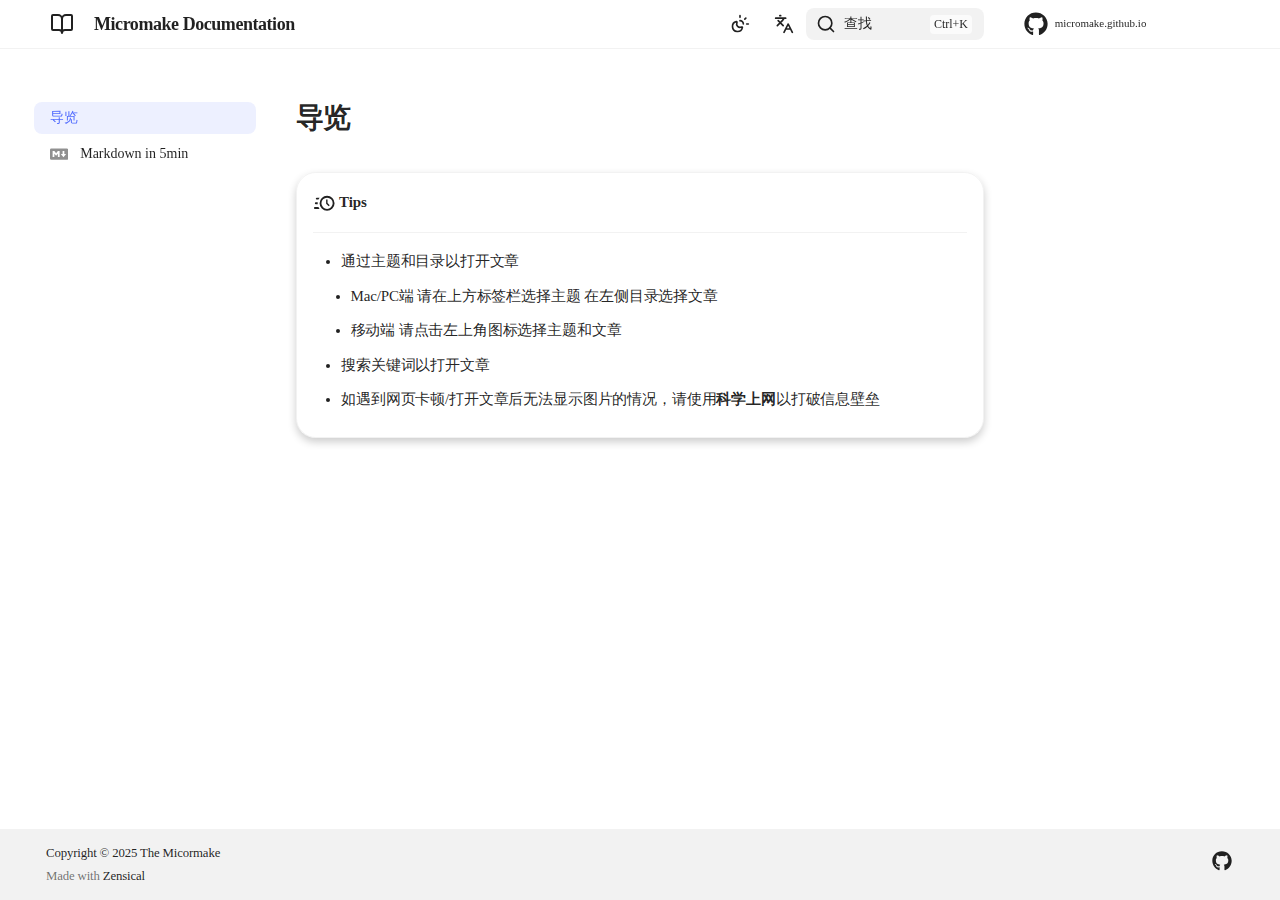
<file: site/index.html>
<!doctype html>
<html lang="zh" class="no-js">
  <head>
    
      <meta charset="utf-8">
      <meta name="viewport" content="width=device-width,initial-scale=1">
      
      
      
      
      
        <link rel="next" href="markdown/">
      
      
        
          <link rel="alternate" href="javascript:translateTo('english');" hreflang="en">
        
          <link rel="alternate" href="javascript:translateTo('chinese_simplified');" hreflang="zh">
        
      
      
      <link rel="icon" href="assets/images/favicon.png">
      <meta name="generator" content="zensical-0.0.9">
    
    
      
        <title>导览 - Micromake Documentation</title>
      
    
    
      
        
      
      <link rel="stylesheet" href="assets/stylesheets/modern/main.2644c6b7.min.css">
      
        
          
        
        <link rel="stylesheet" href="assets/stylesheets/modern/palette.dfe2e883.min.css">
      
      
  
  
    
  
    
  
    
  
    
  
    
  
    
  
    
  
    
  
    
  
    
  
    
  
    
  
  
  <style>:root{}</style>



    
    
      
    
    
      
        
        
        <link rel="preconnect" href="https://fonts.gstatic.com" crossorigin>
        <link rel="stylesheet" href="https://fonts.googleapis.com/css?family=Inter:300,300i,400,400i,500,500i,700,700i%7CJetBrains+Mono:400,400i,700,700i&display=fallback">
        <style>:root{--md-text-font:"Inter";--md-code-font:"JetBrains Mono"}</style>
      
    
    
      <link rel="stylesheet" href="stylesheets/extra.css">
    
      <link rel="stylesheet" href="stylesheets/extra2.css">
    
      <link rel="stylesheet" href="stylesheets/customize.css">
    
      <link rel="stylesheet" href="stylesheets/ziti.css">
    
    <script>__md_scope=new URL(".",location),__md_hash=e=>[...e].reduce(((e,t)=>(e<<5)-e+t.charCodeAt(0)),0),__md_get=(e,t=localStorage,a=__md_scope)=>JSON.parse(t.getItem(a.pathname+"."+e)),__md_set=(e,t,a=localStorage,_=__md_scope)=>{try{a.setItem(_.pathname+"."+e,JSON.stringify(t))}catch(e){}},document.documentElement.setAttribute("data-platform",navigator.platform)</script>
    
      

    
    
  </head>
  
  
    
    
      
    
    
    
    
    <body dir="ltr" data-md-color-scheme="default" data-md-color-primary="indigo" data-md-color-accent="indigo">
  
    
    <input class="md-toggle" data-md-toggle="drawer" type="checkbox" id="__drawer" autocomplete="off">
    <input class="md-toggle" data-md-toggle="search" type="checkbox" id="__search" autocomplete="off">
    <label class="md-overlay" for="__drawer"></label>
    <div data-md-component="skip">
      
    </div>
    <div data-md-component="announce">
      
    </div>
    
    
      

  

<header class="md-header md-header--shadow" data-md-component="header">
  <nav class="md-header__inner md-grid" aria-label="页眉">
    <a href="" title="Micromake Documentation" class="md-header__button md-logo" aria-label="Micromake Documentation" data-md-component="logo">
      
  
  <svg xmlns="http://www.w3.org/2000/svg" fill="none" stroke="currentColor" stroke-linecap="round" stroke-linejoin="round" stroke-width="2" class="lucide lucide-book-open" viewBox="0 0 24 24"><path d="M12 7v14M3 18a1 1 0 0 1-1-1V4a1 1 0 0 1 1-1h5a4 4 0 0 1 4 4 4 4 0 0 1 4-4h5a1 1 0 0 1 1 1v13a1 1 0 0 1-1 1h-6a3 3 0 0 0-3 3 3 3 0 0 0-3-3z"/></svg>

    </a>
    <label class="md-header__button md-icon" for="__drawer">
      
      <svg xmlns="http://www.w3.org/2000/svg" fill="none" stroke="currentColor" stroke-linecap="round" stroke-linejoin="round" stroke-width="2" class="lucide lucide-menu" viewBox="0 0 24 24"><path d="M4 5h16M4 12h16M4 19h16"/></svg>
    </label>
    <div class="md-header__title" data-md-component="header-title">
      <div class="md-header__ellipsis">
        <div class="md-header__topic">
          <span class="md-ellipsis">
            Micromake Documentation
          </span>
        </div>
        <div class="md-header__topic" data-md-component="header-topic">
          <span class="md-ellipsis">
            
              导览
            
          </span>
        </div>
      </div>
    </div>
    
      
        <form class="md-header__option" data-md-component="palette">
  
    
    
    
    <input class="md-option" data-md-color-media="(prefers-color-scheme)" data-md-color-scheme="default" data-md-color-primary="indigo" data-md-color-accent="indigo"  aria-label="关闭自动模式"  type="radio" name="__palette" id="__palette_0">
    
      <label class="md-header__button md-icon" title="关闭自动模式" for="__palette_1" hidden>
        <svg xmlns="http://www.w3.org/2000/svg" fill="none" stroke="currentColor" stroke-linecap="round" stroke-linejoin="round" stroke-width="2" class="lucide lucide-sun-moon" viewBox="0 0 24 24"><path d="M12 2v2M14.837 16.385a6 6 0 1 1-7.223-7.222c.624-.147.97.66.715 1.248a4 4 0 0 0 5.26 5.259c.589-.255 1.396.09 1.248.715M16 12a4 4 0 0 0-4-4M19 5l-1.256 1.256M20 12h2"/></svg>
      </label>
    
  
    
    
    
    <input class="md-option" data-md-color-media="(prefers-color-scheme: light)" data-md-color-scheme="default" data-md-color-primary="indigo" data-md-color-accent="indigo"  aria-label="切换至夜间模式"  type="radio" name="__palette" id="__palette_1">
    
      <label class="md-header__button md-icon" title="切换至夜间模式" for="__palette_2" hidden>
        <svg xmlns="http://www.w3.org/2000/svg" fill="none" stroke="currentColor" stroke-linecap="round" stroke-linejoin="round" stroke-width="2" class="lucide lucide-sun" viewBox="0 0 24 24"><circle cx="12" cy="12" r="4"/><path d="M12 2v2M12 20v2M4.93 4.93l1.41 1.41M17.66 17.66l1.41 1.41M2 12h2M20 12h2M6.34 17.66l-1.41 1.41M19.07 4.93l-1.41 1.41"/></svg>
      </label>
    
  
    
    
    
    <input class="md-option" data-md-color-media="(prefers-color-scheme: dark)" data-md-color-scheme="slate" data-md-color-primary="indigo" data-md-color-accent="indigo"  aria-label="切换至日间模式"  type="radio" name="__palette" id="__palette_2">
    
      <label class="md-header__button md-icon" title="切换至日间模式" for="__palette_0" hidden>
        <svg xmlns="http://www.w3.org/2000/svg" fill="none" stroke="currentColor" stroke-linecap="round" stroke-linejoin="round" stroke-width="2" class="lucide lucide-moon" viewBox="0 0 24 24"><path d="M20.985 12.486a9 9 0 1 1-9.473-9.472c.405-.022.617.46.402.803a6 6 0 0 0 8.268 8.268c.344-.215.825-.004.803.401"/></svg>
      </label>
    
  
</form>
      
    
    
      <script>var palette=__md_get("__palette");if(palette&&palette.color){if("(prefers-color-scheme)"===palette.color.media){var media=matchMedia("(prefers-color-scheme: light)"),input=document.querySelector(media.matches?"[data-md-color-media='(prefers-color-scheme: light)']":"[data-md-color-media='(prefers-color-scheme: dark)']");palette.color.media=input.getAttribute("data-md-color-media"),palette.color.scheme=input.getAttribute("data-md-color-scheme"),palette.color.primary=input.getAttribute("data-md-color-primary"),palette.color.accent=input.getAttribute("data-md-color-accent")}for(var[key,value]of Object.entries(palette.color))document.body.setAttribute("data-md-color-"+key,value)}</script>
    
    
      <div class="md-header__option">
  <div class="md-select">
    
    <button class="md-header__button md-icon" aria-label="选择当前语言">
      <svg xmlns="http://www.w3.org/2000/svg" fill="none" stroke="currentColor" stroke-linecap="round" stroke-linejoin="round" stroke-width="2" class="lucide lucide-languages" viewBox="0 0 24 24"><path d="m5 8 6 6M4 14l6-6 2-3M2 5h12M7 2h1M22 22l-5-10-5 10M14 18h6"/></svg>
    </button>
    <div class="md-select__inner">
      <ul class="md-select__list">
        
          <li class="md-select__item">
            <a href="javascript:translateTo('english');" hreflang="en" class="md-select__link">
              English
            </a>
          </li>
        
          <li class="md-select__item">
            <a href="javascript:translateTo('chinese_simplified');" hreflang="zh" class="md-select__link">
              中文
            </a>
          </li>
        
      </ul>
    </div>
  </div>
</div>
    
    
      
      
        <label class="md-header__button md-icon" for="__search">
          
          <svg xmlns="http://www.w3.org/2000/svg" fill="none" stroke="currentColor" stroke-linecap="round" stroke-linejoin="round" stroke-width="2" class="lucide lucide-search" viewBox="0 0 24 24"><path d="m21 21-4.34-4.34"/><circle cx="11" cy="11" r="8"/></svg>
        </label>
        <div class="md-search" data-md-component="search" role="dialog" aria-label="查找">
  <button type="button" class="md-search__button">
    查找
  </button>
</div>
      
    
    <div class="md-header__source">
      
        <a href="https://github.com/micromake/micromake.github.io" title="前往仓库" class="md-source" data-md-component="source">
  <div class="md-source__icon md-icon">
    
    <svg xmlns="http://www.w3.org/2000/svg" viewBox="0 0 512 512"><!--! Font Awesome Free 7.1.0 by @fontawesome - https://fontawesome.com License - https://fontawesome.com/license/free (Icons: CC BY 4.0, Fonts: SIL OFL 1.1, Code: MIT License) Copyright 2025 Fonticons, Inc.--><path fill="currentColor" d="M173.9 397.4c0 2-2.3 3.6-5.2 3.6-3.3.3-5.6-1.3-5.6-3.6 0-2 2.3-3.6 5.2-3.6 3-.3 5.6 1.3 5.6 3.6m-31.1-4.5c-.7 2 1.3 4.3 4.3 4.9 2.6 1 5.6 0 6.2-2s-1.3-4.3-4.3-5.2c-2.6-.7-5.5.3-6.2 2.3m44.2-1.7c-2.9.7-4.9 2.6-4.6 4.9.3 2 2.9 3.3 5.9 2.6 2.9-.7 4.9-2.6 4.6-4.6-.3-1.9-3-3.2-5.9-2.9M252.8 8C114.1 8 8 113.3 8 252c0 110.9 69.8 205.8 169.5 239.2 12.8 2.3 17.3-5.6 17.3-12.1 0-6.2-.3-40.4-.3-61.4 0 0-70 15-84.7-29.8 0 0-11.4-29.1-27.8-36.6 0 0-22.9-15.7 1.6-15.4 0 0 24.9 2 38.6 25.8 21.9 38.6 58.6 27.5 72.9 20.9 2.3-16 8.8-27.1 16-33.7-55.9-6.2-112.3-14.3-112.3-110.5 0-27.5 7.6-41.3 23.6-58.9-2.6-6.5-11.1-33.3 2.6-67.9 20.9-6.5 69 27 69 27 20-5.6 41.5-8.5 62.8-8.5s42.8 2.9 62.8 8.5c0 0 48.1-33.6 69-27 13.7 34.7 5.2 61.4 2.6 67.9 16 17.7 25.8 31.5 25.8 58.9 0 96.5-58.9 104.2-114.8 110.5 9.2 7.9 17 22.9 17 46.4 0 33.7-.3 75.4-.3 83.6 0 6.5 4.6 14.4 17.3 12.1C436.2 457.8 504 362.9 504 252 504 113.3 391.5 8 252.8 8M105.2 352.9c-1.3 1-1 3.3.7 5.2 1.6 1.6 3.9 2.3 5.2 1 1.3-1 1-3.3-.7-5.2-1.6-1.6-3.9-2.3-5.2-1m-10.8-8.1c-.7 1.3.3 2.9 2.3 3.9 1.6 1 3.6.7 4.3-.7.7-1.3-.3-2.9-2.3-3.9-2-.6-3.6-.3-4.3.7m32.4 35.6c-1.6 1.3-1 4.3 1.3 6.2 2.3 2.3 5.2 2.6 6.5 1 1.3-1.3.7-4.3-1.3-6.2-2.2-2.3-5.2-2.6-6.5-1m-11.4-14.7c-1.6 1-1.6 3.6 0 5.9s4.3 3.3 5.6 2.3c1.6-1.3 1.6-3.9 0-6.2-1.4-2.3-4-3.3-5.6-2"/></svg>
  </div>
  <div class="md-source__repository">
    micromake.github.io
  </div>
</a>
      
    </div>
  </nav>
  
</header>
    
    <div class="md-container" data-md-component="container">
      
      
        
          
        
      
      <main class="md-main" data-md-component="main">
        <div class="md-main__inner md-grid">
          
            
              
                
              
              <div class="md-sidebar md-sidebar--primary" data-md-component="sidebar" data-md-type="navigation" >
                <div class="md-sidebar__scrollwrap">
                  <div class="md-sidebar__inner">
                    



<nav class="md-nav md-nav--primary" aria-label="导航栏" data-md-level="0">
  <label class="md-nav__title" for="__drawer">
    <a href="" title="Micromake Documentation" class="md-nav__button md-logo" aria-label="Micromake Documentation" data-md-component="logo">
      
  
  <svg xmlns="http://www.w3.org/2000/svg" fill="none" stroke="currentColor" stroke-linecap="round" stroke-linejoin="round" stroke-width="2" class="lucide lucide-book-open" viewBox="0 0 24 24"><path d="M12 7v14M3 18a1 1 0 0 1-1-1V4a1 1 0 0 1 1-1h5a4 4 0 0 1 4 4 4 4 0 0 1 4-4h5a1 1 0 0 1 1 1v13a1 1 0 0 1-1 1h-6a3 3 0 0 0-3 3 3 3 0 0 0-3-3z"/></svg>

    </a>
    Micromake Documentation
  </label>
  
    <div class="md-nav__source">
      <a href="https://github.com/micromake/micromake.github.io" title="前往仓库" class="md-source" data-md-component="source">
  <div class="md-source__icon md-icon">
    
    <svg xmlns="http://www.w3.org/2000/svg" viewBox="0 0 512 512"><!--! Font Awesome Free 7.1.0 by @fontawesome - https://fontawesome.com License - https://fontawesome.com/license/free (Icons: CC BY 4.0, Fonts: SIL OFL 1.1, Code: MIT License) Copyright 2025 Fonticons, Inc.--><path fill="currentColor" d="M173.9 397.4c0 2-2.3 3.6-5.2 3.6-3.3.3-5.6-1.3-5.6-3.6 0-2 2.3-3.6 5.2-3.6 3-.3 5.6 1.3 5.6 3.6m-31.1-4.5c-.7 2 1.3 4.3 4.3 4.9 2.6 1 5.6 0 6.2-2s-1.3-4.3-4.3-5.2c-2.6-.7-5.5.3-6.2 2.3m44.2-1.7c-2.9.7-4.9 2.6-4.6 4.9.3 2 2.9 3.3 5.9 2.6 2.9-.7 4.9-2.6 4.6-4.6-.3-1.9-3-3.2-5.9-2.9M252.8 8C114.1 8 8 113.3 8 252c0 110.9 69.8 205.8 169.5 239.2 12.8 2.3 17.3-5.6 17.3-12.1 0-6.2-.3-40.4-.3-61.4 0 0-70 15-84.7-29.8 0 0-11.4-29.1-27.8-36.6 0 0-22.9-15.7 1.6-15.4 0 0 24.9 2 38.6 25.8 21.9 38.6 58.6 27.5 72.9 20.9 2.3-16 8.8-27.1 16-33.7-55.9-6.2-112.3-14.3-112.3-110.5 0-27.5 7.6-41.3 23.6-58.9-2.6-6.5-11.1-33.3 2.6-67.9 20.9-6.5 69 27 69 27 20-5.6 41.5-8.5 62.8-8.5s42.8 2.9 62.8 8.5c0 0 48.1-33.6 69-27 13.7 34.7 5.2 61.4 2.6 67.9 16 17.7 25.8 31.5 25.8 58.9 0 96.5-58.9 104.2-114.8 110.5 9.2 7.9 17 22.9 17 46.4 0 33.7-.3 75.4-.3 83.6 0 6.5 4.6 14.4 17.3 12.1C436.2 457.8 504 362.9 504 252 504 113.3 391.5 8 252.8 8M105.2 352.9c-1.3 1-1 3.3.7 5.2 1.6 1.6 3.9 2.3 5.2 1 1.3-1 1-3.3-.7-5.2-1.6-1.6-3.9-2.3-5.2-1m-10.8-8.1c-.7 1.3.3 2.9 2.3 3.9 1.6 1 3.6.7 4.3-.7.7-1.3-.3-2.9-2.3-3.9-2-.6-3.6-.3-4.3.7m32.4 35.6c-1.6 1.3-1 4.3 1.3 6.2 2.3 2.3 5.2 2.6 6.5 1 1.3-1.3.7-4.3-1.3-6.2-2.2-2.3-5.2-2.6-6.5-1m-11.4-14.7c-1.6 1-1.6 3.6 0 5.9s4.3 3.3 5.6 2.3c1.6-1.3 1.6-3.9 0-6.2-1.4-2.3-4-3.3-5.6-2"/></svg>
  </div>
  <div class="md-source__repository">
    micromake.github.io
  </div>
</a>
    </div>
  
  <ul class="md-nav__list" data-md-scrollfix>
    
      
      
  
  
    
  
  
  
    <li class="md-nav__item md-nav__item--active">
      
      <input class="md-nav__toggle md-toggle" type="checkbox" id="__toc">
      
      
      
      <a href="" class="md-nav__link md-nav__link--active">
        
  
  
  <span class="md-ellipsis">
    
  
    导览
  

    
  </span>
  
  

      </a>
      
    </li>
  

    
      
      
  
  
  
  
    <li class="md-nav__item">
      <a href="markdown/" class="md-nav__link">
        
  
  
    <svg xmlns="http://www.w3.org/2000/svg" viewBox="0 0 24 24"><path d="M22.27 19.385H1.73A1.73 1.73 0 0 1 0 17.655V6.345a1.73 1.73 0 0 1 1.73-1.73h20.54A1.73 1.73 0 0 1 24 6.345v11.308a1.73 1.73 0 0 1-1.73 1.731zM5.769 15.923v-4.5l2.308 2.885 2.307-2.885v4.5h2.308V8.078h-2.308l-2.307 2.885-2.308-2.885H3.46v7.847zM21.232 12h-2.309V8.077h-2.307V12h-2.308l3.461 4.039z"/></svg>
  
  <span class="md-ellipsis">
    
  
    Markdown in 5min
  

    
  </span>
  
  

      </a>
    </li>
  

    
  </ul>
</nav>
                  </div>
                </div>
              </div>
            
            
              
                
              
              <div class="md-sidebar md-sidebar--secondary" data-md-component="sidebar" data-md-type="toc" >
                <div class="md-sidebar__scrollwrap">
                  <div class="md-sidebar__inner">
                    


<nav class="md-nav md-nav--secondary" aria-label="目录">
  
  
  
  
</nav>
                  </div>
                </div>
              </div>
            
          
          
            <div class="md-content" data-md-component="content">
              
                

  



  


              
              <article class="md-content__inner md-typeset">
                
                  
  
  


  <h1>导览</h1>

<!-- !!! tip
    <ul>
      <li>通过主题和目录以打开文章</li>
      <ul>
        <li>Mac/PC端 请在上方标签栏选择主题 在左侧目录选择文章</li>
        <li>移动端 请点击左上角图标选择主题和文章</li>
      </ul>
      <li>搜索关键词以打开文章</li>
      <li>
        如遇到网页卡顿/打开文章后无法显示图片的情况，请使用<strong>科学上网</strong>以打破信息壁垒
      </li>
    </ul> -->

<div class="grid cards">
<ul>
<li>
<p><span class="twemoji lg middle"><svg xmlns="http://www.w3.org/2000/svg" viewBox="0 0 24 24"><path d="M15 4a8 8 0 0 1 8 8 8 8 0 0 1-8 8 8 8 0 0 1-8-8 8 8 0 0 1 8-8m0 2a6 6 0 0 0-6 6 6 6 0 0 0 6 6 6 6 0 0 0 6-6 6 6 0 0 0-6-6m-1 2h1.5v3.78l2.33 2.33-1.06 1.06L14 12.4zM2 18a1 1 0 0 1-1-1 1 1 0 0 1 1-1h3.83c.31.71.71 1.38 1.17 2zm1-5a1 1 0 0 1-1-1 1 1 0 0 1 1-1h2.05L5 12l.05 1zm1-5a1 1 0 0 1-1-1 1 1 0 0 1 1-1h3c-.46.62-.86 1.29-1.17 2z"/></svg></span> <strong>Tips</strong></p>
<hr />
<p><ul>
  <li>通过主题和目录以打开文章</li>
  <ul>
    <li>Mac/PC端 请在上方标签栏选择主题 在左侧目录选择文章</li>
    <li>移动端 请点击左上角图标选择主题和文章</li>
  </ul>
  <li>搜索关键词以打开文章</li>
  <li>
    如遇到网页卡顿/打开文章后无法显示图片的情况，请使用<strong>科学上网</strong>以打破信息壁垒
  </li>
</ul></p>
</li>
</ul>
</div>

  









  
  




  



                
              </article>
            </div>
          
          
  <script>var tabs=__md_get("__tabs");if(Array.isArray(tabs))e:for(var set of document.querySelectorAll(".tabbed-set")){var labels=set.querySelector(".tabbed-labels");for(var tab of tabs)for(var label of labels.getElementsByTagName("label"))if(label.innerText.trim()===tab){var input=document.getElementById(label.htmlFor);input.checked=!0;continue e}}</script>

<script>var target=document.getElementById(location.hash.slice(1));target&&target.name&&(target.checked=target.name.startsWith("__tabbed_"))</script>
        </div>
        
          <button type="button" class="md-top md-icon" data-md-component="top" hidden>
  
  <svg xmlns="http://www.w3.org/2000/svg" fill="none" stroke="currentColor" stroke-linecap="round" stroke-linejoin="round" stroke-width="2" class="lucide lucide-circle-arrow-up" viewBox="0 0 24 24"><circle cx="12" cy="12" r="10"/><path d="m16 12-4-4-4 4M12 16V8"/></svg>
  回到页面顶部
</button>
        
      </main>
      
        <footer class="md-footer">
  
    
      
        
      
      <nav class="md-footer__inner md-grid" aria-label="页脚" hidden>
        
        
          
          <a href="markdown/" class="md-footer__link md-footer__link--next" aria-label="下一页: Markdown in 5min">
            <div class="md-footer__title">
              <span class="md-footer__direction">
                下一页
              </span>
              <div class="md-ellipsis">
                Markdown in 5min
              </div>
            </div>
            <div class="md-footer__button md-icon">
              
              <svg xmlns="http://www.w3.org/2000/svg" fill="none" stroke="currentColor" stroke-linecap="round" stroke-linejoin="round" stroke-width="2" class="lucide lucide-arrow-right" viewBox="0 0 24 24"><path d="M5 12h14M12 5l7 7-7 7"/></svg>
            </div>
          </a>
        
      </nav>
    
  
  <div class="md-footer-meta md-typeset">
    <div class="md-footer-meta__inner md-grid">
      <div class="md-copyright">
  
    <div class="md-copyright__highlight">
      Copyright &copy; 2025 The Micormake

    </div>
  
  
    Made with
    <a href="https://zensical.org/" target="_blank" rel="noopener">
      Zensical
    </a>
  
</div>
      
        
<div class="md-social">
  
    
    
    
    
      
      
    
    <a href="https://github.com/micromake" target="_blank" rel="noopener" title="github.com" class="md-social__link">
      <svg xmlns="http://www.w3.org/2000/svg" viewBox="0 0 512 512"><!--! Font Awesome Free 7.1.0 by @fontawesome - https://fontawesome.com License - https://fontawesome.com/license/free (Icons: CC BY 4.0, Fonts: SIL OFL 1.1, Code: MIT License) Copyright 2025 Fonticons, Inc.--><path fill="currentColor" d="M173.9 397.4c0 2-2.3 3.6-5.2 3.6-3.3.3-5.6-1.3-5.6-3.6 0-2 2.3-3.6 5.2-3.6 3-.3 5.6 1.3 5.6 3.6m-31.1-4.5c-.7 2 1.3 4.3 4.3 4.9 2.6 1 5.6 0 6.2-2s-1.3-4.3-4.3-5.2c-2.6-.7-5.5.3-6.2 2.3m44.2-1.7c-2.9.7-4.9 2.6-4.6 4.9.3 2 2.9 3.3 5.9 2.6 2.9-.7 4.9-2.6 4.6-4.6-.3-1.9-3-3.2-5.9-2.9M252.8 8C114.1 8 8 113.3 8 252c0 110.9 69.8 205.8 169.5 239.2 12.8 2.3 17.3-5.6 17.3-12.1 0-6.2-.3-40.4-.3-61.4 0 0-70 15-84.7-29.8 0 0-11.4-29.1-27.8-36.6 0 0-22.9-15.7 1.6-15.4 0 0 24.9 2 38.6 25.8 21.9 38.6 58.6 27.5 72.9 20.9 2.3-16 8.8-27.1 16-33.7-55.9-6.2-112.3-14.3-112.3-110.5 0-27.5 7.6-41.3 23.6-58.9-2.6-6.5-11.1-33.3 2.6-67.9 20.9-6.5 69 27 69 27 20-5.6 41.5-8.5 62.8-8.5s42.8 2.9 62.8 8.5c0 0 48.1-33.6 69-27 13.7 34.7 5.2 61.4 2.6 67.9 16 17.7 25.8 31.5 25.8 58.9 0 96.5-58.9 104.2-114.8 110.5 9.2 7.9 17 22.9 17 46.4 0 33.7-.3 75.4-.3 83.6 0 6.5 4.6 14.4 17.3 12.1C436.2 457.8 504 362.9 504 252 504 113.3 391.5 8 252.8 8M105.2 352.9c-1.3 1-1 3.3.7 5.2 1.6 1.6 3.9 2.3 5.2 1 1.3-1 1-3.3-.7-5.2-1.6-1.6-3.9-2.3-5.2-1m-10.8-8.1c-.7 1.3.3 2.9 2.3 3.9 1.6 1 3.6.7 4.3-.7.7-1.3-.3-2.9-2.3-3.9-2-.6-3.6-.3-4.3.7m32.4 35.6c-1.6 1.3-1 4.3 1.3 6.2 2.3 2.3 5.2 2.6 6.5 1 1.3-1.3.7-4.3-1.3-6.2-2.2-2.3-5.2-2.6-6.5-1m-11.4-14.7c-1.6 1-1.6 3.6 0 5.9s4.3 3.3 5.6 2.3c1.6-1.3 1.6-3.9 0-6.2-1.4-2.3-4-3.3-5.6-2"/></svg>
    </a>
  
</div>
      
    </div>
  </div>
</footer>
      
    </div>
    <div class="md-dialog" data-md-component="dialog">
      <div class="md-dialog__inner md-typeset"></div>
    </div>
    
    
    
      
      
      
      <script id="__config" type="application/json">{"annotate":null,"base":".","features":["announce.dismiss","content.code.annotate","content.code.copy","content.code.select","content.footnote.tooltips","content.tabs.link","content.tooltips","navigation.footer","navigation.indexes","navigation.instant","navigation.instant.prefetch","navigation.path","navigation.sections","navigation.top","navigation.tracking","search.highlight","search.suggest","search.share"],"search":"assets/javascripts/workers/search.5e1f2129.min.js","tags":null,"translations":{"clipboard.copied":"已复制","clipboard.copy":"复制","search.result.more.one":"在该页上还有 1 个符合条件的结果","search.result.more.other":"在该页上还有 # 个符合条件的结果","search.result.none":"没有找到符合条件的结果","search.result.one":"找到 1 个符合条件的结果","search.result.other":"# 个符合条件的结果","search.result.placeholder":"键入以开始搜索","search.result.term.missing":"缺少","select.version":"选择当前版本"},"version":null}</script>
    
    
      <script src="assets/javascripts/bundle.21aa498e.min.js"></script>
      
        <script src="javascripts/glm-config.js"></script>
      
        <script src="javascripts/glm-translate.js"></script>
      
    
  </body>
</html>
</file>
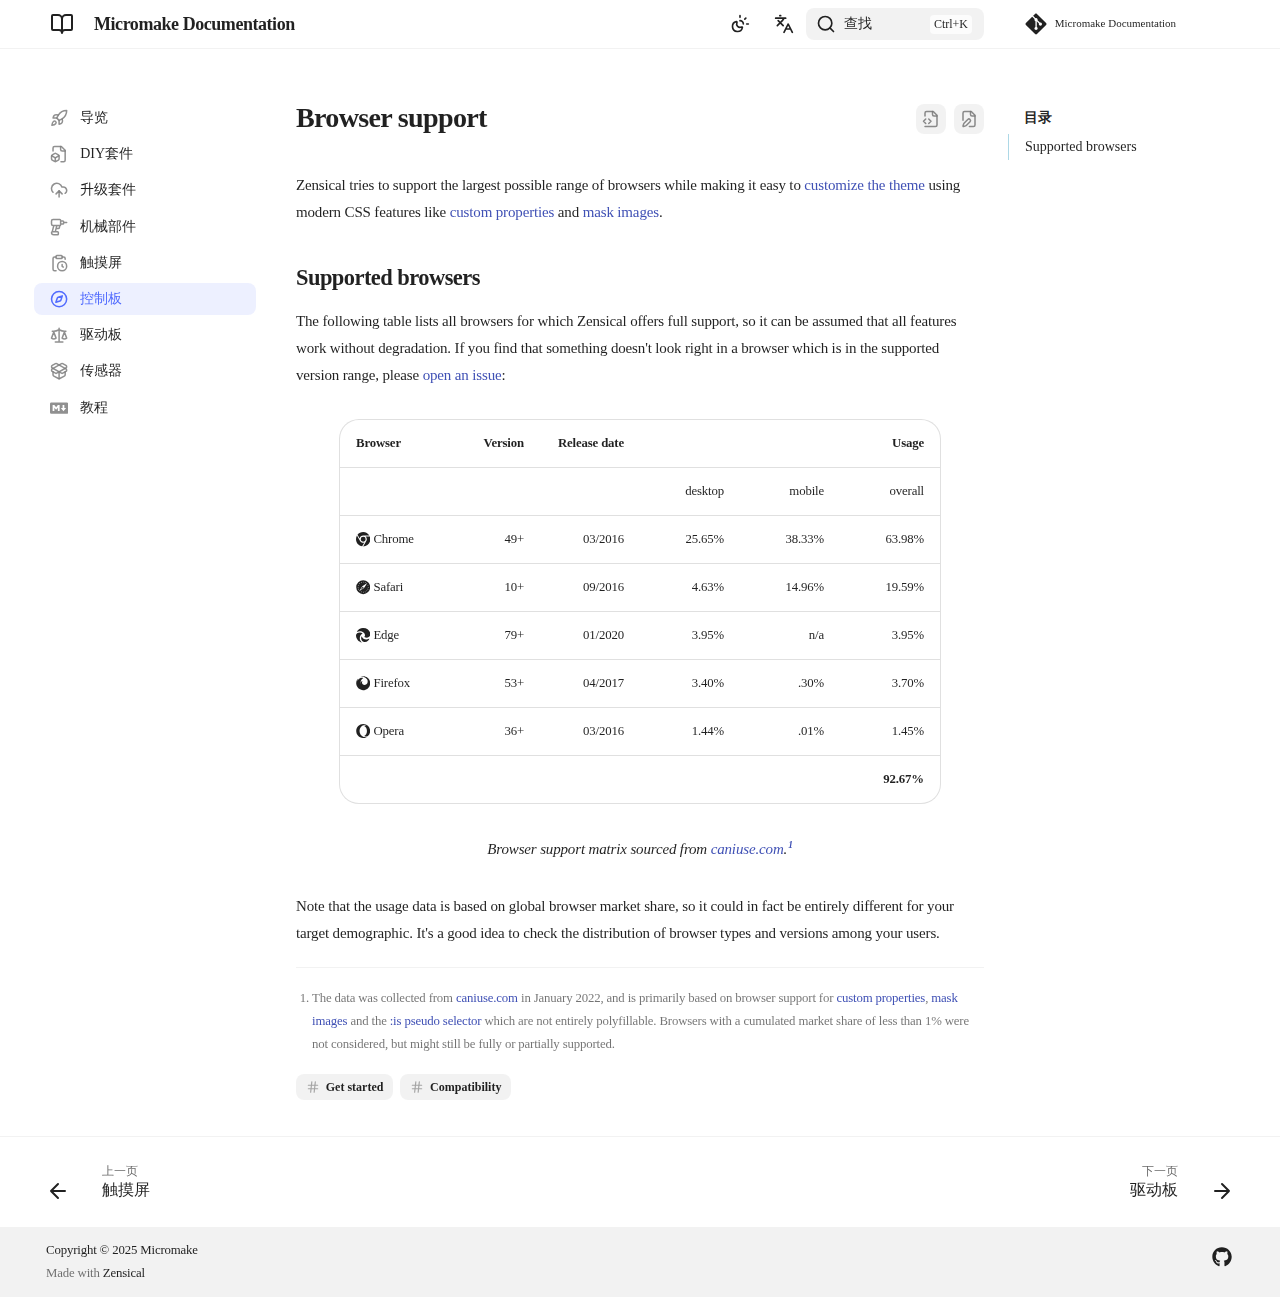
<file: site/browser-support/index.html>
<!doctype html>
<html lang="zh" class="no-js">
  <head>
    
      <meta charset="utf-8">
      <meta name="viewport" content="width=device-width,initial-scale=1">
      
      
      
        <link rel="canonical" href="https://micromake.github.io/browser-support/">
      
      
        <link rel="prev" href="../upgrade/">
      
      
        <link rel="next" href="../license/">
      
      
        
          <link rel="alternate" href="../javascript:translateTo('english');" hreflang="en">
        
          <link rel="alternate" href="../javascript:translateTo('french');" hreflang="fr">
        
          <link rel="alternate" href="../javascript:translateTo('korean');" hreflang="kr">
        
          <link rel="alternate" href="../javascript:translateTo('japanese');" hreflang="ja">
        
          <link rel="alternate" href="../javascript:translateTo('chinese_simplified');" hreflang="zh">
        
      
      
      <link rel="icon" href="../assets/images/favicon.png">
      <meta name="generator" content="zensical-0.0.9">
    
    
      
        <title>Browser support - Micromake Documentation</title>
      
    
    
      
        
      
      <link rel="stylesheet" href="../assets/stylesheets/modern/main.2644c6b7.min.css">
      
        
          
        
        <link rel="stylesheet" href="../assets/stylesheets/modern/palette.dfe2e883.min.css">
      
      
  
  
    
  
    
  
    
  
    
  
    
  
    
  
    
  
    
  
    
  
    
  
    
  
    
  
  
  <style>:root{}</style>



  
  
    
      
      
      
    
  
  
  <style>:root{.md-tag{--md-tag-icon:url('data:image/svg+xml;charset=utf-8,%3Csvg%20xmlns%3D%22http%3A//www.w3.org/2000/svg%22%20fill%3D%22none%22%20stroke%3D%22currentColor%22%20stroke-linecap%3D%22round%22%20stroke-linejoin%3D%22round%22%20stroke-width%3D%222%22%20class%3D%22lucide%20lucide-hash%22%20viewBox%3D%220%200%2024%2024%22%3E%3Cpath%20d%3D%22M4%209h16M4%2015h16M10%203%208%2021M16%203l-2%2018%22/%3E%3C/svg%3E');}}</style>

    
    
      
    
    
      
        
        
        <link rel="preconnect" href="https://fonts.gstatic.com" crossorigin>
        <link rel="stylesheet" href="https://fonts.googleapis.com/css?family=Inter:300,300i,400,400i,500,500i,700,700i%7CJetBrains+Mono:400,400i,700,700i&display=fallback">
        <style>:root{--md-text-font:"Inter";--md-code-font:"JetBrains Mono"}</style>
      
    
    
      <link rel="stylesheet" href="../assets/stylesheets/extra.css">
    
      <link rel="stylesheet" href="../assets/stylesheets/extra2.css">
    
      <link rel="stylesheet" href="../assets/stylesheets/customize.css">
    
      <link rel="stylesheet" href="../assets/stylesheets/ziti.css">
    
    <script>__md_scope=new URL("/",location),__md_hash=e=>[...e].reduce(((e,t)=>(e<<5)-e+t.charCodeAt(0)),0),__md_get=(e,t=localStorage,a=__md_scope)=>JSON.parse(t.getItem(a.pathname+"."+e)),__md_set=(e,t,a=localStorage,_=__md_scope)=>{try{a.setItem(_.pathname+"."+e,JSON.stringify(t))}catch(e){}},document.documentElement.setAttribute("data-platform",navigator.platform)</script>
    
      

    
    
  </head>
  
  
    
    
      
    
    
    
    
    <body dir="ltr" data-md-color-scheme="default" data-md-color-primary="indigo" data-md-color-accent="indigo">
  
    
    <input class="md-toggle" data-md-toggle="drawer" type="checkbox" id="__drawer" autocomplete="off">
    <input class="md-toggle" data-md-toggle="search" type="checkbox" id="__search" autocomplete="off">
    <label class="md-overlay" for="__drawer"></label>
    <div data-md-component="skip">
      
        
        <a href="#browser-support" class="md-skip">
          跳转至
        </a>
      
    </div>
    <div data-md-component="announce">
      
    </div>
    
    
      

  

<header class="md-header md-header--shadow" data-md-component="header">
  <nav class="md-header__inner md-grid" aria-label="页眉">
    <a href=".." title="Micromake Documentation" class="md-header__button md-logo" aria-label="Micromake Documentation" data-md-component="logo">
      
  
  <svg xmlns="http://www.w3.org/2000/svg" fill="none" stroke="currentColor" stroke-linecap="round" stroke-linejoin="round" stroke-width="2" class="lucide lucide-book-open" viewBox="0 0 24 24"><path d="M12 7v14M3 18a1 1 0 0 1-1-1V4a1 1 0 0 1 1-1h5a4 4 0 0 1 4 4 4 4 0 0 1 4-4h5a1 1 0 0 1 1 1v13a1 1 0 0 1-1 1h-6a3 3 0 0 0-3 3 3 3 0 0 0-3-3z"/></svg>

    </a>
    <label class="md-header__button md-icon" for="__drawer">
      
      <svg xmlns="http://www.w3.org/2000/svg" fill="none" stroke="currentColor" stroke-linecap="round" stroke-linejoin="round" stroke-width="2" class="lucide lucide-menu" viewBox="0 0 24 24"><path d="M4 5h16M4 12h16M4 19h16"/></svg>
    </label>
    <div class="md-header__title" data-md-component="header-title">
      <div class="md-header__ellipsis">
        <div class="md-header__topic">
          <span class="md-ellipsis">
            Micromake Documentation
          </span>
        </div>
        <div class="md-header__topic" data-md-component="header-topic">
          <span class="md-ellipsis">
            
              Browser support
            
          </span>
        </div>
      </div>
    </div>
    
      
        <form class="md-header__option" data-md-component="palette">
  
    
    
    
    <input class="md-option" data-md-color-media="(prefers-color-scheme)" data-md-color-scheme="default" data-md-color-primary="indigo" data-md-color-accent="indigo"  aria-label="Switch to light mode"  type="radio" name="__palette" id="__palette_0">
    
      <label class="md-header__button md-icon" title="Switch to light mode" for="__palette_1" hidden>
        <svg xmlns="http://www.w3.org/2000/svg" fill="none" stroke="currentColor" stroke-linecap="round" stroke-linejoin="round" stroke-width="2" class="lucide lucide-sun-moon" viewBox="0 0 24 24"><path d="M12 2v2M14.837 16.385a6 6 0 1 1-7.223-7.222c.624-.147.97.66.715 1.248a4 4 0 0 0 5.26 5.259c.589-.255 1.396.09 1.248.715M16 12a4 4 0 0 0-4-4M19 5l-1.256 1.256M20 12h2"/></svg>
      </label>
    
  
    
    
    
    <input class="md-option" data-md-color-media="(prefers-color-scheme: light)" data-md-color-scheme="default" data-md-color-primary="indigo" data-md-color-accent="indigo"  aria-label="Switch to dark mode"  type="radio" name="__palette" id="__palette_1">
    
      <label class="md-header__button md-icon" title="Switch to dark mode" for="__palette_2" hidden>
        <svg xmlns="http://www.w3.org/2000/svg" fill="none" stroke="currentColor" stroke-linecap="round" stroke-linejoin="round" stroke-width="2" class="lucide lucide-sun" viewBox="0 0 24 24"><circle cx="12" cy="12" r="4"/><path d="M12 2v2M12 20v2M4.93 4.93l1.41 1.41M17.66 17.66l1.41 1.41M2 12h2M20 12h2M6.34 17.66l-1.41 1.41M19.07 4.93l-1.41 1.41"/></svg>
      </label>
    
  
    
    
    
    <input class="md-option" data-md-color-media="(prefers-color-scheme: dark)" data-md-color-scheme="slate" data-md-color-primary="indigo" data-md-color-accent="light-blue"  aria-label="Switch to system preference"  type="radio" name="__palette" id="__palette_2">
    
      <label class="md-header__button md-icon" title="Switch to system preference" for="__palette_0" hidden>
        <svg xmlns="http://www.w3.org/2000/svg" fill="none" stroke="currentColor" stroke-linecap="round" stroke-linejoin="round" stroke-width="2" class="lucide lucide-moon-star" viewBox="0 0 24 24"><path d="M18 5h4M20 3v4M20.985 12.486a9 9 0 1 1-9.473-9.472c.405-.022.617.46.402.803a6 6 0 0 0 8.268 8.268c.344-.215.825-.004.803.401"/></svg>
      </label>
    
  
</form>
      
    
    
      <script>var palette=__md_get("__palette");if(palette&&palette.color){if("(prefers-color-scheme)"===palette.color.media){var media=matchMedia("(prefers-color-scheme: light)"),input=document.querySelector(media.matches?"[data-md-color-media='(prefers-color-scheme: light)']":"[data-md-color-media='(prefers-color-scheme: dark)']");palette.color.media=input.getAttribute("data-md-color-media"),palette.color.scheme=input.getAttribute("data-md-color-scheme"),palette.color.primary=input.getAttribute("data-md-color-primary"),palette.color.accent=input.getAttribute("data-md-color-accent")}for(var[key,value]of Object.entries(palette.color))document.body.setAttribute("data-md-color-"+key,value)}</script>
    
    
      <div class="md-header__option">
  <div class="md-select">
    
    <button class="md-header__button md-icon" aria-label="选择当前语言">
      <svg xmlns="http://www.w3.org/2000/svg" fill="none" stroke="currentColor" stroke-linecap="round" stroke-linejoin="round" stroke-width="2" class="lucide lucide-languages" viewBox="0 0 24 24"><path d="m5 8 6 6M4 14l6-6 2-3M2 5h12M7 2h1M22 22l-5-10-5 10M14 18h6"/></svg>
    </button>
    <div class="md-select__inner">
      <ul class="md-select__list">
        
          <li class="md-select__item">
            <a href="../javascript:translateTo('english');" hreflang="en" class="md-select__link">
              English
            </a>
          </li>
        
          <li class="md-select__item">
            <a href="../javascript:translateTo('french');" hreflang="fr" class="md-select__link">
              Français
            </a>
          </li>
        
          <li class="md-select__item">
            <a href="../javascript:translateTo('korean');" hreflang="kr" class="md-select__link">
              한국어
            </a>
          </li>
        
          <li class="md-select__item">
            <a href="../javascript:translateTo('japanese');" hreflang="ja" class="md-select__link">
              日本語
            </a>
          </li>
        
          <li class="md-select__item">
            <a href="../javascript:translateTo('chinese_simplified');" hreflang="zh" class="md-select__link">
              中文
            </a>
          </li>
        
      </ul>
    </div>
  </div>
</div>
    
    
      
      
        <label class="md-header__button md-icon" for="__search">
          
          <svg xmlns="http://www.w3.org/2000/svg" fill="none" stroke="currentColor" stroke-linecap="round" stroke-linejoin="round" stroke-width="2" class="lucide lucide-search" viewBox="0 0 24 24"><path d="m21 21-4.34-4.34"/><circle cx="11" cy="11" r="8"/></svg>
        </label>
        <div class="md-search" data-md-component="search" role="dialog" aria-label="查找">
  <button type="button" class="md-search__button">
    查找
  </button>
</div>
      
    
    <div class="md-header__source">
      
        <a href="https://github.com/micromake/micromake.github.io" title="前往仓库" class="md-source" data-md-component="source">
  <div class="md-source__icon md-icon">
    
    <svg xmlns="http://www.w3.org/2000/svg" viewBox="0 0 448 512"><!--! Font Awesome Free 7.1.0 by @fontawesome - https://fontawesome.com License - https://fontawesome.com/license/free (Icons: CC BY 4.0, Fonts: SIL OFL 1.1, Code: MIT License) Copyright 2025 Fonticons, Inc.--><path fill="currentColor" d="M439.6 236.1 244 40.5c-5.4-5.5-12.8-8.5-20.4-8.5s-15 3-20.4 8.4L162.5 81l51.5 51.5c27.1-9.1 52.7 16.8 43.4 43.7l49.7 49.7c34.2-11.8 61.2 31 35.5 56.7-26.5 26.5-70.2-2.9-56-37.3L240.3 199v121.9c25.3 12.5 22.3 41.8 9.1 55-6.4 6.4-15.2 10.1-24.3 10.1s-17.8-3.6-24.3-10.1c-17.6-17.6-11.1-46.9 11.2-56v-123c-20.8-8.5-24.6-30.7-18.6-45L142.6 101 8.5 235.1C3 240.6 0 247.9 0 255.5s3 15 8.5 20.4l195.6 195.7c5.4 5.4 12.7 8.4 20.4 8.4s15-3 20.4-8.4l194.7-194.7c5.4-5.4 8.4-12.8 8.4-20.4s-3-15-8.4-20.4"/></svg>
  </div>
  <div class="md-source__repository">
    Micromake Documentation
  </div>
</a>
      
    </div>
  </nav>
  
</header>
    
    <div class="md-container" data-md-component="container">
      
      
        
          
        
      
      <main class="md-main" data-md-component="main">
        <div class="md-main__inner md-grid">
          
            
              
              <div class="md-sidebar md-sidebar--primary" data-md-component="sidebar" data-md-type="navigation" >
                <div class="md-sidebar__scrollwrap">
                  <div class="md-sidebar__inner">
                    



<nav class="md-nav md-nav--primary" aria-label="导航栏" data-md-level="0">
  <label class="md-nav__title" for="__drawer">
    <a href=".." title="Micromake Documentation" class="md-nav__button md-logo" aria-label="Micromake Documentation" data-md-component="logo">
      
  
  <svg xmlns="http://www.w3.org/2000/svg" fill="none" stroke="currentColor" stroke-linecap="round" stroke-linejoin="round" stroke-width="2" class="lucide lucide-book-open" viewBox="0 0 24 24"><path d="M12 7v14M3 18a1 1 0 0 1-1-1V4a1 1 0 0 1 1-1h5a4 4 0 0 1 4 4 4 4 0 0 1 4-4h5a1 1 0 0 1 1 1v13a1 1 0 0 1-1 1h-6a3 3 0 0 0-3 3 3 3 0 0 0-3-3z"/></svg>

    </a>
    Micromake Documentation
  </label>
  
    <div class="md-nav__source">
      <a href="https://github.com/micromake/micromake.github.io" title="前往仓库" class="md-source" data-md-component="source">
  <div class="md-source__icon md-icon">
    
    <svg xmlns="http://www.w3.org/2000/svg" viewBox="0 0 448 512"><!--! Font Awesome Free 7.1.0 by @fontawesome - https://fontawesome.com License - https://fontawesome.com/license/free (Icons: CC BY 4.0, Fonts: SIL OFL 1.1, Code: MIT License) Copyright 2025 Fonticons, Inc.--><path fill="currentColor" d="M439.6 236.1 244 40.5c-5.4-5.5-12.8-8.5-20.4-8.5s-15 3-20.4 8.4L162.5 81l51.5 51.5c27.1-9.1 52.7 16.8 43.4 43.7l49.7 49.7c34.2-11.8 61.2 31 35.5 56.7-26.5 26.5-70.2-2.9-56-37.3L240.3 199v121.9c25.3 12.5 22.3 41.8 9.1 55-6.4 6.4-15.2 10.1-24.3 10.1s-17.8-3.6-24.3-10.1c-17.6-17.6-11.1-46.9 11.2-56v-123c-20.8-8.5-24.6-30.7-18.6-45L142.6 101 8.5 235.1C3 240.6 0 247.9 0 255.5s3 15 8.5 20.4l195.6 195.7c5.4 5.4 12.7 8.4 20.4 8.4s15-3 20.4-8.4l194.7-194.7c5.4-5.4 8.4-12.8 8.4-20.4s-3-15-8.4-20.4"/></svg>
  </div>
  <div class="md-source__repository">
    Micromake Documentation
  </div>
</a>
    </div>
  
  <ul class="md-nav__list" data-md-scrollfix>
    
      
      
  
  
  
  
    <li class="md-nav__item">
      <a href=".." class="md-nav__link">
        
  
  
    <svg xmlns="http://www.w3.org/2000/svg" fill="none" stroke="currentColor" stroke-linecap="round" stroke-linejoin="round" stroke-width="2" class="lucide lucide-rocket" viewBox="0 0 24 24"><path d="M4.5 16.5c-1.5 1.26-2 5-2 5s3.74-.5 5-2c.71-.84.7-2.13-.09-2.91a2.18 2.18 0 0 0-2.91-.09M12 15l-3-3a22 22 0 0 1 2-3.95A12.88 12.88 0 0 1 22 2c0 2.72-.78 7.5-6 11a22.4 22.4 0 0 1-4 2"/><path d="M9 12H4s.55-3.03 2-4c1.62-1.08 5 0 5 0M12 15v5s3.03-.55 4-2c1.08-1.62 0-5 0-5"/></svg>
  
  <span class="md-ellipsis">
    
  
    导览
  

    
  </span>
  
  

      </a>
    </li>
  

    
      
      
  
  
  
  
    <li class="md-nav__item">
      <a href="../create-your-site/" class="md-nav__link">
        
  
  
    <svg xmlns="http://www.w3.org/2000/svg" fill="none" stroke="currentColor" stroke-linecap="round" stroke-linejoin="round" stroke-width="2" class="lucide lucide-file-box" viewBox="0 0 24 24"><path d="M14.5 22H18a2 2 0 0 0 2-2V7l-5-5H6a2 2 0 0 0-2 2v4"/><path d="M14 2v4a2 2 0 0 0 2 2h4M3 13.1a2 2 0 0 0-1 1.76v3.24a2 2 0 0 0 .97 1.78L6 21.7a2 2 0 0 0 2.03.01L11 19.9a2 2 0 0 0 1-1.76V14.9a2 2 0 0 0-.97-1.78L8 11.3a2 2 0 0 0-2.03-.01ZM7 17v5"/><path d="M11.7 14.2 7 17l-4.7-2.8"/></svg>
  
  <span class="md-ellipsis">
    
  
    DIY套件
  

    
  </span>
  
  

      </a>
    </li>
  

    
      
      
  
  
  
  
    <li class="md-nav__item">
      <a href="../publish-your-site/" class="md-nav__link">
        
  
  
    <svg xmlns="http://www.w3.org/2000/svg" fill="none" stroke="currentColor" stroke-linecap="round" stroke-linejoin="round" stroke-width="2" class="lucide lucide-cloud-upload" viewBox="0 0 24 24"><path d="M12 13v8M4 14.899A7 7 0 1 1 15.71 8h1.79a4.5 4.5 0 0 1 2.5 8.242"/><path d="m8 17 4-4 4 4"/></svg>
  
  <span class="md-ellipsis">
    
  
    升级套件
  

    
  </span>
  
  

      </a>
    </li>
  

    
      
      
  
  
  
  
    <li class="md-nav__item">
      <a href="../customization/" class="md-nav__link">
        
  
  
    <svg xmlns="http://www.w3.org/2000/svg" fill="none" stroke="currentColor" stroke-linecap="round" stroke-linejoin="round" stroke-width="2" class="lucide lucide-drill" viewBox="0 0 24 24"><path d="M10 18a1 1 0 0 1 1 1v2a1 1 0 0 1-1 1H5a3 3 0 0 1-3-3 1 1 0 0 1 1-1zM13 10H4a2 2 0 0 1-2-2V4a2 2 0 0 1 2-2h9a1 1 0 0 1 1 1v6a1 1 0 0 1-1 1l-.81 3.242a1 1 0 0 1-.97.758H8M14 4h3a1 1 0 0 1 1 1v2a1 1 0 0 1-1 1h-3M18 6h4M5 10l-2 8M7 18l2-8"/></svg>
  
  <span class="md-ellipsis">
    
  
    机械部件
  

    
  </span>
  
  

      </a>
    </li>
  

    
      
      
  
  
  
  
    <li class="md-nav__item">
      <a href="../upgrade/" class="md-nav__link">
        
  
  
    <svg xmlns="http://www.w3.org/2000/svg" fill="none" stroke="currentColor" stroke-linecap="round" stroke-linejoin="round" stroke-width="2" class="lucide lucide-clipboard-clock" viewBox="0 0 24 24"><path d="M16 14v2.2l1.6 1M16 4h2a2 2 0 0 1 2 2v.832M8 4H6a2 2 0 0 0-2 2v14a2 2 0 0 0 2 2h2"/><circle cx="16" cy="16" r="6"/><rect width="8" height="4" x="8" y="2" rx="1"/></svg>
  
  <span class="md-ellipsis">
    
  
    触摸屏
  

    
  </span>
  
  

      </a>
    </li>
  

    
      
      
  
  
    
  
  
  
    <li class="md-nav__item md-nav__item--active">
      
      <input class="md-nav__toggle md-toggle" type="checkbox" id="__toc">
      
      
        
      
      
        <label class="md-nav__link md-nav__link--active" for="__toc">
          
  
  
    <svg xmlns="http://www.w3.org/2000/svg" fill="none" stroke="currentColor" stroke-linecap="round" stroke-linejoin="round" stroke-width="2" class="lucide lucide-compass" viewBox="0 0 24 24"><path d="m16.24 7.76-1.804 5.411a2 2 0 0 1-1.265 1.265L7.76 16.24l1.804-5.411a2 2 0 0 1 1.265-1.265z"/><circle cx="12" cy="12" r="10"/></svg>
  
  <span class="md-ellipsis">
    
  
    控制板
  

    
  </span>
  
  

          <span class="md-nav__icon md-icon"></span>
        </label>
      
      <a href="./" class="md-nav__link md-nav__link--active">
        
  
  
    <svg xmlns="http://www.w3.org/2000/svg" fill="none" stroke="currentColor" stroke-linecap="round" stroke-linejoin="round" stroke-width="2" class="lucide lucide-compass" viewBox="0 0 24 24"><path d="m16.24 7.76-1.804 5.411a2 2 0 0 1-1.265 1.265L7.76 16.24l1.804-5.411a2 2 0 0 1 1.265-1.265z"/><circle cx="12" cy="12" r="10"/></svg>
  
  <span class="md-ellipsis">
    
  
    控制板
  

    
  </span>
  
  

      </a>
      
        


<nav class="md-nav md-nav--secondary" aria-label="目录">
  
  
  
    
  
  
    <label class="md-nav__title" for="__toc">
      <span class="md-nav__icon md-icon"></span>
      目录
    </label>
    <ul class="md-nav__list" data-md-component="toc" data-md-scrollfix>
      
        <li class="md-nav__item">
  <a href="#supported-browsers" class="md-nav__link">
    <span class="md-ellipsis">
      
        Supported browsers
      
    </span>
  </a>
  
</li>
      
    </ul>
  
</nav>
      
    </li>
  

    
      
      
  
  
  
  
    <li class="md-nav__item">
      <a href="../license/" class="md-nav__link">
        
  
  
    <svg xmlns="http://www.w3.org/2000/svg" fill="none" stroke="currentColor" stroke-linecap="round" stroke-linejoin="round" stroke-width="2" class="lucide lucide-scale" viewBox="0 0 24 24"><path d="m16 16 3-8 3 8c-.87.65-1.92 1-3 1s-2.13-.35-3-1M2 16l3-8 3 8c-.87.65-1.92 1-3 1s-2.13-.35-3-1M7 21h10M12 3v18M3 7h2c2 0 5-1 7-2 2 1 5 2 7 2h2"/></svg>
  
  <span class="md-ellipsis">
    
  
    驱动板
  

    
  </span>
  
  

      </a>
    </li>
  

    
      
      
  
  
  
  
    <li class="md-nav__item">
      <a href="../get-started/" class="md-nav__link">
        
  
  
    <svg xmlns="http://www.w3.org/2000/svg" fill="none" stroke="currentColor" stroke-linecap="round" stroke-linejoin="round" stroke-width="2" class="lucide lucide-package-open" viewBox="0 0 24 24"><path d="M12 22v-9M15.17 2.21a1.67 1.67 0 0 1 1.63 0L21 4.57a1.93 1.93 0 0 1 0 3.36L8.82 14.79a1.66 1.66 0 0 1-1.64 0L3 12.43a1.93 1.93 0 0 1 0-3.36z"/><path d="M20 13v3.87a2.06 2.06 0 0 1-1.11 1.83l-6 3.08a1.93 1.93 0 0 1-1.78 0l-6-3.08A2.06 2.06 0 0 1 4 16.87V13"/><path d="M21 12.43a1.93 1.93 0 0 0 0-3.36L8.83 2.2a1.64 1.64 0 0 0-1.63 0L3 4.57a1.93 1.93 0 0 0 0 3.36l12.18 6.86a1.64 1.64 0 0 0 1.63 0z"/></svg>
  
  <span class="md-ellipsis">
    
  
    传感器
  

    
  </span>
  
  

      </a>
    </li>
  

    
      
      
  
  
  
  
    <li class="md-nav__item">
      <a href="../markdown/" class="md-nav__link">
        
  
  
    <svg xmlns="http://www.w3.org/2000/svg" viewBox="0 0 24 24"><path d="M22.27 19.385H1.73A1.73 1.73 0 0 1 0 17.655V6.345a1.73 1.73 0 0 1 1.73-1.73h20.54A1.73 1.73 0 0 1 24 6.345v11.308a1.73 1.73 0 0 1-1.73 1.731zM5.769 15.923v-4.5l2.308 2.885 2.307-2.885v4.5h2.308V8.078h-2.308l-2.307 2.885-2.308-2.885H3.46v7.847zM21.232 12h-2.309V8.077h-2.307V12h-2.308l3.461 4.039z"/></svg>
  
  <span class="md-ellipsis">
    
  
    教程
  

    
  </span>
  
  

      </a>
    </li>
  

    
  </ul>
</nav>
                  </div>
                </div>
              </div>
            
            
              
              <div class="md-sidebar md-sidebar--secondary" data-md-component="sidebar" data-md-type="toc" >
                <div class="md-sidebar__scrollwrap">
                  <div class="md-sidebar__inner">
                    


<nav class="md-nav md-nav--secondary" aria-label="目录">
  
  
  
    
  
  
    <label class="md-nav__title" for="__toc">
      <span class="md-nav__icon md-icon"></span>
      目录
    </label>
    <ul class="md-nav__list" data-md-component="toc" data-md-scrollfix>
      
        <li class="md-nav__item">
  <a href="#supported-browsers" class="md-nav__link">
    <span class="md-ellipsis">
      
        Supported browsers
      
    </span>
  </a>
  
</li>
      
    </ul>
  
</nav>
                  </div>
                </div>
              </div>
            
          
          
            <div class="md-content" data-md-component="content">
              
                



  


              
              <article class="md-content__inner md-typeset">
                
                  
  
    <a href="https://github.com/micromake/micromake.github.io/edit/main/docs/browser-support.md" title="编辑此页" class="md-content__button md-icon" rel="edit">
      
      <svg xmlns="http://www.w3.org/2000/svg" fill="none" stroke="currentColor" stroke-linecap="round" stroke-linejoin="round" stroke-width="2" class="lucide lucide-file-pen" viewBox="0 0 24 24"><path d="M12.5 22H18a2 2 0 0 0 2-2V7l-5-5H6a2 2 0 0 0-2 2v9.5"/><path d="M14 2v4a2 2 0 0 0 2 2h4M13.378 15.626a1 1 0 1 0-3.004-3.004l-5.01 5.012a2 2 0 0 0-.506.854l-.837 2.87a.5.5 0 0 0 .62.62l2.87-.837a2 2 0 0 0 .854-.506z"/></svg>
    </a>
  
  
    
      
    
    <a href="https://github.com/micromake/micromake.github.io/raw/main/docs/browser-support.md" title="查看本页的源代码" class="md-content__button md-icon">
      
      <svg xmlns="http://www.w3.org/2000/svg" fill="none" stroke="currentColor" stroke-linecap="round" stroke-linejoin="round" stroke-width="2" class="lucide lucide-file-code-2" viewBox="0 0 24 24"><path d="M4 22h14a2 2 0 0 0 2-2V7l-5-5H6a2 2 0 0 0-2 2v4"/><path d="M14 2v4a2 2 0 0 0 2 2h4M5 12l-3 3 3 3M9 18l3-3-3-3"/></svg>
    </a>
  


<h1 id="browser-support">Browser support<a class="headerlink" href="#browser-support" title="Permanent link">&para;</a></h1>
<p>Zensical tries to support the largest possible range of browsers while making it
easy to <a href="../customization/">customize the theme</a> using modern CSS features like <a href="https://caniuse.com/css-variables">custom properties</a>
and <a href="https://caniuse.com/mdn-css_properties_mask-image">mask images</a>.</p>
<h2 id="supported-browsers">Supported browsers<a class="headerlink" href="#supported-browsers" title="Permanent link">&para;</a></h2>
<p>The following table lists all browsers for which Zensical offers full support,
so it can be assumed that all features work without degradation. If you find
that something doesn't look right in a browser which is in the supported version
range, please <a href="https://github.com/zensical/zensical/issues/new/choose">open an issue</a>:</p>
<figure>
<table>
<thead>
<tr>
<th>Browser</th>
<th style="text-align: right;">Version</th>
<th style="text-align: right;">Release date</th>
<th style="text-align: right;"></th>
<th style="text-align: right;"></th>
<th style="text-align: right;">Usage</th>
</tr>
</thead>
<tbody>
<tr>
<td></td>
<td style="text-align: right;"></td>
<td style="text-align: right;"></td>
<td style="text-align: right;">desktop</td>
<td style="text-align: right;">mobile</td>
<td style="text-align: right;">overall</td>
</tr>
<tr>
<td><span class="twemoji"><svg xmlns="http://www.w3.org/2000/svg" viewBox="0 0 512 512"><!--! Font Awesome Free 7.1.0 by @fontawesome - https://fontawesome.com License - https://fontawesome.com/license/free (Icons: CC BY 4.0, Fonts: SIL OFL 1.1, Code: MIT License) Copyright 2025 Fonticons, Inc.--><path fill="currentColor" d="M0 256c0-46.6 12.5-90.4 34.3-128.9l109.8 191.2C166 357.5 207.9 384 256 384c14.3 0 27.1-2.3 40.8-6.6l-76.3 132.2C95.9 492.3 0 385.3 0 256m365.1 65.6c12.3-19.2 18.9-42.5 18.9-65.6 0-38.2-16.8-72.5-43.3-96h152.7c12 29.6 18.6 62.1 18.6 96 0 141.4-114.6 255.1-256 256zM477.8 128H256c-62.9 0-113.7 44.1-125.5 102.7L54.2 98.5C101 38.5 174 0 256 0c94.8 0 177.5 51.5 221.8 128M344 256a88 88 0 1 1-176 0 88 88 0 1 1 176 0"/></svg></span> Chrome</td>
<td style="text-align: right;">49+</td>
<td style="text-align: right;">03/2016</td>
<td style="text-align: right;">25.65%</td>
<td style="text-align: right;">38.33%</td>
<td style="text-align: right;">63.98%</td>
</tr>
<tr>
<td><span class="twemoji"><svg xmlns="http://www.w3.org/2000/svg" viewBox="0 0 512 512"><!--! Font Awesome Free 7.1.0 by @fontawesome - https://fontawesome.com License - https://fontawesome.com/license/free (Icons: CC BY 4.0, Fonts: SIL OFL 1.1, Code: MIT License) Copyright 2025 Fonticons, Inc.--><path fill="currentColor" d="m274.7 274.7-37.4-37.4L166 346zM256 8a248 248 0 1 0 0 496 248 248 0 1 0 0-496m155.8 174.8 14.8-6.1c1-.4 2-.6 3.1-.6s2.1.2 3.1.6 1.8 1 2.6 1.7 1.3 1.6 1.7 2.6.6 2 .6 3.1-.2 2.1-.6 3.1-1 1.9-1.7 2.6-1.6 1.3-2.6 1.7l-14.8 6.1c-2 .8-4.2.8-6.1 0s-3.5-2.4-4.3-4.3-.8-4.2 0-6.1 2.4-3.5 4.3-4.3zM314.4 94l6.1-14.8c.8-2 2.4-3.5 4.3-4.3s4.2-.8 6.1 0 3.5 2.4 4.3 4.3.8 4.2 0 6.1l-6.1 14.8c-.8 2-2.4 3.5-4.3 4.3s-4.2.8-6.1 0c-1-.4-1.9-1-2.6-1.7s-1.3-1.6-1.7-2.6-.6-2-.6-3.1.2-2.1.6-3.1zM256 60c2.1 0 4.2.8 5.7 2.3s2.3 3.6 2.3 5.7v16c0 2.1-.8 4.2-2.3 5.7S258.2 92 256 92s-4.2-.8-5.7-2.3-2.3-3.5-2.3-5.7V68c0-2.1.8-4.2 2.3-5.7s3.6-2.3 5.7-2.3m-75 14.9c1-.4 2-.6 3.1-.6s2.1.2 3.1.6 1.9 1 2.6 1.7 1.3 1.6 1.7 2.6l6.1 14.8c.4 1 .7 2 .7 3.1s-.2 2.1-.6 3.1-1 1.9-1.7 2.6-1.6 1.4-2.6 1.8-2 .6-3.1.6-2.1-.2-3.1-.6-1.9-1-2.6-1.8-1.3-1.7-1.7-2.7l-6.1-14.8c-.8-2-.8-4.2 0-6.1s2.4-3.5 4.3-4.3zm-63.6 42.5c1.5-1.5 3.5-2.3 5.7-2.3s4.2.8 5.7 2.3l11.2 11.3c1.5 1.5 2.3 3.5 2.3 5.6s-.8 4.1-2.3 5.6-3.5 2.3-5.7 2.3-4.2-.8-5.7-2.3l-11.3-11.3c-1.5-1.5-2.3-3.5-2.3-5.6s.8-4.1 2.3-5.6zM60 256c0-2.1.8-4.2 2.3-5.7s3.6-2.3 5.7-2.3h16c2.1 0 4.2.8 5.7 2.3s2.3 3.5 2.3 5.7-.8 4.2-2.3 5.7-3.5 2.3-5.7 2.3H68c-2.1 0-4.2-.8-5.7-2.3S60 258.1 60 256m40.2 73.2-14.8 6.1c-1 .4-2 .6-3.1.6s-2.1-.2-3.1-.6-1.9-1-2.6-1.7-1.3-1.6-1.7-2.6-.6-2-.6-3.1.2-2.1.6-3.1 1-1.9 1.7-2.6 1.6-1.3 2.6-1.7l14.8-6.1c2-.8 4.2-.8 6.1 0s3.5 2.4 4.3 4.3.8 4.2 0 6.1-2.4 3.5-4.3 4.3zm4.3-136c-.4 1-1 1.9-1.7 2.6s-1.6 1.3-2.6 1.7-2 .6-3.1.6-2.1-.2-3.1-.6l-14.8-6.1c-2-.8-3.5-2.4-4.3-4.3s-.8-4.2 0-6.1 2.4-3.5 4.3-4.3 4.2-.8 6.1 0l14.8 6.1c2 .8 3.5 2.4 4.3 4.3s.8 4.2 0 6.1zM197.6 418l-6.1 14.8c-.4 1-1 1.9-1.7 2.6s-1.6 1.3-2.6 1.7-2 .6-3.1.6-2.1-.2-3.1-.6-1.9-1-2.6-1.7-1.3-1.6-1.7-2.6-.6-2-.6-3.1.2-2.1.6-3.1l6.1-14.8c.4-1 1-1.9 1.7-2.7s1.6-1.4 2.6-1.8 2-.6 3.1-.6 2.1.2 3.1.6 1.9 1 2.6 1.8 1.3 1.7 1.7 2.6.6 2 .6 3.1-.2 2.1-.7 3.1zm66.4 26c0 2.1-.8 4.2-2.3 5.7s-3.5 2.3-5.7 2.3-4.2-.8-5.7-2.3-2.3-3.5-2.3-5.7v-16c0-2.1.8-4.2 2.3-5.7s3.5-2.3 5.7-2.3 4.2.8 5.7 2.3 2.3 3.5 2.3 5.7zm67-6.9c-1 .4-2 .6-3.1.6s-2.1-.2-3.1-.6-1.9-1-2.6-1.7-1.3-1.6-1.7-2.6l-6.1-14.8c-.8-2-.8-4.2 0-6.1s2.4-3.5 4.3-4.3 4.2-.8 6.1 0 3.5 2.4 4.3 4.3l6.1 14.8c.8 2 .8 4.2 0 6.1s-2.4 3.5-4.3 4.3zm63.6-42.5c-1.5 1.5-3.5 2.3-5.7 2.3s-4.2-.8-5.7-2.3L372 383.3c-1.5-1.5-2.3-3.5-2.3-5.6s.8-4.1 2.3-5.6 3.5-2.3 5.7-2.3 4.2.8 5.7 2.3l11.3 11.3c1.5 1.5 2.3 3.5 2.3 5.6s-.8 4.1-2.3 5.6zM286.2 286.2 110.3 401.7l115.5-175.9 175.9-115.5zM437.1 331c-.8 2-2.4 3.5-4.3 4.3s-4.2.8-6.1 0l-14.8-6.1c-2-.8-3.5-2.4-4.3-4.3s-.8-4.2 0-6.1c.4-1 1-1.9 1.7-2.6s1.6-1.3 2.6-1.7 2-.6 3.1-.6 2.1.2 3.1.6l14.8 6.1c2 .8 3.5 2.4 4.3 4.3s.8 4.2 0 6.1zm6.9-67h-16c-2.1 0-4.2-.8-5.7-2.3s-2.3-3.5-2.3-5.7.8-4.2 2.3-5.7 3.5-2.3 5.7-2.3h16c2.1 0 4.2.8 5.7 2.3s2.3 3.5 2.3 5.7-.8 4.2-2.3 5.7-3.5 2.3-5.7 2.3"/></svg></span> Safari</td>
<td style="text-align: right;">10+</td>
<td style="text-align: right;">09/2016</td>
<td style="text-align: right;">4.63%</td>
<td style="text-align: right;">14.96%</td>
<td style="text-align: right;">19.59%</td>
</tr>
<tr>
<td><span class="twemoji"><svg xmlns="http://www.w3.org/2000/svg" viewBox="0 0 512 512"><!--! Font Awesome Free 7.1.0 by @fontawesome - https://fontawesome.com License - https://fontawesome.com/license/free (Icons: CC BY 4.0, Fonts: SIL OFL 1.1, Code: MIT License) Copyright 2025 Fonticons, Inc.--><path fill="currentColor" d="M120.1 37.4C161.1 12.2 207.7-.8 255 0c168 0 257 123.8 257 219.5-.1 32.7-13 63.9-35.9 87.2-22.9 23.2-54 36.5-86.7 37-75.2 0-91.5-23.1-91.5-32 0-3.8 1.2-6.2 4.8-9.4l1-1.2.4-1.6c10.5-11.5 15.9-26.2 15.9-41.6 0-78.7-82.2-142.7-184-142.7-37.5-.3-74.5 8.9-107.5 26.9 27-57.5 82.7-97.6 91.3-103.8.8-.6.3-.8.3-.8zm15.6 318.1c-1.4 30 4.6 60 16.4 87.2 13.6 26.4 32.7 51 56.5 69.3-59.5-11.5-111.5-43.9-149.4-89.3C21.1 376.3 0 318.4 0 257.9c0-51.2 62.4-94.4 136-94.4 36.6-.6 72.4 10.9 101.8 32.7l-3.6 1.2c-51.5 17.6-98.5 90.7-98.5 158.1M469.8 400l-.7.1c-11.8 18.8-25.9 35.1-42.2 49.5-30.8 28-68.1 45.5-108.8 49.9-18.6.3-36.8-3.2-53.8-11.4-25.6-10.3-47.1-30-61.6-53-14.4-23.9-21.1-51.7-19-79.6-.6-20.1 5.4-40.3 15-58.2 13.9 33.1 37.5 61.3 67.6 80.8s65.5 29.5 101.4 28.6c31 .3 62.1-6.7 90.2-20.5l1.9-.9c3.9-2.3 7.7-3.9 11.6 0 4.5 4.9 1.8 9.2-1.2 14-.2.2-.3.5-.4.7"/></svg></span> Edge</td>
<td style="text-align: right;">79+</td>
<td style="text-align: right;">01/2020</td>
<td style="text-align: right;">3.95%</td>
<td style="text-align: right;">n/a</td>
<td style="text-align: right;">3.95%</td>
</tr>
<tr>
<td><span class="twemoji"><svg xmlns="http://www.w3.org/2000/svg" viewBox="0 0 512 512"><!--! Font Awesome Free 7.1.0 by @fontawesome - https://fontawesome.com License - https://fontawesome.com/license/free (Icons: CC BY 4.0, Fonts: SIL OFL 1.1, Code: MIT License) Copyright 2025 Fonticons, Inc.--><path fill="currentColor" d="M503.5 241.5c-.1-1.6-.2-3.1-.2-4.7v-.1l-.4-4.7v-.1c-1.3-13.9-3.7-27.7-7.3-41.2 0-.1 0-.1-.1-.2l-1.1-4c-.1-.2-.1-.5-.2-.6-.4-1.2-.7-2.5-1.1-3.7-.1-.2-.1-.6-.2-.8-.4-1.2-.7-2.4-1.1-3.5-.1-.4-.2-.6-.4-1-.4-1.2-.7-2.3-1.2-3.5l-.4-1.1c-.4-1.1-.8-2.3-1.2-3.4-.1-.3-.2-.7-.4-1-.5-1.1-.8-2.3-1.3-3.4-.1-.2-.2-.6-.4-.8-.5-1.2-1-2.3-1.4-3.5 0-.1-.1-.2-.1-.4-1.6-3.8-3.2-7.7-5-11.4l-.4-.7c-.5-1-.8-1.8-1.3-2.6-.2-.5-.5-1.1-.7-1.6l-1.2-2.4c-.4-.6-.6-1.2-1-1.8s-.8-1.4-1.2-2.3c-.4-.6-.7-1.3-1.1-1.9s-.8-1.4-1.2-2.2c-.4-.7-.8-1.4-1.2-2-.4-.7-.8-1.3-1.2-2s-.8-1.3-1.2-2-.8-1.3-1.2-1.9-.8-1.4-1.3-2.2l-1.2-1.8-1.4-2.1-1.2-1.8c-.5-.7-1.1-1.6-1.6-2.3-.4-.5-.7-1.1-1.1-1.6l-1.8-2.5c-.4-.5-.6-.8-1-1.3-1-1.3-1.8-2.5-2.8-3.7-7.2-9.4-15-18.3-23.5-26.6-5.7-6-11.8-11.5-18.3-16.7-4-3.5-8.2-6.7-12.5-9.8-7.7-5.8-16-10.8-24.6-15.1-2.4-1.3-4.8-2.5-7.2-3.7-17.7-8.6-36.3-15.2-55.4-19.6-1.9-.4-3.8-.8-5.6-1.2h-.1c-1-.1-1.8-.4-2.8-.5-12.5-2.4-25.2-3.7-38-4h-10.6c-15.3.2-30.5 1.9-45.5 5-33.6 7.1-63.2 21.2-82.9 39-1.1 1-1.9 1.7-2.4 2.2l-.5.5h.2v-.1l-.1.1c.1-.1.1-.1.2-.1 14.6-8.8 34.9-16 49.4-19.6l5.9-1.4c.4-.1.8-.1 1.2-.2 1.7-.4 3.4-.7 5.2-1.1.2 0 .6-.1.8-.1 64.2-11.7 132.6 7.5 180.2 53 10.3 9.8 19.3 20.8 26.9 32.8 30.4 49.2 27.5 111.1 3.8 147.6-34.4 53-111.4 71.3-159 24.8-16-15.5-25.2-36.7-25.6-59-.2-10.7 2-21.2 6.2-31 1.7-3.8 13.1-25.7 18.2-24.6-13.1-2.8-37.5 2.6-54.7 28.2-15.4 22.9-14.5 58.2-5 83.3-6-12.4-10.1-25.6-12.1-39.2-12.2-82.6 43.3-153 94.3-170.5-27.5-24-96.5-22.3-147.7 15.4-29.9 22-51.2 53.2-62.5 90.4 1.7-20.9 9.6-52.1 25.8-83.9-17.2 8.9-39 37-49.8 62.9-15.6 37.4-21 82.2-16.1 124.8.4 3.2.7 6.4 1.1 9.6 19.9 117.1 122 206.4 244.8 206.4 137.1 0 248.3-111.2 248.3-248.4-.1-4.5-.2-9.1-.5-13.5z"/></svg></span> Firefox</td>
<td style="text-align: right;">53+</td>
<td style="text-align: right;">04/2017</td>
<td style="text-align: right;">3.40%</td>
<td style="text-align: right;">.30%</td>
<td style="text-align: right;">3.70%</td>
</tr>
<tr>
<td><span class="twemoji"><svg xmlns="http://www.w3.org/2000/svg" viewBox="0 0 512 512"><!--! Font Awesome Free 7.1.0 by @fontawesome - https://fontawesome.com License - https://fontawesome.com/license/free (Icons: CC BY 4.0, Fonts: SIL OFL 1.1, Code: MIT License) Copyright 2025 Fonticons, Inc.--><path fill="currentColor" d="M321.9 32.7c-170.2 0-252.6 223.8-147.5 355.1 36.5 45.4 88.6 75.6 147.5 75.6 36.3 0 70.3-11.1 99.4-30.4-43.8 39.2-101.9 63-165.3 63-3.9 0-8 0-11.9-.3C112.6 489.6 8 381.1 8 248 8 111 119 0 256 0h.8c63.1.3 120.7 24.1 164.4 63.1-29-19.4-63.1-30.4-99.3-30.4m101.8 397.7c-40.9 24.7-90.7 23.6-132-5.8 56.2-20.5 97.7-91.6 97.7-176.6 0-84.7-41.2-155.8-97.4-176.6 41.8-29.2 91.2-30.3 132.9-5 105.9 98.7 105.5 265.7-1.2 364"/></svg></span> Opera</td>
<td style="text-align: right;">36+</td>
<td style="text-align: right;">03/2016</td>
<td style="text-align: right;">1.44%</td>
<td style="text-align: right;">.01%</td>
<td style="text-align: right;">1.45%</td>
</tr>
<tr>
<td></td>
<td style="text-align: right;"></td>
<td style="text-align: right;"></td>
<td style="text-align: right;"></td>
<td style="text-align: right;"></td>
<td style="text-align: right;"><strong>92.67%</strong></td>
</tr>
</tbody>
</table>
<figcaption>
<p>Browser support matrix sourced from <a href="https://caniuse.com/">caniuse.com</a>.<sup id="fnref:1"><a class="footnote-ref" href="#fn:1">1</a></sup></p>
</figcaption>
</figure>
<p>Note that the usage data is based on global browser market share, so it could
in fact be entirely different for your target demographic. It's a good idea to
check the distribution of browser types and versions among your users.</p>
<div class="footnote">
<hr />
<ol>
<li id="fn:1">
<p>The data was collected from <a href="https://caniuse.com/">caniuse.com</a> in January 2022, and is primarily
based on browser support for <a href="https://caniuse.com/css-variables">custom properties</a>, <a href="https://caniuse.com/mdn-css_properties_mask-image">mask images</a> and the
<a href="https://caniuse.com/css-matches-pseudo">:is pseudo selector</a> which are not entirely polyfillable. Browsers with a
cumulated market share of less than 1% were not considered, but might still
be fully or partially supported.&#160;<a class="footnote-backref" href="#fnref:1" title="Jump back to footnote 1 in the text">&#8617;</a></p>
</li>
</ol>
</div>


  <nav class="md-tags" >
    
      
      
      
        
        
      
      
        <span class="md-tag md-tag-icon">Get started</span>
      
    
      
      
      
        
        
      
      
        <span class="md-tag md-tag-icon">Compatibility</span>
      
    
  </nav>








  
  






                
              </article>
            </div>
          
          
  <script>var tabs=__md_get("__tabs");if(Array.isArray(tabs))e:for(var set of document.querySelectorAll(".tabbed-set")){var labels=set.querySelector(".tabbed-labels");for(var tab of tabs)for(var label of labels.getElementsByTagName("label"))if(label.innerText.trim()===tab){var input=document.getElementById(label.htmlFor);input.checked=!0;continue e}}</script>

<script>var target=document.getElementById(location.hash.slice(1));target&&target.name&&(target.checked=target.name.startsWith("__tabbed_"))</script>
        </div>
        
          <button type="button" class="md-top md-icon" data-md-component="top" hidden>
  
  <svg xmlns="http://www.w3.org/2000/svg" fill="none" stroke="currentColor" stroke-linecap="round" stroke-linejoin="round" stroke-width="2" class="lucide lucide-circle-arrow-up" viewBox="0 0 24 24"><circle cx="12" cy="12" r="10"/><path d="m16 12-4-4-4 4M12 16V8"/></svg>
  回到页面顶部
</button>
        
      </main>
      
        <footer class="md-footer">
  
    
      
      <nav class="md-footer__inner md-grid" aria-label="页脚" >
        
          
          <a href="../upgrade/" class="md-footer__link md-footer__link--prev" aria-label="上一页: 触摸屏">
            <div class="md-footer__button md-icon">
              
              <svg xmlns="http://www.w3.org/2000/svg" fill="none" stroke="currentColor" stroke-linecap="round" stroke-linejoin="round" stroke-width="2" class="lucide lucide-arrow-left" viewBox="0 0 24 24"><path d="m12 19-7-7 7-7M19 12H5"/></svg>
            </div>
            <div class="md-footer__title">
              <span class="md-footer__direction">
                上一页
              </span>
              <div class="md-ellipsis">
                触摸屏
              </div>
            </div>
          </a>
        
        
          
          <a href="../license/" class="md-footer__link md-footer__link--next" aria-label="下一页: 驱动板">
            <div class="md-footer__title">
              <span class="md-footer__direction">
                下一页
              </span>
              <div class="md-ellipsis">
                驱动板
              </div>
            </div>
            <div class="md-footer__button md-icon">
              
              <svg xmlns="http://www.w3.org/2000/svg" fill="none" stroke="currentColor" stroke-linecap="round" stroke-linejoin="round" stroke-width="2" class="lucide lucide-arrow-right" viewBox="0 0 24 24"><path d="M5 12h14M12 5l7 7-7 7"/></svg>
            </div>
          </a>
        
      </nav>
    
  
  <div class="md-footer-meta md-typeset">
    <div class="md-footer-meta__inner md-grid">
      <div class="md-copyright">
  
    <div class="md-copyright__highlight">
      Copyright &copy; 2025 Micromake
    </div>
  
  
    Made with
    <a href="https://zensical.org/" target="_blank" rel="noopener">
      Zensical
    </a>
  
</div>
      
        
<div class="md-social">
  
    
    
    
    
      
      
    
    <a href="https://github.com/micromake" target="_blank" rel="noopener" title="github.com" class="md-social__link">
      <svg xmlns="http://www.w3.org/2000/svg" viewBox="0 0 512 512"><!--! Font Awesome Free 7.1.0 by @fontawesome - https://fontawesome.com License - https://fontawesome.com/license/free (Icons: CC BY 4.0, Fonts: SIL OFL 1.1, Code: MIT License) Copyright 2025 Fonticons, Inc.--><path fill="currentColor" d="M173.9 397.4c0 2-2.3 3.6-5.2 3.6-3.3.3-5.6-1.3-5.6-3.6 0-2 2.3-3.6 5.2-3.6 3-.3 5.6 1.3 5.6 3.6m-31.1-4.5c-.7 2 1.3 4.3 4.3 4.9 2.6 1 5.6 0 6.2-2s-1.3-4.3-4.3-5.2c-2.6-.7-5.5.3-6.2 2.3m44.2-1.7c-2.9.7-4.9 2.6-4.6 4.9.3 2 2.9 3.3 5.9 2.6 2.9-.7 4.9-2.6 4.6-4.6-.3-1.9-3-3.2-5.9-2.9M252.8 8C114.1 8 8 113.3 8 252c0 110.9 69.8 205.8 169.5 239.2 12.8 2.3 17.3-5.6 17.3-12.1 0-6.2-.3-40.4-.3-61.4 0 0-70 15-84.7-29.8 0 0-11.4-29.1-27.8-36.6 0 0-22.9-15.7 1.6-15.4 0 0 24.9 2 38.6 25.8 21.9 38.6 58.6 27.5 72.9 20.9 2.3-16 8.8-27.1 16-33.7-55.9-6.2-112.3-14.3-112.3-110.5 0-27.5 7.6-41.3 23.6-58.9-2.6-6.5-11.1-33.3 2.6-67.9 20.9-6.5 69 27 69 27 20-5.6 41.5-8.5 62.8-8.5s42.8 2.9 62.8 8.5c0 0 48.1-33.6 69-27 13.7 34.7 5.2 61.4 2.6 67.9 16 17.7 25.8 31.5 25.8 58.9 0 96.5-58.9 104.2-114.8 110.5 9.2 7.9 17 22.9 17 46.4 0 33.7-.3 75.4-.3 83.6 0 6.5 4.6 14.4 17.3 12.1C436.2 457.8 504 362.9 504 252 504 113.3 391.5 8 252.8 8M105.2 352.9c-1.3 1-1 3.3.7 5.2 1.6 1.6 3.9 2.3 5.2 1 1.3-1 1-3.3-.7-5.2-1.6-1.6-3.9-2.3-5.2-1m-10.8-8.1c-.7 1.3.3 2.9 2.3 3.9 1.6 1 3.6.7 4.3-.7.7-1.3-.3-2.9-2.3-3.9-2-.6-3.6-.3-4.3.7m32.4 35.6c-1.6 1.3-1 4.3 1.3 6.2 2.3 2.3 5.2 2.6 6.5 1 1.3-1.3.7-4.3-1.3-6.2-2.2-2.3-5.2-2.6-6.5-1m-11.4-14.7c-1.6 1-1.6 3.6 0 5.9s4.3 3.3 5.6 2.3c1.6-1.3 1.6-3.9 0-6.2-1.4-2.3-4-3.3-5.6-2"/></svg>
    </a>
  
</div>
      
    </div>
  </div>
</footer>
      
    </div>
    <div class="md-dialog" data-md-component="dialog">
      <div class="md-dialog__inner md-typeset"></div>
    </div>
    
    
    
      
      
      
      <script id="__config" type="application/json">{"annotate":{"json":[".s2"]},"base":"..","features":["announce.dismiss","content.action.edit","content.action.view","content.code.annotate","content.code.copy","content.code.select","content.footnote.tooltips","content.tabs.link","content.tooltips","navigation.footer","navigation.indexes","navigation.path","navigation.sections","navigation.top","search.highlight"],"search":"../assets/javascripts/workers/search.5e1f2129.min.js","tags":{"default":"default"},"translations":{"clipboard.copied":"已复制","clipboard.copy":"复制","search.result.more.one":"在该页上还有 1 个符合条件的结果","search.result.more.other":"在该页上还有 # 个符合条件的结果","search.result.none":"没有找到符合条件的结果","search.result.one":"找到 1 个符合条件的结果","search.result.other":"# 个符合条件的结果","search.result.placeholder":"键入以开始搜索","search.result.term.missing":"缺少","select.version":"选择当前版本"},"version":null}</script>
    
    
      <script src="../assets/javascripts/bundle.21aa498e.min.js"></script>
      
        <script src="../assets/javascripts/glm-config.js"></script>
      
        <script src="../assets/javascripts/glm-translate.js"></script>
      
    
  </body>
</html>
</file>
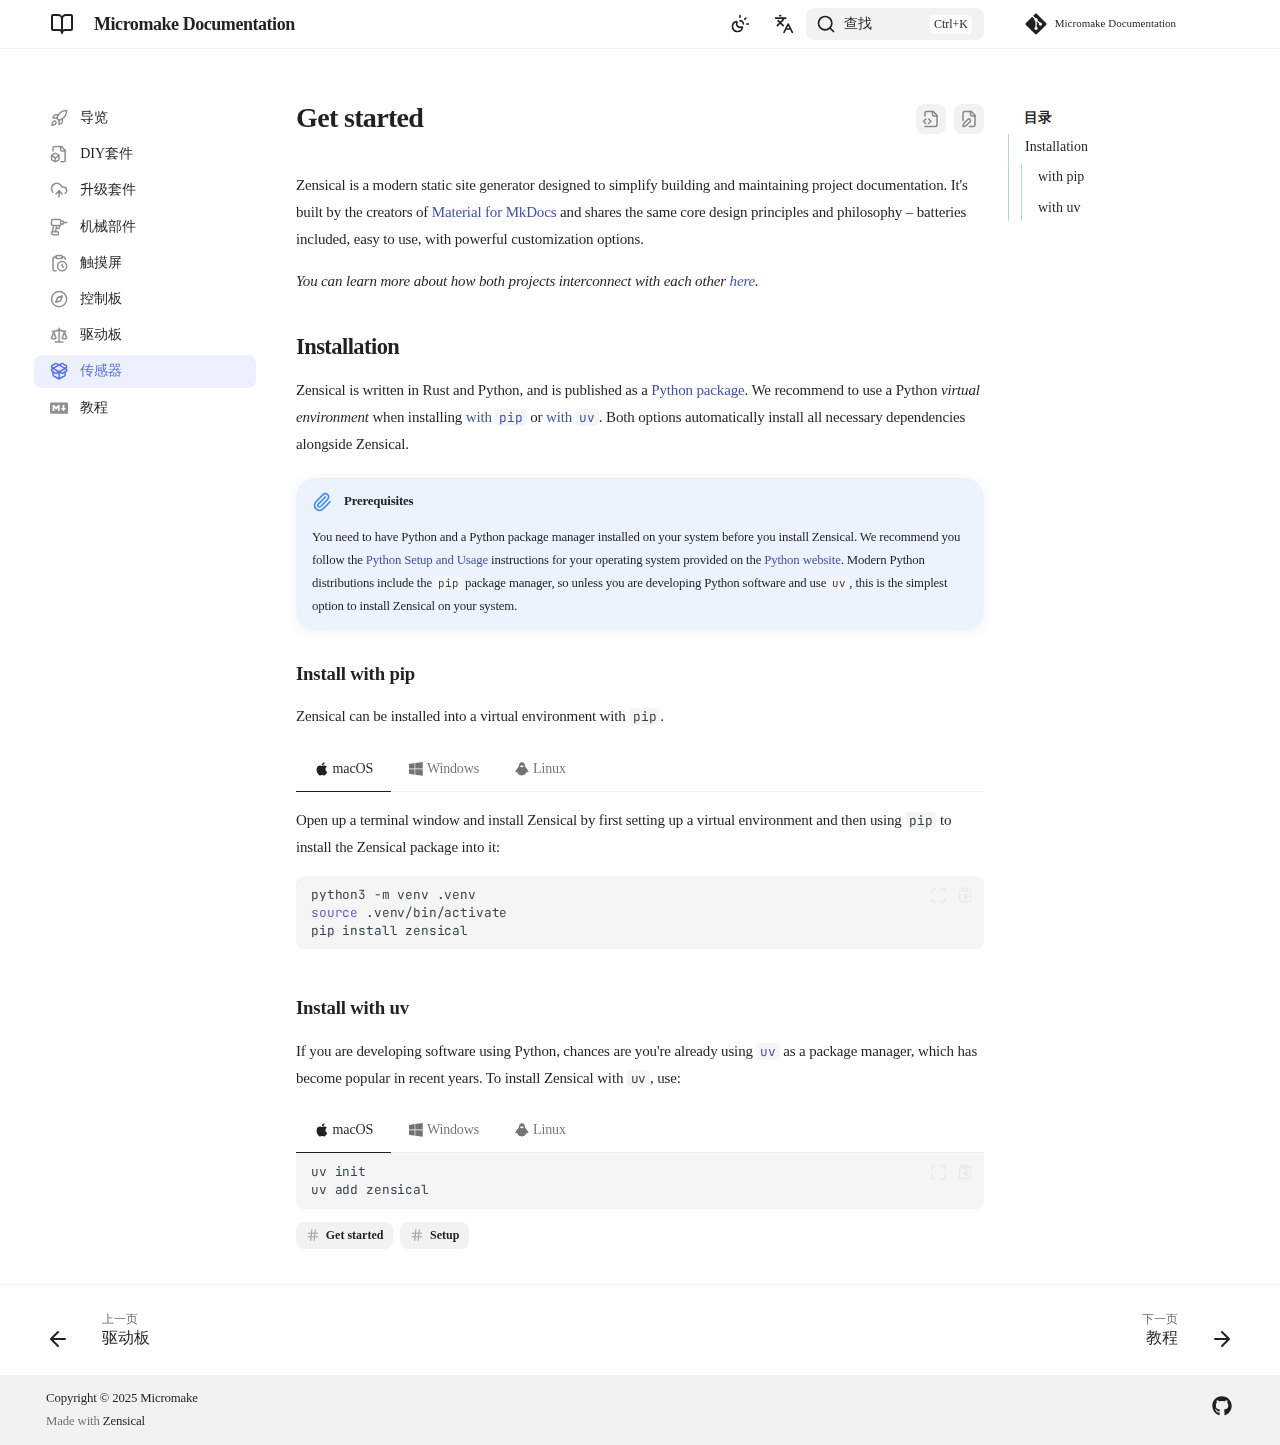
<file: site/get-started/index.html>
<!doctype html>
<html lang="zh" class="no-js">
  <head>
    
      <meta charset="utf-8">
      <meta name="viewport" content="width=device-width,initial-scale=1">
      
      
      
        <link rel="canonical" href="https://micromake.github.io/get-started/">
      
      
        <link rel="prev" href="../license/">
      
      
        <link rel="next" href="../markdown/">
      
      
        
          <link rel="alternate" href="../javascript:translateTo('english');" hreflang="en">
        
          <link rel="alternate" href="../javascript:translateTo('french');" hreflang="fr">
        
          <link rel="alternate" href="../javascript:translateTo('korean');" hreflang="kr">
        
          <link rel="alternate" href="../javascript:translateTo('japanese');" hreflang="ja">
        
          <link rel="alternate" href="../javascript:translateTo('chinese_simplified');" hreflang="zh">
        
      
      
      <link rel="icon" href="../assets/images/favicon.png">
      <meta name="generator" content="zensical-0.0.9">
    
    
      
        <title>Get started - Micromake Documentation</title>
      
    
    
      
        
      
      <link rel="stylesheet" href="../assets/stylesheets/modern/main.2644c6b7.min.css">
      
        
          
        
        <link rel="stylesheet" href="../assets/stylesheets/modern/palette.dfe2e883.min.css">
      
      
  
  
    
  
    
  
    
  
    
  
    
  
    
  
    
  
    
  
    
  
    
  
    
  
    
  
  
  <style>:root{}</style>



  
  
    
      
      
      
    
  
  
  <style>:root{.md-tag{--md-tag-icon:url('data:image/svg+xml;charset=utf-8,%3Csvg%20xmlns%3D%22http%3A//www.w3.org/2000/svg%22%20fill%3D%22none%22%20stroke%3D%22currentColor%22%20stroke-linecap%3D%22round%22%20stroke-linejoin%3D%22round%22%20stroke-width%3D%222%22%20class%3D%22lucide%20lucide-hash%22%20viewBox%3D%220%200%2024%2024%22%3E%3Cpath%20d%3D%22M4%209h16M4%2015h16M10%203%208%2021M16%203l-2%2018%22/%3E%3C/svg%3E');}}</style>

    
    
      
    
    
      
        
        
        <link rel="preconnect" href="https://fonts.gstatic.com" crossorigin>
        <link rel="stylesheet" href="https://fonts.googleapis.com/css?family=Inter:300,300i,400,400i,500,500i,700,700i%7CJetBrains+Mono:400,400i,700,700i&display=fallback">
        <style>:root{--md-text-font:"Inter";--md-code-font:"JetBrains Mono"}</style>
      
    
    
      <link rel="stylesheet" href="../assets/stylesheets/extra.css">
    
      <link rel="stylesheet" href="../assets/stylesheets/extra2.css">
    
      <link rel="stylesheet" href="../assets/stylesheets/customize.css">
    
      <link rel="stylesheet" href="../assets/stylesheets/ziti.css">
    
    <script>__md_scope=new URL("/",location),__md_hash=e=>[...e].reduce(((e,t)=>(e<<5)-e+t.charCodeAt(0)),0),__md_get=(e,t=localStorage,a=__md_scope)=>JSON.parse(t.getItem(a.pathname+"."+e)),__md_set=(e,t,a=localStorage,_=__md_scope)=>{try{a.setItem(_.pathname+"."+e,JSON.stringify(t))}catch(e){}},document.documentElement.setAttribute("data-platform",navigator.platform)</script>
    
      

    
    
  </head>
  
  
    
    
      
    
    
    
    
    <body dir="ltr" data-md-color-scheme="default" data-md-color-primary="indigo" data-md-color-accent="indigo">
  
    
    <input class="md-toggle" data-md-toggle="drawer" type="checkbox" id="__drawer" autocomplete="off">
    <input class="md-toggle" data-md-toggle="search" type="checkbox" id="__search" autocomplete="off">
    <label class="md-overlay" for="__drawer"></label>
    <div data-md-component="skip">
      
        
        <a href="#get-started" class="md-skip">
          跳转至
        </a>
      
    </div>
    <div data-md-component="announce">
      
    </div>
    
    
      

  

<header class="md-header md-header--shadow" data-md-component="header">
  <nav class="md-header__inner md-grid" aria-label="页眉">
    <a href=".." title="Micromake Documentation" class="md-header__button md-logo" aria-label="Micromake Documentation" data-md-component="logo">
      
  
  <svg xmlns="http://www.w3.org/2000/svg" fill="none" stroke="currentColor" stroke-linecap="round" stroke-linejoin="round" stroke-width="2" class="lucide lucide-book-open" viewBox="0 0 24 24"><path d="M12 7v14M3 18a1 1 0 0 1-1-1V4a1 1 0 0 1 1-1h5a4 4 0 0 1 4 4 4 4 0 0 1 4-4h5a1 1 0 0 1 1 1v13a1 1 0 0 1-1 1h-6a3 3 0 0 0-3 3 3 3 0 0 0-3-3z"/></svg>

    </a>
    <label class="md-header__button md-icon" for="__drawer">
      
      <svg xmlns="http://www.w3.org/2000/svg" fill="none" stroke="currentColor" stroke-linecap="round" stroke-linejoin="round" stroke-width="2" class="lucide lucide-menu" viewBox="0 0 24 24"><path d="M4 5h16M4 12h16M4 19h16"/></svg>
    </label>
    <div class="md-header__title" data-md-component="header-title">
      <div class="md-header__ellipsis">
        <div class="md-header__topic">
          <span class="md-ellipsis">
            Micromake Documentation
          </span>
        </div>
        <div class="md-header__topic" data-md-component="header-topic">
          <span class="md-ellipsis">
            
              Get started
            
          </span>
        </div>
      </div>
    </div>
    
      
        <form class="md-header__option" data-md-component="palette">
  
    
    
    
    <input class="md-option" data-md-color-media="(prefers-color-scheme)" data-md-color-scheme="default" data-md-color-primary="indigo" data-md-color-accent="indigo"  aria-label="Switch to light mode"  type="radio" name="__palette" id="__palette_0">
    
      <label class="md-header__button md-icon" title="Switch to light mode" for="__palette_1" hidden>
        <svg xmlns="http://www.w3.org/2000/svg" fill="none" stroke="currentColor" stroke-linecap="round" stroke-linejoin="round" stroke-width="2" class="lucide lucide-sun-moon" viewBox="0 0 24 24"><path d="M12 2v2M14.837 16.385a6 6 0 1 1-7.223-7.222c.624-.147.97.66.715 1.248a4 4 0 0 0 5.26 5.259c.589-.255 1.396.09 1.248.715M16 12a4 4 0 0 0-4-4M19 5l-1.256 1.256M20 12h2"/></svg>
      </label>
    
  
    
    
    
    <input class="md-option" data-md-color-media="(prefers-color-scheme: light)" data-md-color-scheme="default" data-md-color-primary="indigo" data-md-color-accent="indigo"  aria-label="Switch to dark mode"  type="radio" name="__palette" id="__palette_1">
    
      <label class="md-header__button md-icon" title="Switch to dark mode" for="__palette_2" hidden>
        <svg xmlns="http://www.w3.org/2000/svg" fill="none" stroke="currentColor" stroke-linecap="round" stroke-linejoin="round" stroke-width="2" class="lucide lucide-sun" viewBox="0 0 24 24"><circle cx="12" cy="12" r="4"/><path d="M12 2v2M12 20v2M4.93 4.93l1.41 1.41M17.66 17.66l1.41 1.41M2 12h2M20 12h2M6.34 17.66l-1.41 1.41M19.07 4.93l-1.41 1.41"/></svg>
      </label>
    
  
    
    
    
    <input class="md-option" data-md-color-media="(prefers-color-scheme: dark)" data-md-color-scheme="slate" data-md-color-primary="indigo" data-md-color-accent="light-blue"  aria-label="Switch to system preference"  type="radio" name="__palette" id="__palette_2">
    
      <label class="md-header__button md-icon" title="Switch to system preference" for="__palette_0" hidden>
        <svg xmlns="http://www.w3.org/2000/svg" fill="none" stroke="currentColor" stroke-linecap="round" stroke-linejoin="round" stroke-width="2" class="lucide lucide-moon-star" viewBox="0 0 24 24"><path d="M18 5h4M20 3v4M20.985 12.486a9 9 0 1 1-9.473-9.472c.405-.022.617.46.402.803a6 6 0 0 0 8.268 8.268c.344-.215.825-.004.803.401"/></svg>
      </label>
    
  
</form>
      
    
    
      <script>var palette=__md_get("__palette");if(palette&&palette.color){if("(prefers-color-scheme)"===palette.color.media){var media=matchMedia("(prefers-color-scheme: light)"),input=document.querySelector(media.matches?"[data-md-color-media='(prefers-color-scheme: light)']":"[data-md-color-media='(prefers-color-scheme: dark)']");palette.color.media=input.getAttribute("data-md-color-media"),palette.color.scheme=input.getAttribute("data-md-color-scheme"),palette.color.primary=input.getAttribute("data-md-color-primary"),palette.color.accent=input.getAttribute("data-md-color-accent")}for(var[key,value]of Object.entries(palette.color))document.body.setAttribute("data-md-color-"+key,value)}</script>
    
    
      <div class="md-header__option">
  <div class="md-select">
    
    <button class="md-header__button md-icon" aria-label="选择当前语言">
      <svg xmlns="http://www.w3.org/2000/svg" fill="none" stroke="currentColor" stroke-linecap="round" stroke-linejoin="round" stroke-width="2" class="lucide lucide-languages" viewBox="0 0 24 24"><path d="m5 8 6 6M4 14l6-6 2-3M2 5h12M7 2h1M22 22l-5-10-5 10M14 18h6"/></svg>
    </button>
    <div class="md-select__inner">
      <ul class="md-select__list">
        
          <li class="md-select__item">
            <a href="../javascript:translateTo('english');" hreflang="en" class="md-select__link">
              English
            </a>
          </li>
        
          <li class="md-select__item">
            <a href="../javascript:translateTo('french');" hreflang="fr" class="md-select__link">
              Français
            </a>
          </li>
        
          <li class="md-select__item">
            <a href="../javascript:translateTo('korean');" hreflang="kr" class="md-select__link">
              한국어
            </a>
          </li>
        
          <li class="md-select__item">
            <a href="../javascript:translateTo('japanese');" hreflang="ja" class="md-select__link">
              日本語
            </a>
          </li>
        
          <li class="md-select__item">
            <a href="../javascript:translateTo('chinese_simplified');" hreflang="zh" class="md-select__link">
              中文
            </a>
          </li>
        
      </ul>
    </div>
  </div>
</div>
    
    
      
      
        <label class="md-header__button md-icon" for="__search">
          
          <svg xmlns="http://www.w3.org/2000/svg" fill="none" stroke="currentColor" stroke-linecap="round" stroke-linejoin="round" stroke-width="2" class="lucide lucide-search" viewBox="0 0 24 24"><path d="m21 21-4.34-4.34"/><circle cx="11" cy="11" r="8"/></svg>
        </label>
        <div class="md-search" data-md-component="search" role="dialog" aria-label="查找">
  <button type="button" class="md-search__button">
    查找
  </button>
</div>
      
    
    <div class="md-header__source">
      
        <a href="https://github.com/micromake/micromake.github.io" title="前往仓库" class="md-source" data-md-component="source">
  <div class="md-source__icon md-icon">
    
    <svg xmlns="http://www.w3.org/2000/svg" viewBox="0 0 448 512"><!--! Font Awesome Free 7.1.0 by @fontawesome - https://fontawesome.com License - https://fontawesome.com/license/free (Icons: CC BY 4.0, Fonts: SIL OFL 1.1, Code: MIT License) Copyright 2025 Fonticons, Inc.--><path fill="currentColor" d="M439.6 236.1 244 40.5c-5.4-5.5-12.8-8.5-20.4-8.5s-15 3-20.4 8.4L162.5 81l51.5 51.5c27.1-9.1 52.7 16.8 43.4 43.7l49.7 49.7c34.2-11.8 61.2 31 35.5 56.7-26.5 26.5-70.2-2.9-56-37.3L240.3 199v121.9c25.3 12.5 22.3 41.8 9.1 55-6.4 6.4-15.2 10.1-24.3 10.1s-17.8-3.6-24.3-10.1c-17.6-17.6-11.1-46.9 11.2-56v-123c-20.8-8.5-24.6-30.7-18.6-45L142.6 101 8.5 235.1C3 240.6 0 247.9 0 255.5s3 15 8.5 20.4l195.6 195.7c5.4 5.4 12.7 8.4 20.4 8.4s15-3 20.4-8.4l194.7-194.7c5.4-5.4 8.4-12.8 8.4-20.4s-3-15-8.4-20.4"/></svg>
  </div>
  <div class="md-source__repository">
    Micromake Documentation
  </div>
</a>
      
    </div>
  </nav>
  
</header>
    
    <div class="md-container" data-md-component="container">
      
      
        
          
        
      
      <main class="md-main" data-md-component="main">
        <div class="md-main__inner md-grid">
          
            
              
              <div class="md-sidebar md-sidebar--primary" data-md-component="sidebar" data-md-type="navigation" >
                <div class="md-sidebar__scrollwrap">
                  <div class="md-sidebar__inner">
                    



<nav class="md-nav md-nav--primary" aria-label="导航栏" data-md-level="0">
  <label class="md-nav__title" for="__drawer">
    <a href=".." title="Micromake Documentation" class="md-nav__button md-logo" aria-label="Micromake Documentation" data-md-component="logo">
      
  
  <svg xmlns="http://www.w3.org/2000/svg" fill="none" stroke="currentColor" stroke-linecap="round" stroke-linejoin="round" stroke-width="2" class="lucide lucide-book-open" viewBox="0 0 24 24"><path d="M12 7v14M3 18a1 1 0 0 1-1-1V4a1 1 0 0 1 1-1h5a4 4 0 0 1 4 4 4 4 0 0 1 4-4h5a1 1 0 0 1 1 1v13a1 1 0 0 1-1 1h-6a3 3 0 0 0-3 3 3 3 0 0 0-3-3z"/></svg>

    </a>
    Micromake Documentation
  </label>
  
    <div class="md-nav__source">
      <a href="https://github.com/micromake/micromake.github.io" title="前往仓库" class="md-source" data-md-component="source">
  <div class="md-source__icon md-icon">
    
    <svg xmlns="http://www.w3.org/2000/svg" viewBox="0 0 448 512"><!--! Font Awesome Free 7.1.0 by @fontawesome - https://fontawesome.com License - https://fontawesome.com/license/free (Icons: CC BY 4.0, Fonts: SIL OFL 1.1, Code: MIT License) Copyright 2025 Fonticons, Inc.--><path fill="currentColor" d="M439.6 236.1 244 40.5c-5.4-5.5-12.8-8.5-20.4-8.5s-15 3-20.4 8.4L162.5 81l51.5 51.5c27.1-9.1 52.7 16.8 43.4 43.7l49.7 49.7c34.2-11.8 61.2 31 35.5 56.7-26.5 26.5-70.2-2.9-56-37.3L240.3 199v121.9c25.3 12.5 22.3 41.8 9.1 55-6.4 6.4-15.2 10.1-24.3 10.1s-17.8-3.6-24.3-10.1c-17.6-17.6-11.1-46.9 11.2-56v-123c-20.8-8.5-24.6-30.7-18.6-45L142.6 101 8.5 235.1C3 240.6 0 247.9 0 255.5s3 15 8.5 20.4l195.6 195.7c5.4 5.4 12.7 8.4 20.4 8.4s15-3 20.4-8.4l194.7-194.7c5.4-5.4 8.4-12.8 8.4-20.4s-3-15-8.4-20.4"/></svg>
  </div>
  <div class="md-source__repository">
    Micromake Documentation
  </div>
</a>
    </div>
  
  <ul class="md-nav__list" data-md-scrollfix>
    
      
      
  
  
  
  
    <li class="md-nav__item">
      <a href=".." class="md-nav__link">
        
  
  
    <svg xmlns="http://www.w3.org/2000/svg" fill="none" stroke="currentColor" stroke-linecap="round" stroke-linejoin="round" stroke-width="2" class="lucide lucide-rocket" viewBox="0 0 24 24"><path d="M4.5 16.5c-1.5 1.26-2 5-2 5s3.74-.5 5-2c.71-.84.7-2.13-.09-2.91a2.18 2.18 0 0 0-2.91-.09M12 15l-3-3a22 22 0 0 1 2-3.95A12.88 12.88 0 0 1 22 2c0 2.72-.78 7.5-6 11a22.4 22.4 0 0 1-4 2"/><path d="M9 12H4s.55-3.03 2-4c1.62-1.08 5 0 5 0M12 15v5s3.03-.55 4-2c1.08-1.62 0-5 0-5"/></svg>
  
  <span class="md-ellipsis">
    
  
    导览
  

    
  </span>
  
  

      </a>
    </li>
  

    
      
      
  
  
  
  
    <li class="md-nav__item">
      <a href="../create-your-site/" class="md-nav__link">
        
  
  
    <svg xmlns="http://www.w3.org/2000/svg" fill="none" stroke="currentColor" stroke-linecap="round" stroke-linejoin="round" stroke-width="2" class="lucide lucide-file-box" viewBox="0 0 24 24"><path d="M14.5 22H18a2 2 0 0 0 2-2V7l-5-5H6a2 2 0 0 0-2 2v4"/><path d="M14 2v4a2 2 0 0 0 2 2h4M3 13.1a2 2 0 0 0-1 1.76v3.24a2 2 0 0 0 .97 1.78L6 21.7a2 2 0 0 0 2.03.01L11 19.9a2 2 0 0 0 1-1.76V14.9a2 2 0 0 0-.97-1.78L8 11.3a2 2 0 0 0-2.03-.01ZM7 17v5"/><path d="M11.7 14.2 7 17l-4.7-2.8"/></svg>
  
  <span class="md-ellipsis">
    
  
    DIY套件
  

    
  </span>
  
  

      </a>
    </li>
  

    
      
      
  
  
  
  
    <li class="md-nav__item">
      <a href="../publish-your-site/" class="md-nav__link">
        
  
  
    <svg xmlns="http://www.w3.org/2000/svg" fill="none" stroke="currentColor" stroke-linecap="round" stroke-linejoin="round" stroke-width="2" class="lucide lucide-cloud-upload" viewBox="0 0 24 24"><path d="M12 13v8M4 14.899A7 7 0 1 1 15.71 8h1.79a4.5 4.5 0 0 1 2.5 8.242"/><path d="m8 17 4-4 4 4"/></svg>
  
  <span class="md-ellipsis">
    
  
    升级套件
  

    
  </span>
  
  

      </a>
    </li>
  

    
      
      
  
  
  
  
    <li class="md-nav__item">
      <a href="../customization/" class="md-nav__link">
        
  
  
    <svg xmlns="http://www.w3.org/2000/svg" fill="none" stroke="currentColor" stroke-linecap="round" stroke-linejoin="round" stroke-width="2" class="lucide lucide-drill" viewBox="0 0 24 24"><path d="M10 18a1 1 0 0 1 1 1v2a1 1 0 0 1-1 1H5a3 3 0 0 1-3-3 1 1 0 0 1 1-1zM13 10H4a2 2 0 0 1-2-2V4a2 2 0 0 1 2-2h9a1 1 0 0 1 1 1v6a1 1 0 0 1-1 1l-.81 3.242a1 1 0 0 1-.97.758H8M14 4h3a1 1 0 0 1 1 1v2a1 1 0 0 1-1 1h-3M18 6h4M5 10l-2 8M7 18l2-8"/></svg>
  
  <span class="md-ellipsis">
    
  
    机械部件
  

    
  </span>
  
  

      </a>
    </li>
  

    
      
      
  
  
  
  
    <li class="md-nav__item">
      <a href="../upgrade/" class="md-nav__link">
        
  
  
    <svg xmlns="http://www.w3.org/2000/svg" fill="none" stroke="currentColor" stroke-linecap="round" stroke-linejoin="round" stroke-width="2" class="lucide lucide-clipboard-clock" viewBox="0 0 24 24"><path d="M16 14v2.2l1.6 1M16 4h2a2 2 0 0 1 2 2v.832M8 4H6a2 2 0 0 0-2 2v14a2 2 0 0 0 2 2h2"/><circle cx="16" cy="16" r="6"/><rect width="8" height="4" x="8" y="2" rx="1"/></svg>
  
  <span class="md-ellipsis">
    
  
    触摸屏
  

    
  </span>
  
  

      </a>
    </li>
  

    
      
      
  
  
  
  
    <li class="md-nav__item">
      <a href="../browser-support/" class="md-nav__link">
        
  
  
    <svg xmlns="http://www.w3.org/2000/svg" fill="none" stroke="currentColor" stroke-linecap="round" stroke-linejoin="round" stroke-width="2" class="lucide lucide-compass" viewBox="0 0 24 24"><path d="m16.24 7.76-1.804 5.411a2 2 0 0 1-1.265 1.265L7.76 16.24l1.804-5.411a2 2 0 0 1 1.265-1.265z"/><circle cx="12" cy="12" r="10"/></svg>
  
  <span class="md-ellipsis">
    
  
    控制板
  

    
  </span>
  
  

      </a>
    </li>
  

    
      
      
  
  
  
  
    <li class="md-nav__item">
      <a href="../license/" class="md-nav__link">
        
  
  
    <svg xmlns="http://www.w3.org/2000/svg" fill="none" stroke="currentColor" stroke-linecap="round" stroke-linejoin="round" stroke-width="2" class="lucide lucide-scale" viewBox="0 0 24 24"><path d="m16 16 3-8 3 8c-.87.65-1.92 1-3 1s-2.13-.35-3-1M2 16l3-8 3 8c-.87.65-1.92 1-3 1s-2.13-.35-3-1M7 21h10M12 3v18M3 7h2c2 0 5-1 7-2 2 1 5 2 7 2h2"/></svg>
  
  <span class="md-ellipsis">
    
  
    驱动板
  

    
  </span>
  
  

      </a>
    </li>
  

    
      
      
  
  
    
  
  
  
    <li class="md-nav__item md-nav__item--active">
      
      <input class="md-nav__toggle md-toggle" type="checkbox" id="__toc">
      
      
        
      
      
        <label class="md-nav__link md-nav__link--active" for="__toc">
          
  
  
    <svg xmlns="http://www.w3.org/2000/svg" fill="none" stroke="currentColor" stroke-linecap="round" stroke-linejoin="round" stroke-width="2" class="lucide lucide-package-open" viewBox="0 0 24 24"><path d="M12 22v-9M15.17 2.21a1.67 1.67 0 0 1 1.63 0L21 4.57a1.93 1.93 0 0 1 0 3.36L8.82 14.79a1.66 1.66 0 0 1-1.64 0L3 12.43a1.93 1.93 0 0 1 0-3.36z"/><path d="M20 13v3.87a2.06 2.06 0 0 1-1.11 1.83l-6 3.08a1.93 1.93 0 0 1-1.78 0l-6-3.08A2.06 2.06 0 0 1 4 16.87V13"/><path d="M21 12.43a1.93 1.93 0 0 0 0-3.36L8.83 2.2a1.64 1.64 0 0 0-1.63 0L3 4.57a1.93 1.93 0 0 0 0 3.36l12.18 6.86a1.64 1.64 0 0 0 1.63 0z"/></svg>
  
  <span class="md-ellipsis">
    
  
    传感器
  

    
  </span>
  
  

          <span class="md-nav__icon md-icon"></span>
        </label>
      
      <a href="./" class="md-nav__link md-nav__link--active">
        
  
  
    <svg xmlns="http://www.w3.org/2000/svg" fill="none" stroke="currentColor" stroke-linecap="round" stroke-linejoin="round" stroke-width="2" class="lucide lucide-package-open" viewBox="0 0 24 24"><path d="M12 22v-9M15.17 2.21a1.67 1.67 0 0 1 1.63 0L21 4.57a1.93 1.93 0 0 1 0 3.36L8.82 14.79a1.66 1.66 0 0 1-1.64 0L3 12.43a1.93 1.93 0 0 1 0-3.36z"/><path d="M20 13v3.87a2.06 2.06 0 0 1-1.11 1.83l-6 3.08a1.93 1.93 0 0 1-1.78 0l-6-3.08A2.06 2.06 0 0 1 4 16.87V13"/><path d="M21 12.43a1.93 1.93 0 0 0 0-3.36L8.83 2.2a1.64 1.64 0 0 0-1.63 0L3 4.57a1.93 1.93 0 0 0 0 3.36l12.18 6.86a1.64 1.64 0 0 0 1.63 0z"/></svg>
  
  <span class="md-ellipsis">
    
  
    传感器
  

    
  </span>
  
  

      </a>
      
        


<nav class="md-nav md-nav--secondary" aria-label="目录">
  
  
  
    
  
  
    <label class="md-nav__title" for="__toc">
      <span class="md-nav__icon md-icon"></span>
      目录
    </label>
    <ul class="md-nav__list" data-md-component="toc" data-md-scrollfix>
      
        <li class="md-nav__item">
  <a href="#installation" class="md-nav__link">
    <span class="md-ellipsis">
      
        Installation
      
    </span>
  </a>
  
    <nav class="md-nav" aria-label="Installation">
      <ul class="md-nav__list">
        
          <li class="md-nav__item">
  <a href="#install-with-pip" class="md-nav__link">
    <span class="md-ellipsis">
      
        with pip
      
    </span>
  </a>
  
</li>
        
          <li class="md-nav__item">
  <a href="#install-with-uv" class="md-nav__link">
    <span class="md-ellipsis">
      
        with uv
      
    </span>
  </a>
  
</li>
        
      </ul>
    </nav>
  
</li>
      
    </ul>
  
</nav>
      
    </li>
  

    
      
      
  
  
  
  
    <li class="md-nav__item">
      <a href="../markdown/" class="md-nav__link">
        
  
  
    <svg xmlns="http://www.w3.org/2000/svg" viewBox="0 0 24 24"><path d="M22.27 19.385H1.73A1.73 1.73 0 0 1 0 17.655V6.345a1.73 1.73 0 0 1 1.73-1.73h20.54A1.73 1.73 0 0 1 24 6.345v11.308a1.73 1.73 0 0 1-1.73 1.731zM5.769 15.923v-4.5l2.308 2.885 2.307-2.885v4.5h2.308V8.078h-2.308l-2.307 2.885-2.308-2.885H3.46v7.847zM21.232 12h-2.309V8.077h-2.307V12h-2.308l3.461 4.039z"/></svg>
  
  <span class="md-ellipsis">
    
  
    教程
  

    
  </span>
  
  

      </a>
    </li>
  

    
  </ul>
</nav>
                  </div>
                </div>
              </div>
            
            
              
              <div class="md-sidebar md-sidebar--secondary" data-md-component="sidebar" data-md-type="toc" >
                <div class="md-sidebar__scrollwrap">
                  <div class="md-sidebar__inner">
                    


<nav class="md-nav md-nav--secondary" aria-label="目录">
  
  
  
    
  
  
    <label class="md-nav__title" for="__toc">
      <span class="md-nav__icon md-icon"></span>
      目录
    </label>
    <ul class="md-nav__list" data-md-component="toc" data-md-scrollfix>
      
        <li class="md-nav__item">
  <a href="#installation" class="md-nav__link">
    <span class="md-ellipsis">
      
        Installation
      
    </span>
  </a>
  
    <nav class="md-nav" aria-label="Installation">
      <ul class="md-nav__list">
        
          <li class="md-nav__item">
  <a href="#install-with-pip" class="md-nav__link">
    <span class="md-ellipsis">
      
        with pip
      
    </span>
  </a>
  
</li>
        
          <li class="md-nav__item">
  <a href="#install-with-uv" class="md-nav__link">
    <span class="md-ellipsis">
      
        with uv
      
    </span>
  </a>
  
</li>
        
      </ul>
    </nav>
  
</li>
      
    </ul>
  
</nav>
                  </div>
                </div>
              </div>
            
          
          
            <div class="md-content" data-md-component="content">
              
                



  


              
              <article class="md-content__inner md-typeset">
                
                  
  
    <a href="https://github.com/micromake/micromake.github.io/edit/main/docs/get-started.md" title="编辑此页" class="md-content__button md-icon" rel="edit">
      
      <svg xmlns="http://www.w3.org/2000/svg" fill="none" stroke="currentColor" stroke-linecap="round" stroke-linejoin="round" stroke-width="2" class="lucide lucide-file-pen" viewBox="0 0 24 24"><path d="M12.5 22H18a2 2 0 0 0 2-2V7l-5-5H6a2 2 0 0 0-2 2v9.5"/><path d="M14 2v4a2 2 0 0 0 2 2h4M13.378 15.626a1 1 0 1 0-3.004-3.004l-5.01 5.012a2 2 0 0 0-.506.854l-.837 2.87a.5.5 0 0 0 .62.62l2.87-.837a2 2 0 0 0 .854-.506z"/></svg>
    </a>
  
  
    
      
    
    <a href="https://github.com/micromake/micromake.github.io/raw/main/docs/get-started.md" title="查看本页的源代码" class="md-content__button md-icon">
      
      <svg xmlns="http://www.w3.org/2000/svg" fill="none" stroke="currentColor" stroke-linecap="round" stroke-linejoin="round" stroke-width="2" class="lucide lucide-file-code-2" viewBox="0 0 24 24"><path d="M4 22h14a2 2 0 0 0 2-2V7l-5-5H6a2 2 0 0 0-2 2v4"/><path d="M14 2v4a2 2 0 0 0 2 2h4M5 12l-3 3 3 3M9 18l3-3-3-3"/></svg>
    </a>
  


<h1 id="get-started">Get started<a class="headerlink" href="#get-started" title="Permanent link">&para;</a></h1>
<p>Zensical is a modern static site generator designed to simplify building and maintaining project documentation. It's built by the creators of <a href="https://squidfunk.github.io/mkdocs-material/">Material for
MkDocs</a> and shares the same core design principles and philosophy – batteries included, easy to use, with powerful customization options.</p>
<p><em>You can learn more about how both projects interconnect with each other <a href="https://zensical.org/about">here</a>.</em></p>
<h2 id="installation">Installation<a class="headerlink" href="#installation" title="Permanent link">&para;</a></h2>
<p>Zensical is written in Rust and Python, and is published as a <a href="https://pypi.org/project/zensical">Python package</a>.
We  recommend to use a Python <em>virtual environment</em> when installing <a href="#install-with-pip">with
<code>pip</code></a> or <a href="#install-with-uv">with <code>uv</code></a>. Both options automatically install all
necessary dependencies alongside Zensical.</p>
<div class="admonition note">
<p class="admonition-title">Prerequisites</p>
<p>You need to have Python and a Python package manager installed on your
system before you install Zensical. We recommend you follow the <a href="https://docs.python.org/3/using">Python
Setup and Usage</a> instructions for your operating system provided on the
<a href="https://www.python.org/">Python website</a>.  Modern Python distributions include the <code>pip</code> package
manager, so unless you are developing Python software and use <code>uv</code>, this is
the simplest option to install Zensical on your system.</p>
</div>
<h3 id="install-with-pip">Install with pip<a class="headerlink" href="#install-with-pip" title="Permanent link">&para;</a></h3>
<p>Zensical can be installed into a virtual environment with <code>pip</code>.</p>
<div class="tabbed-set tabbed-alternate" data-tabs="1:3"><input checked="checked" id="install-with-pip-macos" name="__tabbed_1" type="radio" /><input id="install-with-pip-windows" name="__tabbed_1" type="radio" /><input id="install-with-pip-linux" name="__tabbed_1" type="radio" /><div class="tabbed-labels"><label for="install-with-pip-macos"><span class="twemoji"><svg xmlns="http://www.w3.org/2000/svg" viewBox="0 0 24 24"><path d="M18.71 19.5c-.83 1.24-1.71 2.45-3.05 2.47-1.34.03-1.77-.79-3.29-.79-1.53 0-2 .77-3.27.82-1.31.05-2.3-1.32-3.14-2.53C4.25 17 2.94 12.45 4.7 9.39c.87-1.52 2.43-2.48 4.12-2.51 1.28-.02 2.5.87 3.29.87.78 0 2.26-1.07 3.81-.91.65.03 2.47.26 3.64 1.98-.09.06-2.17 1.28-2.15 3.81.03 3.02 2.65 4.03 2.68 4.04-.03.07-.42 1.44-1.38 2.83M13 3.5c.73-.83 1.94-1.46 2.94-1.5.13 1.17-.34 2.35-1.04 3.19-.69.85-1.83 1.51-2.95 1.42-.15-1.15.41-2.35 1.05-3.11"/></svg></span> macOS</label><label for="install-with-pip-windows"><span class="twemoji"><svg xmlns="http://www.w3.org/2000/svg" viewBox="0 0 448 512"><!--! Font Awesome Free 7.1.0 by @fontawesome - https://fontawesome.com License - https://fontawesome.com/license/free (Icons: CC BY 4.0, Fonts: SIL OFL 1.1, Code: MIT License) Copyright 2025 Fonticons, Inc.--><path fill="currentColor" d="m0 93.7 183.6-25.3v177.4H0zm0 324.6 183.6 25.3V268.4H0zm203.8 28L448 480V268.4H203.8zm0-380.6v180.1H448V32z"/></svg></span> Windows</label><label for="install-with-pip-linux"><span class="twemoji"><svg xmlns="http://www.w3.org/2000/svg" viewBox="0 0 24 24"><path d="M14.62 8.35c-.42.28-1.75 1.04-1.95 1.19-.39.31-.75.29-1.14-.01-.2-.16-1.53-.92-1.95-1.19-.48-.31-.45-.7.08-.92 1.64-.69 3.28-.64 4.91.03.49.21.51.6.05.9m7.22 7.28c-.93-2.09-2.2-3.99-3.84-5.66a4.3 4.3 0 0 1-1.06-1.88c-.1-.33-.17-.67-.24-1.01-.2-.88-.29-1.78-.7-2.61-.73-1.58-2-2.4-3.84-2.47-1.81.05-3.16.81-3.95 2.4-.21.43-.36.88-.46 1.34-.17.76-.32 1.55-.5 2.32-.15.65-.45 1.21-.96 1.71-1.61 1.57-2.9 3.37-3.88 5.35-.14.29-.28.58-.37.88-.19.66.29 1.12.99.96.44-.09.88-.18 1.3-.31.41-.15.57-.05.67.35.65 2.15 2.07 3.66 4.24 4.5 4.12 1.56 8.93-.66 9.97-4.58.07-.27.17-.37.47-.27.46.14.93.24 1.4.35.49.09.85-.16.92-.64.03-.26-.06-.49-.16-.73"/></svg></span> Linux</label></div>
<div class="tabbed-content">
<div class="tabbed-block">
<p>Open up a terminal window and install Zensical by first setting up a virtual
environment and then using <code>pip</code> to install the Zensical package into it:</p>
<div class="language-sh highlight"><pre><span></span><code><span id="__span-0-1"><a id="__codelineno-0-1" name="__codelineno-0-1" href="#__codelineno-0-1"></a>python3<span class="w"> </span>-m<span class="w"> </span>venv<span class="w"> </span>.venv
</span><span id="__span-0-2"><a id="__codelineno-0-2" name="__codelineno-0-2" href="#__codelineno-0-2"></a><span class="nb">source</span><span class="w"> </span>.venv/bin/activate
</span><span id="__span-0-3"><a id="__codelineno-0-3" name="__codelineno-0-3" href="#__codelineno-0-3"></a>pip<span class="w"> </span>install<span class="w"> </span>zensical
</span></code></pre></div>
</div>
<div class="tabbed-block">
<p>Open up a Command Window and install Zensical by first setting up a virtual
environment and then using <code>pip</code> to install the Zensical package into it:</p>
<div class="language-text highlight"><pre><span></span><code><span id="__span-1-1"><a id="__codelineno-1-1" name="__codelineno-1-1" href="#__codelineno-1-1"></a>python3 -m venv .venv
</span><span id="__span-1-2"><a id="__codelineno-1-2" name="__codelineno-1-2" href="#__codelineno-1-2"></a>.venv\Scripts\activate
</span><span id="__span-1-3"><a id="__codelineno-1-3" name="__codelineno-1-3" href="#__codelineno-1-3"></a>pip install zensical
</span></code></pre></div>
</div>
<div class="tabbed-block">
<p>Open up a terminal window and install Zensical by first setting up a virtual
environment and then using <code>pip</code> to install the Zensical package into it:</p>
<div class="language-sh highlight"><pre><span></span><code><span id="__span-2-1"><a id="__codelineno-2-1" name="__codelineno-2-1" href="#__codelineno-2-1"></a>python3<span class="w"> </span>-m<span class="w"> </span>venv<span class="w"> </span>.venv
</span><span id="__span-2-2"><a id="__codelineno-2-2" name="__codelineno-2-2" href="#__codelineno-2-2"></a><span class="nb">source</span><span class="w"> </span>.venv/bin/activate
</span><span id="__span-2-3"><a id="__codelineno-2-3" name="__codelineno-2-3" href="#__codelineno-2-3"></a>pip<span class="w"> </span>install<span class="w"> </span>zensical
</span></code></pre></div>
</div>
</div>
</div>
<h3 id="install-with-uv">Install with uv<a class="headerlink" href="#install-with-uv" title="Permanent link">&para;</a></h3>
<p>If you are developing software using Python, chances are you're already using
<a href="https://docs.astral.sh/uv/"><code>uv</code></a> as a package manager, which has become popular in recent years. To
install Zensical with <code>uv</code>, use:</p>
<div class="tabbed-set tabbed-alternate" data-tabs="2:3"><input checked="checked" id="install-with-uv-macos" name="__tabbed_2" type="radio" /><input id="install-with-uv-windows" name="__tabbed_2" type="radio" /><input id="install-with-uv-linux" name="__tabbed_2" type="radio" /><div class="tabbed-labels"><label for="install-with-uv-macos"><span class="twemoji"><svg xmlns="http://www.w3.org/2000/svg" viewBox="0 0 24 24"><path d="M18.71 19.5c-.83 1.24-1.71 2.45-3.05 2.47-1.34.03-1.77-.79-3.29-.79-1.53 0-2 .77-3.27.82-1.31.05-2.3-1.32-3.14-2.53C4.25 17 2.94 12.45 4.7 9.39c.87-1.52 2.43-2.48 4.12-2.51 1.28-.02 2.5.87 3.29.87.78 0 2.26-1.07 3.81-.91.65.03 2.47.26 3.64 1.98-.09.06-2.17 1.28-2.15 3.81.03 3.02 2.65 4.03 2.68 4.04-.03.07-.42 1.44-1.38 2.83M13 3.5c.73-.83 1.94-1.46 2.94-1.5.13 1.17-.34 2.35-1.04 3.19-.69.85-1.83 1.51-2.95 1.42-.15-1.15.41-2.35 1.05-3.11"/></svg></span> macOS</label><label for="install-with-uv-windows"><span class="twemoji"><svg xmlns="http://www.w3.org/2000/svg" viewBox="0 0 448 512"><!--! Font Awesome Free 7.1.0 by @fontawesome - https://fontawesome.com License - https://fontawesome.com/license/free (Icons: CC BY 4.0, Fonts: SIL OFL 1.1, Code: MIT License) Copyright 2025 Fonticons, Inc.--><path fill="currentColor" d="m0 93.7 183.6-25.3v177.4H0zm0 324.6 183.6 25.3V268.4H0zm203.8 28L448 480V268.4H203.8zm0-380.6v180.1H448V32z"/></svg></span> Windows</label><label for="install-with-uv-linux"><span class="twemoji"><svg xmlns="http://www.w3.org/2000/svg" viewBox="0 0 24 24"><path d="M14.62 8.35c-.42.28-1.75 1.04-1.95 1.19-.39.31-.75.29-1.14-.01-.2-.16-1.53-.92-1.95-1.19-.48-.31-.45-.7.08-.92 1.64-.69 3.28-.64 4.91.03.49.21.51.6.05.9m7.22 7.28c-.93-2.09-2.2-3.99-3.84-5.66a4.3 4.3 0 0 1-1.06-1.88c-.1-.33-.17-.67-.24-1.01-.2-.88-.29-1.78-.7-2.61-.73-1.58-2-2.4-3.84-2.47-1.81.05-3.16.81-3.95 2.4-.21.43-.36.88-.46 1.34-.17.76-.32 1.55-.5 2.32-.15.65-.45 1.21-.96 1.71-1.61 1.57-2.9 3.37-3.88 5.35-.14.29-.28.58-.37.88-.19.66.29 1.12.99.96.44-.09.88-.18 1.3-.31.41-.15.57-.05.67.35.65 2.15 2.07 3.66 4.24 4.5 4.12 1.56 8.93-.66 9.97-4.58.07-.27.17-.37.47-.27.46.14.93.24 1.4.35.49.09.85-.16.92-.64.03-.26-.06-.49-.16-.73"/></svg></span> Linux</label></div>
<div class="tabbed-content">
<div class="tabbed-block">
<div class="language-text highlight"><pre><span></span><code><span id="__span-3-1"><a id="__codelineno-3-1" name="__codelineno-3-1" href="#__codelineno-3-1"></a>uv init
</span><span id="__span-3-2"><a id="__codelineno-3-2" name="__codelineno-3-2" href="#__codelineno-3-2"></a>uv add zensical
</span></code></pre></div>
</div>
<div class="tabbed-block">
<div class="language-text highlight"><pre><span></span><code><span id="__span-4-1"><a id="__codelineno-4-1" name="__codelineno-4-1" href="#__codelineno-4-1"></a>uv init
</span><span id="__span-4-2"><a id="__codelineno-4-2" name="__codelineno-4-2" href="#__codelineno-4-2"></a>uv add zensical
</span></code></pre></div>
</div>
<div class="tabbed-block">
<div class="language-text highlight"><pre><span></span><code><span id="__span-5-1"><a id="__codelineno-5-1" name="__codelineno-5-1" href="#__codelineno-5-1"></a>uv init
</span><span id="__span-5-2"><a id="__codelineno-5-2" name="__codelineno-5-2" href="#__codelineno-5-2"></a>uv add zensical
</span></code></pre></div>
</div>
</div>
</div>


  <nav class="md-tags" >
    
      
      
      
        
        
      
      
        <span class="md-tag md-tag-icon">Get started</span>
      
    
      
      
      
        
        
      
      
        <span class="md-tag md-tag-icon">Setup</span>
      
    
  </nav>








  
  






                
              </article>
            </div>
          
          
  <script>var tabs=__md_get("__tabs");if(Array.isArray(tabs))e:for(var set of document.querySelectorAll(".tabbed-set")){var labels=set.querySelector(".tabbed-labels");for(var tab of tabs)for(var label of labels.getElementsByTagName("label"))if(label.innerText.trim()===tab){var input=document.getElementById(label.htmlFor);input.checked=!0;continue e}}</script>

<script>var target=document.getElementById(location.hash.slice(1));target&&target.name&&(target.checked=target.name.startsWith("__tabbed_"))</script>
        </div>
        
          <button type="button" class="md-top md-icon" data-md-component="top" hidden>
  
  <svg xmlns="http://www.w3.org/2000/svg" fill="none" stroke="currentColor" stroke-linecap="round" stroke-linejoin="round" stroke-width="2" class="lucide lucide-circle-arrow-up" viewBox="0 0 24 24"><circle cx="12" cy="12" r="10"/><path d="m16 12-4-4-4 4M12 16V8"/></svg>
  回到页面顶部
</button>
        
      </main>
      
        <footer class="md-footer">
  
    
      
      <nav class="md-footer__inner md-grid" aria-label="页脚" >
        
          
          <a href="../license/" class="md-footer__link md-footer__link--prev" aria-label="上一页: 驱动板">
            <div class="md-footer__button md-icon">
              
              <svg xmlns="http://www.w3.org/2000/svg" fill="none" stroke="currentColor" stroke-linecap="round" stroke-linejoin="round" stroke-width="2" class="lucide lucide-arrow-left" viewBox="0 0 24 24"><path d="m12 19-7-7 7-7M19 12H5"/></svg>
            </div>
            <div class="md-footer__title">
              <span class="md-footer__direction">
                上一页
              </span>
              <div class="md-ellipsis">
                驱动板
              </div>
            </div>
          </a>
        
        
          
          <a href="../markdown/" class="md-footer__link md-footer__link--next" aria-label="下一页: 教程">
            <div class="md-footer__title">
              <span class="md-footer__direction">
                下一页
              </span>
              <div class="md-ellipsis">
                教程
              </div>
            </div>
            <div class="md-footer__button md-icon">
              
              <svg xmlns="http://www.w3.org/2000/svg" fill="none" stroke="currentColor" stroke-linecap="round" stroke-linejoin="round" stroke-width="2" class="lucide lucide-arrow-right" viewBox="0 0 24 24"><path d="M5 12h14M12 5l7 7-7 7"/></svg>
            </div>
          </a>
        
      </nav>
    
  
  <div class="md-footer-meta md-typeset">
    <div class="md-footer-meta__inner md-grid">
      <div class="md-copyright">
  
    <div class="md-copyright__highlight">
      Copyright &copy; 2025 Micromake
    </div>
  
  
    Made with
    <a href="https://zensical.org/" target="_blank" rel="noopener">
      Zensical
    </a>
  
</div>
      
        
<div class="md-social">
  
    
    
    
    
      
      
    
    <a href="https://github.com/micromake" target="_blank" rel="noopener" title="github.com" class="md-social__link">
      <svg xmlns="http://www.w3.org/2000/svg" viewBox="0 0 512 512"><!--! Font Awesome Free 7.1.0 by @fontawesome - https://fontawesome.com License - https://fontawesome.com/license/free (Icons: CC BY 4.0, Fonts: SIL OFL 1.1, Code: MIT License) Copyright 2025 Fonticons, Inc.--><path fill="currentColor" d="M173.9 397.4c0 2-2.3 3.6-5.2 3.6-3.3.3-5.6-1.3-5.6-3.6 0-2 2.3-3.6 5.2-3.6 3-.3 5.6 1.3 5.6 3.6m-31.1-4.5c-.7 2 1.3 4.3 4.3 4.9 2.6 1 5.6 0 6.2-2s-1.3-4.3-4.3-5.2c-2.6-.7-5.5.3-6.2 2.3m44.2-1.7c-2.9.7-4.9 2.6-4.6 4.9.3 2 2.9 3.3 5.9 2.6 2.9-.7 4.9-2.6 4.6-4.6-.3-1.9-3-3.2-5.9-2.9M252.8 8C114.1 8 8 113.3 8 252c0 110.9 69.8 205.8 169.5 239.2 12.8 2.3 17.3-5.6 17.3-12.1 0-6.2-.3-40.4-.3-61.4 0 0-70 15-84.7-29.8 0 0-11.4-29.1-27.8-36.6 0 0-22.9-15.7 1.6-15.4 0 0 24.9 2 38.6 25.8 21.9 38.6 58.6 27.5 72.9 20.9 2.3-16 8.8-27.1 16-33.7-55.9-6.2-112.3-14.3-112.3-110.5 0-27.5 7.6-41.3 23.6-58.9-2.6-6.5-11.1-33.3 2.6-67.9 20.9-6.5 69 27 69 27 20-5.6 41.5-8.5 62.8-8.5s42.8 2.9 62.8 8.5c0 0 48.1-33.6 69-27 13.7 34.7 5.2 61.4 2.6 67.9 16 17.7 25.8 31.5 25.8 58.9 0 96.5-58.9 104.2-114.8 110.5 9.2 7.9 17 22.9 17 46.4 0 33.7-.3 75.4-.3 83.6 0 6.5 4.6 14.4 17.3 12.1C436.2 457.8 504 362.9 504 252 504 113.3 391.5 8 252.8 8M105.2 352.9c-1.3 1-1 3.3.7 5.2 1.6 1.6 3.9 2.3 5.2 1 1.3-1 1-3.3-.7-5.2-1.6-1.6-3.9-2.3-5.2-1m-10.8-8.1c-.7 1.3.3 2.9 2.3 3.9 1.6 1 3.6.7 4.3-.7.7-1.3-.3-2.9-2.3-3.9-2-.6-3.6-.3-4.3.7m32.4 35.6c-1.6 1.3-1 4.3 1.3 6.2 2.3 2.3 5.2 2.6 6.5 1 1.3-1.3.7-4.3-1.3-6.2-2.2-2.3-5.2-2.6-6.5-1m-11.4-14.7c-1.6 1-1.6 3.6 0 5.9s4.3 3.3 5.6 2.3c1.6-1.3 1.6-3.9 0-6.2-1.4-2.3-4-3.3-5.6-2"/></svg>
    </a>
  
</div>
      
    </div>
  </div>
</footer>
      
    </div>
    <div class="md-dialog" data-md-component="dialog">
      <div class="md-dialog__inner md-typeset"></div>
    </div>
    
    
    
      
      
      
      <script id="__config" type="application/json">{"annotate":{"json":[".s2"]},"base":"..","features":["announce.dismiss","content.action.edit","content.action.view","content.code.annotate","content.code.copy","content.code.select","content.footnote.tooltips","content.tabs.link","content.tooltips","navigation.footer","navigation.indexes","navigation.path","navigation.sections","navigation.top","search.highlight"],"search":"../assets/javascripts/workers/search.5e1f2129.min.js","tags":{"default":"default"},"translations":{"clipboard.copied":"已复制","clipboard.copy":"复制","search.result.more.one":"在该页上还有 1 个符合条件的结果","search.result.more.other":"在该页上还有 # 个符合条件的结果","search.result.none":"没有找到符合条件的结果","search.result.one":"找到 1 个符合条件的结果","search.result.other":"# 个符合条件的结果","search.result.placeholder":"键入以开始搜索","search.result.term.missing":"缺少","select.version":"选择当前版本"},"version":null}</script>
    
    
      <script src="../assets/javascripts/bundle.21aa498e.min.js"></script>
      
        <script src="../assets/javascripts/glm-config.js"></script>
      
        <script src="../assets/javascripts/glm-translate.js"></script>
      
    
  </body>
</html>
</file>
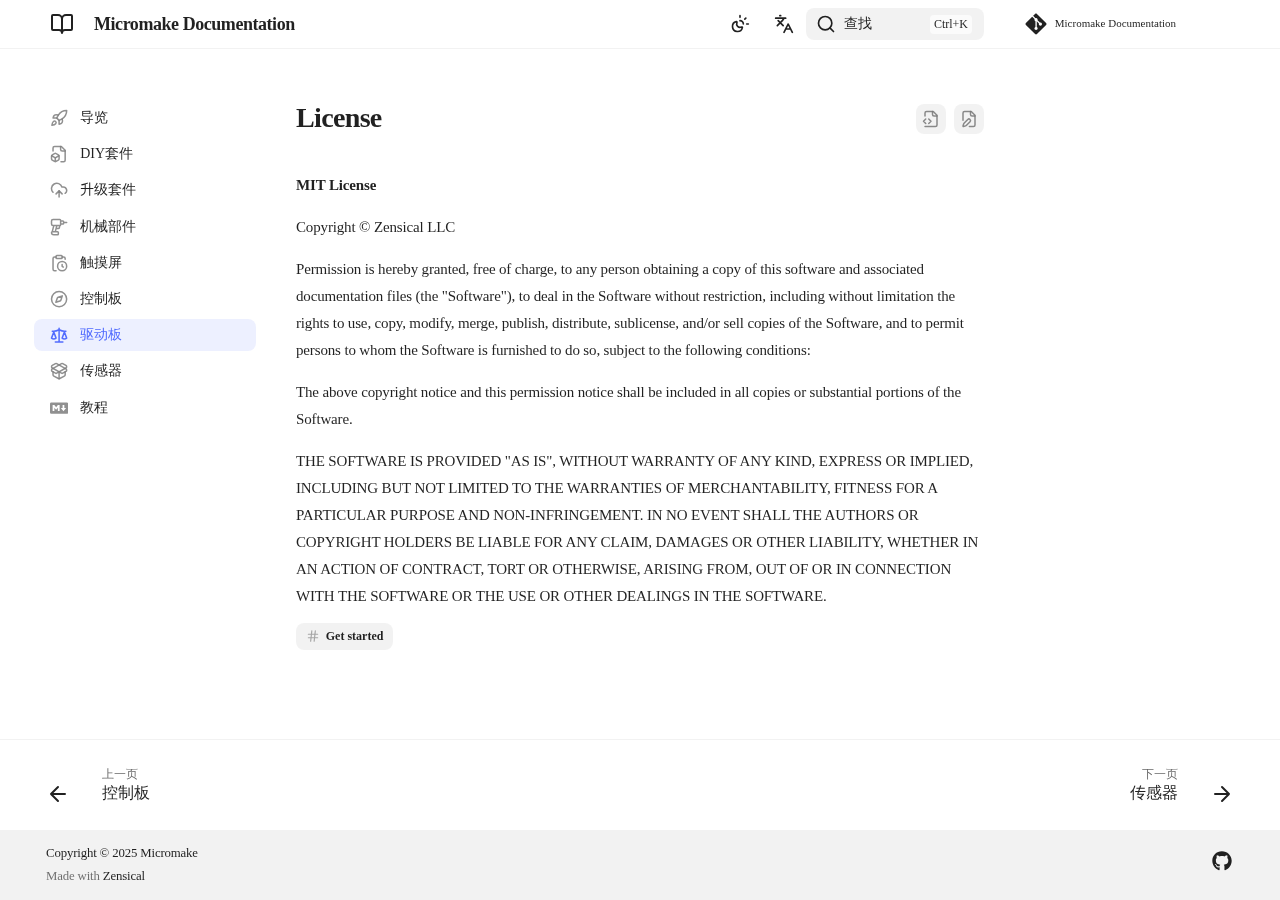
<file: site/license/index.html>
<!doctype html>
<html lang="zh" class="no-js">
  <head>
    
      <meta charset="utf-8">
      <meta name="viewport" content="width=device-width,initial-scale=1">
      
      
      
        <link rel="canonical" href="https://micromake.github.io/license/">
      
      
        <link rel="prev" href="../browser-support/">
      
      
        <link rel="next" href="../get-started/">
      
      
        
          <link rel="alternate" href="../javascript:translateTo('english');" hreflang="en">
        
          <link rel="alternate" href="../javascript:translateTo('french');" hreflang="fr">
        
          <link rel="alternate" href="../javascript:translateTo('korean');" hreflang="kr">
        
          <link rel="alternate" href="../javascript:translateTo('japanese');" hreflang="ja">
        
          <link rel="alternate" href="../javascript:translateTo('chinese_simplified');" hreflang="zh">
        
      
      
      <link rel="icon" href="../assets/images/favicon.png">
      <meta name="generator" content="zensical-0.0.9">
    
    
      
        <title>License - Micromake Documentation</title>
      
    
    
      
        
      
      <link rel="stylesheet" href="../assets/stylesheets/modern/main.2644c6b7.min.css">
      
        
          
        
        <link rel="stylesheet" href="../assets/stylesheets/modern/palette.dfe2e883.min.css">
      
      
  
  
    
  
    
  
    
  
    
  
    
  
    
  
    
  
    
  
    
  
    
  
    
  
    
  
  
  <style>:root{}</style>



  
  
    
      
      
      
    
  
  
  <style>:root{.md-tag{--md-tag-icon:url('data:image/svg+xml;charset=utf-8,%3Csvg%20xmlns%3D%22http%3A//www.w3.org/2000/svg%22%20fill%3D%22none%22%20stroke%3D%22currentColor%22%20stroke-linecap%3D%22round%22%20stroke-linejoin%3D%22round%22%20stroke-width%3D%222%22%20class%3D%22lucide%20lucide-hash%22%20viewBox%3D%220%200%2024%2024%22%3E%3Cpath%20d%3D%22M4%209h16M4%2015h16M10%203%208%2021M16%203l-2%2018%22/%3E%3C/svg%3E');}}</style>

    
    
      
    
    
      
        
        
        <link rel="preconnect" href="https://fonts.gstatic.com" crossorigin>
        <link rel="stylesheet" href="https://fonts.googleapis.com/css?family=Inter:300,300i,400,400i,500,500i,700,700i%7CJetBrains+Mono:400,400i,700,700i&display=fallback">
        <style>:root{--md-text-font:"Inter";--md-code-font:"JetBrains Mono"}</style>
      
    
    
      <link rel="stylesheet" href="../assets/stylesheets/extra.css">
    
      <link rel="stylesheet" href="../assets/stylesheets/extra2.css">
    
      <link rel="stylesheet" href="../assets/stylesheets/customize.css">
    
      <link rel="stylesheet" href="../assets/stylesheets/ziti.css">
    
    <script>__md_scope=new URL("/",location),__md_hash=e=>[...e].reduce(((e,t)=>(e<<5)-e+t.charCodeAt(0)),0),__md_get=(e,t=localStorage,a=__md_scope)=>JSON.parse(t.getItem(a.pathname+"."+e)),__md_set=(e,t,a=localStorage,_=__md_scope)=>{try{a.setItem(_.pathname+"."+e,JSON.stringify(t))}catch(e){}},document.documentElement.setAttribute("data-platform",navigator.platform)</script>
    
      

    
    
  </head>
  
  
    
    
      
    
    
    
    
    <body dir="ltr" data-md-color-scheme="default" data-md-color-primary="indigo" data-md-color-accent="indigo">
  
    
    <input class="md-toggle" data-md-toggle="drawer" type="checkbox" id="__drawer" autocomplete="off">
    <input class="md-toggle" data-md-toggle="search" type="checkbox" id="__search" autocomplete="off">
    <label class="md-overlay" for="__drawer"></label>
    <div data-md-component="skip">
      
        
        <a href="#license" class="md-skip">
          跳转至
        </a>
      
    </div>
    <div data-md-component="announce">
      
    </div>
    
    
      

  

<header class="md-header md-header--shadow" data-md-component="header">
  <nav class="md-header__inner md-grid" aria-label="页眉">
    <a href=".." title="Micromake Documentation" class="md-header__button md-logo" aria-label="Micromake Documentation" data-md-component="logo">
      
  
  <svg xmlns="http://www.w3.org/2000/svg" fill="none" stroke="currentColor" stroke-linecap="round" stroke-linejoin="round" stroke-width="2" class="lucide lucide-book-open" viewBox="0 0 24 24"><path d="M12 7v14M3 18a1 1 0 0 1-1-1V4a1 1 0 0 1 1-1h5a4 4 0 0 1 4 4 4 4 0 0 1 4-4h5a1 1 0 0 1 1 1v13a1 1 0 0 1-1 1h-6a3 3 0 0 0-3 3 3 3 0 0 0-3-3z"/></svg>

    </a>
    <label class="md-header__button md-icon" for="__drawer">
      
      <svg xmlns="http://www.w3.org/2000/svg" fill="none" stroke="currentColor" stroke-linecap="round" stroke-linejoin="round" stroke-width="2" class="lucide lucide-menu" viewBox="0 0 24 24"><path d="M4 5h16M4 12h16M4 19h16"/></svg>
    </label>
    <div class="md-header__title" data-md-component="header-title">
      <div class="md-header__ellipsis">
        <div class="md-header__topic">
          <span class="md-ellipsis">
            Micromake Documentation
          </span>
        </div>
        <div class="md-header__topic" data-md-component="header-topic">
          <span class="md-ellipsis">
            
              License
            
          </span>
        </div>
      </div>
    </div>
    
      
        <form class="md-header__option" data-md-component="palette">
  
    
    
    
    <input class="md-option" data-md-color-media="(prefers-color-scheme)" data-md-color-scheme="default" data-md-color-primary="indigo" data-md-color-accent="indigo"  aria-label="Switch to light mode"  type="radio" name="__palette" id="__palette_0">
    
      <label class="md-header__button md-icon" title="Switch to light mode" for="__palette_1" hidden>
        <svg xmlns="http://www.w3.org/2000/svg" fill="none" stroke="currentColor" stroke-linecap="round" stroke-linejoin="round" stroke-width="2" class="lucide lucide-sun-moon" viewBox="0 0 24 24"><path d="M12 2v2M14.837 16.385a6 6 0 1 1-7.223-7.222c.624-.147.97.66.715 1.248a4 4 0 0 0 5.26 5.259c.589-.255 1.396.09 1.248.715M16 12a4 4 0 0 0-4-4M19 5l-1.256 1.256M20 12h2"/></svg>
      </label>
    
  
    
    
    
    <input class="md-option" data-md-color-media="(prefers-color-scheme: light)" data-md-color-scheme="default" data-md-color-primary="indigo" data-md-color-accent="indigo"  aria-label="Switch to dark mode"  type="radio" name="__palette" id="__palette_1">
    
      <label class="md-header__button md-icon" title="Switch to dark mode" for="__palette_2" hidden>
        <svg xmlns="http://www.w3.org/2000/svg" fill="none" stroke="currentColor" stroke-linecap="round" stroke-linejoin="round" stroke-width="2" class="lucide lucide-sun" viewBox="0 0 24 24"><circle cx="12" cy="12" r="4"/><path d="M12 2v2M12 20v2M4.93 4.93l1.41 1.41M17.66 17.66l1.41 1.41M2 12h2M20 12h2M6.34 17.66l-1.41 1.41M19.07 4.93l-1.41 1.41"/></svg>
      </label>
    
  
    
    
    
    <input class="md-option" data-md-color-media="(prefers-color-scheme: dark)" data-md-color-scheme="slate" data-md-color-primary="indigo" data-md-color-accent="light-blue"  aria-label="Switch to system preference"  type="radio" name="__palette" id="__palette_2">
    
      <label class="md-header__button md-icon" title="Switch to system preference" for="__palette_0" hidden>
        <svg xmlns="http://www.w3.org/2000/svg" fill="none" stroke="currentColor" stroke-linecap="round" stroke-linejoin="round" stroke-width="2" class="lucide lucide-moon-star" viewBox="0 0 24 24"><path d="M18 5h4M20 3v4M20.985 12.486a9 9 0 1 1-9.473-9.472c.405-.022.617.46.402.803a6 6 0 0 0 8.268 8.268c.344-.215.825-.004.803.401"/></svg>
      </label>
    
  
</form>
      
    
    
      <script>var palette=__md_get("__palette");if(palette&&palette.color){if("(prefers-color-scheme)"===palette.color.media){var media=matchMedia("(prefers-color-scheme: light)"),input=document.querySelector(media.matches?"[data-md-color-media='(prefers-color-scheme: light)']":"[data-md-color-media='(prefers-color-scheme: dark)']");palette.color.media=input.getAttribute("data-md-color-media"),palette.color.scheme=input.getAttribute("data-md-color-scheme"),palette.color.primary=input.getAttribute("data-md-color-primary"),palette.color.accent=input.getAttribute("data-md-color-accent")}for(var[key,value]of Object.entries(palette.color))document.body.setAttribute("data-md-color-"+key,value)}</script>
    
    
      <div class="md-header__option">
  <div class="md-select">
    
    <button class="md-header__button md-icon" aria-label="选择当前语言">
      <svg xmlns="http://www.w3.org/2000/svg" fill="none" stroke="currentColor" stroke-linecap="round" stroke-linejoin="round" stroke-width="2" class="lucide lucide-languages" viewBox="0 0 24 24"><path d="m5 8 6 6M4 14l6-6 2-3M2 5h12M7 2h1M22 22l-5-10-5 10M14 18h6"/></svg>
    </button>
    <div class="md-select__inner">
      <ul class="md-select__list">
        
          <li class="md-select__item">
            <a href="../javascript:translateTo('english');" hreflang="en" class="md-select__link">
              English
            </a>
          </li>
        
          <li class="md-select__item">
            <a href="../javascript:translateTo('french');" hreflang="fr" class="md-select__link">
              Français
            </a>
          </li>
        
          <li class="md-select__item">
            <a href="../javascript:translateTo('korean');" hreflang="kr" class="md-select__link">
              한국어
            </a>
          </li>
        
          <li class="md-select__item">
            <a href="../javascript:translateTo('japanese');" hreflang="ja" class="md-select__link">
              日本語
            </a>
          </li>
        
          <li class="md-select__item">
            <a href="../javascript:translateTo('chinese_simplified');" hreflang="zh" class="md-select__link">
              中文
            </a>
          </li>
        
      </ul>
    </div>
  </div>
</div>
    
    
      
      
        <label class="md-header__button md-icon" for="__search">
          
          <svg xmlns="http://www.w3.org/2000/svg" fill="none" stroke="currentColor" stroke-linecap="round" stroke-linejoin="round" stroke-width="2" class="lucide lucide-search" viewBox="0 0 24 24"><path d="m21 21-4.34-4.34"/><circle cx="11" cy="11" r="8"/></svg>
        </label>
        <div class="md-search" data-md-component="search" role="dialog" aria-label="查找">
  <button type="button" class="md-search__button">
    查找
  </button>
</div>
      
    
    <div class="md-header__source">
      
        <a href="https://github.com/micromake/micromake.github.io" title="前往仓库" class="md-source" data-md-component="source">
  <div class="md-source__icon md-icon">
    
    <svg xmlns="http://www.w3.org/2000/svg" viewBox="0 0 448 512"><!--! Font Awesome Free 7.1.0 by @fontawesome - https://fontawesome.com License - https://fontawesome.com/license/free (Icons: CC BY 4.0, Fonts: SIL OFL 1.1, Code: MIT License) Copyright 2025 Fonticons, Inc.--><path fill="currentColor" d="M439.6 236.1 244 40.5c-5.4-5.5-12.8-8.5-20.4-8.5s-15 3-20.4 8.4L162.5 81l51.5 51.5c27.1-9.1 52.7 16.8 43.4 43.7l49.7 49.7c34.2-11.8 61.2 31 35.5 56.7-26.5 26.5-70.2-2.9-56-37.3L240.3 199v121.9c25.3 12.5 22.3 41.8 9.1 55-6.4 6.4-15.2 10.1-24.3 10.1s-17.8-3.6-24.3-10.1c-17.6-17.6-11.1-46.9 11.2-56v-123c-20.8-8.5-24.6-30.7-18.6-45L142.6 101 8.5 235.1C3 240.6 0 247.9 0 255.5s3 15 8.5 20.4l195.6 195.7c5.4 5.4 12.7 8.4 20.4 8.4s15-3 20.4-8.4l194.7-194.7c5.4-5.4 8.4-12.8 8.4-20.4s-3-15-8.4-20.4"/></svg>
  </div>
  <div class="md-source__repository">
    Micromake Documentation
  </div>
</a>
      
    </div>
  </nav>
  
</header>
    
    <div class="md-container" data-md-component="container">
      
      
        
          
        
      
      <main class="md-main" data-md-component="main">
        <div class="md-main__inner md-grid">
          
            
              
              <div class="md-sidebar md-sidebar--primary" data-md-component="sidebar" data-md-type="navigation" >
                <div class="md-sidebar__scrollwrap">
                  <div class="md-sidebar__inner">
                    



<nav class="md-nav md-nav--primary" aria-label="导航栏" data-md-level="0">
  <label class="md-nav__title" for="__drawer">
    <a href=".." title="Micromake Documentation" class="md-nav__button md-logo" aria-label="Micromake Documentation" data-md-component="logo">
      
  
  <svg xmlns="http://www.w3.org/2000/svg" fill="none" stroke="currentColor" stroke-linecap="round" stroke-linejoin="round" stroke-width="2" class="lucide lucide-book-open" viewBox="0 0 24 24"><path d="M12 7v14M3 18a1 1 0 0 1-1-1V4a1 1 0 0 1 1-1h5a4 4 0 0 1 4 4 4 4 0 0 1 4-4h5a1 1 0 0 1 1 1v13a1 1 0 0 1-1 1h-6a3 3 0 0 0-3 3 3 3 0 0 0-3-3z"/></svg>

    </a>
    Micromake Documentation
  </label>
  
    <div class="md-nav__source">
      <a href="https://github.com/micromake/micromake.github.io" title="前往仓库" class="md-source" data-md-component="source">
  <div class="md-source__icon md-icon">
    
    <svg xmlns="http://www.w3.org/2000/svg" viewBox="0 0 448 512"><!--! Font Awesome Free 7.1.0 by @fontawesome - https://fontawesome.com License - https://fontawesome.com/license/free (Icons: CC BY 4.0, Fonts: SIL OFL 1.1, Code: MIT License) Copyright 2025 Fonticons, Inc.--><path fill="currentColor" d="M439.6 236.1 244 40.5c-5.4-5.5-12.8-8.5-20.4-8.5s-15 3-20.4 8.4L162.5 81l51.5 51.5c27.1-9.1 52.7 16.8 43.4 43.7l49.7 49.7c34.2-11.8 61.2 31 35.5 56.7-26.5 26.5-70.2-2.9-56-37.3L240.3 199v121.9c25.3 12.5 22.3 41.8 9.1 55-6.4 6.4-15.2 10.1-24.3 10.1s-17.8-3.6-24.3-10.1c-17.6-17.6-11.1-46.9 11.2-56v-123c-20.8-8.5-24.6-30.7-18.6-45L142.6 101 8.5 235.1C3 240.6 0 247.9 0 255.5s3 15 8.5 20.4l195.6 195.7c5.4 5.4 12.7 8.4 20.4 8.4s15-3 20.4-8.4l194.7-194.7c5.4-5.4 8.4-12.8 8.4-20.4s-3-15-8.4-20.4"/></svg>
  </div>
  <div class="md-source__repository">
    Micromake Documentation
  </div>
</a>
    </div>
  
  <ul class="md-nav__list" data-md-scrollfix>
    
      
      
  
  
  
  
    <li class="md-nav__item">
      <a href=".." class="md-nav__link">
        
  
  
    <svg xmlns="http://www.w3.org/2000/svg" fill="none" stroke="currentColor" stroke-linecap="round" stroke-linejoin="round" stroke-width="2" class="lucide lucide-rocket" viewBox="0 0 24 24"><path d="M4.5 16.5c-1.5 1.26-2 5-2 5s3.74-.5 5-2c.71-.84.7-2.13-.09-2.91a2.18 2.18 0 0 0-2.91-.09M12 15l-3-3a22 22 0 0 1 2-3.95A12.88 12.88 0 0 1 22 2c0 2.72-.78 7.5-6 11a22.4 22.4 0 0 1-4 2"/><path d="M9 12H4s.55-3.03 2-4c1.62-1.08 5 0 5 0M12 15v5s3.03-.55 4-2c1.08-1.62 0-5 0-5"/></svg>
  
  <span class="md-ellipsis">
    
  
    导览
  

    
  </span>
  
  

      </a>
    </li>
  

    
      
      
  
  
  
  
    <li class="md-nav__item">
      <a href="../create-your-site/" class="md-nav__link">
        
  
  
    <svg xmlns="http://www.w3.org/2000/svg" fill="none" stroke="currentColor" stroke-linecap="round" stroke-linejoin="round" stroke-width="2" class="lucide lucide-file-box" viewBox="0 0 24 24"><path d="M14.5 22H18a2 2 0 0 0 2-2V7l-5-5H6a2 2 0 0 0-2 2v4"/><path d="M14 2v4a2 2 0 0 0 2 2h4M3 13.1a2 2 0 0 0-1 1.76v3.24a2 2 0 0 0 .97 1.78L6 21.7a2 2 0 0 0 2.03.01L11 19.9a2 2 0 0 0 1-1.76V14.9a2 2 0 0 0-.97-1.78L8 11.3a2 2 0 0 0-2.03-.01ZM7 17v5"/><path d="M11.7 14.2 7 17l-4.7-2.8"/></svg>
  
  <span class="md-ellipsis">
    
  
    DIY套件
  

    
  </span>
  
  

      </a>
    </li>
  

    
      
      
  
  
  
  
    <li class="md-nav__item">
      <a href="../publish-your-site/" class="md-nav__link">
        
  
  
    <svg xmlns="http://www.w3.org/2000/svg" fill="none" stroke="currentColor" stroke-linecap="round" stroke-linejoin="round" stroke-width="2" class="lucide lucide-cloud-upload" viewBox="0 0 24 24"><path d="M12 13v8M4 14.899A7 7 0 1 1 15.71 8h1.79a4.5 4.5 0 0 1 2.5 8.242"/><path d="m8 17 4-4 4 4"/></svg>
  
  <span class="md-ellipsis">
    
  
    升级套件
  

    
  </span>
  
  

      </a>
    </li>
  

    
      
      
  
  
  
  
    <li class="md-nav__item">
      <a href="../customization/" class="md-nav__link">
        
  
  
    <svg xmlns="http://www.w3.org/2000/svg" fill="none" stroke="currentColor" stroke-linecap="round" stroke-linejoin="round" stroke-width="2" class="lucide lucide-drill" viewBox="0 0 24 24"><path d="M10 18a1 1 0 0 1 1 1v2a1 1 0 0 1-1 1H5a3 3 0 0 1-3-3 1 1 0 0 1 1-1zM13 10H4a2 2 0 0 1-2-2V4a2 2 0 0 1 2-2h9a1 1 0 0 1 1 1v6a1 1 0 0 1-1 1l-.81 3.242a1 1 0 0 1-.97.758H8M14 4h3a1 1 0 0 1 1 1v2a1 1 0 0 1-1 1h-3M18 6h4M5 10l-2 8M7 18l2-8"/></svg>
  
  <span class="md-ellipsis">
    
  
    机械部件
  

    
  </span>
  
  

      </a>
    </li>
  

    
      
      
  
  
  
  
    <li class="md-nav__item">
      <a href="../upgrade/" class="md-nav__link">
        
  
  
    <svg xmlns="http://www.w3.org/2000/svg" fill="none" stroke="currentColor" stroke-linecap="round" stroke-linejoin="round" stroke-width="2" class="lucide lucide-clipboard-clock" viewBox="0 0 24 24"><path d="M16 14v2.2l1.6 1M16 4h2a2 2 0 0 1 2 2v.832M8 4H6a2 2 0 0 0-2 2v14a2 2 0 0 0 2 2h2"/><circle cx="16" cy="16" r="6"/><rect width="8" height="4" x="8" y="2" rx="1"/></svg>
  
  <span class="md-ellipsis">
    
  
    触摸屏
  

    
  </span>
  
  

      </a>
    </li>
  

    
      
      
  
  
  
  
    <li class="md-nav__item">
      <a href="../browser-support/" class="md-nav__link">
        
  
  
    <svg xmlns="http://www.w3.org/2000/svg" fill="none" stroke="currentColor" stroke-linecap="round" stroke-linejoin="round" stroke-width="2" class="lucide lucide-compass" viewBox="0 0 24 24"><path d="m16.24 7.76-1.804 5.411a2 2 0 0 1-1.265 1.265L7.76 16.24l1.804-5.411a2 2 0 0 1 1.265-1.265z"/><circle cx="12" cy="12" r="10"/></svg>
  
  <span class="md-ellipsis">
    
  
    控制板
  

    
  </span>
  
  

      </a>
    </li>
  

    
      
      
  
  
    
  
  
  
    <li class="md-nav__item md-nav__item--active">
      
      <input class="md-nav__toggle md-toggle" type="checkbox" id="__toc">
      
      
        
      
      
      <a href="./" class="md-nav__link md-nav__link--active">
        
  
  
    <svg xmlns="http://www.w3.org/2000/svg" fill="none" stroke="currentColor" stroke-linecap="round" stroke-linejoin="round" stroke-width="2" class="lucide lucide-scale" viewBox="0 0 24 24"><path d="m16 16 3-8 3 8c-.87.65-1.92 1-3 1s-2.13-.35-3-1M2 16l3-8 3 8c-.87.65-1.92 1-3 1s-2.13-.35-3-1M7 21h10M12 3v18M3 7h2c2 0 5-1 7-2 2 1 5 2 7 2h2"/></svg>
  
  <span class="md-ellipsis">
    
  
    驱动板
  

    
  </span>
  
  

      </a>
      
    </li>
  

    
      
      
  
  
  
  
    <li class="md-nav__item">
      <a href="../get-started/" class="md-nav__link">
        
  
  
    <svg xmlns="http://www.w3.org/2000/svg" fill="none" stroke="currentColor" stroke-linecap="round" stroke-linejoin="round" stroke-width="2" class="lucide lucide-package-open" viewBox="0 0 24 24"><path d="M12 22v-9M15.17 2.21a1.67 1.67 0 0 1 1.63 0L21 4.57a1.93 1.93 0 0 1 0 3.36L8.82 14.79a1.66 1.66 0 0 1-1.64 0L3 12.43a1.93 1.93 0 0 1 0-3.36z"/><path d="M20 13v3.87a2.06 2.06 0 0 1-1.11 1.83l-6 3.08a1.93 1.93 0 0 1-1.78 0l-6-3.08A2.06 2.06 0 0 1 4 16.87V13"/><path d="M21 12.43a1.93 1.93 0 0 0 0-3.36L8.83 2.2a1.64 1.64 0 0 0-1.63 0L3 4.57a1.93 1.93 0 0 0 0 3.36l12.18 6.86a1.64 1.64 0 0 0 1.63 0z"/></svg>
  
  <span class="md-ellipsis">
    
  
    传感器
  

    
  </span>
  
  

      </a>
    </li>
  

    
      
      
  
  
  
  
    <li class="md-nav__item">
      <a href="../markdown/" class="md-nav__link">
        
  
  
    <svg xmlns="http://www.w3.org/2000/svg" viewBox="0 0 24 24"><path d="M22.27 19.385H1.73A1.73 1.73 0 0 1 0 17.655V6.345a1.73 1.73 0 0 1 1.73-1.73h20.54A1.73 1.73 0 0 1 24 6.345v11.308a1.73 1.73 0 0 1-1.73 1.731zM5.769 15.923v-4.5l2.308 2.885 2.307-2.885v4.5h2.308V8.078h-2.308l-2.307 2.885-2.308-2.885H3.46v7.847zM21.232 12h-2.309V8.077h-2.307V12h-2.308l3.461 4.039z"/></svg>
  
  <span class="md-ellipsis">
    
  
    教程
  

    
  </span>
  
  

      </a>
    </li>
  

    
  </ul>
</nav>
                  </div>
                </div>
              </div>
            
            
              
              <div class="md-sidebar md-sidebar--secondary" data-md-component="sidebar" data-md-type="toc" >
                <div class="md-sidebar__scrollwrap">
                  <div class="md-sidebar__inner">
                    


<nav class="md-nav md-nav--secondary" aria-label="目录">
  
  
  
    
  
  
</nav>
                  </div>
                </div>
              </div>
            
          
          
            <div class="md-content" data-md-component="content">
              
                



  


              
              <article class="md-content__inner md-typeset">
                
                  
  
    <a href="https://github.com/micromake/micromake.github.io/edit/main/docs/license.md" title="编辑此页" class="md-content__button md-icon" rel="edit">
      
      <svg xmlns="http://www.w3.org/2000/svg" fill="none" stroke="currentColor" stroke-linecap="round" stroke-linejoin="round" stroke-width="2" class="lucide lucide-file-pen" viewBox="0 0 24 24"><path d="M12.5 22H18a2 2 0 0 0 2-2V7l-5-5H6a2 2 0 0 0-2 2v9.5"/><path d="M14 2v4a2 2 0 0 0 2 2h4M13.378 15.626a1 1 0 1 0-3.004-3.004l-5.01 5.012a2 2 0 0 0-.506.854l-.837 2.87a.5.5 0 0 0 .62.62l2.87-.837a2 2 0 0 0 .854-.506z"/></svg>
    </a>
  
  
    
      
    
    <a href="https://github.com/micromake/micromake.github.io/raw/main/docs/license.md" title="查看本页的源代码" class="md-content__button md-icon">
      
      <svg xmlns="http://www.w3.org/2000/svg" fill="none" stroke="currentColor" stroke-linecap="round" stroke-linejoin="round" stroke-width="2" class="lucide lucide-file-code-2" viewBox="0 0 24 24"><path d="M4 22h14a2 2 0 0 0 2-2V7l-5-5H6a2 2 0 0 0-2 2v4"/><path d="M14 2v4a2 2 0 0 0 2 2h4M5 12l-3 3 3 3M9 18l3-3-3-3"/></svg>
    </a>
  


<h1 id="license">License<a class="headerlink" href="#license" title="Permanent link">&para;</a></h1>
<p><strong>MIT License</strong></p>
<p>Copyright &copy; Zensical LLC</p>
<p>Permission is hereby granted, free of charge, to any person obtaining a copy
of this software and associated documentation files (the "Software"), to
deal in the Software without restriction, including without limitation the
rights to use, copy, modify, merge, publish, distribute, sublicense, and/or
sell copies of the Software, and to permit persons to whom the Software is
furnished to do so, subject to the following conditions:</p>
<p>The above copyright notice and this permission notice shall be included in
all copies or substantial portions of the Software.</p>
<p>THE SOFTWARE IS PROVIDED "AS IS", WITHOUT WARRANTY OF ANY KIND, EXPRESS OR
IMPLIED, INCLUDING BUT NOT LIMITED TO THE WARRANTIES OF MERCHANTABILITY,
FITNESS FOR A PARTICULAR PURPOSE AND NON-INFRINGEMENT. IN NO EVENT SHALL THE
AUTHORS OR COPYRIGHT HOLDERS BE LIABLE FOR ANY CLAIM, DAMAGES OR OTHER
LIABILITY, WHETHER IN AN ACTION OF CONTRACT, TORT OR OTHERWISE, ARISING
FROM, OUT OF OR IN CONNECTION WITH THE SOFTWARE OR THE USE OR OTHER DEALINGS
IN THE SOFTWARE.</p>


  <nav class="md-tags" >
    
      
      
      
        
        
      
      
        <span class="md-tag md-tag-icon">Get started</span>
      
    
  </nav>








  
  






                
              </article>
            </div>
          
          
  <script>var tabs=__md_get("__tabs");if(Array.isArray(tabs))e:for(var set of document.querySelectorAll(".tabbed-set")){var labels=set.querySelector(".tabbed-labels");for(var tab of tabs)for(var label of labels.getElementsByTagName("label"))if(label.innerText.trim()===tab){var input=document.getElementById(label.htmlFor);input.checked=!0;continue e}}</script>

<script>var target=document.getElementById(location.hash.slice(1));target&&target.name&&(target.checked=target.name.startsWith("__tabbed_"))</script>
        </div>
        
          <button type="button" class="md-top md-icon" data-md-component="top" hidden>
  
  <svg xmlns="http://www.w3.org/2000/svg" fill="none" stroke="currentColor" stroke-linecap="round" stroke-linejoin="round" stroke-width="2" class="lucide lucide-circle-arrow-up" viewBox="0 0 24 24"><circle cx="12" cy="12" r="10"/><path d="m16 12-4-4-4 4M12 16V8"/></svg>
  回到页面顶部
</button>
        
      </main>
      
        <footer class="md-footer">
  
    
      
      <nav class="md-footer__inner md-grid" aria-label="页脚" >
        
          
          <a href="../browser-support/" class="md-footer__link md-footer__link--prev" aria-label="上一页: 控制板">
            <div class="md-footer__button md-icon">
              
              <svg xmlns="http://www.w3.org/2000/svg" fill="none" stroke="currentColor" stroke-linecap="round" stroke-linejoin="round" stroke-width="2" class="lucide lucide-arrow-left" viewBox="0 0 24 24"><path d="m12 19-7-7 7-7M19 12H5"/></svg>
            </div>
            <div class="md-footer__title">
              <span class="md-footer__direction">
                上一页
              </span>
              <div class="md-ellipsis">
                控制板
              </div>
            </div>
          </a>
        
        
          
          <a href="../get-started/" class="md-footer__link md-footer__link--next" aria-label="下一页: 传感器">
            <div class="md-footer__title">
              <span class="md-footer__direction">
                下一页
              </span>
              <div class="md-ellipsis">
                传感器
              </div>
            </div>
            <div class="md-footer__button md-icon">
              
              <svg xmlns="http://www.w3.org/2000/svg" fill="none" stroke="currentColor" stroke-linecap="round" stroke-linejoin="round" stroke-width="2" class="lucide lucide-arrow-right" viewBox="0 0 24 24"><path d="M5 12h14M12 5l7 7-7 7"/></svg>
            </div>
          </a>
        
      </nav>
    
  
  <div class="md-footer-meta md-typeset">
    <div class="md-footer-meta__inner md-grid">
      <div class="md-copyright">
  
    <div class="md-copyright__highlight">
      Copyright &copy; 2025 Micromake
    </div>
  
  
    Made with
    <a href="https://zensical.org/" target="_blank" rel="noopener">
      Zensical
    </a>
  
</div>
      
        
<div class="md-social">
  
    
    
    
    
      
      
    
    <a href="https://github.com/micromake" target="_blank" rel="noopener" title="github.com" class="md-social__link">
      <svg xmlns="http://www.w3.org/2000/svg" viewBox="0 0 512 512"><!--! Font Awesome Free 7.1.0 by @fontawesome - https://fontawesome.com License - https://fontawesome.com/license/free (Icons: CC BY 4.0, Fonts: SIL OFL 1.1, Code: MIT License) Copyright 2025 Fonticons, Inc.--><path fill="currentColor" d="M173.9 397.4c0 2-2.3 3.6-5.2 3.6-3.3.3-5.6-1.3-5.6-3.6 0-2 2.3-3.6 5.2-3.6 3-.3 5.6 1.3 5.6 3.6m-31.1-4.5c-.7 2 1.3 4.3 4.3 4.9 2.6 1 5.6 0 6.2-2s-1.3-4.3-4.3-5.2c-2.6-.7-5.5.3-6.2 2.3m44.2-1.7c-2.9.7-4.9 2.6-4.6 4.9.3 2 2.9 3.3 5.9 2.6 2.9-.7 4.9-2.6 4.6-4.6-.3-1.9-3-3.2-5.9-2.9M252.8 8C114.1 8 8 113.3 8 252c0 110.9 69.8 205.8 169.5 239.2 12.8 2.3 17.3-5.6 17.3-12.1 0-6.2-.3-40.4-.3-61.4 0 0-70 15-84.7-29.8 0 0-11.4-29.1-27.8-36.6 0 0-22.9-15.7 1.6-15.4 0 0 24.9 2 38.6 25.8 21.9 38.6 58.6 27.5 72.9 20.9 2.3-16 8.8-27.1 16-33.7-55.9-6.2-112.3-14.3-112.3-110.5 0-27.5 7.6-41.3 23.6-58.9-2.6-6.5-11.1-33.3 2.6-67.9 20.9-6.5 69 27 69 27 20-5.6 41.5-8.5 62.8-8.5s42.8 2.9 62.8 8.5c0 0 48.1-33.6 69-27 13.7 34.7 5.2 61.4 2.6 67.9 16 17.7 25.8 31.5 25.8 58.9 0 96.5-58.9 104.2-114.8 110.5 9.2 7.9 17 22.9 17 46.4 0 33.7-.3 75.4-.3 83.6 0 6.5 4.6 14.4 17.3 12.1C436.2 457.8 504 362.9 504 252 504 113.3 391.5 8 252.8 8M105.2 352.9c-1.3 1-1 3.3.7 5.2 1.6 1.6 3.9 2.3 5.2 1 1.3-1 1-3.3-.7-5.2-1.6-1.6-3.9-2.3-5.2-1m-10.8-8.1c-.7 1.3.3 2.9 2.3 3.9 1.6 1 3.6.7 4.3-.7.7-1.3-.3-2.9-2.3-3.9-2-.6-3.6-.3-4.3.7m32.4 35.6c-1.6 1.3-1 4.3 1.3 6.2 2.3 2.3 5.2 2.6 6.5 1 1.3-1.3.7-4.3-1.3-6.2-2.2-2.3-5.2-2.6-6.5-1m-11.4-14.7c-1.6 1-1.6 3.6 0 5.9s4.3 3.3 5.6 2.3c1.6-1.3 1.6-3.9 0-6.2-1.4-2.3-4-3.3-5.6-2"/></svg>
    </a>
  
</div>
      
    </div>
  </div>
</footer>
      
    </div>
    <div class="md-dialog" data-md-component="dialog">
      <div class="md-dialog__inner md-typeset"></div>
    </div>
    
    
    
      
      
      
      <script id="__config" type="application/json">{"annotate":{"json":[".s2"]},"base":"..","features":["announce.dismiss","content.action.edit","content.action.view","content.code.annotate","content.code.copy","content.code.select","content.footnote.tooltips","content.tabs.link","content.tooltips","navigation.footer","navigation.indexes","navigation.path","navigation.sections","navigation.top","search.highlight"],"search":"../assets/javascripts/workers/search.5e1f2129.min.js","tags":{"default":"default"},"translations":{"clipboard.copied":"已复制","clipboard.copy":"复制","search.result.more.one":"在该页上还有 1 个符合条件的结果","search.result.more.other":"在该页上还有 # 个符合条件的结果","search.result.none":"没有找到符合条件的结果","search.result.one":"找到 1 个符合条件的结果","search.result.other":"# 个符合条件的结果","search.result.placeholder":"键入以开始搜索","search.result.term.missing":"缺少","select.version":"选择当前版本"},"version":null}</script>
    
    
      <script src="../assets/javascripts/bundle.21aa498e.min.js"></script>
      
        <script src="../assets/javascripts/glm-config.js"></script>
      
        <script src="../assets/javascripts/glm-translate.js"></script>
      
    
  </body>
</html>
</file>
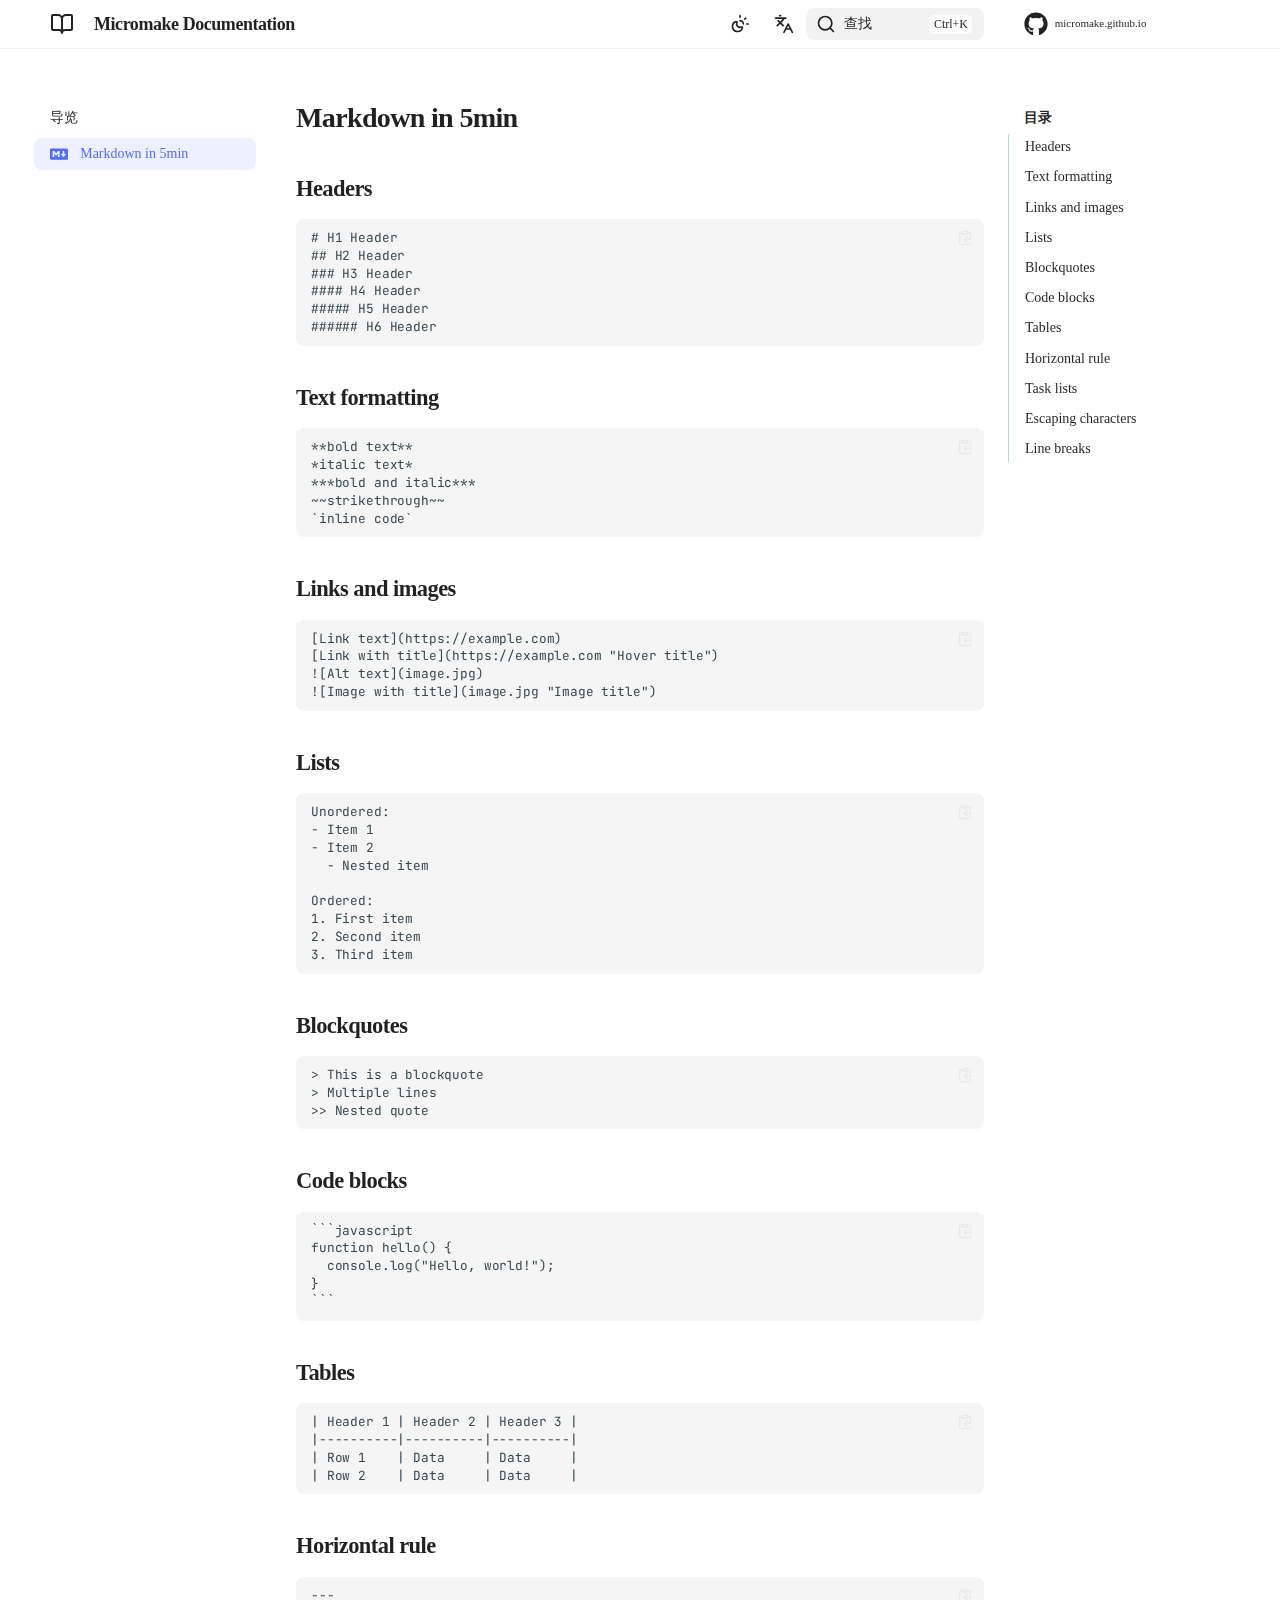
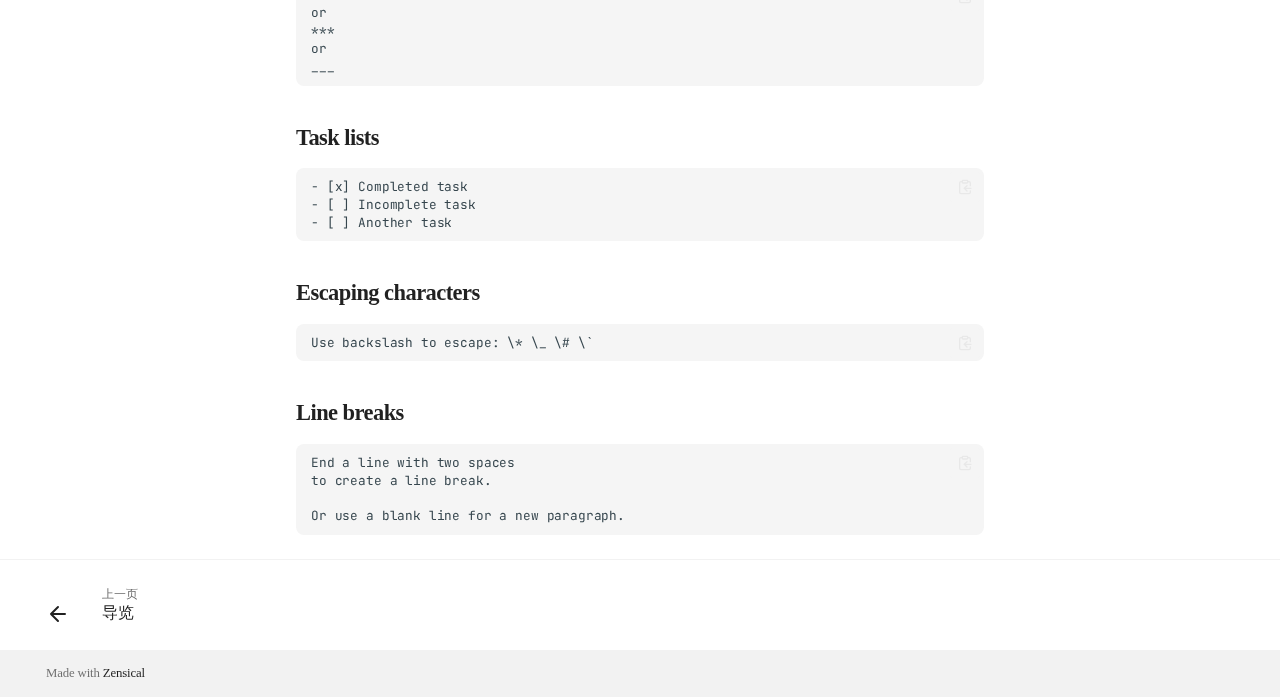
<file: site/markdown/index.html>
<!doctype html>
<html lang="zh" class="no-js">
  <head>
    
      <meta charset="utf-8">
      <meta name="viewport" content="width=device-width,initial-scale=1">
      
      
      
      
        <link rel="prev" href="..">
      
      
      
        
          <link rel="alternate" href="../javascript:translateTo('english');" hreflang="en">
        
          <link rel="alternate" href="../javascript:translateTo('chinese_simplified');" hreflang="zh">
        
      
      
      <link rel="icon" href="../assets/images/favicon.png">
      <meta name="generator" content="zensical-0.0.9">
    
    
      
        <title>Markdown in 5min - Micromake Documentation</title>
      
    
    
      
        
      
      <link rel="stylesheet" href="../assets/stylesheets/modern/main.2644c6b7.min.css">
      
        
          
        
        <link rel="stylesheet" href="../assets/stylesheets/modern/palette.dfe2e883.min.css">
      
      
  
  
    
  
    
  
    
  
    
  
    
  
    
  
    
  
    
  
    
  
    
  
    
  
    
  
  
  <style>:root{}</style>



    
    
      
    
    
      
        
        
        <link rel="preconnect" href="https://fonts.gstatic.com" crossorigin>
        <link rel="stylesheet" href="https://fonts.googleapis.com/css?family=Inter:300,300i,400,400i,500,500i,700,700i%7CJetBrains+Mono:400,400i,700,700i&display=fallback">
        <style>:root{--md-text-font:"Inter";--md-code-font:"JetBrains Mono"}</style>
      
    
    
      <link rel="stylesheet" href="../stylesheets/extra.css">
    
      <link rel="stylesheet" href="../stylesheets/extra2.css">
    
      <link rel="stylesheet" href="../stylesheets/customize.css">
    
      <link rel="stylesheet" href="../stylesheets/ziti.css">
    
    <script>__md_scope=new URL("..",location),__md_hash=e=>[...e].reduce(((e,t)=>(e<<5)-e+t.charCodeAt(0)),0),__md_get=(e,t=localStorage,a=__md_scope)=>JSON.parse(t.getItem(a.pathname+"."+e)),__md_set=(e,t,a=localStorage,_=__md_scope)=>{try{a.setItem(_.pathname+"."+e,JSON.stringify(t))}catch(e){}},document.documentElement.setAttribute("data-platform",navigator.platform)</script>
    
      

    
    
  </head>
  
  
    
    
      
    
    
    
    
    <body dir="ltr" data-md-color-scheme="default" data-md-color-primary="indigo" data-md-color-accent="indigo">
  
    
    <input class="md-toggle" data-md-toggle="drawer" type="checkbox" id="__drawer" autocomplete="off">
    <input class="md-toggle" data-md-toggle="search" type="checkbox" id="__search" autocomplete="off">
    <label class="md-overlay" for="__drawer"></label>
    <div data-md-component="skip">
      
        
        <a href="#markdown-in-5min" class="md-skip">
          跳转至
        </a>
      
    </div>
    <div data-md-component="announce">
      
    </div>
    
    
      

  

<header class="md-header md-header--shadow" data-md-component="header">
  <nav class="md-header__inner md-grid" aria-label="页眉">
    <a href=".." title="Micromake Documentation" class="md-header__button md-logo" aria-label="Micromake Documentation" data-md-component="logo">
      
  
  <svg xmlns="http://www.w3.org/2000/svg" fill="none" stroke="currentColor" stroke-linecap="round" stroke-linejoin="round" stroke-width="2" class="lucide lucide-book-open" viewBox="0 0 24 24"><path d="M12 7v14M3 18a1 1 0 0 1-1-1V4a1 1 0 0 1 1-1h5a4 4 0 0 1 4 4 4 4 0 0 1 4-4h5a1 1 0 0 1 1 1v13a1 1 0 0 1-1 1h-6a3 3 0 0 0-3 3 3 3 0 0 0-3-3z"/></svg>

    </a>
    <label class="md-header__button md-icon" for="__drawer">
      
      <svg xmlns="http://www.w3.org/2000/svg" fill="none" stroke="currentColor" stroke-linecap="round" stroke-linejoin="round" stroke-width="2" class="lucide lucide-menu" viewBox="0 0 24 24"><path d="M4 5h16M4 12h16M4 19h16"/></svg>
    </label>
    <div class="md-header__title" data-md-component="header-title">
      <div class="md-header__ellipsis">
        <div class="md-header__topic">
          <span class="md-ellipsis">
            Micromake Documentation
          </span>
        </div>
        <div class="md-header__topic" data-md-component="header-topic">
          <span class="md-ellipsis">
            
              Markdown in 5min
            
          </span>
        </div>
      </div>
    </div>
    
      
        <form class="md-header__option" data-md-component="palette">
  
    
    
    
    <input class="md-option" data-md-color-media="(prefers-color-scheme)" data-md-color-scheme="default" data-md-color-primary="indigo" data-md-color-accent="indigo"  aria-label="关闭自动模式"  type="radio" name="__palette" id="__palette_0">
    
      <label class="md-header__button md-icon" title="关闭自动模式" for="__palette_1" hidden>
        <svg xmlns="http://www.w3.org/2000/svg" fill="none" stroke="currentColor" stroke-linecap="round" stroke-linejoin="round" stroke-width="2" class="lucide lucide-sun-moon" viewBox="0 0 24 24"><path d="M12 2v2M14.837 16.385a6 6 0 1 1-7.223-7.222c.624-.147.97.66.715 1.248a4 4 0 0 0 5.26 5.259c.589-.255 1.396.09 1.248.715M16 12a4 4 0 0 0-4-4M19 5l-1.256 1.256M20 12h2"/></svg>
      </label>
    
  
    
    
    
    <input class="md-option" data-md-color-media="(prefers-color-scheme: light)" data-md-color-scheme="default" data-md-color-primary="indigo" data-md-color-accent="indigo"  aria-label="切换至夜间模式"  type="radio" name="__palette" id="__palette_1">
    
      <label class="md-header__button md-icon" title="切换至夜间模式" for="__palette_2" hidden>
        <svg xmlns="http://www.w3.org/2000/svg" fill="none" stroke="currentColor" stroke-linecap="round" stroke-linejoin="round" stroke-width="2" class="lucide lucide-sun" viewBox="0 0 24 24"><circle cx="12" cy="12" r="4"/><path d="M12 2v2M12 20v2M4.93 4.93l1.41 1.41M17.66 17.66l1.41 1.41M2 12h2M20 12h2M6.34 17.66l-1.41 1.41M19.07 4.93l-1.41 1.41"/></svg>
      </label>
    
  
    
    
    
    <input class="md-option" data-md-color-media="(prefers-color-scheme: dark)" data-md-color-scheme="slate" data-md-color-primary="indigo" data-md-color-accent="indigo"  aria-label="切换至日间模式"  type="radio" name="__palette" id="__palette_2">
    
      <label class="md-header__button md-icon" title="切换至日间模式" for="__palette_0" hidden>
        <svg xmlns="http://www.w3.org/2000/svg" fill="none" stroke="currentColor" stroke-linecap="round" stroke-linejoin="round" stroke-width="2" class="lucide lucide-moon" viewBox="0 0 24 24"><path d="M20.985 12.486a9 9 0 1 1-9.473-9.472c.405-.022.617.46.402.803a6 6 0 0 0 8.268 8.268c.344-.215.825-.004.803.401"/></svg>
      </label>
    
  
</form>
      
    
    
      <script>var palette=__md_get("__palette");if(palette&&palette.color){if("(prefers-color-scheme)"===palette.color.media){var media=matchMedia("(prefers-color-scheme: light)"),input=document.querySelector(media.matches?"[data-md-color-media='(prefers-color-scheme: light)']":"[data-md-color-media='(prefers-color-scheme: dark)']");palette.color.media=input.getAttribute("data-md-color-media"),palette.color.scheme=input.getAttribute("data-md-color-scheme"),palette.color.primary=input.getAttribute("data-md-color-primary"),palette.color.accent=input.getAttribute("data-md-color-accent")}for(var[key,value]of Object.entries(palette.color))document.body.setAttribute("data-md-color-"+key,value)}</script>
    
    
      <div class="md-header__option">
  <div class="md-select">
    
    <button class="md-header__button md-icon" aria-label="选择当前语言">
      <svg xmlns="http://www.w3.org/2000/svg" fill="none" stroke="currentColor" stroke-linecap="round" stroke-linejoin="round" stroke-width="2" class="lucide lucide-languages" viewBox="0 0 24 24"><path d="m5 8 6 6M4 14l6-6 2-3M2 5h12M7 2h1M22 22l-5-10-5 10M14 18h6"/></svg>
    </button>
    <div class="md-select__inner">
      <ul class="md-select__list">
        
          <li class="md-select__item">
            <a href="../javascript:translateTo('english');" hreflang="en" class="md-select__link">
              English
            </a>
          </li>
        
          <li class="md-select__item">
            <a href="../javascript:translateTo('chinese_simplified');" hreflang="zh" class="md-select__link">
              中文
            </a>
          </li>
        
      </ul>
    </div>
  </div>
</div>
    
    
      
      
        <label class="md-header__button md-icon" for="__search">
          
          <svg xmlns="http://www.w3.org/2000/svg" fill="none" stroke="currentColor" stroke-linecap="round" stroke-linejoin="round" stroke-width="2" class="lucide lucide-search" viewBox="0 0 24 24"><path d="m21 21-4.34-4.34"/><circle cx="11" cy="11" r="8"/></svg>
        </label>
        <div class="md-search" data-md-component="search" role="dialog" aria-label="查找">
  <button type="button" class="md-search__button">
    查找
  </button>
</div>
      
    
    <div class="md-header__source">
      
        <a href="https://github.com/micromake/micromake.github.io" title="前往仓库" class="md-source" data-md-component="source">
  <div class="md-source__icon md-icon">
    
    <svg xmlns="http://www.w3.org/2000/svg" viewBox="0 0 512 512"><!--! Font Awesome Free 7.1.0 by @fontawesome - https://fontawesome.com License - https://fontawesome.com/license/free (Icons: CC BY 4.0, Fonts: SIL OFL 1.1, Code: MIT License) Copyright 2025 Fonticons, Inc.--><path fill="currentColor" d="M173.9 397.4c0 2-2.3 3.6-5.2 3.6-3.3.3-5.6-1.3-5.6-3.6 0-2 2.3-3.6 5.2-3.6 3-.3 5.6 1.3 5.6 3.6m-31.1-4.5c-.7 2 1.3 4.3 4.3 4.9 2.6 1 5.6 0 6.2-2s-1.3-4.3-4.3-5.2c-2.6-.7-5.5.3-6.2 2.3m44.2-1.7c-2.9.7-4.9 2.6-4.6 4.9.3 2 2.9 3.3 5.9 2.6 2.9-.7 4.9-2.6 4.6-4.6-.3-1.9-3-3.2-5.9-2.9M252.8 8C114.1 8 8 113.3 8 252c0 110.9 69.8 205.8 169.5 239.2 12.8 2.3 17.3-5.6 17.3-12.1 0-6.2-.3-40.4-.3-61.4 0 0-70 15-84.7-29.8 0 0-11.4-29.1-27.8-36.6 0 0-22.9-15.7 1.6-15.4 0 0 24.9 2 38.6 25.8 21.9 38.6 58.6 27.5 72.9 20.9 2.3-16 8.8-27.1 16-33.7-55.9-6.2-112.3-14.3-112.3-110.5 0-27.5 7.6-41.3 23.6-58.9-2.6-6.5-11.1-33.3 2.6-67.9 20.9-6.5 69 27 69 27 20-5.6 41.5-8.5 62.8-8.5s42.8 2.9 62.8 8.5c0 0 48.1-33.6 69-27 13.7 34.7 5.2 61.4 2.6 67.9 16 17.7 25.8 31.5 25.8 58.9 0 96.5-58.9 104.2-114.8 110.5 9.2 7.9 17 22.9 17 46.4 0 33.7-.3 75.4-.3 83.6 0 6.5 4.6 14.4 17.3 12.1C436.2 457.8 504 362.9 504 252 504 113.3 391.5 8 252.8 8M105.2 352.9c-1.3 1-1 3.3.7 5.2 1.6 1.6 3.9 2.3 5.2 1 1.3-1 1-3.3-.7-5.2-1.6-1.6-3.9-2.3-5.2-1m-10.8-8.1c-.7 1.3.3 2.9 2.3 3.9 1.6 1 3.6.7 4.3-.7.7-1.3-.3-2.9-2.3-3.9-2-.6-3.6-.3-4.3.7m32.4 35.6c-1.6 1.3-1 4.3 1.3 6.2 2.3 2.3 5.2 2.6 6.5 1 1.3-1.3.7-4.3-1.3-6.2-2.2-2.3-5.2-2.6-6.5-1m-11.4-14.7c-1.6 1-1.6 3.6 0 5.9s4.3 3.3 5.6 2.3c1.6-1.3 1.6-3.9 0-6.2-1.4-2.3-4-3.3-5.6-2"/></svg>
  </div>
  <div class="md-source__repository">
    micromake.github.io
  </div>
</a>
      
    </div>
  </nav>
  
</header>
    
    <div class="md-container" data-md-component="container">
      
      
        
          
        
      
      <main class="md-main" data-md-component="main">
        <div class="md-main__inner md-grid">
          
            
              
              <div class="md-sidebar md-sidebar--primary" data-md-component="sidebar" data-md-type="navigation" >
                <div class="md-sidebar__scrollwrap">
                  <div class="md-sidebar__inner">
                    



<nav class="md-nav md-nav--primary" aria-label="导航栏" data-md-level="0">
  <label class="md-nav__title" for="__drawer">
    <a href=".." title="Micromake Documentation" class="md-nav__button md-logo" aria-label="Micromake Documentation" data-md-component="logo">
      
  
  <svg xmlns="http://www.w3.org/2000/svg" fill="none" stroke="currentColor" stroke-linecap="round" stroke-linejoin="round" stroke-width="2" class="lucide lucide-book-open" viewBox="0 0 24 24"><path d="M12 7v14M3 18a1 1 0 0 1-1-1V4a1 1 0 0 1 1-1h5a4 4 0 0 1 4 4 4 4 0 0 1 4-4h5a1 1 0 0 1 1 1v13a1 1 0 0 1-1 1h-6a3 3 0 0 0-3 3 3 3 0 0 0-3-3z"/></svg>

    </a>
    Micromake Documentation
  </label>
  
    <div class="md-nav__source">
      <a href="https://github.com/micromake/micromake.github.io" title="前往仓库" class="md-source" data-md-component="source">
  <div class="md-source__icon md-icon">
    
    <svg xmlns="http://www.w3.org/2000/svg" viewBox="0 0 512 512"><!--! Font Awesome Free 7.1.0 by @fontawesome - https://fontawesome.com License - https://fontawesome.com/license/free (Icons: CC BY 4.0, Fonts: SIL OFL 1.1, Code: MIT License) Copyright 2025 Fonticons, Inc.--><path fill="currentColor" d="M173.9 397.4c0 2-2.3 3.6-5.2 3.6-3.3.3-5.6-1.3-5.6-3.6 0-2 2.3-3.6 5.2-3.6 3-.3 5.6 1.3 5.6 3.6m-31.1-4.5c-.7 2 1.3 4.3 4.3 4.9 2.6 1 5.6 0 6.2-2s-1.3-4.3-4.3-5.2c-2.6-.7-5.5.3-6.2 2.3m44.2-1.7c-2.9.7-4.9 2.6-4.6 4.9.3 2 2.9 3.3 5.9 2.6 2.9-.7 4.9-2.6 4.6-4.6-.3-1.9-3-3.2-5.9-2.9M252.8 8C114.1 8 8 113.3 8 252c0 110.9 69.8 205.8 169.5 239.2 12.8 2.3 17.3-5.6 17.3-12.1 0-6.2-.3-40.4-.3-61.4 0 0-70 15-84.7-29.8 0 0-11.4-29.1-27.8-36.6 0 0-22.9-15.7 1.6-15.4 0 0 24.9 2 38.6 25.8 21.9 38.6 58.6 27.5 72.9 20.9 2.3-16 8.8-27.1 16-33.7-55.9-6.2-112.3-14.3-112.3-110.5 0-27.5 7.6-41.3 23.6-58.9-2.6-6.5-11.1-33.3 2.6-67.9 20.9-6.5 69 27 69 27 20-5.6 41.5-8.5 62.8-8.5s42.8 2.9 62.8 8.5c0 0 48.1-33.6 69-27 13.7 34.7 5.2 61.4 2.6 67.9 16 17.7 25.8 31.5 25.8 58.9 0 96.5-58.9 104.2-114.8 110.5 9.2 7.9 17 22.9 17 46.4 0 33.7-.3 75.4-.3 83.6 0 6.5 4.6 14.4 17.3 12.1C436.2 457.8 504 362.9 504 252 504 113.3 391.5 8 252.8 8M105.2 352.9c-1.3 1-1 3.3.7 5.2 1.6 1.6 3.9 2.3 5.2 1 1.3-1 1-3.3-.7-5.2-1.6-1.6-3.9-2.3-5.2-1m-10.8-8.1c-.7 1.3.3 2.9 2.3 3.9 1.6 1 3.6.7 4.3-.7.7-1.3-.3-2.9-2.3-3.9-2-.6-3.6-.3-4.3.7m32.4 35.6c-1.6 1.3-1 4.3 1.3 6.2 2.3 2.3 5.2 2.6 6.5 1 1.3-1.3.7-4.3-1.3-6.2-2.2-2.3-5.2-2.6-6.5-1m-11.4-14.7c-1.6 1-1.6 3.6 0 5.9s4.3 3.3 5.6 2.3c1.6-1.3 1.6-3.9 0-6.2-1.4-2.3-4-3.3-5.6-2"/></svg>
  </div>
  <div class="md-source__repository">
    micromake.github.io
  </div>
</a>
    </div>
  
  <ul class="md-nav__list" data-md-scrollfix>
    
      
      
  
  
  
  
    <li class="md-nav__item">
      <a href=".." class="md-nav__link">
        
  
  
  <span class="md-ellipsis">
    
  
    导览
  

    
  </span>
  
  

      </a>
    </li>
  

    
      
      
  
  
    
  
  
  
    <li class="md-nav__item md-nav__item--active">
      
      <input class="md-nav__toggle md-toggle" type="checkbox" id="__toc">
      
      
        
      
      
        <label class="md-nav__link md-nav__link--active" for="__toc">
          
  
  
    <svg xmlns="http://www.w3.org/2000/svg" viewBox="0 0 24 24"><path d="M22.27 19.385H1.73A1.73 1.73 0 0 1 0 17.655V6.345a1.73 1.73 0 0 1 1.73-1.73h20.54A1.73 1.73 0 0 1 24 6.345v11.308a1.73 1.73 0 0 1-1.73 1.731zM5.769 15.923v-4.5l2.308 2.885 2.307-2.885v4.5h2.308V8.078h-2.308l-2.307 2.885-2.308-2.885H3.46v7.847zM21.232 12h-2.309V8.077h-2.307V12h-2.308l3.461 4.039z"/></svg>
  
  <span class="md-ellipsis">
    
  
    Markdown in 5min
  

    
  </span>
  
  

          <span class="md-nav__icon md-icon"></span>
        </label>
      
      <a href="./" class="md-nav__link md-nav__link--active">
        
  
  
    <svg xmlns="http://www.w3.org/2000/svg" viewBox="0 0 24 24"><path d="M22.27 19.385H1.73A1.73 1.73 0 0 1 0 17.655V6.345a1.73 1.73 0 0 1 1.73-1.73h20.54A1.73 1.73 0 0 1 24 6.345v11.308a1.73 1.73 0 0 1-1.73 1.731zM5.769 15.923v-4.5l2.308 2.885 2.307-2.885v4.5h2.308V8.078h-2.308l-2.307 2.885-2.308-2.885H3.46v7.847zM21.232 12h-2.309V8.077h-2.307V12h-2.308l3.461 4.039z"/></svg>
  
  <span class="md-ellipsis">
    
  
    Markdown in 5min
  

    
  </span>
  
  

      </a>
      
        


<nav class="md-nav md-nav--secondary" aria-label="目录">
  
  
  
    
  
  
    <label class="md-nav__title" for="__toc">
      <span class="md-nav__icon md-icon"></span>
      目录
    </label>
    <ul class="md-nav__list" data-md-component="toc" data-md-scrollfix>
      
        <li class="md-nav__item">
  <a href="#headers" class="md-nav__link">
    <span class="md-ellipsis">
      
        Headers
      
    </span>
  </a>
  
</li>
      
        <li class="md-nav__item">
  <a href="#text-formatting" class="md-nav__link">
    <span class="md-ellipsis">
      
        Text formatting
      
    </span>
  </a>
  
</li>
      
        <li class="md-nav__item">
  <a href="#links-and-images" class="md-nav__link">
    <span class="md-ellipsis">
      
        Links and images
      
    </span>
  </a>
  
</li>
      
        <li class="md-nav__item">
  <a href="#lists" class="md-nav__link">
    <span class="md-ellipsis">
      
        Lists
      
    </span>
  </a>
  
</li>
      
        <li class="md-nav__item">
  <a href="#blockquotes" class="md-nav__link">
    <span class="md-ellipsis">
      
        Blockquotes
      
    </span>
  </a>
  
</li>
      
        <li class="md-nav__item">
  <a href="#code-blocks" class="md-nav__link">
    <span class="md-ellipsis">
      
        Code blocks
      
    </span>
  </a>
  
</li>
      
        <li class="md-nav__item">
  <a href="#tables" class="md-nav__link">
    <span class="md-ellipsis">
      
        Tables
      
    </span>
  </a>
  
</li>
      
        <li class="md-nav__item">
  <a href="#horizontal-rule" class="md-nav__link">
    <span class="md-ellipsis">
      
        Horizontal rule
      
    </span>
  </a>
  
</li>
      
        <li class="md-nav__item">
  <a href="#task-lists" class="md-nav__link">
    <span class="md-ellipsis">
      
        Task lists
      
    </span>
  </a>
  
</li>
      
        <li class="md-nav__item">
  <a href="#escaping-characters" class="md-nav__link">
    <span class="md-ellipsis">
      
        Escaping characters
      
    </span>
  </a>
  
</li>
      
        <li class="md-nav__item">
  <a href="#line-breaks" class="md-nav__link">
    <span class="md-ellipsis">
      
        Line breaks
      
    </span>
  </a>
  
</li>
      
    </ul>
  
</nav>
      
    </li>
  

    
  </ul>
</nav>
                  </div>
                </div>
              </div>
            
            
              
              <div class="md-sidebar md-sidebar--secondary" data-md-component="sidebar" data-md-type="toc" >
                <div class="md-sidebar__scrollwrap">
                  <div class="md-sidebar__inner">
                    


<nav class="md-nav md-nav--secondary" aria-label="目录">
  
  
  
    
  
  
    <label class="md-nav__title" for="__toc">
      <span class="md-nav__icon md-icon"></span>
      目录
    </label>
    <ul class="md-nav__list" data-md-component="toc" data-md-scrollfix>
      
        <li class="md-nav__item">
  <a href="#headers" class="md-nav__link">
    <span class="md-ellipsis">
      
        Headers
      
    </span>
  </a>
  
</li>
      
        <li class="md-nav__item">
  <a href="#text-formatting" class="md-nav__link">
    <span class="md-ellipsis">
      
        Text formatting
      
    </span>
  </a>
  
</li>
      
        <li class="md-nav__item">
  <a href="#links-and-images" class="md-nav__link">
    <span class="md-ellipsis">
      
        Links and images
      
    </span>
  </a>
  
</li>
      
        <li class="md-nav__item">
  <a href="#lists" class="md-nav__link">
    <span class="md-ellipsis">
      
        Lists
      
    </span>
  </a>
  
</li>
      
        <li class="md-nav__item">
  <a href="#blockquotes" class="md-nav__link">
    <span class="md-ellipsis">
      
        Blockquotes
      
    </span>
  </a>
  
</li>
      
        <li class="md-nav__item">
  <a href="#code-blocks" class="md-nav__link">
    <span class="md-ellipsis">
      
        Code blocks
      
    </span>
  </a>
  
</li>
      
        <li class="md-nav__item">
  <a href="#tables" class="md-nav__link">
    <span class="md-ellipsis">
      
        Tables
      
    </span>
  </a>
  
</li>
      
        <li class="md-nav__item">
  <a href="#horizontal-rule" class="md-nav__link">
    <span class="md-ellipsis">
      
        Horizontal rule
      
    </span>
  </a>
  
</li>
      
        <li class="md-nav__item">
  <a href="#task-lists" class="md-nav__link">
    <span class="md-ellipsis">
      
        Task lists
      
    </span>
  </a>
  
</li>
      
        <li class="md-nav__item">
  <a href="#escaping-characters" class="md-nav__link">
    <span class="md-ellipsis">
      
        Escaping characters
      
    </span>
  </a>
  
</li>
      
        <li class="md-nav__item">
  <a href="#line-breaks" class="md-nav__link">
    <span class="md-ellipsis">
      
        Line breaks
      
    </span>
  </a>
  
</li>
      
    </ul>
  
</nav>
                  </div>
                </div>
              </div>
            
          
          
            <div class="md-content" data-md-component="content">
              
                



  


              
              <article class="md-content__inner md-typeset">
                
                  
  
  


<h1 id="markdown-in-5min">Markdown in 5min<a class="headerlink" href="#markdown-in-5min" title="Permanent link">&para;</a></h1>
<h2 id="headers">Headers<a class="headerlink" href="#headers" title="Permanent link">&para;</a></h2>
<div class="highlight"><pre><span></span><code># H1 Header
## H2 Header
### H3 Header
#### H4 Header
##### H5 Header
###### H6 Header
</code></pre></div>
<h2 id="text-formatting">Text formatting<a class="headerlink" href="#text-formatting" title="Permanent link">&para;</a></h2>
<div class="highlight"><pre><span></span><code>**bold text**
*italic text*
***bold and italic***
~~strikethrough~~
`inline code`
</code></pre></div>
<h2 id="links-and-images">Links and images<a class="headerlink" href="#links-and-images" title="Permanent link">&para;</a></h2>
<div class="highlight"><pre><span></span><code>[Link text](https://example.com)
[Link with title](https://example.com &quot;Hover title&quot;)
![Alt text](image.jpg)
![Image with title](image.jpg &quot;Image title&quot;)
</code></pre></div>
<h2 id="lists">Lists<a class="headerlink" href="#lists" title="Permanent link">&para;</a></h2>
<div class="highlight"><pre><span></span><code>Unordered:
- Item 1
- Item 2
  - Nested item

Ordered:
1. First item
2. Second item
3. Third item
</code></pre></div>
<h2 id="blockquotes">Blockquotes<a class="headerlink" href="#blockquotes" title="Permanent link">&para;</a></h2>
<div class="highlight"><pre><span></span><code>&gt; This is a blockquote
&gt; Multiple lines
&gt;&gt; Nested quote
</code></pre></div>
<h2 id="code-blocks">Code blocks<a class="headerlink" href="#code-blocks" title="Permanent link">&para;</a></h2>
<div class="highlight"><pre><span></span><code>```javascript
function hello() {
  console.log(&quot;Hello, world!&quot;);
}
```
</code></pre></div>
<h2 id="tables">Tables<a class="headerlink" href="#tables" title="Permanent link">&para;</a></h2>
<div class="highlight"><pre><span></span><code>| Header 1 | Header 2 | Header 3 |
|----------|----------|----------|
| Row 1    | Data     | Data     |
| Row 2    | Data     | Data     |
</code></pre></div>
<h2 id="horizontal-rule">Horizontal rule<a class="headerlink" href="#horizontal-rule" title="Permanent link">&para;</a></h2>
<div class="highlight"><pre><span></span><code>---
or
***
or
___
</code></pre></div>
<h2 id="task-lists">Task lists<a class="headerlink" href="#task-lists" title="Permanent link">&para;</a></h2>
<div class="highlight"><pre><span></span><code>- [x] Completed task
- [ ] Incomplete task
- [ ] Another task
</code></pre></div>
<h2 id="escaping-characters">Escaping characters<a class="headerlink" href="#escaping-characters" title="Permanent link">&para;</a></h2>
<div class="highlight"><pre><span></span><code>Use backslash to escape: \* \_ \# \`
</code></pre></div>
<h2 id="line-breaks">Line breaks<a class="headerlink" href="#line-breaks" title="Permanent link">&para;</a></h2>
<div class="highlight"><pre><span></span><code>End a line with two spaces  
to create a line break.

Or use a blank line for a new paragraph.
</code></pre></div>









  
  






                
              </article>
            </div>
          
          
  <script>var tabs=__md_get("__tabs");if(Array.isArray(tabs))e:for(var set of document.querySelectorAll(".tabbed-set")){var labels=set.querySelector(".tabbed-labels");for(var tab of tabs)for(var label of labels.getElementsByTagName("label"))if(label.innerText.trim()===tab){var input=document.getElementById(label.htmlFor);input.checked=!0;continue e}}</script>

<script>var target=document.getElementById(location.hash.slice(1));target&&target.name&&(target.checked=target.name.startsWith("__tabbed_"))</script>
        </div>
        
          <button type="button" class="md-top md-icon" data-md-component="top" hidden>
  
  <svg xmlns="http://www.w3.org/2000/svg" fill="none" stroke="currentColor" stroke-linecap="round" stroke-linejoin="round" stroke-width="2" class="lucide lucide-circle-arrow-up" viewBox="0 0 24 24"><circle cx="12" cy="12" r="10"/><path d="m16 12-4-4-4 4M12 16V8"/></svg>
  回到页面顶部
</button>
        
      </main>
      
        <footer class="md-footer">
  
    
      
      <nav class="md-footer__inner md-grid" aria-label="页脚" >
        
          
          <a href=".." class="md-footer__link md-footer__link--prev" aria-label="上一页: 导览">
            <div class="md-footer__button md-icon">
              
              <svg xmlns="http://www.w3.org/2000/svg" fill="none" stroke="currentColor" stroke-linecap="round" stroke-linejoin="round" stroke-width="2" class="lucide lucide-arrow-left" viewBox="0 0 24 24"><path d="m12 19-7-7 7-7M19 12H5"/></svg>
            </div>
            <div class="md-footer__title">
              <span class="md-footer__direction">
                上一页
              </span>
              <div class="md-ellipsis">
                导览
              </div>
            </div>
          </a>
        
        
      </nav>
    
  
  <div class="md-footer-meta md-typeset">
    <div class="md-footer-meta__inner md-grid">
      <div class="md-copyright">
  
  
    Made with
    <a href="https://zensical.org/" target="_blank" rel="noopener">
      Zensical
    </a>
  
</div>
      
    </div>
  </div>
</footer>
      
    </div>
    <div class="md-dialog" data-md-component="dialog">
      <div class="md-dialog__inner md-typeset"></div>
    </div>
    
    
    
      
      
      
      <script id="__config" type="application/json">{"annotate":null,"base":"..","features":["announce.dismiss","content.code.annotate","content.code.copy","content.code.select","content.footnote.tooltips","content.tabs.link","content.tooltips","navigation.footer","navigation.indexes","navigation.instant","navigation.instant.prefetch","navigation.path","navigation.sections","navigation.top","navigation.tracking","search.highlight","search.suggest","search.share"],"search":"../assets/javascripts/workers/search.5e1f2129.min.js","tags":null,"translations":{"clipboard.copied":"已复制","clipboard.copy":"复制","search.result.more.one":"在该页上还有 1 个符合条件的结果","search.result.more.other":"在该页上还有 # 个符合条件的结果","search.result.none":"没有找到符合条件的结果","search.result.one":"找到 1 个符合条件的结果","search.result.other":"# 个符合条件的结果","search.result.placeholder":"键入以开始搜索","search.result.term.missing":"缺少","select.version":"选择当前版本"},"version":null}</script>
    
    
      <script src="../assets/javascripts/bundle.21aa498e.min.js"></script>
      
        <script src="../javascripts/glm-config.js"></script>
      
        <script src="../javascripts/glm-translate.js"></script>
      
    
  </body>
</html>
</file>
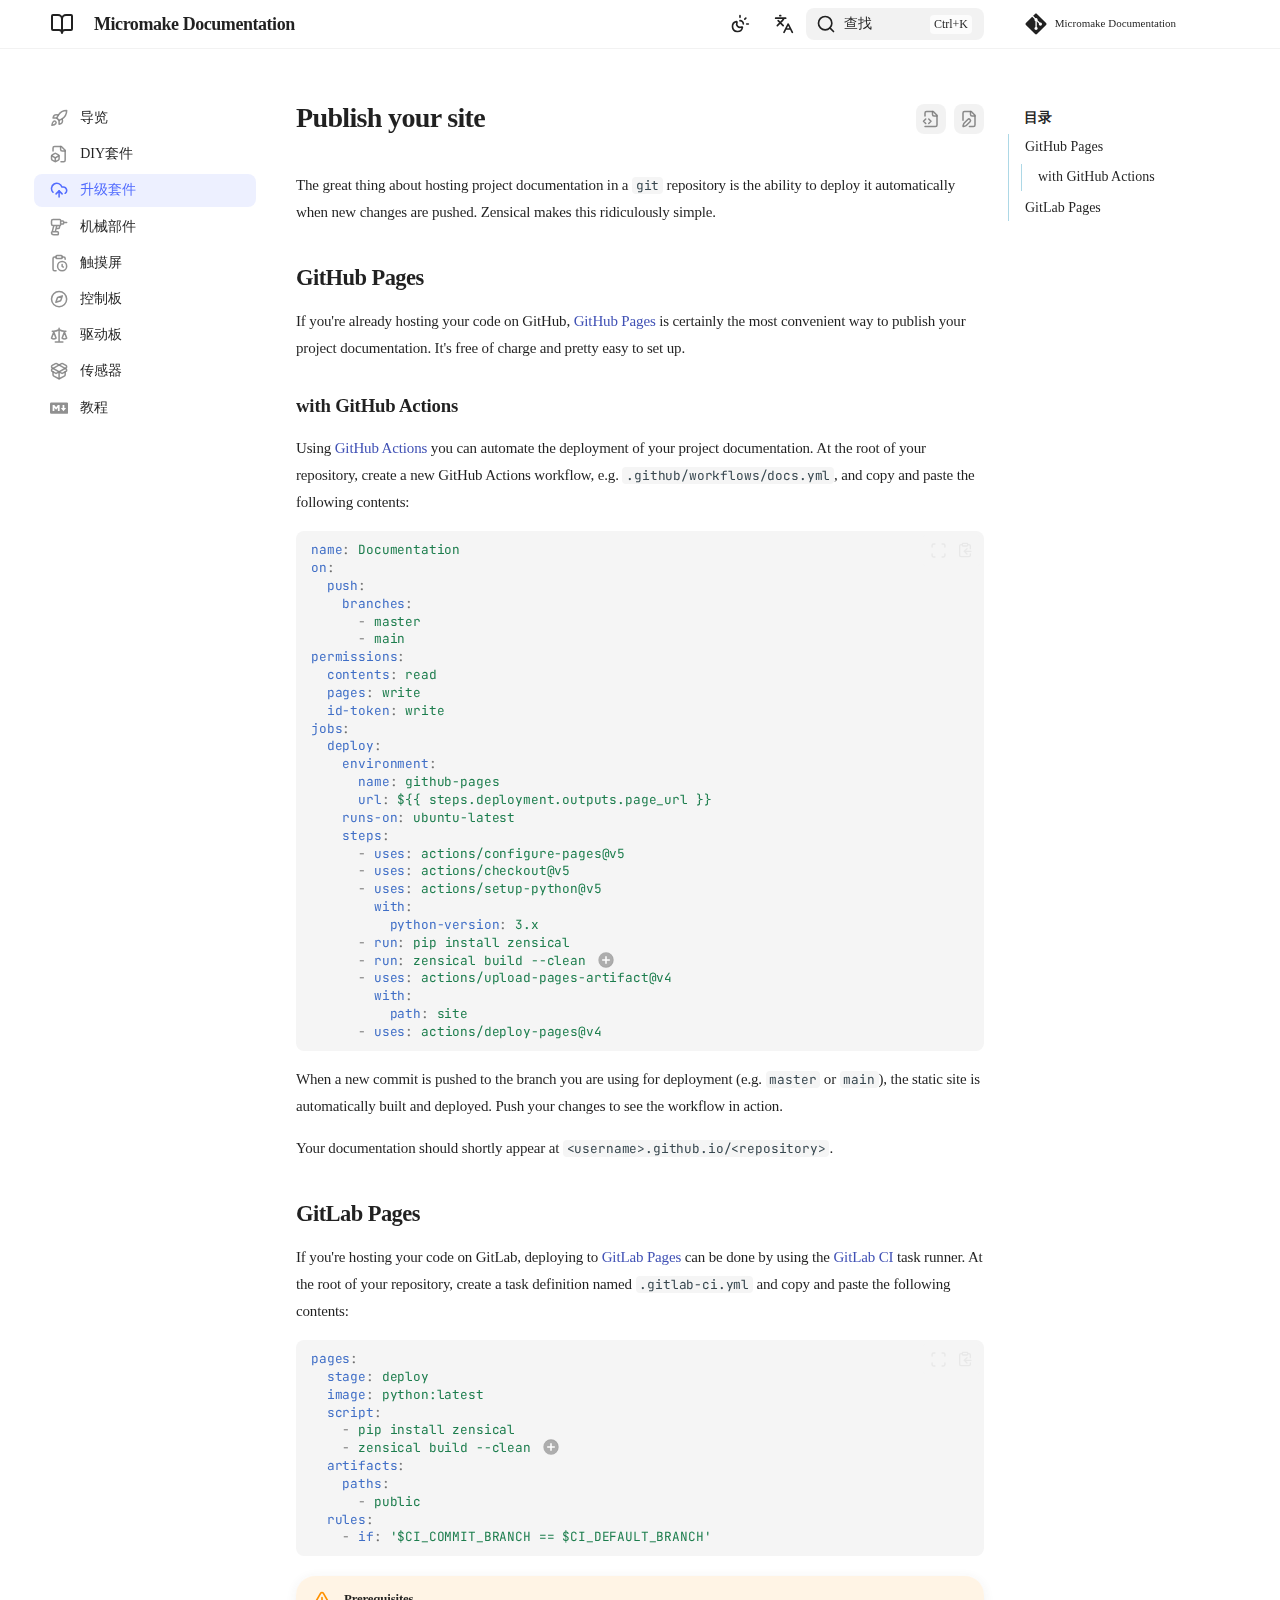
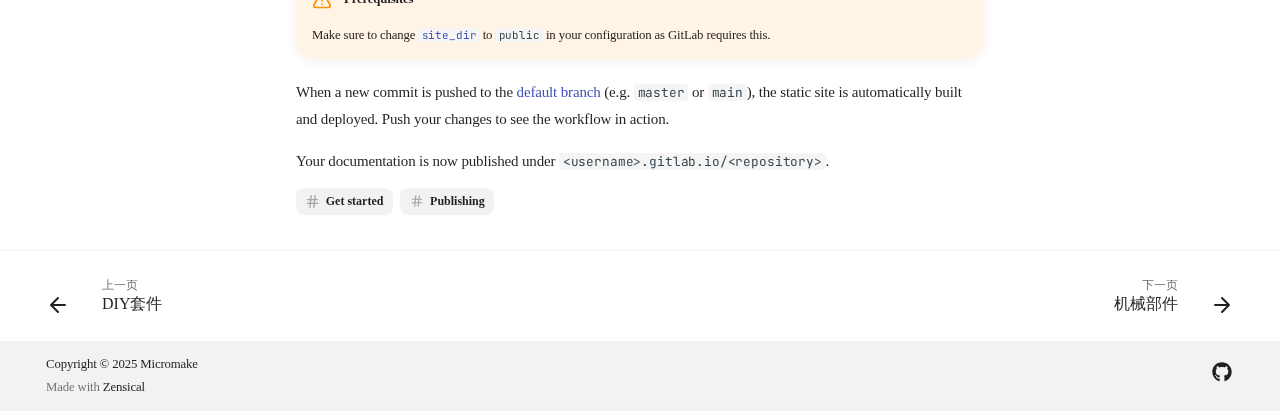
<file: site/publish-your-site/index.html>
<!doctype html>
<html lang="zh" class="no-js">
  <head>
    
      <meta charset="utf-8">
      <meta name="viewport" content="width=device-width,initial-scale=1">
      
      
      
        <link rel="canonical" href="https://micromake.github.io/publish-your-site/">
      
      
        <link rel="prev" href="../create-your-site/">
      
      
        <link rel="next" href="../customization/">
      
      
        
          <link rel="alternate" href="../javascript:translateTo('english');" hreflang="en">
        
          <link rel="alternate" href="../javascript:translateTo('french');" hreflang="fr">
        
          <link rel="alternate" href="../javascript:translateTo('korean');" hreflang="kr">
        
          <link rel="alternate" href="../javascript:translateTo('japanese');" hreflang="ja">
        
          <link rel="alternate" href="../javascript:translateTo('chinese_simplified');" hreflang="zh">
        
      
      
      <link rel="icon" href="../assets/images/favicon.png">
      <meta name="generator" content="zensical-0.0.9">
    
    
      
        <title>Publish your site - Micromake Documentation</title>
      
    
    
      
        
      
      <link rel="stylesheet" href="../assets/stylesheets/modern/main.2644c6b7.min.css">
      
        
          
        
        <link rel="stylesheet" href="../assets/stylesheets/modern/palette.dfe2e883.min.css">
      
      
  
  
    
  
    
  
    
  
    
  
    
  
    
  
    
  
    
  
    
  
    
  
    
  
    
  
  
  <style>:root{}</style>



  
  
    
      
      
      
    
  
  
  <style>:root{.md-tag{--md-tag-icon:url('data:image/svg+xml;charset=utf-8,%3Csvg%20xmlns%3D%22http%3A//www.w3.org/2000/svg%22%20fill%3D%22none%22%20stroke%3D%22currentColor%22%20stroke-linecap%3D%22round%22%20stroke-linejoin%3D%22round%22%20stroke-width%3D%222%22%20class%3D%22lucide%20lucide-hash%22%20viewBox%3D%220%200%2024%2024%22%3E%3Cpath%20d%3D%22M4%209h16M4%2015h16M10%203%208%2021M16%203l-2%2018%22/%3E%3C/svg%3E');}}</style>

    
    
      
    
    
      
        
        
        <link rel="preconnect" href="https://fonts.gstatic.com" crossorigin>
        <link rel="stylesheet" href="https://fonts.googleapis.com/css?family=Inter:300,300i,400,400i,500,500i,700,700i%7CJetBrains+Mono:400,400i,700,700i&display=fallback">
        <style>:root{--md-text-font:"Inter";--md-code-font:"JetBrains Mono"}</style>
      
    
    
      <link rel="stylesheet" href="../assets/stylesheets/extra.css">
    
      <link rel="stylesheet" href="../assets/stylesheets/extra2.css">
    
      <link rel="stylesheet" href="../assets/stylesheets/customize.css">
    
      <link rel="stylesheet" href="../assets/stylesheets/ziti.css">
    
    <script>__md_scope=new URL("/",location),__md_hash=e=>[...e].reduce(((e,t)=>(e<<5)-e+t.charCodeAt(0)),0),__md_get=(e,t=localStorage,a=__md_scope)=>JSON.parse(t.getItem(a.pathname+"."+e)),__md_set=(e,t,a=localStorage,_=__md_scope)=>{try{a.setItem(_.pathname+"."+e,JSON.stringify(t))}catch(e){}},document.documentElement.setAttribute("data-platform",navigator.platform)</script>
    
      

    
    
  </head>
  
  
    
    
      
    
    
    
    
    <body dir="ltr" data-md-color-scheme="default" data-md-color-primary="indigo" data-md-color-accent="indigo">
  
    
    <input class="md-toggle" data-md-toggle="drawer" type="checkbox" id="__drawer" autocomplete="off">
    <input class="md-toggle" data-md-toggle="search" type="checkbox" id="__search" autocomplete="off">
    <label class="md-overlay" for="__drawer"></label>
    <div data-md-component="skip">
      
        
        <a href="#publish-your-site" class="md-skip">
          跳转至
        </a>
      
    </div>
    <div data-md-component="announce">
      
    </div>
    
    
      

  

<header class="md-header md-header--shadow" data-md-component="header">
  <nav class="md-header__inner md-grid" aria-label="页眉">
    <a href=".." title="Micromake Documentation" class="md-header__button md-logo" aria-label="Micromake Documentation" data-md-component="logo">
      
  
  <svg xmlns="http://www.w3.org/2000/svg" fill="none" stroke="currentColor" stroke-linecap="round" stroke-linejoin="round" stroke-width="2" class="lucide lucide-book-open" viewBox="0 0 24 24"><path d="M12 7v14M3 18a1 1 0 0 1-1-1V4a1 1 0 0 1 1-1h5a4 4 0 0 1 4 4 4 4 0 0 1 4-4h5a1 1 0 0 1 1 1v13a1 1 0 0 1-1 1h-6a3 3 0 0 0-3 3 3 3 0 0 0-3-3z"/></svg>

    </a>
    <label class="md-header__button md-icon" for="__drawer">
      
      <svg xmlns="http://www.w3.org/2000/svg" fill="none" stroke="currentColor" stroke-linecap="round" stroke-linejoin="round" stroke-width="2" class="lucide lucide-menu" viewBox="0 0 24 24"><path d="M4 5h16M4 12h16M4 19h16"/></svg>
    </label>
    <div class="md-header__title" data-md-component="header-title">
      <div class="md-header__ellipsis">
        <div class="md-header__topic">
          <span class="md-ellipsis">
            Micromake Documentation
          </span>
        </div>
        <div class="md-header__topic" data-md-component="header-topic">
          <span class="md-ellipsis">
            
              Publish your site
            
          </span>
        </div>
      </div>
    </div>
    
      
        <form class="md-header__option" data-md-component="palette">
  
    
    
    
    <input class="md-option" data-md-color-media="(prefers-color-scheme)" data-md-color-scheme="default" data-md-color-primary="indigo" data-md-color-accent="indigo"  aria-label="Switch to light mode"  type="radio" name="__palette" id="__palette_0">
    
      <label class="md-header__button md-icon" title="Switch to light mode" for="__palette_1" hidden>
        <svg xmlns="http://www.w3.org/2000/svg" fill="none" stroke="currentColor" stroke-linecap="round" stroke-linejoin="round" stroke-width="2" class="lucide lucide-sun-moon" viewBox="0 0 24 24"><path d="M12 2v2M14.837 16.385a6 6 0 1 1-7.223-7.222c.624-.147.97.66.715 1.248a4 4 0 0 0 5.26 5.259c.589-.255 1.396.09 1.248.715M16 12a4 4 0 0 0-4-4M19 5l-1.256 1.256M20 12h2"/></svg>
      </label>
    
  
    
    
    
    <input class="md-option" data-md-color-media="(prefers-color-scheme: light)" data-md-color-scheme="default" data-md-color-primary="indigo" data-md-color-accent="indigo"  aria-label="Switch to dark mode"  type="radio" name="__palette" id="__palette_1">
    
      <label class="md-header__button md-icon" title="Switch to dark mode" for="__palette_2" hidden>
        <svg xmlns="http://www.w3.org/2000/svg" fill="none" stroke="currentColor" stroke-linecap="round" stroke-linejoin="round" stroke-width="2" class="lucide lucide-sun" viewBox="0 0 24 24"><circle cx="12" cy="12" r="4"/><path d="M12 2v2M12 20v2M4.93 4.93l1.41 1.41M17.66 17.66l1.41 1.41M2 12h2M20 12h2M6.34 17.66l-1.41 1.41M19.07 4.93l-1.41 1.41"/></svg>
      </label>
    
  
    
    
    
    <input class="md-option" data-md-color-media="(prefers-color-scheme: dark)" data-md-color-scheme="slate" data-md-color-primary="indigo" data-md-color-accent="light-blue"  aria-label="Switch to system preference"  type="radio" name="__palette" id="__palette_2">
    
      <label class="md-header__button md-icon" title="Switch to system preference" for="__palette_0" hidden>
        <svg xmlns="http://www.w3.org/2000/svg" fill="none" stroke="currentColor" stroke-linecap="round" stroke-linejoin="round" stroke-width="2" class="lucide lucide-moon-star" viewBox="0 0 24 24"><path d="M18 5h4M20 3v4M20.985 12.486a9 9 0 1 1-9.473-9.472c.405-.022.617.46.402.803a6 6 0 0 0 8.268 8.268c.344-.215.825-.004.803.401"/></svg>
      </label>
    
  
</form>
      
    
    
      <script>var palette=__md_get("__palette");if(palette&&palette.color){if("(prefers-color-scheme)"===palette.color.media){var media=matchMedia("(prefers-color-scheme: light)"),input=document.querySelector(media.matches?"[data-md-color-media='(prefers-color-scheme: light)']":"[data-md-color-media='(prefers-color-scheme: dark)']");palette.color.media=input.getAttribute("data-md-color-media"),palette.color.scheme=input.getAttribute("data-md-color-scheme"),palette.color.primary=input.getAttribute("data-md-color-primary"),palette.color.accent=input.getAttribute("data-md-color-accent")}for(var[key,value]of Object.entries(palette.color))document.body.setAttribute("data-md-color-"+key,value)}</script>
    
    
      <div class="md-header__option">
  <div class="md-select">
    
    <button class="md-header__button md-icon" aria-label="选择当前语言">
      <svg xmlns="http://www.w3.org/2000/svg" fill="none" stroke="currentColor" stroke-linecap="round" stroke-linejoin="round" stroke-width="2" class="lucide lucide-languages" viewBox="0 0 24 24"><path d="m5 8 6 6M4 14l6-6 2-3M2 5h12M7 2h1M22 22l-5-10-5 10M14 18h6"/></svg>
    </button>
    <div class="md-select__inner">
      <ul class="md-select__list">
        
          <li class="md-select__item">
            <a href="../javascript:translateTo('english');" hreflang="en" class="md-select__link">
              English
            </a>
          </li>
        
          <li class="md-select__item">
            <a href="../javascript:translateTo('french');" hreflang="fr" class="md-select__link">
              Français
            </a>
          </li>
        
          <li class="md-select__item">
            <a href="../javascript:translateTo('korean');" hreflang="kr" class="md-select__link">
              한국어
            </a>
          </li>
        
          <li class="md-select__item">
            <a href="../javascript:translateTo('japanese');" hreflang="ja" class="md-select__link">
              日本語
            </a>
          </li>
        
          <li class="md-select__item">
            <a href="../javascript:translateTo('chinese_simplified');" hreflang="zh" class="md-select__link">
              中文
            </a>
          </li>
        
      </ul>
    </div>
  </div>
</div>
    
    
      
      
        <label class="md-header__button md-icon" for="__search">
          
          <svg xmlns="http://www.w3.org/2000/svg" fill="none" stroke="currentColor" stroke-linecap="round" stroke-linejoin="round" stroke-width="2" class="lucide lucide-search" viewBox="0 0 24 24"><path d="m21 21-4.34-4.34"/><circle cx="11" cy="11" r="8"/></svg>
        </label>
        <div class="md-search" data-md-component="search" role="dialog" aria-label="查找">
  <button type="button" class="md-search__button">
    查找
  </button>
</div>
      
    
    <div class="md-header__source">
      
        <a href="https://github.com/micromake/micromake.github.io" title="前往仓库" class="md-source" data-md-component="source">
  <div class="md-source__icon md-icon">
    
    <svg xmlns="http://www.w3.org/2000/svg" viewBox="0 0 448 512"><!--! Font Awesome Free 7.1.0 by @fontawesome - https://fontawesome.com License - https://fontawesome.com/license/free (Icons: CC BY 4.0, Fonts: SIL OFL 1.1, Code: MIT License) Copyright 2025 Fonticons, Inc.--><path fill="currentColor" d="M439.6 236.1 244 40.5c-5.4-5.5-12.8-8.5-20.4-8.5s-15 3-20.4 8.4L162.5 81l51.5 51.5c27.1-9.1 52.7 16.8 43.4 43.7l49.7 49.7c34.2-11.8 61.2 31 35.5 56.7-26.5 26.5-70.2-2.9-56-37.3L240.3 199v121.9c25.3 12.5 22.3 41.8 9.1 55-6.4 6.4-15.2 10.1-24.3 10.1s-17.8-3.6-24.3-10.1c-17.6-17.6-11.1-46.9 11.2-56v-123c-20.8-8.5-24.6-30.7-18.6-45L142.6 101 8.5 235.1C3 240.6 0 247.9 0 255.5s3 15 8.5 20.4l195.6 195.7c5.4 5.4 12.7 8.4 20.4 8.4s15-3 20.4-8.4l194.7-194.7c5.4-5.4 8.4-12.8 8.4-20.4s-3-15-8.4-20.4"/></svg>
  </div>
  <div class="md-source__repository">
    Micromake Documentation
  </div>
</a>
      
    </div>
  </nav>
  
</header>
    
    <div class="md-container" data-md-component="container">
      
      
        
          
        
      
      <main class="md-main" data-md-component="main">
        <div class="md-main__inner md-grid">
          
            
              
              <div class="md-sidebar md-sidebar--primary" data-md-component="sidebar" data-md-type="navigation" >
                <div class="md-sidebar__scrollwrap">
                  <div class="md-sidebar__inner">
                    



<nav class="md-nav md-nav--primary" aria-label="导航栏" data-md-level="0">
  <label class="md-nav__title" for="__drawer">
    <a href=".." title="Micromake Documentation" class="md-nav__button md-logo" aria-label="Micromake Documentation" data-md-component="logo">
      
  
  <svg xmlns="http://www.w3.org/2000/svg" fill="none" stroke="currentColor" stroke-linecap="round" stroke-linejoin="round" stroke-width="2" class="lucide lucide-book-open" viewBox="0 0 24 24"><path d="M12 7v14M3 18a1 1 0 0 1-1-1V4a1 1 0 0 1 1-1h5a4 4 0 0 1 4 4 4 4 0 0 1 4-4h5a1 1 0 0 1 1 1v13a1 1 0 0 1-1 1h-6a3 3 0 0 0-3 3 3 3 0 0 0-3-3z"/></svg>

    </a>
    Micromake Documentation
  </label>
  
    <div class="md-nav__source">
      <a href="https://github.com/micromake/micromake.github.io" title="前往仓库" class="md-source" data-md-component="source">
  <div class="md-source__icon md-icon">
    
    <svg xmlns="http://www.w3.org/2000/svg" viewBox="0 0 448 512"><!--! Font Awesome Free 7.1.0 by @fontawesome - https://fontawesome.com License - https://fontawesome.com/license/free (Icons: CC BY 4.0, Fonts: SIL OFL 1.1, Code: MIT License) Copyright 2025 Fonticons, Inc.--><path fill="currentColor" d="M439.6 236.1 244 40.5c-5.4-5.5-12.8-8.5-20.4-8.5s-15 3-20.4 8.4L162.5 81l51.5 51.5c27.1-9.1 52.7 16.8 43.4 43.7l49.7 49.7c34.2-11.8 61.2 31 35.5 56.7-26.5 26.5-70.2-2.9-56-37.3L240.3 199v121.9c25.3 12.5 22.3 41.8 9.1 55-6.4 6.4-15.2 10.1-24.3 10.1s-17.8-3.6-24.3-10.1c-17.6-17.6-11.1-46.9 11.2-56v-123c-20.8-8.5-24.6-30.7-18.6-45L142.6 101 8.5 235.1C3 240.6 0 247.9 0 255.5s3 15 8.5 20.4l195.6 195.7c5.4 5.4 12.7 8.4 20.4 8.4s15-3 20.4-8.4l194.7-194.7c5.4-5.4 8.4-12.8 8.4-20.4s-3-15-8.4-20.4"/></svg>
  </div>
  <div class="md-source__repository">
    Micromake Documentation
  </div>
</a>
    </div>
  
  <ul class="md-nav__list" data-md-scrollfix>
    
      
      
  
  
  
  
    <li class="md-nav__item">
      <a href=".." class="md-nav__link">
        
  
  
    <svg xmlns="http://www.w3.org/2000/svg" fill="none" stroke="currentColor" stroke-linecap="round" stroke-linejoin="round" stroke-width="2" class="lucide lucide-rocket" viewBox="0 0 24 24"><path d="M4.5 16.5c-1.5 1.26-2 5-2 5s3.74-.5 5-2c.71-.84.7-2.13-.09-2.91a2.18 2.18 0 0 0-2.91-.09M12 15l-3-3a22 22 0 0 1 2-3.95A12.88 12.88 0 0 1 22 2c0 2.72-.78 7.5-6 11a22.4 22.4 0 0 1-4 2"/><path d="M9 12H4s.55-3.03 2-4c1.62-1.08 5 0 5 0M12 15v5s3.03-.55 4-2c1.08-1.62 0-5 0-5"/></svg>
  
  <span class="md-ellipsis">
    
  
    导览
  

    
  </span>
  
  

      </a>
    </li>
  

    
      
      
  
  
  
  
    <li class="md-nav__item">
      <a href="../create-your-site/" class="md-nav__link">
        
  
  
    <svg xmlns="http://www.w3.org/2000/svg" fill="none" stroke="currentColor" stroke-linecap="round" stroke-linejoin="round" stroke-width="2" class="lucide lucide-file-box" viewBox="0 0 24 24"><path d="M14.5 22H18a2 2 0 0 0 2-2V7l-5-5H6a2 2 0 0 0-2 2v4"/><path d="M14 2v4a2 2 0 0 0 2 2h4M3 13.1a2 2 0 0 0-1 1.76v3.24a2 2 0 0 0 .97 1.78L6 21.7a2 2 0 0 0 2.03.01L11 19.9a2 2 0 0 0 1-1.76V14.9a2 2 0 0 0-.97-1.78L8 11.3a2 2 0 0 0-2.03-.01ZM7 17v5"/><path d="M11.7 14.2 7 17l-4.7-2.8"/></svg>
  
  <span class="md-ellipsis">
    
  
    DIY套件
  

    
  </span>
  
  

      </a>
    </li>
  

    
      
      
  
  
    
  
  
  
    <li class="md-nav__item md-nav__item--active">
      
      <input class="md-nav__toggle md-toggle" type="checkbox" id="__toc">
      
      
        
      
      
        <label class="md-nav__link md-nav__link--active" for="__toc">
          
  
  
    <svg xmlns="http://www.w3.org/2000/svg" fill="none" stroke="currentColor" stroke-linecap="round" stroke-linejoin="round" stroke-width="2" class="lucide lucide-cloud-upload" viewBox="0 0 24 24"><path d="M12 13v8M4 14.899A7 7 0 1 1 15.71 8h1.79a4.5 4.5 0 0 1 2.5 8.242"/><path d="m8 17 4-4 4 4"/></svg>
  
  <span class="md-ellipsis">
    
  
    升级套件
  

    
  </span>
  
  

          <span class="md-nav__icon md-icon"></span>
        </label>
      
      <a href="./" class="md-nav__link md-nav__link--active">
        
  
  
    <svg xmlns="http://www.w3.org/2000/svg" fill="none" stroke="currentColor" stroke-linecap="round" stroke-linejoin="round" stroke-width="2" class="lucide lucide-cloud-upload" viewBox="0 0 24 24"><path d="M12 13v8M4 14.899A7 7 0 1 1 15.71 8h1.79a4.5 4.5 0 0 1 2.5 8.242"/><path d="m8 17 4-4 4 4"/></svg>
  
  <span class="md-ellipsis">
    
  
    升级套件
  

    
  </span>
  
  

      </a>
      
        


<nav class="md-nav md-nav--secondary" aria-label="目录">
  
  
  
    
  
  
    <label class="md-nav__title" for="__toc">
      <span class="md-nav__icon md-icon"></span>
      目录
    </label>
    <ul class="md-nav__list" data-md-component="toc" data-md-scrollfix>
      
        <li class="md-nav__item">
  <a href="#github-pages" class="md-nav__link">
    <span class="md-ellipsis">
      
        GitHub Pages
      
    </span>
  </a>
  
    <nav class="md-nav" aria-label="GitHub Pages">
      <ul class="md-nav__list">
        
          <li class="md-nav__item">
  <a href="#with-github-actions" class="md-nav__link">
    <span class="md-ellipsis">
      
        with GitHub Actions
      
    </span>
  </a>
  
</li>
        
      </ul>
    </nav>
  
</li>
      
        <li class="md-nav__item">
  <a href="#gitlab-pages" class="md-nav__link">
    <span class="md-ellipsis">
      
        GitLab Pages
      
    </span>
  </a>
  
</li>
      
    </ul>
  
</nav>
      
    </li>
  

    
      
      
  
  
  
  
    <li class="md-nav__item">
      <a href="../customization/" class="md-nav__link">
        
  
  
    <svg xmlns="http://www.w3.org/2000/svg" fill="none" stroke="currentColor" stroke-linecap="round" stroke-linejoin="round" stroke-width="2" class="lucide lucide-drill" viewBox="0 0 24 24"><path d="M10 18a1 1 0 0 1 1 1v2a1 1 0 0 1-1 1H5a3 3 0 0 1-3-3 1 1 0 0 1 1-1zM13 10H4a2 2 0 0 1-2-2V4a2 2 0 0 1 2-2h9a1 1 0 0 1 1 1v6a1 1 0 0 1-1 1l-.81 3.242a1 1 0 0 1-.97.758H8M14 4h3a1 1 0 0 1 1 1v2a1 1 0 0 1-1 1h-3M18 6h4M5 10l-2 8M7 18l2-8"/></svg>
  
  <span class="md-ellipsis">
    
  
    机械部件
  

    
  </span>
  
  

      </a>
    </li>
  

    
      
      
  
  
  
  
    <li class="md-nav__item">
      <a href="../upgrade/" class="md-nav__link">
        
  
  
    <svg xmlns="http://www.w3.org/2000/svg" fill="none" stroke="currentColor" stroke-linecap="round" stroke-linejoin="round" stroke-width="2" class="lucide lucide-clipboard-clock" viewBox="0 0 24 24"><path d="M16 14v2.2l1.6 1M16 4h2a2 2 0 0 1 2 2v.832M8 4H6a2 2 0 0 0-2 2v14a2 2 0 0 0 2 2h2"/><circle cx="16" cy="16" r="6"/><rect width="8" height="4" x="8" y="2" rx="1"/></svg>
  
  <span class="md-ellipsis">
    
  
    触摸屏
  

    
  </span>
  
  

      </a>
    </li>
  

    
      
      
  
  
  
  
    <li class="md-nav__item">
      <a href="../browser-support/" class="md-nav__link">
        
  
  
    <svg xmlns="http://www.w3.org/2000/svg" fill="none" stroke="currentColor" stroke-linecap="round" stroke-linejoin="round" stroke-width="2" class="lucide lucide-compass" viewBox="0 0 24 24"><path d="m16.24 7.76-1.804 5.411a2 2 0 0 1-1.265 1.265L7.76 16.24l1.804-5.411a2 2 0 0 1 1.265-1.265z"/><circle cx="12" cy="12" r="10"/></svg>
  
  <span class="md-ellipsis">
    
  
    控制板
  

    
  </span>
  
  

      </a>
    </li>
  

    
      
      
  
  
  
  
    <li class="md-nav__item">
      <a href="../license/" class="md-nav__link">
        
  
  
    <svg xmlns="http://www.w3.org/2000/svg" fill="none" stroke="currentColor" stroke-linecap="round" stroke-linejoin="round" stroke-width="2" class="lucide lucide-scale" viewBox="0 0 24 24"><path d="m16 16 3-8 3 8c-.87.65-1.92 1-3 1s-2.13-.35-3-1M2 16l3-8 3 8c-.87.65-1.92 1-3 1s-2.13-.35-3-1M7 21h10M12 3v18M3 7h2c2 0 5-1 7-2 2 1 5 2 7 2h2"/></svg>
  
  <span class="md-ellipsis">
    
  
    驱动板
  

    
  </span>
  
  

      </a>
    </li>
  

    
      
      
  
  
  
  
    <li class="md-nav__item">
      <a href="../get-started/" class="md-nav__link">
        
  
  
    <svg xmlns="http://www.w3.org/2000/svg" fill="none" stroke="currentColor" stroke-linecap="round" stroke-linejoin="round" stroke-width="2" class="lucide lucide-package-open" viewBox="0 0 24 24"><path d="M12 22v-9M15.17 2.21a1.67 1.67 0 0 1 1.63 0L21 4.57a1.93 1.93 0 0 1 0 3.36L8.82 14.79a1.66 1.66 0 0 1-1.64 0L3 12.43a1.93 1.93 0 0 1 0-3.36z"/><path d="M20 13v3.87a2.06 2.06 0 0 1-1.11 1.83l-6 3.08a1.93 1.93 0 0 1-1.78 0l-6-3.08A2.06 2.06 0 0 1 4 16.87V13"/><path d="M21 12.43a1.93 1.93 0 0 0 0-3.36L8.83 2.2a1.64 1.64 0 0 0-1.63 0L3 4.57a1.93 1.93 0 0 0 0 3.36l12.18 6.86a1.64 1.64 0 0 0 1.63 0z"/></svg>
  
  <span class="md-ellipsis">
    
  
    传感器
  

    
  </span>
  
  

      </a>
    </li>
  

    
      
      
  
  
  
  
    <li class="md-nav__item">
      <a href="../markdown/" class="md-nav__link">
        
  
  
    <svg xmlns="http://www.w3.org/2000/svg" viewBox="0 0 24 24"><path d="M22.27 19.385H1.73A1.73 1.73 0 0 1 0 17.655V6.345a1.73 1.73 0 0 1 1.73-1.73h20.54A1.73 1.73 0 0 1 24 6.345v11.308a1.73 1.73 0 0 1-1.73 1.731zM5.769 15.923v-4.5l2.308 2.885 2.307-2.885v4.5h2.308V8.078h-2.308l-2.307 2.885-2.308-2.885H3.46v7.847zM21.232 12h-2.309V8.077h-2.307V12h-2.308l3.461 4.039z"/></svg>
  
  <span class="md-ellipsis">
    
  
    教程
  

    
  </span>
  
  

      </a>
    </li>
  

    
  </ul>
</nav>
                  </div>
                </div>
              </div>
            
            
              
              <div class="md-sidebar md-sidebar--secondary" data-md-component="sidebar" data-md-type="toc" >
                <div class="md-sidebar__scrollwrap">
                  <div class="md-sidebar__inner">
                    


<nav class="md-nav md-nav--secondary" aria-label="目录">
  
  
  
    
  
  
    <label class="md-nav__title" for="__toc">
      <span class="md-nav__icon md-icon"></span>
      目录
    </label>
    <ul class="md-nav__list" data-md-component="toc" data-md-scrollfix>
      
        <li class="md-nav__item">
  <a href="#github-pages" class="md-nav__link">
    <span class="md-ellipsis">
      
        GitHub Pages
      
    </span>
  </a>
  
    <nav class="md-nav" aria-label="GitHub Pages">
      <ul class="md-nav__list">
        
          <li class="md-nav__item">
  <a href="#with-github-actions" class="md-nav__link">
    <span class="md-ellipsis">
      
        with GitHub Actions
      
    </span>
  </a>
  
</li>
        
      </ul>
    </nav>
  
</li>
      
        <li class="md-nav__item">
  <a href="#gitlab-pages" class="md-nav__link">
    <span class="md-ellipsis">
      
        GitLab Pages
      
    </span>
  </a>
  
</li>
      
    </ul>
  
</nav>
                  </div>
                </div>
              </div>
            
          
          
            <div class="md-content" data-md-component="content">
              
                



  


              
              <article class="md-content__inner md-typeset">
                
                  
  
    <a href="https://github.com/micromake/micromake.github.io/edit/main/docs/publish-your-site.md" title="编辑此页" class="md-content__button md-icon" rel="edit">
      
      <svg xmlns="http://www.w3.org/2000/svg" fill="none" stroke="currentColor" stroke-linecap="round" stroke-linejoin="round" stroke-width="2" class="lucide lucide-file-pen" viewBox="0 0 24 24"><path d="M12.5 22H18a2 2 0 0 0 2-2V7l-5-5H6a2 2 0 0 0-2 2v9.5"/><path d="M14 2v4a2 2 0 0 0 2 2h4M13.378 15.626a1 1 0 1 0-3.004-3.004l-5.01 5.012a2 2 0 0 0-.506.854l-.837 2.87a.5.5 0 0 0 .62.62l2.87-.837a2 2 0 0 0 .854-.506z"/></svg>
    </a>
  
  
    
      
    
    <a href="https://github.com/micromake/micromake.github.io/raw/main/docs/publish-your-site.md" title="查看本页的源代码" class="md-content__button md-icon">
      
      <svg xmlns="http://www.w3.org/2000/svg" fill="none" stroke="currentColor" stroke-linecap="round" stroke-linejoin="round" stroke-width="2" class="lucide lucide-file-code-2" viewBox="0 0 24 24"><path d="M4 22h14a2 2 0 0 0 2-2V7l-5-5H6a2 2 0 0 0-2 2v4"/><path d="M14 2v4a2 2 0 0 0 2 2h4M5 12l-3 3 3 3M9 18l3-3-3-3"/></svg>
    </a>
  


<h1 id="publish-your-site">Publish your site<a class="headerlink" href="#publish-your-site" title="Permanent link">&para;</a></h1>
<p>The great thing about hosting project documentation in a <code>git</code> repository is
the ability to deploy it automatically when new changes are pushed. Zensical
makes this ridiculously simple.</p>
<h2 id="github-pages">GitHub Pages<a class="headerlink" href="#github-pages" title="Permanent link">&para;</a></h2>
<p>If you're already hosting your code on GitHub, <a href="https://pages.github.com/">GitHub Pages</a> is certainly
the most convenient way to publish your project documentation. It's free of
charge and pretty easy to set up.</p>
<h3 id="with-github-actions">with GitHub Actions<a class="headerlink" href="#with-github-actions" title="Permanent link">&para;</a></h3>
<p>Using <a href="https://github.com/features/actions">GitHub Actions</a> you can automate the deployment of your project
documentation. At the root of your repository, create a new GitHub Actions
workflow, e.g. <code>.github/workflows/docs.yml</code>, and copy and paste the following
contents:</p>
<div class="language-yaml highlight"><pre><span></span><code><span id="__span-0-1"><a id="__codelineno-0-1" name="__codelineno-0-1" href="#__codelineno-0-1"></a><span class="nt">name</span><span class="p">:</span><span class="w"> </span><span class="l l-Scalar l-Scalar-Plain">Documentation</span>
</span><span id="__span-0-2"><a id="__codelineno-0-2" name="__codelineno-0-2" href="#__codelineno-0-2"></a><span class="nt">on</span><span class="p">:</span>
</span><span id="__span-0-3"><a id="__codelineno-0-3" name="__codelineno-0-3" href="#__codelineno-0-3"></a><span class="w">  </span><span class="nt">push</span><span class="p">:</span>
</span><span id="__span-0-4"><a id="__codelineno-0-4" name="__codelineno-0-4" href="#__codelineno-0-4"></a><span class="w">    </span><span class="nt">branches</span><span class="p">:</span>
</span><span id="__span-0-5"><a id="__codelineno-0-5" name="__codelineno-0-5" href="#__codelineno-0-5"></a><span class="w">      </span><span class="p p-Indicator">-</span><span class="w"> </span><span class="l l-Scalar l-Scalar-Plain">master</span>
</span><span id="__span-0-6"><a id="__codelineno-0-6" name="__codelineno-0-6" href="#__codelineno-0-6"></a><span class="w">      </span><span class="p p-Indicator">-</span><span class="w"> </span><span class="l l-Scalar l-Scalar-Plain">main</span>
</span><span id="__span-0-7"><a id="__codelineno-0-7" name="__codelineno-0-7" href="#__codelineno-0-7"></a><span class="nt">permissions</span><span class="p">:</span>
</span><span id="__span-0-8"><a id="__codelineno-0-8" name="__codelineno-0-8" href="#__codelineno-0-8"></a><span class="w">  </span><span class="nt">contents</span><span class="p">:</span><span class="w"> </span><span class="l l-Scalar l-Scalar-Plain">read</span>
</span><span id="__span-0-9"><a id="__codelineno-0-9" name="__codelineno-0-9" href="#__codelineno-0-9"></a><span class="w">  </span><span class="nt">pages</span><span class="p">:</span><span class="w"> </span><span class="l l-Scalar l-Scalar-Plain">write</span>
</span><span id="__span-0-10"><a id="__codelineno-0-10" name="__codelineno-0-10" href="#__codelineno-0-10"></a><span class="w">  </span><span class="nt">id-token</span><span class="p">:</span><span class="w"> </span><span class="l l-Scalar l-Scalar-Plain">write</span>
</span><span id="__span-0-11"><a id="__codelineno-0-11" name="__codelineno-0-11" href="#__codelineno-0-11"></a><span class="nt">jobs</span><span class="p">:</span>
</span><span id="__span-0-12"><a id="__codelineno-0-12" name="__codelineno-0-12" href="#__codelineno-0-12"></a><span class="w">  </span><span class="nt">deploy</span><span class="p">:</span>
</span><span id="__span-0-13"><a id="__codelineno-0-13" name="__codelineno-0-13" href="#__codelineno-0-13"></a><span class="w">    </span><span class="nt">environment</span><span class="p">:</span>
</span><span id="__span-0-14"><a id="__codelineno-0-14" name="__codelineno-0-14" href="#__codelineno-0-14"></a><span class="w">      </span><span class="nt">name</span><span class="p">:</span><span class="w"> </span><span class="l l-Scalar l-Scalar-Plain">github-pages</span>
</span><span id="__span-0-15"><a id="__codelineno-0-15" name="__codelineno-0-15" href="#__codelineno-0-15"></a><span class="w">      </span><span class="nt">url</span><span class="p">:</span><span class="w"> </span><span class="l l-Scalar l-Scalar-Plain">${{ steps.deployment.outputs.page_url }}</span>
</span><span id="__span-0-16"><a id="__codelineno-0-16" name="__codelineno-0-16" href="#__codelineno-0-16"></a><span class="w">    </span><span class="nt">runs-on</span><span class="p">:</span><span class="w"> </span><span class="l l-Scalar l-Scalar-Plain">ubuntu-latest</span>
</span><span id="__span-0-17"><a id="__codelineno-0-17" name="__codelineno-0-17" href="#__codelineno-0-17"></a><span class="w">    </span><span class="nt">steps</span><span class="p">:</span>
</span><span id="__span-0-18"><a id="__codelineno-0-18" name="__codelineno-0-18" href="#__codelineno-0-18"></a><span class="w">      </span><span class="p p-Indicator">-</span><span class="w"> </span><span class="nt">uses</span><span class="p">:</span><span class="w"> </span><span class="l l-Scalar l-Scalar-Plain">actions/configure-pages@v5</span>
</span><span id="__span-0-19"><a id="__codelineno-0-19" name="__codelineno-0-19" href="#__codelineno-0-19"></a><span class="w">      </span><span class="p p-Indicator">-</span><span class="w"> </span><span class="nt">uses</span><span class="p">:</span><span class="w"> </span><span class="l l-Scalar l-Scalar-Plain">actions/checkout@v5</span>
</span><span id="__span-0-20"><a id="__codelineno-0-20" name="__codelineno-0-20" href="#__codelineno-0-20"></a><span class="w">      </span><span class="p p-Indicator">-</span><span class="w"> </span><span class="nt">uses</span><span class="p">:</span><span class="w"> </span><span class="l l-Scalar l-Scalar-Plain">actions/setup-python@v5</span>
</span><span id="__span-0-21"><a id="__codelineno-0-21" name="__codelineno-0-21" href="#__codelineno-0-21"></a><span class="w">        </span><span class="nt">with</span><span class="p">:</span>
</span><span id="__span-0-22"><a id="__codelineno-0-22" name="__codelineno-0-22" href="#__codelineno-0-22"></a><span class="w">          </span><span class="nt">python-version</span><span class="p">:</span><span class="w"> </span><span class="l l-Scalar l-Scalar-Plain">3.x</span>
</span><span id="__span-0-23"><a id="__codelineno-0-23" name="__codelineno-0-23" href="#__codelineno-0-23"></a><span class="w">      </span><span class="p p-Indicator">-</span><span class="w"> </span><span class="nt">run</span><span class="p">:</span><span class="w"> </span><span class="l l-Scalar l-Scalar-Plain">pip install zensical</span>
</span><span id="__span-0-24"><a id="__codelineno-0-24" name="__codelineno-0-24" href="#__codelineno-0-24"></a><span class="w">      </span><span class="p p-Indicator">-</span><span class="w"> </span><span class="nt">run</span><span class="p">:</span><span class="w"> </span><span class="l l-Scalar l-Scalar-Plain">zensical build --clean</span><span class="w"> </span><span class="c1"># (1)!</span>
</span><span id="__span-0-25"><a id="__codelineno-0-25" name="__codelineno-0-25" href="#__codelineno-0-25"></a><span class="w">      </span><span class="p p-Indicator">-</span><span class="w"> </span><span class="nt">uses</span><span class="p">:</span><span class="w"> </span><span class="l l-Scalar l-Scalar-Plain">actions/upload-pages-artifact@v4</span>
</span><span id="__span-0-26"><a id="__codelineno-0-26" name="__codelineno-0-26" href="#__codelineno-0-26"></a><span class="w">        </span><span class="nt">with</span><span class="p">:</span>
</span><span id="__span-0-27"><a id="__codelineno-0-27" name="__codelineno-0-27" href="#__codelineno-0-27"></a><span class="w">          </span><span class="nt">path</span><span class="p">:</span><span class="w"> </span><span class="l l-Scalar l-Scalar-Plain">site</span>
</span><span id="__span-0-28"><a id="__codelineno-0-28" name="__codelineno-0-28" href="#__codelineno-0-28"></a><span class="w">      </span><span class="p p-Indicator">-</span><span class="w"> </span><span class="nt">uses</span><span class="p">:</span><span class="w"> </span><span class="l l-Scalar l-Scalar-Plain">actions/deploy-pages@v4</span>
</span></code></pre></div>
<ol>
<li>At the moment, we do not recommend using caches on CI systems as the caching
    functionality will undergo revisions as we optimize the performance of
    Zensical.</li>
</ol>
<p>When a new commit is pushed to the branch you are using for deployment
(e.g. <code>master</code> or <code>main</code>), the static site is automatically built and
deployed. Push your changes to see the workflow in action.</p>
<p>Your documentation should shortly appear at <code>&lt;username&gt;.github.io/&lt;repository&gt;</code>.</p>
<h2 id="gitlab-pages">GitLab Pages<a class="headerlink" href="#gitlab-pages" title="Permanent link">&para;</a></h2>
<p>If you're hosting your code on GitLab, deploying to <a href="https://gitlab.com/pages">GitLab Pages</a> can be done
by using the <a href="https://docs.gitlab.com/ee/ci/">GitLab CI</a> task runner. At the root of your repository, create a
task definition named <code>.gitlab-ci.yml</code> and copy and paste the following
contents:</p>
<div class="language-yaml highlight"><pre><span></span><code><span id="__span-1-1"><a id="__codelineno-1-1" name="__codelineno-1-1" href="#__codelineno-1-1"></a><span class="nt">pages</span><span class="p">:</span>
</span><span id="__span-1-2"><a id="__codelineno-1-2" name="__codelineno-1-2" href="#__codelineno-1-2"></a><span class="w">  </span><span class="nt">stage</span><span class="p">:</span><span class="w"> </span><span class="l l-Scalar l-Scalar-Plain">deploy</span>
</span><span id="__span-1-3"><a id="__codelineno-1-3" name="__codelineno-1-3" href="#__codelineno-1-3"></a><span class="w">  </span><span class="nt">image</span><span class="p">:</span><span class="w"> </span><span class="l l-Scalar l-Scalar-Plain">python:latest</span>
</span><span id="__span-1-4"><a id="__codelineno-1-4" name="__codelineno-1-4" href="#__codelineno-1-4"></a><span class="w">  </span><span class="nt">script</span><span class="p">:</span>
</span><span id="__span-1-5"><a id="__codelineno-1-5" name="__codelineno-1-5" href="#__codelineno-1-5"></a><span class="w">    </span><span class="p p-Indicator">-</span><span class="w"> </span><span class="l l-Scalar l-Scalar-Plain">pip install zensical</span>
</span><span id="__span-1-6"><a id="__codelineno-1-6" name="__codelineno-1-6" href="#__codelineno-1-6"></a><span class="w">    </span><span class="p p-Indicator">-</span><span class="w"> </span><span class="l l-Scalar l-Scalar-Plain">zensical build --clean</span><span class="w"> </span><span class="c1"># (1)!</span>
</span><span id="__span-1-7"><a id="__codelineno-1-7" name="__codelineno-1-7" href="#__codelineno-1-7"></a><span class="w">  </span><span class="nt">artifacts</span><span class="p">:</span>
</span><span id="__span-1-8"><a id="__codelineno-1-8" name="__codelineno-1-8" href="#__codelineno-1-8"></a><span class="w">    </span><span class="nt">paths</span><span class="p">:</span>
</span><span id="__span-1-9"><a id="__codelineno-1-9" name="__codelineno-1-9" href="#__codelineno-1-9"></a><span class="w">      </span><span class="p p-Indicator">-</span><span class="w"> </span><span class="l l-Scalar l-Scalar-Plain">public</span>
</span><span id="__span-1-10"><a id="__codelineno-1-10" name="__codelineno-1-10" href="#__codelineno-1-10"></a><span class="w">  </span><span class="nt">rules</span><span class="p">:</span>
</span><span id="__span-1-11"><a id="__codelineno-1-11" name="__codelineno-1-11" href="#__codelineno-1-11"></a><span class="w">    </span><span class="p p-Indicator">-</span><span class="w"> </span><span class="nt">if</span><span class="p">:</span><span class="w"> </span><span class="s">&#39;$CI_COMMIT_BRANCH</span><span class="nv"> </span><span class="s">==</span><span class="nv"> </span><span class="s">$CI_DEFAULT_BRANCH&#39;</span>
</span></code></pre></div>
<ol>
<li>At the moment, we do not recommend using caches on CI systems as the caching
    functionality will undergo revisions as we optimize the performance of
    Zensical.</li>
</ol>
<div class="admonition warning">
<p class="admonition-title">Prerequisites</p>
<p>Make sure to change <a href="../setup/basics/#site_dir"><code>site_dir</code></a> to <code>public</code> in your
configuration as GitLab requires this.</p>
</div>
<p>When a new commit is pushed to the <a href="https://docs.gitlab.com/ee/user/project/repository/branches/default.html">default branch</a> (e.g. <code>master</code> or <code>main</code>),
the static site is automatically built and deployed. Push your changes to see
the workflow in action.</p>
<p>Your documentation is now published under <code>&lt;username&gt;.gitlab.io/&lt;repository&gt;</code>.</p>


  <nav class="md-tags" >
    
      
      
      
        
        
      
      
        <span class="md-tag md-tag-icon">Get started</span>
      
    
      
      
      
        
        
      
      
        <span class="md-tag md-tag-icon">Publishing</span>
      
    
  </nav>








  
  






                
              </article>
            </div>
          
          
  <script>var tabs=__md_get("__tabs");if(Array.isArray(tabs))e:for(var set of document.querySelectorAll(".tabbed-set")){var labels=set.querySelector(".tabbed-labels");for(var tab of tabs)for(var label of labels.getElementsByTagName("label"))if(label.innerText.trim()===tab){var input=document.getElementById(label.htmlFor);input.checked=!0;continue e}}</script>

<script>var target=document.getElementById(location.hash.slice(1));target&&target.name&&(target.checked=target.name.startsWith("__tabbed_"))</script>
        </div>
        
          <button type="button" class="md-top md-icon" data-md-component="top" hidden>
  
  <svg xmlns="http://www.w3.org/2000/svg" fill="none" stroke="currentColor" stroke-linecap="round" stroke-linejoin="round" stroke-width="2" class="lucide lucide-circle-arrow-up" viewBox="0 0 24 24"><circle cx="12" cy="12" r="10"/><path d="m16 12-4-4-4 4M12 16V8"/></svg>
  回到页面顶部
</button>
        
      </main>
      
        <footer class="md-footer">
  
    
      
      <nav class="md-footer__inner md-grid" aria-label="页脚" >
        
          
          <a href="../create-your-site/" class="md-footer__link md-footer__link--prev" aria-label="上一页: DIY套件">
            <div class="md-footer__button md-icon">
              
              <svg xmlns="http://www.w3.org/2000/svg" fill="none" stroke="currentColor" stroke-linecap="round" stroke-linejoin="round" stroke-width="2" class="lucide lucide-arrow-left" viewBox="0 0 24 24"><path d="m12 19-7-7 7-7M19 12H5"/></svg>
            </div>
            <div class="md-footer__title">
              <span class="md-footer__direction">
                上一页
              </span>
              <div class="md-ellipsis">
                DIY套件
              </div>
            </div>
          </a>
        
        
          
          <a href="../customization/" class="md-footer__link md-footer__link--next" aria-label="下一页: 机械部件">
            <div class="md-footer__title">
              <span class="md-footer__direction">
                下一页
              </span>
              <div class="md-ellipsis">
                机械部件
              </div>
            </div>
            <div class="md-footer__button md-icon">
              
              <svg xmlns="http://www.w3.org/2000/svg" fill="none" stroke="currentColor" stroke-linecap="round" stroke-linejoin="round" stroke-width="2" class="lucide lucide-arrow-right" viewBox="0 0 24 24"><path d="M5 12h14M12 5l7 7-7 7"/></svg>
            </div>
          </a>
        
      </nav>
    
  
  <div class="md-footer-meta md-typeset">
    <div class="md-footer-meta__inner md-grid">
      <div class="md-copyright">
  
    <div class="md-copyright__highlight">
      Copyright &copy; 2025 Micromake
    </div>
  
  
    Made with
    <a href="https://zensical.org/" target="_blank" rel="noopener">
      Zensical
    </a>
  
</div>
      
        
<div class="md-social">
  
    
    
    
    
      
      
    
    <a href="https://github.com/micromake" target="_blank" rel="noopener" title="github.com" class="md-social__link">
      <svg xmlns="http://www.w3.org/2000/svg" viewBox="0 0 512 512"><!--! Font Awesome Free 7.1.0 by @fontawesome - https://fontawesome.com License - https://fontawesome.com/license/free (Icons: CC BY 4.0, Fonts: SIL OFL 1.1, Code: MIT License) Copyright 2025 Fonticons, Inc.--><path fill="currentColor" d="M173.9 397.4c0 2-2.3 3.6-5.2 3.6-3.3.3-5.6-1.3-5.6-3.6 0-2 2.3-3.6 5.2-3.6 3-.3 5.6 1.3 5.6 3.6m-31.1-4.5c-.7 2 1.3 4.3 4.3 4.9 2.6 1 5.6 0 6.2-2s-1.3-4.3-4.3-5.2c-2.6-.7-5.5.3-6.2 2.3m44.2-1.7c-2.9.7-4.9 2.6-4.6 4.9.3 2 2.9 3.3 5.9 2.6 2.9-.7 4.9-2.6 4.6-4.6-.3-1.9-3-3.2-5.9-2.9M252.8 8C114.1 8 8 113.3 8 252c0 110.9 69.8 205.8 169.5 239.2 12.8 2.3 17.3-5.6 17.3-12.1 0-6.2-.3-40.4-.3-61.4 0 0-70 15-84.7-29.8 0 0-11.4-29.1-27.8-36.6 0 0-22.9-15.7 1.6-15.4 0 0 24.9 2 38.6 25.8 21.9 38.6 58.6 27.5 72.9 20.9 2.3-16 8.8-27.1 16-33.7-55.9-6.2-112.3-14.3-112.3-110.5 0-27.5 7.6-41.3 23.6-58.9-2.6-6.5-11.1-33.3 2.6-67.9 20.9-6.5 69 27 69 27 20-5.6 41.5-8.5 62.8-8.5s42.8 2.9 62.8 8.5c0 0 48.1-33.6 69-27 13.7 34.7 5.2 61.4 2.6 67.9 16 17.7 25.8 31.5 25.8 58.9 0 96.5-58.9 104.2-114.8 110.5 9.2 7.9 17 22.9 17 46.4 0 33.7-.3 75.4-.3 83.6 0 6.5 4.6 14.4 17.3 12.1C436.2 457.8 504 362.9 504 252 504 113.3 391.5 8 252.8 8M105.2 352.9c-1.3 1-1 3.3.7 5.2 1.6 1.6 3.9 2.3 5.2 1 1.3-1 1-3.3-.7-5.2-1.6-1.6-3.9-2.3-5.2-1m-10.8-8.1c-.7 1.3.3 2.9 2.3 3.9 1.6 1 3.6.7 4.3-.7.7-1.3-.3-2.9-2.3-3.9-2-.6-3.6-.3-4.3.7m32.4 35.6c-1.6 1.3-1 4.3 1.3 6.2 2.3 2.3 5.2 2.6 6.5 1 1.3-1.3.7-4.3-1.3-6.2-2.2-2.3-5.2-2.6-6.5-1m-11.4-14.7c-1.6 1-1.6 3.6 0 5.9s4.3 3.3 5.6 2.3c1.6-1.3 1.6-3.9 0-6.2-1.4-2.3-4-3.3-5.6-2"/></svg>
    </a>
  
</div>
      
    </div>
  </div>
</footer>
      
    </div>
    <div class="md-dialog" data-md-component="dialog">
      <div class="md-dialog__inner md-typeset"></div>
    </div>
    
    
    
      
      
      
      <script id="__config" type="application/json">{"annotate":{"json":[".s2"]},"base":"..","features":["announce.dismiss","content.action.edit","content.action.view","content.code.annotate","content.code.copy","content.code.select","content.footnote.tooltips","content.tabs.link","content.tooltips","navigation.footer","navigation.indexes","navigation.path","navigation.sections","navigation.top","search.highlight"],"search":"../assets/javascripts/workers/search.5e1f2129.min.js","tags":{"default":"default"},"translations":{"clipboard.copied":"已复制","clipboard.copy":"复制","search.result.more.one":"在该页上还有 1 个符合条件的结果","search.result.more.other":"在该页上还有 # 个符合条件的结果","search.result.none":"没有找到符合条件的结果","search.result.one":"找到 1 个符合条件的结果","search.result.other":"# 个符合条件的结果","search.result.placeholder":"键入以开始搜索","search.result.term.missing":"缺少","select.version":"选择当前版本"},"version":null}</script>
    
    
      <script src="../assets/javascripts/bundle.21aa498e.min.js"></script>
      
        <script src="../assets/javascripts/glm-config.js"></script>
      
        <script src="../assets/javascripts/glm-translate.js"></script>
      
    
  </body>
</html>
</file>
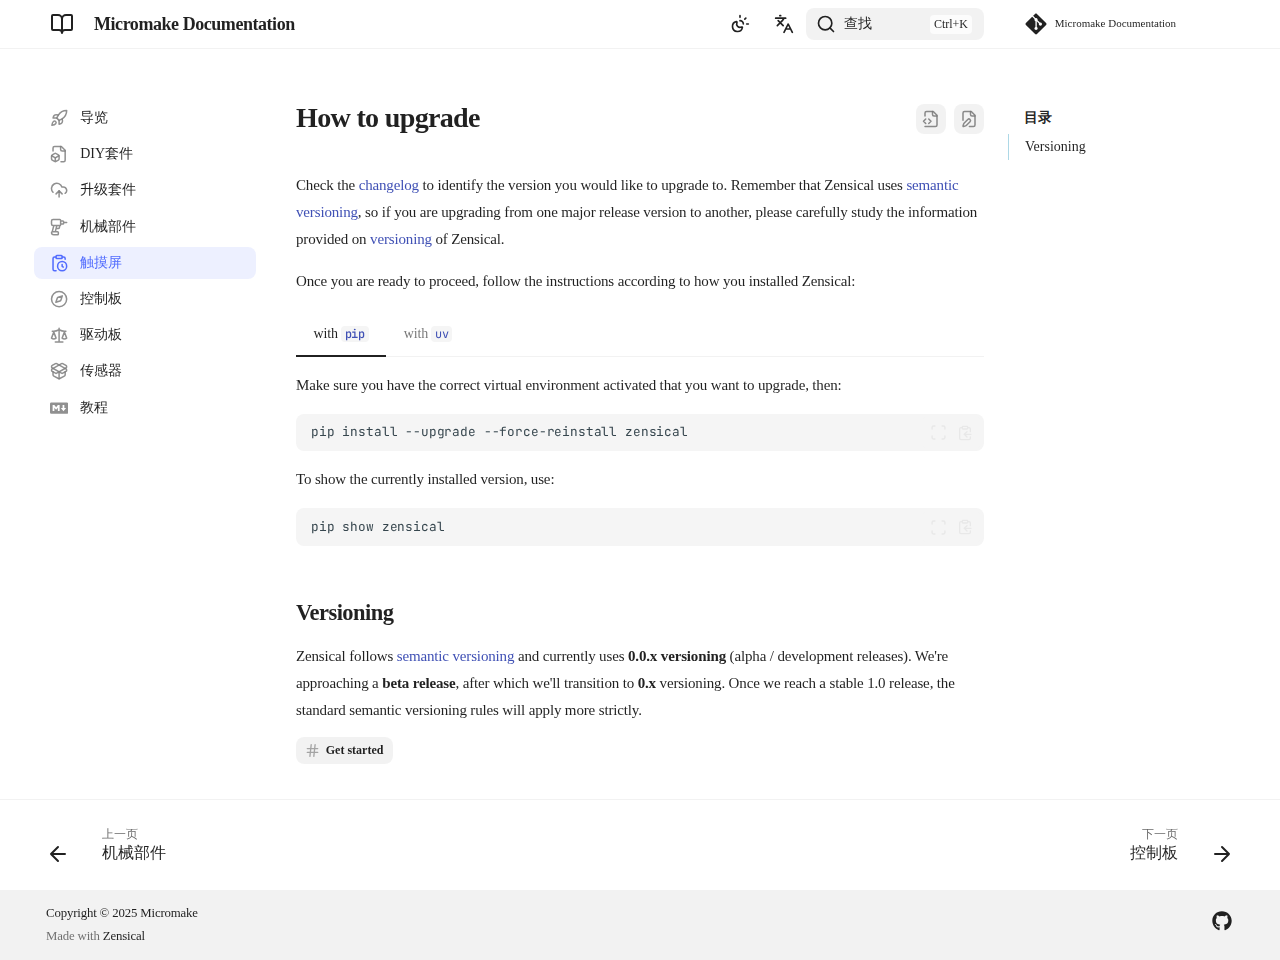
<file: site/upgrade/index.html>
<!doctype html>
<html lang="zh" class="no-js">
  <head>
    
      <meta charset="utf-8">
      <meta name="viewport" content="width=device-width,initial-scale=1">
      
      
      
        <link rel="canonical" href="https://micromake.github.io/upgrade/">
      
      
        <link rel="prev" href="../customization/">
      
      
        <link rel="next" href="../browser-support/">
      
      
        
          <link rel="alternate" href="../javascript:translateTo('english');" hreflang="en">
        
          <link rel="alternate" href="../javascript:translateTo('french');" hreflang="fr">
        
          <link rel="alternate" href="../javascript:translateTo('korean');" hreflang="kr">
        
          <link rel="alternate" href="../javascript:translateTo('japanese');" hreflang="ja">
        
          <link rel="alternate" href="../javascript:translateTo('chinese_simplified');" hreflang="zh">
        
      
      
      <link rel="icon" href="../assets/images/favicon.png">
      <meta name="generator" content="zensical-0.0.9">
    
    
      
        <title>How to upgrade - Micromake Documentation</title>
      
    
    
      
        
      
      <link rel="stylesheet" href="../assets/stylesheets/modern/main.2644c6b7.min.css">
      
        
          
        
        <link rel="stylesheet" href="../assets/stylesheets/modern/palette.dfe2e883.min.css">
      
      
  
  
    
  
    
  
    
  
    
  
    
  
    
  
    
  
    
  
    
  
    
  
    
  
    
  
  
  <style>:root{}</style>



  
  
    
      
      
      
    
  
  
  <style>:root{.md-tag{--md-tag-icon:url('data:image/svg+xml;charset=utf-8,%3Csvg%20xmlns%3D%22http%3A//www.w3.org/2000/svg%22%20fill%3D%22none%22%20stroke%3D%22currentColor%22%20stroke-linecap%3D%22round%22%20stroke-linejoin%3D%22round%22%20stroke-width%3D%222%22%20class%3D%22lucide%20lucide-hash%22%20viewBox%3D%220%200%2024%2024%22%3E%3Cpath%20d%3D%22M4%209h16M4%2015h16M10%203%208%2021M16%203l-2%2018%22/%3E%3C/svg%3E');}}</style>

    
    
      
    
    
      
        
        
        <link rel="preconnect" href="https://fonts.gstatic.com" crossorigin>
        <link rel="stylesheet" href="https://fonts.googleapis.com/css?family=Inter:300,300i,400,400i,500,500i,700,700i%7CJetBrains+Mono:400,400i,700,700i&display=fallback">
        <style>:root{--md-text-font:"Inter";--md-code-font:"JetBrains Mono"}</style>
      
    
    
      <link rel="stylesheet" href="../assets/stylesheets/extra.css">
    
      <link rel="stylesheet" href="../assets/stylesheets/extra2.css">
    
      <link rel="stylesheet" href="../assets/stylesheets/customize.css">
    
      <link rel="stylesheet" href="../assets/stylesheets/ziti.css">
    
    <script>__md_scope=new URL("/",location),__md_hash=e=>[...e].reduce(((e,t)=>(e<<5)-e+t.charCodeAt(0)),0),__md_get=(e,t=localStorage,a=__md_scope)=>JSON.parse(t.getItem(a.pathname+"."+e)),__md_set=(e,t,a=localStorage,_=__md_scope)=>{try{a.setItem(_.pathname+"."+e,JSON.stringify(t))}catch(e){}},document.documentElement.setAttribute("data-platform",navigator.platform)</script>
    
      

    
    
  </head>
  
  
    
    
      
    
    
    
    
    <body dir="ltr" data-md-color-scheme="default" data-md-color-primary="indigo" data-md-color-accent="indigo">
  
    
    <input class="md-toggle" data-md-toggle="drawer" type="checkbox" id="__drawer" autocomplete="off">
    <input class="md-toggle" data-md-toggle="search" type="checkbox" id="__search" autocomplete="off">
    <label class="md-overlay" for="__drawer"></label>
    <div data-md-component="skip">
      
        
        <a href="#how-to-upgrade" class="md-skip">
          跳转至
        </a>
      
    </div>
    <div data-md-component="announce">
      
    </div>
    
    
      

  

<header class="md-header md-header--shadow" data-md-component="header">
  <nav class="md-header__inner md-grid" aria-label="页眉">
    <a href=".." title="Micromake Documentation" class="md-header__button md-logo" aria-label="Micromake Documentation" data-md-component="logo">
      
  
  <svg xmlns="http://www.w3.org/2000/svg" fill="none" stroke="currentColor" stroke-linecap="round" stroke-linejoin="round" stroke-width="2" class="lucide lucide-book-open" viewBox="0 0 24 24"><path d="M12 7v14M3 18a1 1 0 0 1-1-1V4a1 1 0 0 1 1-1h5a4 4 0 0 1 4 4 4 4 0 0 1 4-4h5a1 1 0 0 1 1 1v13a1 1 0 0 1-1 1h-6a3 3 0 0 0-3 3 3 3 0 0 0-3-3z"/></svg>

    </a>
    <label class="md-header__button md-icon" for="__drawer">
      
      <svg xmlns="http://www.w3.org/2000/svg" fill="none" stroke="currentColor" stroke-linecap="round" stroke-linejoin="round" stroke-width="2" class="lucide lucide-menu" viewBox="0 0 24 24"><path d="M4 5h16M4 12h16M4 19h16"/></svg>
    </label>
    <div class="md-header__title" data-md-component="header-title">
      <div class="md-header__ellipsis">
        <div class="md-header__topic">
          <span class="md-ellipsis">
            Micromake Documentation
          </span>
        </div>
        <div class="md-header__topic" data-md-component="header-topic">
          <span class="md-ellipsis">
            
              How to upgrade
            
          </span>
        </div>
      </div>
    </div>
    
      
        <form class="md-header__option" data-md-component="palette">
  
    
    
    
    <input class="md-option" data-md-color-media="(prefers-color-scheme)" data-md-color-scheme="default" data-md-color-primary="indigo" data-md-color-accent="indigo"  aria-label="Switch to light mode"  type="radio" name="__palette" id="__palette_0">
    
      <label class="md-header__button md-icon" title="Switch to light mode" for="__palette_1" hidden>
        <svg xmlns="http://www.w3.org/2000/svg" fill="none" stroke="currentColor" stroke-linecap="round" stroke-linejoin="round" stroke-width="2" class="lucide lucide-sun-moon" viewBox="0 0 24 24"><path d="M12 2v2M14.837 16.385a6 6 0 1 1-7.223-7.222c.624-.147.97.66.715 1.248a4 4 0 0 0 5.26 5.259c.589-.255 1.396.09 1.248.715M16 12a4 4 0 0 0-4-4M19 5l-1.256 1.256M20 12h2"/></svg>
      </label>
    
  
    
    
    
    <input class="md-option" data-md-color-media="(prefers-color-scheme: light)" data-md-color-scheme="default" data-md-color-primary="indigo" data-md-color-accent="indigo"  aria-label="Switch to dark mode"  type="radio" name="__palette" id="__palette_1">
    
      <label class="md-header__button md-icon" title="Switch to dark mode" for="__palette_2" hidden>
        <svg xmlns="http://www.w3.org/2000/svg" fill="none" stroke="currentColor" stroke-linecap="round" stroke-linejoin="round" stroke-width="2" class="lucide lucide-sun" viewBox="0 0 24 24"><circle cx="12" cy="12" r="4"/><path d="M12 2v2M12 20v2M4.93 4.93l1.41 1.41M17.66 17.66l1.41 1.41M2 12h2M20 12h2M6.34 17.66l-1.41 1.41M19.07 4.93l-1.41 1.41"/></svg>
      </label>
    
  
    
    
    
    <input class="md-option" data-md-color-media="(prefers-color-scheme: dark)" data-md-color-scheme="slate" data-md-color-primary="indigo" data-md-color-accent="light-blue"  aria-label="Switch to system preference"  type="radio" name="__palette" id="__palette_2">
    
      <label class="md-header__button md-icon" title="Switch to system preference" for="__palette_0" hidden>
        <svg xmlns="http://www.w3.org/2000/svg" fill="none" stroke="currentColor" stroke-linecap="round" stroke-linejoin="round" stroke-width="2" class="lucide lucide-moon-star" viewBox="0 0 24 24"><path d="M18 5h4M20 3v4M20.985 12.486a9 9 0 1 1-9.473-9.472c.405-.022.617.46.402.803a6 6 0 0 0 8.268 8.268c.344-.215.825-.004.803.401"/></svg>
      </label>
    
  
</form>
      
    
    
      <script>var palette=__md_get("__palette");if(palette&&palette.color){if("(prefers-color-scheme)"===palette.color.media){var media=matchMedia("(prefers-color-scheme: light)"),input=document.querySelector(media.matches?"[data-md-color-media='(prefers-color-scheme: light)']":"[data-md-color-media='(prefers-color-scheme: dark)']");palette.color.media=input.getAttribute("data-md-color-media"),palette.color.scheme=input.getAttribute("data-md-color-scheme"),palette.color.primary=input.getAttribute("data-md-color-primary"),palette.color.accent=input.getAttribute("data-md-color-accent")}for(var[key,value]of Object.entries(palette.color))document.body.setAttribute("data-md-color-"+key,value)}</script>
    
    
      <div class="md-header__option">
  <div class="md-select">
    
    <button class="md-header__button md-icon" aria-label="选择当前语言">
      <svg xmlns="http://www.w3.org/2000/svg" fill="none" stroke="currentColor" stroke-linecap="round" stroke-linejoin="round" stroke-width="2" class="lucide lucide-languages" viewBox="0 0 24 24"><path d="m5 8 6 6M4 14l6-6 2-3M2 5h12M7 2h1M22 22l-5-10-5 10M14 18h6"/></svg>
    </button>
    <div class="md-select__inner">
      <ul class="md-select__list">
        
          <li class="md-select__item">
            <a href="../javascript:translateTo('english');" hreflang="en" class="md-select__link">
              English
            </a>
          </li>
        
          <li class="md-select__item">
            <a href="../javascript:translateTo('french');" hreflang="fr" class="md-select__link">
              Français
            </a>
          </li>
        
          <li class="md-select__item">
            <a href="../javascript:translateTo('korean');" hreflang="kr" class="md-select__link">
              한국어
            </a>
          </li>
        
          <li class="md-select__item">
            <a href="../javascript:translateTo('japanese');" hreflang="ja" class="md-select__link">
              日本語
            </a>
          </li>
        
          <li class="md-select__item">
            <a href="../javascript:translateTo('chinese_simplified');" hreflang="zh" class="md-select__link">
              中文
            </a>
          </li>
        
      </ul>
    </div>
  </div>
</div>
    
    
      
      
        <label class="md-header__button md-icon" for="__search">
          
          <svg xmlns="http://www.w3.org/2000/svg" fill="none" stroke="currentColor" stroke-linecap="round" stroke-linejoin="round" stroke-width="2" class="lucide lucide-search" viewBox="0 0 24 24"><path d="m21 21-4.34-4.34"/><circle cx="11" cy="11" r="8"/></svg>
        </label>
        <div class="md-search" data-md-component="search" role="dialog" aria-label="查找">
  <button type="button" class="md-search__button">
    查找
  </button>
</div>
      
    
    <div class="md-header__source">
      
        <a href="https://github.com/micromake/micromake.github.io" title="前往仓库" class="md-source" data-md-component="source">
  <div class="md-source__icon md-icon">
    
    <svg xmlns="http://www.w3.org/2000/svg" viewBox="0 0 448 512"><!--! Font Awesome Free 7.1.0 by @fontawesome - https://fontawesome.com License - https://fontawesome.com/license/free (Icons: CC BY 4.0, Fonts: SIL OFL 1.1, Code: MIT License) Copyright 2025 Fonticons, Inc.--><path fill="currentColor" d="M439.6 236.1 244 40.5c-5.4-5.5-12.8-8.5-20.4-8.5s-15 3-20.4 8.4L162.5 81l51.5 51.5c27.1-9.1 52.7 16.8 43.4 43.7l49.7 49.7c34.2-11.8 61.2 31 35.5 56.7-26.5 26.5-70.2-2.9-56-37.3L240.3 199v121.9c25.3 12.5 22.3 41.8 9.1 55-6.4 6.4-15.2 10.1-24.3 10.1s-17.8-3.6-24.3-10.1c-17.6-17.6-11.1-46.9 11.2-56v-123c-20.8-8.5-24.6-30.7-18.6-45L142.6 101 8.5 235.1C3 240.6 0 247.9 0 255.5s3 15 8.5 20.4l195.6 195.7c5.4 5.4 12.7 8.4 20.4 8.4s15-3 20.4-8.4l194.7-194.7c5.4-5.4 8.4-12.8 8.4-20.4s-3-15-8.4-20.4"/></svg>
  </div>
  <div class="md-source__repository">
    Micromake Documentation
  </div>
</a>
      
    </div>
  </nav>
  
</header>
    
    <div class="md-container" data-md-component="container">
      
      
        
          
        
      
      <main class="md-main" data-md-component="main">
        <div class="md-main__inner md-grid">
          
            
              
              <div class="md-sidebar md-sidebar--primary" data-md-component="sidebar" data-md-type="navigation" >
                <div class="md-sidebar__scrollwrap">
                  <div class="md-sidebar__inner">
                    



<nav class="md-nav md-nav--primary" aria-label="导航栏" data-md-level="0">
  <label class="md-nav__title" for="__drawer">
    <a href=".." title="Micromake Documentation" class="md-nav__button md-logo" aria-label="Micromake Documentation" data-md-component="logo">
      
  
  <svg xmlns="http://www.w3.org/2000/svg" fill="none" stroke="currentColor" stroke-linecap="round" stroke-linejoin="round" stroke-width="2" class="lucide lucide-book-open" viewBox="0 0 24 24"><path d="M12 7v14M3 18a1 1 0 0 1-1-1V4a1 1 0 0 1 1-1h5a4 4 0 0 1 4 4 4 4 0 0 1 4-4h5a1 1 0 0 1 1 1v13a1 1 0 0 1-1 1h-6a3 3 0 0 0-3 3 3 3 0 0 0-3-3z"/></svg>

    </a>
    Micromake Documentation
  </label>
  
    <div class="md-nav__source">
      <a href="https://github.com/micromake/micromake.github.io" title="前往仓库" class="md-source" data-md-component="source">
  <div class="md-source__icon md-icon">
    
    <svg xmlns="http://www.w3.org/2000/svg" viewBox="0 0 448 512"><!--! Font Awesome Free 7.1.0 by @fontawesome - https://fontawesome.com License - https://fontawesome.com/license/free (Icons: CC BY 4.0, Fonts: SIL OFL 1.1, Code: MIT License) Copyright 2025 Fonticons, Inc.--><path fill="currentColor" d="M439.6 236.1 244 40.5c-5.4-5.5-12.8-8.5-20.4-8.5s-15 3-20.4 8.4L162.5 81l51.5 51.5c27.1-9.1 52.7 16.8 43.4 43.7l49.7 49.7c34.2-11.8 61.2 31 35.5 56.7-26.5 26.5-70.2-2.9-56-37.3L240.3 199v121.9c25.3 12.5 22.3 41.8 9.1 55-6.4 6.4-15.2 10.1-24.3 10.1s-17.8-3.6-24.3-10.1c-17.6-17.6-11.1-46.9 11.2-56v-123c-20.8-8.5-24.6-30.7-18.6-45L142.6 101 8.5 235.1C3 240.6 0 247.9 0 255.5s3 15 8.5 20.4l195.6 195.7c5.4 5.4 12.7 8.4 20.4 8.4s15-3 20.4-8.4l194.7-194.7c5.4-5.4 8.4-12.8 8.4-20.4s-3-15-8.4-20.4"/></svg>
  </div>
  <div class="md-source__repository">
    Micromake Documentation
  </div>
</a>
    </div>
  
  <ul class="md-nav__list" data-md-scrollfix>
    
      
      
  
  
  
  
    <li class="md-nav__item">
      <a href=".." class="md-nav__link">
        
  
  
    <svg xmlns="http://www.w3.org/2000/svg" fill="none" stroke="currentColor" stroke-linecap="round" stroke-linejoin="round" stroke-width="2" class="lucide lucide-rocket" viewBox="0 0 24 24"><path d="M4.5 16.5c-1.5 1.26-2 5-2 5s3.74-.5 5-2c.71-.84.7-2.13-.09-2.91a2.18 2.18 0 0 0-2.91-.09M12 15l-3-3a22 22 0 0 1 2-3.95A12.88 12.88 0 0 1 22 2c0 2.72-.78 7.5-6 11a22.4 22.4 0 0 1-4 2"/><path d="M9 12H4s.55-3.03 2-4c1.62-1.08 5 0 5 0M12 15v5s3.03-.55 4-2c1.08-1.62 0-5 0-5"/></svg>
  
  <span class="md-ellipsis">
    
  
    导览
  

    
  </span>
  
  

      </a>
    </li>
  

    
      
      
  
  
  
  
    <li class="md-nav__item">
      <a href="../create-your-site/" class="md-nav__link">
        
  
  
    <svg xmlns="http://www.w3.org/2000/svg" fill="none" stroke="currentColor" stroke-linecap="round" stroke-linejoin="round" stroke-width="2" class="lucide lucide-file-box" viewBox="0 0 24 24"><path d="M14.5 22H18a2 2 0 0 0 2-2V7l-5-5H6a2 2 0 0 0-2 2v4"/><path d="M14 2v4a2 2 0 0 0 2 2h4M3 13.1a2 2 0 0 0-1 1.76v3.24a2 2 0 0 0 .97 1.78L6 21.7a2 2 0 0 0 2.03.01L11 19.9a2 2 0 0 0 1-1.76V14.9a2 2 0 0 0-.97-1.78L8 11.3a2 2 0 0 0-2.03-.01ZM7 17v5"/><path d="M11.7 14.2 7 17l-4.7-2.8"/></svg>
  
  <span class="md-ellipsis">
    
  
    DIY套件
  

    
  </span>
  
  

      </a>
    </li>
  

    
      
      
  
  
  
  
    <li class="md-nav__item">
      <a href="../publish-your-site/" class="md-nav__link">
        
  
  
    <svg xmlns="http://www.w3.org/2000/svg" fill="none" stroke="currentColor" stroke-linecap="round" stroke-linejoin="round" stroke-width="2" class="lucide lucide-cloud-upload" viewBox="0 0 24 24"><path d="M12 13v8M4 14.899A7 7 0 1 1 15.71 8h1.79a4.5 4.5 0 0 1 2.5 8.242"/><path d="m8 17 4-4 4 4"/></svg>
  
  <span class="md-ellipsis">
    
  
    升级套件
  

    
  </span>
  
  

      </a>
    </li>
  

    
      
      
  
  
  
  
    <li class="md-nav__item">
      <a href="../customization/" class="md-nav__link">
        
  
  
    <svg xmlns="http://www.w3.org/2000/svg" fill="none" stroke="currentColor" stroke-linecap="round" stroke-linejoin="round" stroke-width="2" class="lucide lucide-drill" viewBox="0 0 24 24"><path d="M10 18a1 1 0 0 1 1 1v2a1 1 0 0 1-1 1H5a3 3 0 0 1-3-3 1 1 0 0 1 1-1zM13 10H4a2 2 0 0 1-2-2V4a2 2 0 0 1 2-2h9a1 1 0 0 1 1 1v6a1 1 0 0 1-1 1l-.81 3.242a1 1 0 0 1-.97.758H8M14 4h3a1 1 0 0 1 1 1v2a1 1 0 0 1-1 1h-3M18 6h4M5 10l-2 8M7 18l2-8"/></svg>
  
  <span class="md-ellipsis">
    
  
    机械部件
  

    
  </span>
  
  

      </a>
    </li>
  

    
      
      
  
  
    
  
  
  
    <li class="md-nav__item md-nav__item--active">
      
      <input class="md-nav__toggle md-toggle" type="checkbox" id="__toc">
      
      
        
      
      
        <label class="md-nav__link md-nav__link--active" for="__toc">
          
  
  
    <svg xmlns="http://www.w3.org/2000/svg" fill="none" stroke="currentColor" stroke-linecap="round" stroke-linejoin="round" stroke-width="2" class="lucide lucide-clipboard-clock" viewBox="0 0 24 24"><path d="M16 14v2.2l1.6 1M16 4h2a2 2 0 0 1 2 2v.832M8 4H6a2 2 0 0 0-2 2v14a2 2 0 0 0 2 2h2"/><circle cx="16" cy="16" r="6"/><rect width="8" height="4" x="8" y="2" rx="1"/></svg>
  
  <span class="md-ellipsis">
    
  
    触摸屏
  

    
  </span>
  
  

          <span class="md-nav__icon md-icon"></span>
        </label>
      
      <a href="./" class="md-nav__link md-nav__link--active">
        
  
  
    <svg xmlns="http://www.w3.org/2000/svg" fill="none" stroke="currentColor" stroke-linecap="round" stroke-linejoin="round" stroke-width="2" class="lucide lucide-clipboard-clock" viewBox="0 0 24 24"><path d="M16 14v2.2l1.6 1M16 4h2a2 2 0 0 1 2 2v.832M8 4H6a2 2 0 0 0-2 2v14a2 2 0 0 0 2 2h2"/><circle cx="16" cy="16" r="6"/><rect width="8" height="4" x="8" y="2" rx="1"/></svg>
  
  <span class="md-ellipsis">
    
  
    触摸屏
  

    
  </span>
  
  

      </a>
      
        


<nav class="md-nav md-nav--secondary" aria-label="目录">
  
  
  
    
  
  
    <label class="md-nav__title" for="__toc">
      <span class="md-nav__icon md-icon"></span>
      目录
    </label>
    <ul class="md-nav__list" data-md-component="toc" data-md-scrollfix>
      
        <li class="md-nav__item">
  <a href="#versioning" class="md-nav__link">
    <span class="md-ellipsis">
      
        Versioning
      
    </span>
  </a>
  
</li>
      
    </ul>
  
</nav>
      
    </li>
  

    
      
      
  
  
  
  
    <li class="md-nav__item">
      <a href="../browser-support/" class="md-nav__link">
        
  
  
    <svg xmlns="http://www.w3.org/2000/svg" fill="none" stroke="currentColor" stroke-linecap="round" stroke-linejoin="round" stroke-width="2" class="lucide lucide-compass" viewBox="0 0 24 24"><path d="m16.24 7.76-1.804 5.411a2 2 0 0 1-1.265 1.265L7.76 16.24l1.804-5.411a2 2 0 0 1 1.265-1.265z"/><circle cx="12" cy="12" r="10"/></svg>
  
  <span class="md-ellipsis">
    
  
    控制板
  

    
  </span>
  
  

      </a>
    </li>
  

    
      
      
  
  
  
  
    <li class="md-nav__item">
      <a href="../license/" class="md-nav__link">
        
  
  
    <svg xmlns="http://www.w3.org/2000/svg" fill="none" stroke="currentColor" stroke-linecap="round" stroke-linejoin="round" stroke-width="2" class="lucide lucide-scale" viewBox="0 0 24 24"><path d="m16 16 3-8 3 8c-.87.65-1.92 1-3 1s-2.13-.35-3-1M2 16l3-8 3 8c-.87.65-1.92 1-3 1s-2.13-.35-3-1M7 21h10M12 3v18M3 7h2c2 0 5-1 7-2 2 1 5 2 7 2h2"/></svg>
  
  <span class="md-ellipsis">
    
  
    驱动板
  

    
  </span>
  
  

      </a>
    </li>
  

    
      
      
  
  
  
  
    <li class="md-nav__item">
      <a href="../get-started/" class="md-nav__link">
        
  
  
    <svg xmlns="http://www.w3.org/2000/svg" fill="none" stroke="currentColor" stroke-linecap="round" stroke-linejoin="round" stroke-width="2" class="lucide lucide-package-open" viewBox="0 0 24 24"><path d="M12 22v-9M15.17 2.21a1.67 1.67 0 0 1 1.63 0L21 4.57a1.93 1.93 0 0 1 0 3.36L8.82 14.79a1.66 1.66 0 0 1-1.64 0L3 12.43a1.93 1.93 0 0 1 0-3.36z"/><path d="M20 13v3.87a2.06 2.06 0 0 1-1.11 1.83l-6 3.08a1.93 1.93 0 0 1-1.78 0l-6-3.08A2.06 2.06 0 0 1 4 16.87V13"/><path d="M21 12.43a1.93 1.93 0 0 0 0-3.36L8.83 2.2a1.64 1.64 0 0 0-1.63 0L3 4.57a1.93 1.93 0 0 0 0 3.36l12.18 6.86a1.64 1.64 0 0 0 1.63 0z"/></svg>
  
  <span class="md-ellipsis">
    
  
    传感器
  

    
  </span>
  
  

      </a>
    </li>
  

    
      
      
  
  
  
  
    <li class="md-nav__item">
      <a href="../markdown/" class="md-nav__link">
        
  
  
    <svg xmlns="http://www.w3.org/2000/svg" viewBox="0 0 24 24"><path d="M22.27 19.385H1.73A1.73 1.73 0 0 1 0 17.655V6.345a1.73 1.73 0 0 1 1.73-1.73h20.54A1.73 1.73 0 0 1 24 6.345v11.308a1.73 1.73 0 0 1-1.73 1.731zM5.769 15.923v-4.5l2.308 2.885 2.307-2.885v4.5h2.308V8.078h-2.308l-2.307 2.885-2.308-2.885H3.46v7.847zM21.232 12h-2.309V8.077h-2.307V12h-2.308l3.461 4.039z"/></svg>
  
  <span class="md-ellipsis">
    
  
    教程
  

    
  </span>
  
  

      </a>
    </li>
  

    
  </ul>
</nav>
                  </div>
                </div>
              </div>
            
            
              
              <div class="md-sidebar md-sidebar--secondary" data-md-component="sidebar" data-md-type="toc" >
                <div class="md-sidebar__scrollwrap">
                  <div class="md-sidebar__inner">
                    


<nav class="md-nav md-nav--secondary" aria-label="目录">
  
  
  
    
  
  
    <label class="md-nav__title" for="__toc">
      <span class="md-nav__icon md-icon"></span>
      目录
    </label>
    <ul class="md-nav__list" data-md-component="toc" data-md-scrollfix>
      
        <li class="md-nav__item">
  <a href="#versioning" class="md-nav__link">
    <span class="md-ellipsis">
      
        Versioning
      
    </span>
  </a>
  
</li>
      
    </ul>
  
</nav>
                  </div>
                </div>
              </div>
            
          
          
            <div class="md-content" data-md-component="content">
              
                



  


              
              <article class="md-content__inner md-typeset">
                
                  
  
    <a href="https://github.com/micromake/micromake.github.io/edit/main/docs/upgrade.md" title="编辑此页" class="md-content__button md-icon" rel="edit">
      
      <svg xmlns="http://www.w3.org/2000/svg" fill="none" stroke="currentColor" stroke-linecap="round" stroke-linejoin="round" stroke-width="2" class="lucide lucide-file-pen" viewBox="0 0 24 24"><path d="M12.5 22H18a2 2 0 0 0 2-2V7l-5-5H6a2 2 0 0 0-2 2v9.5"/><path d="M14 2v4a2 2 0 0 0 2 2h4M13.378 15.626a1 1 0 1 0-3.004-3.004l-5.01 5.012a2 2 0 0 0-.506.854l-.837 2.87a.5.5 0 0 0 .62.62l2.87-.837a2 2 0 0 0 .854-.506z"/></svg>
    </a>
  
  
    
      
    
    <a href="https://github.com/micromake/micromake.github.io/raw/main/docs/upgrade.md" title="查看本页的源代码" class="md-content__button md-icon">
      
      <svg xmlns="http://www.w3.org/2000/svg" fill="none" stroke="currentColor" stroke-linecap="round" stroke-linejoin="round" stroke-width="2" class="lucide lucide-file-code-2" viewBox="0 0 24 24"><path d="M4 22h14a2 2 0 0 0 2-2V7l-5-5H6a2 2 0 0 0-2 2v4"/><path d="M14 2v4a2 2 0 0 0 2 2h4M5 12l-3 3 3 3M9 18l3-3-3-3"/></svg>
    </a>
  


<h1 id="how-to-upgrade">How to upgrade<a class="headerlink" href="#how-to-upgrade" title="Permanent link">&para;</a></h1>
<p>Check the <a href="https://github.com/zensical/zensical/releases">changelog</a> to identify the version you would like to upgrade to.
Remember that Zensical uses <a href="https://semver.org/">semantic versioning</a>, so if you are upgrading
from one major release version to another, please carefully study the
information provided on <a href="#versioning">versioning</a> of Zensical.</p>
<p>Once you are ready to proceed, follow the instructions according to how you
installed Zensical:</p>
<div class="tabbed-set tabbed-alternate" data-tabs="1:2"><input checked="checked" id="how-to-upgrade-with-pip" name="__tabbed_1" type="radio" /><input id="how-to-upgrade-with-uv" name="__tabbed_1" type="radio" /><div class="tabbed-labels"><label for="how-to-upgrade-with-pip">with <code>pip</code></label><label for="how-to-upgrade-with-uv">with <code>uv</code></label></div>
<div class="tabbed-content">
<div class="tabbed-block">
<p>Make sure you have the correct virtual environment activated that
you want to upgrade, then:</p>
<div class="language-text highlight"><pre><span></span><code><span id="__span-0-1"><a id="__codelineno-0-1" name="__codelineno-0-1" href="#__codelineno-0-1"></a>pip install --upgrade --force-reinstall zensical
</span></code></pre></div>
<p>To show the currently installed version, use:</p>
<div class="language-text highlight"><pre><span></span><code><span id="__span-1-1"><a id="__codelineno-1-1" name="__codelineno-1-1" href="#__codelineno-1-1"></a>pip show zensical
</span></code></pre></div>
</div>
<div class="tabbed-block">
<p>With an existing lock file, uv will <a href="https://docs.astral.sh/uv/concepts/projects/sync/#upgrading-locked-package-versions">stick to previous versions</a> until you
explicitly upgrade them. Run the following, replacing <code>&lt;version&gt;</code> with the
version you want to upgrade to.</p>
<div class="language-text highlight"><pre><span></span><code><span id="__span-2-1"><a id="__codelineno-2-1" name="__codelineno-2-1" href="#__codelineno-2-1"></a>uv lock --upgrade-package zensical==&lt;version&gt;
</span></code></pre></div>
<p>To show the currently installed version, use:</p>
<div class="language-text highlight"><pre><span></span><code><span id="__span-3-1"><a id="__codelineno-3-1" name="__codelineno-3-1" href="#__codelineno-3-1"></a>uv pip show zensical
</span></code></pre></div>
</div>
</div>
</div>
<h2 id="versioning">Versioning<a class="headerlink" href="#versioning" title="Permanent link">&para;</a></h2>
<p>Zensical follows <a href="https://semver.org/">semantic versioning</a> and currently uses <strong>0.0.x versioning</strong>
(alpha / development releases). We're approaching a <strong>beta release</strong>, after
which we'll transition to <strong>0.x</strong> versioning. Once we reach a stable 1.0 release,
the standard semantic versioning rules will apply more strictly.</p>


  <nav class="md-tags" >
    
      
      
      
        
        
      
      
        <span class="md-tag md-tag-icon">Get started</span>
      
    
  </nav>








  
  






                
              </article>
            </div>
          
          
  <script>var tabs=__md_get("__tabs");if(Array.isArray(tabs))e:for(var set of document.querySelectorAll(".tabbed-set")){var labels=set.querySelector(".tabbed-labels");for(var tab of tabs)for(var label of labels.getElementsByTagName("label"))if(label.innerText.trim()===tab){var input=document.getElementById(label.htmlFor);input.checked=!0;continue e}}</script>

<script>var target=document.getElementById(location.hash.slice(1));target&&target.name&&(target.checked=target.name.startsWith("__tabbed_"))</script>
        </div>
        
          <button type="button" class="md-top md-icon" data-md-component="top" hidden>
  
  <svg xmlns="http://www.w3.org/2000/svg" fill="none" stroke="currentColor" stroke-linecap="round" stroke-linejoin="round" stroke-width="2" class="lucide lucide-circle-arrow-up" viewBox="0 0 24 24"><circle cx="12" cy="12" r="10"/><path d="m16 12-4-4-4 4M12 16V8"/></svg>
  回到页面顶部
</button>
        
      </main>
      
        <footer class="md-footer">
  
    
      
      <nav class="md-footer__inner md-grid" aria-label="页脚" >
        
          
          <a href="../customization/" class="md-footer__link md-footer__link--prev" aria-label="上一页: 机械部件">
            <div class="md-footer__button md-icon">
              
              <svg xmlns="http://www.w3.org/2000/svg" fill="none" stroke="currentColor" stroke-linecap="round" stroke-linejoin="round" stroke-width="2" class="lucide lucide-arrow-left" viewBox="0 0 24 24"><path d="m12 19-7-7 7-7M19 12H5"/></svg>
            </div>
            <div class="md-footer__title">
              <span class="md-footer__direction">
                上一页
              </span>
              <div class="md-ellipsis">
                机械部件
              </div>
            </div>
          </a>
        
        
          
          <a href="../browser-support/" class="md-footer__link md-footer__link--next" aria-label="下一页: 控制板">
            <div class="md-footer__title">
              <span class="md-footer__direction">
                下一页
              </span>
              <div class="md-ellipsis">
                控制板
              </div>
            </div>
            <div class="md-footer__button md-icon">
              
              <svg xmlns="http://www.w3.org/2000/svg" fill="none" stroke="currentColor" stroke-linecap="round" stroke-linejoin="round" stroke-width="2" class="lucide lucide-arrow-right" viewBox="0 0 24 24"><path d="M5 12h14M12 5l7 7-7 7"/></svg>
            </div>
          </a>
        
      </nav>
    
  
  <div class="md-footer-meta md-typeset">
    <div class="md-footer-meta__inner md-grid">
      <div class="md-copyright">
  
    <div class="md-copyright__highlight">
      Copyright &copy; 2025 Micromake
    </div>
  
  
    Made with
    <a href="https://zensical.org/" target="_blank" rel="noopener">
      Zensical
    </a>
  
</div>
      
        
<div class="md-social">
  
    
    
    
    
      
      
    
    <a href="https://github.com/micromake" target="_blank" rel="noopener" title="github.com" class="md-social__link">
      <svg xmlns="http://www.w3.org/2000/svg" viewBox="0 0 512 512"><!--! Font Awesome Free 7.1.0 by @fontawesome - https://fontawesome.com License - https://fontawesome.com/license/free (Icons: CC BY 4.0, Fonts: SIL OFL 1.1, Code: MIT License) Copyright 2025 Fonticons, Inc.--><path fill="currentColor" d="M173.9 397.4c0 2-2.3 3.6-5.2 3.6-3.3.3-5.6-1.3-5.6-3.6 0-2 2.3-3.6 5.2-3.6 3-.3 5.6 1.3 5.6 3.6m-31.1-4.5c-.7 2 1.3 4.3 4.3 4.9 2.6 1 5.6 0 6.2-2s-1.3-4.3-4.3-5.2c-2.6-.7-5.5.3-6.2 2.3m44.2-1.7c-2.9.7-4.9 2.6-4.6 4.9.3 2 2.9 3.3 5.9 2.6 2.9-.7 4.9-2.6 4.6-4.6-.3-1.9-3-3.2-5.9-2.9M252.8 8C114.1 8 8 113.3 8 252c0 110.9 69.8 205.8 169.5 239.2 12.8 2.3 17.3-5.6 17.3-12.1 0-6.2-.3-40.4-.3-61.4 0 0-70 15-84.7-29.8 0 0-11.4-29.1-27.8-36.6 0 0-22.9-15.7 1.6-15.4 0 0 24.9 2 38.6 25.8 21.9 38.6 58.6 27.5 72.9 20.9 2.3-16 8.8-27.1 16-33.7-55.9-6.2-112.3-14.3-112.3-110.5 0-27.5 7.6-41.3 23.6-58.9-2.6-6.5-11.1-33.3 2.6-67.9 20.9-6.5 69 27 69 27 20-5.6 41.5-8.5 62.8-8.5s42.8 2.9 62.8 8.5c0 0 48.1-33.6 69-27 13.7 34.7 5.2 61.4 2.6 67.9 16 17.7 25.8 31.5 25.8 58.9 0 96.5-58.9 104.2-114.8 110.5 9.2 7.9 17 22.9 17 46.4 0 33.7-.3 75.4-.3 83.6 0 6.5 4.6 14.4 17.3 12.1C436.2 457.8 504 362.9 504 252 504 113.3 391.5 8 252.8 8M105.2 352.9c-1.3 1-1 3.3.7 5.2 1.6 1.6 3.9 2.3 5.2 1 1.3-1 1-3.3-.7-5.2-1.6-1.6-3.9-2.3-5.2-1m-10.8-8.1c-.7 1.3.3 2.9 2.3 3.9 1.6 1 3.6.7 4.3-.7.7-1.3-.3-2.9-2.3-3.9-2-.6-3.6-.3-4.3.7m32.4 35.6c-1.6 1.3-1 4.3 1.3 6.2 2.3 2.3 5.2 2.6 6.5 1 1.3-1.3.7-4.3-1.3-6.2-2.2-2.3-5.2-2.6-6.5-1m-11.4-14.7c-1.6 1-1.6 3.6 0 5.9s4.3 3.3 5.6 2.3c1.6-1.3 1.6-3.9 0-6.2-1.4-2.3-4-3.3-5.6-2"/></svg>
    </a>
  
</div>
      
    </div>
  </div>
</footer>
      
    </div>
    <div class="md-dialog" data-md-component="dialog">
      <div class="md-dialog__inner md-typeset"></div>
    </div>
    
    
    
      
      
      
      <script id="__config" type="application/json">{"annotate":{"json":[".s2"]},"base":"..","features":["announce.dismiss","content.action.edit","content.action.view","content.code.annotate","content.code.copy","content.code.select","content.footnote.tooltips","content.tabs.link","content.tooltips","navigation.footer","navigation.indexes","navigation.path","navigation.sections","navigation.top","search.highlight"],"search":"../assets/javascripts/workers/search.5e1f2129.min.js","tags":{"default":"default"},"translations":{"clipboard.copied":"已复制","clipboard.copy":"复制","search.result.more.one":"在该页上还有 1 个符合条件的结果","search.result.more.other":"在该页上还有 # 个符合条件的结果","search.result.none":"没有找到符合条件的结果","search.result.one":"找到 1 个符合条件的结果","search.result.other":"# 个符合条件的结果","search.result.placeholder":"键入以开始搜索","search.result.term.missing":"缺少","select.version":"选择当前版本"},"version":null}</script>
    
    
      <script src="../assets/javascripts/bundle.21aa498e.min.js"></script>
      
        <script src="../assets/javascripts/glm-config.js"></script>
      
        <script src="../assets/javascripts/glm-translate.js"></script>
      
    
  </body>
</html>
</file>
<file: site/stylesheets/extra.css>
:root {
  --md-primary-fg-color: #518FC1;
  --md-primary-fg-color--light: #518FC1;
  /* --md-primary-fg-color--dark: #518FC1; */
}

/* 移除链接下划线 */
.md-typeset a {
  text-decoration: none;
}

/* 标记和删除线样式 */
.md-typeset del {
  color: rgba(81, 143, 193, 0.6);
  text-decoration: line-through;
  text-decoration-color: rgba(81, 143, 193, 0.5);
}

.md-typeset ins {
  color: #518FC1;
  background: rgba(81, 143, 193, 0.08);
  text-decoration: none;
  padding: 0 2px;
  border-radius: 3px;
}

/* 暗色模式适配 */
[data-md-color-scheme="slate"] {
    --md-primary-fg-color: hsla(var(--md-hue),15%,12%,1);
    --md-default-bg-color: hsla(var(--md-hue),17%,17%,1);
    --md-typeset-a-color:  steelblue;
    --md-accent-fg-color:  lightblue;
}

[data-md-color-scheme="slate"] .md-typeset ins {
  color: #6ecbff;
  background: rgba(110, 203, 255, 0.08);
}



/* 图片样式优化 - 合并相似规则 */
img.img1, img.img2, img.img3 {
  border-radius: 25px;
  contain: paint; /* 限制重绘区域 */
}

/* 社交图标颜色 - 注：img 标签不支持 color 属性，需要用 filter 或其他方式实现 */
/* img.twitter { filter: hue-rotate(200deg); }
.bilibili { filter: hue-rotate(330deg); }
.github { filter: brightness(0.8); }
.laptop { filter: hue-rotate(60deg); } */

/* 心跳动画优化 */
@keyframes heart {
  0%, 40%, 80%, 100% {
    transform: scale(1);
  }
  20%, 60% {
    transform: scale(1.15);
  }
}
.heart {
  animation: heart 1000ms infinite;
}

.md-social__link svg {
  max-height: 1rem;
}

/* .md-typeset .admonition,
.md-typeset details {
  border-width: 0;
  border-left-width: 4px;
} */

/* 自定义提示框图标 */
/* :root {
  --md-admonition-icon--pied-piper: url("data:image/svg+xml,%3Csvg width='30.000000' height='30.000000' viewBox='0 0 30 30' fill='none' xmlns='http://www.w3.org/2000/svg' xmlns:xlink='http://www.w3.org/1999/xlink'%3E%3Cdesc%3E Created with Pixso. %3C/desc%3E%3Cdefs%3E%3CclipPath id='clip103_2030'%3E%3Crect id='icon' width='30.000000' height='30.000000' fill='white'/%3E%3C/clipPath%3E%3C/defs%3E%3Cg clip-path='url(%23clip103_2030)'%3E%3Cpath id='icon' d='M25.8 5.40002L25.8 24.6L4.20001 24.6L4.20001 5.40002L25.8 5.40002ZM9.60001 10.8L13.8 15L9.60001 19.2M15.6 19.2L21.6 19.2' stroke='%23101112' stroke-width='1.200000'/%3E%3C/g%3E%3C/svg%3E%0A");
  --md-admonition-icon--pied-piper1: var(--md-admonition-icon--pied-piper); 
}

.md-typeset .admonition.pied-piper,
.md-typeset details.pied-piper {
  border-color: rgb(43, 155, 70);
  font-size: large;
  contain: content; 
}

.md-typeset .pied-piper>.admonition-title,
.md-typeset .pied-piper>summary {
  background-color: rgba(43, 155, 70, 0.1);
}

.md-typeset .pied-piper>.admonition-title::before,
.md-typeset .pied-piper>summary::before {
  background-color: rgb(43, 155, 70);
  -webkit-mask-image: var(--md-admonition-icon--pied-piper);
  mask-image: var(--md-admonition-icon--pied-piper);
}

.md-typeset .admonition.pied-piper1,
.md-typeset details.pied-piper1 {
  font-size: large;
  width: 100%;
  border-radius: 25px; 
  contain: content; 
}

.md-typeset .pied-piper1>.admonition-title,
.md-typeset .pied-piper1>summary {
  border-top-left-radius: 25px;
  border-top-right-radius: 25px;
  height: 45px;
}

.md-typeset .pied-piper1>.admonition-title::before,
.md-typeset .pied-piper1>summary::before {
  background-color: rgb(31, 31, 33);
  -webkit-mask-image: var(--md-admonition-icon--pied-piper1);
  mask-image: var(--md-admonition-icon--pied-piper1);
} */

/* 调整提示框字体大小 */
/* .md-typeset .admonition,
.md-typeset details {
  font-size: 17px;
} */




/* 滚动条 */
/* .git-revision-date-localized-plugin { color: #608DBD; }

::-webkit-scrollbar {
  width: 8px;
  height: 8px;
}

::-webkit-scrollbar-track {
  background-color: rgba(73, 177, 245, 0.2);
  border-radius: 2em;
}

::-webkit-scrollbar-thumb {
  background-color: #49b1f5;
  background-image: -webkit-linear-gradient(
    45deg,
    rgba(255, 255, 255, 0.4) 25%,
    transparent 25%,
    transparent 50%,
    rgba(255, 255, 255, 0.4) 50%,
    rgba(255, 255, 255, 0.4) 75%,
    transparent 75%,
    transparent
  );
  border-radius: 10px;
  
}

::-webkit-scrollbar-corner {
  background-color: transparent;
}

::-moz-selection {
  color: #fff;
  background-color: #49b1f5;
}
::-webkit-scrollbar:hover {
  width: 7px;
  height: 7px;
} */



/*bilbili*/
/*哔哩哔哩视频适配*/
/* .aspect-ratio {
  position: relative;
  width: 90%;
  height: auto;
  padding-bottom: 75%;
  margin: 3% auto;
  text-align: center;
}
.aspect-ratio iframe {
  position: absolute;
  width: 100%;
  height: 86%;
  left: 0;
  top: 0;
} */

/* a:hover {
  text-decoration: underline;
} */


/* footer a {
  text-decoration: none;
  transition: color 0.3s, text-decoration 0.3s;
}

footer a:hover {
  text-decoration: underline;
} */

/* footer .md-footer-meta {
  font-size: 16px;
  color: #6c757d;
} */



/*圆角*/
:root {
  --rcorners-border-radius: 25px;
  --rcorners-border-color: #518FC1;
  --rcorners-padding: 20px;
  --rcorners-width: 100%;
}

/* 圆角容器1 - 渐变背景 */
#rcorners1 {
  border-radius: var(--rcorners-border-radius);
  background: linear-gradient(to right, rgba(189, 224, 245), rgba(218, 232, 241), rgba(238, 237, 238));
  padding: var(--rcorners-padding);
  width: var(--rcorners-width);
  height: 100px;
  text-align: center;
  font-size: 16px;
  contain: layout paint; /* 限制重绘和布局 */
}

/* 圆角容器2-3 - 相同样式合并 */
#rcorners2, #rcorners3, #rcorners5 {
  border-radius: var(--rcorners-border-radius);
  border: 2px solid var(--rcorners-border-color);
  padding: var(--rcorners-padding);
  width: var(--rcorners-width);
  height: 100%;
  contain: layout; /* 限制布局计算 */
}

#rcorners2 {
  font-size: 16px;
}

/* 圆角容器4-6 - 轻量边框 */
#rcorners4, #rcorners6 {
  border-radius: 32px;
  border: 2px solid rgba(68,138,255,.1);
  padding: var(--rcorners-padding);
  height: 100%;
  contain: layout; /* 限制布局计算 */
}

#rcorners4 {
  width: 110%;
}

#rcorners6 {
  width: var(--rcorners-width);
}

/* 移动端适配 - 合并媒体查询 */
@media only screen and (max-width: 600px) {
  #rcorners4, #rcorners5 {
    border: none;
    width: 100%;
  }
}

/* 图片容器 */
.image-container {
  text-align: center;
  contain: layout; /* 限制布局计算 */
}

.image-container img {
  display: inline-block;
  margin: 10px;
  content-visibility: auto; /* 自动管理内容可见性 */
  contain-intrinsic-size: auto 200px; /* 提供默认尺寸 */
}

.center-image {
    margin: 0 auto;
    display: block;
}

/* 图片背景颜色 */
/* 
img {
    background-color: white;
} */

/* 评论框高度 */
#cusdis_thread > iframe {
  height: 30rem;
}

/* 渐变容器 */
#grad1 {
  height: 200px;
  background-image: linear-gradient(to bottom right, red, yellow);
  contain: paint; /* 限制重绘 */
}

/* 按钮样式 - 使用CSS变量统一管理 */
:root {
  --button-border-radius: 12px;
  --button-padding: 15px 32px;
  --button-margin: 4px 2px;
  --button-font-size: 16px;
  --button-transition: 0.4s;
}

/* 基础按钮样式 */
.buttoncss, .buttoncss1, .buttonxuan {
  border-radius: var(--button-border-radius);
  border: none;
  color: white;
  padding: var(--button-padding);
  text-align: center;
  text-decoration: none;
  display: inline-block;
  font-size: var(--button-font-size);
  margin: var(--button-margin);
  cursor: pointer;
  will-change: background-color, color; /* 提示浏览器将有变化 */
  transition-duration: var(--button-transition);
}

.buttoncss {
  background-color: #4CAF50;
}

.buttoncss1 {
  background-color: #567fd0;
}

.buttonxuan {
  background-color: #4CAF50;
}

.buttonxuan1 {
  background-color: white;
  color: black;
  border: 2px solid #4CAF50;
}

.buttonxuan1:hover {
  background-color: #4CAF50;
  color: white;
}

/* 按钮样式 - buttonxuan2 */
.buttonxuan2 {
  display: inline-block;
  background-color: #ACE48E;
  color: #FFFFFF;
  text-align: center;
  font-size: 28px;
  padding: 20px;
  width: 300px;
  transition: all 0.5s;
  cursor: pointer;
  margin: 5px;
  border: 2px solid;
  border-radius: 25px;
  will-change: transform; /* 提示浏览器将有变换 */
}

.buttonxuan2 span, .buttonxuan3 span {
  cursor: pointer;
  display: inline-block;
  position: relative;
  transition: 0.5s;
}

.buttonxuan2 span:after, .buttonxuan3 span:after {
  content: '»';
  position: absolute;
  opacity: 0;
  top: 0;
  right: -20px;
  transition: 0.5s;
}

.buttonxuan2:hover span, .buttonxuan3:hover span {
  padding-right: 25px;
}

.buttonxuan2:hover span:after, .buttonxuan3:hover span:after {
  opacity: 1;
  right: 0;
}

/* 按钮样式 - buttonxuan3 */
.buttonxuan3 {
  display: inline-block;
  background-color: #ACE48E;
  color: #FFFFFF;
  text-align: center;
  font-size: 28px;
  padding: 20px;
  width: 300px;
  transition: all 0.5s;
  cursor: pointer;
  margin: 5px;
  border: 2px solid;
  border-radius: 25px;
  will-change: background-color; /* 提示浏览器将有变化 */
}

.buttonxuan3:hover {
  background-color: #5577D1;
  color: #FFFFFF;
}

/* 响应式隐藏 */
div.hide {
  background-color: yellow;
  padding: 20px;
}

@media screen and (max-width: 1000px) {
  div.hide {
    display: none;
  }
}

/* 网格布局 - 使用CSS变量 */
:root {
  --grid-bg-color: #2196F3;
  --grid-gap: 10px;
  --grid-padding: 10px;
  --grid-item-bg-color: rgba(255, 255, 255, 0.8);
  --grid-item-padding: 20px 0;
  --grid-item-font-size: 30px;
}

/* 网格区域定义 */
.item1 { grid-area: header; }
.item2 { grid-area: menu; }
.item3 { grid-area: main; }
.item4 { grid-area: right; }
.item5 { grid-area: footer; }

.grid-container {
  display: grid;
  grid:
    'header header header header header header'
    'menu main main main right right'
    'menu footer footer footer footer footer';
  grid-gap: var(--grid-gap);
  background-color: var(--grid-bg-color);
  padding: var(--grid-padding);
  contain: layout; /* 限制布局计算 */
}

.grid-container>div {
  background-color: var(--grid-item-bg-color);
  text-align: center;
  padding: var(--grid-item-padding);
  font-size: var(--grid-item-font-size);
}

/* Markdown卡片样式优化 */
.md-typeset .grid.cards>ol>li,
.md-typeset .grid.cards>ul>li,
.md-typeset .grid>.card {
  border: 0.05rem solid var(--md-default-fg-color--lightest);
  border-radius: 0.7rem;
  display: block;
  margin: 0;
  padding: 0.8rem;
  transition: border 0.25s, box-shadow 0.25s;
  box-shadow: 0 4px 8px rgba(0, 0, 0, 0.2);
  contain: content; 
  will-change: box-shadow, border;
}

/* 打赏容器 */
.reward-container {
  margin: 20px auto;
  padding: 10px 0;
  text-align: center;
  width: 90%;
  contain: layout; /* 限制布局计算 */
}

.reward-container button {
  background: transparent;
  border: 1px solid #6A8CB9;
  border-radius: 0;
  color: #6A8CB9;
  cursor: pointer;
  line-height: 2;
  outline: 0;
  padding: 0 15px;
  vertical-align: text-top;
  transition: color 0.3s; /* 只过渡颜色 */
}

.reward-container button:hover {
  background: transparent;
  border: 1px solid #608DBD;
  color: #e480b2;
}

#qr {
  display: none;
  text-align: center;
}

#qr img {
  width: 250px;
  margin: 10px;
  border-radius: 25px;
  content-visibility: auto; /* 自动管理内容可见性 */
}

#qr p {
  font-size: 16px;
  color: #555;
}

/* 遮盖效果 */
.mask {
  background-color: #252525;
  color: #252525;
  transition: color 0.5s;
}

.mask:hover {
  color: #ffffff;
}

/* 添加对减少动画的支持 */
@media (prefers-reduced-motion: reduce) {
  .heart, 
  .buttonxuan2, 
  .buttonxuan3,
  .buttonxuan2 span, 
  .buttonxuan3 span,
  .buttonxuan2 span:after, 
  .buttonxuan3 span:after,
  .mask,
  .reward-container button {
    transition: none !important;
    animation: none !important;
  }
}

/* hooks.css */
.version-info {
  margin-top: 2rem;
  font-size: 0.9rem;
  color: #666;
}

.video-container {
  position: relative;
  width: 100%;
  padding-bottom: 56.25%; /* 16:9 */
}

.video-container iframe {
  position: absolute;
  top: 0;
  left: 0;
  width: 100%;
  height: 100%;
}

.runnable-code {
  border: 1px solid #ddd;
  border-radius: 8px;
  margin: 1rem 0;
}

.code-header {
  background: #f5f5f5;
  padding: 0.5rem 1rem;
  display: flex;
  justify-content: space-between;
  align-items: center;
}

.run-btn {
  background: #007acc;
  color: white;
  border: none;
  padding: 0.25rem 0.5rem;
  border-radius: 4px;
  cursor: pointer;
}

/* 目录导航的缩进参考线 */
nav.md-nav--secondary ul {
  border-left: 1px solid lightblue;
}
</file>
<file: site/stylesheets/extra2.css>
/* 保持搜索框输入区域字体为默认 */
.md-search__input {
  font-family: inherit !important;
}

/* OneClip 公告栏样式 - 简约设计 */
.oneclip-announcement {
  background: linear-gradient(135deg, rgba(81, 143, 193, 0.06) 0%, rgba(81, 143, 193, 0.03) 100%);
  border: 1px solid rgba(81, 143, 193, 0.15);
  color: var(--md-default-fg-color);
  text-align: center;
  padding: 10px 20px;
  margin: 0 0 10px 0;
  border-radius: 20px;
}

/* 暗色模式适配 */
[data-md-color-scheme="slate"] .oneclip-announcement {
  background: linear-gradient(135deg, rgba(81, 143, 193, 0.04) 0%, rgba(81, 143, 193, 0.02) 100%);
  border-color: rgba(81, 143, 193, 0.12);
}

.oneclip-announcement-content {
  font-size: 14px;
  line-height: 1.5;
}

.oneclip-announcement a {
  color: var(--md-primary-fg-color, #518FC1) !important;
  text-decoration: none;
  transition: opacity 0.2s;
  font-weight: 500;
}

.oneclip-announcement a:hover {
  opacity: 0.7;
}

.oneclip-cta {
  margin-left: 8px;
  text-decoration: none !important;
  display: inline;
}
</file>
<file: site/stylesheets/customize.css>
:root {
  --admonition-border-left-width: 0.2rem;
  --base-border-radius: 1rem;
  /* --card-hover-shadow: 0 0 0.2rem #ffffff40; */
}



/* 悬停时显示下划线（可选，提供视觉反馈） */
/* .md-typeset a:hover {
  text-decoration: underline;
} */

/* 卡片圆角与悬浮阴影 */
.md-typeset .grid.cards > ul > li,
.md-typeset .md-button,
.md-typeset table:not([class]) {
  border-radius: var(--base-border-radius);
}
.md-typeset .grid.cards > ul > li:hover {
  box-shadow: var(--card-hover-shadow);
}

/* 页脚社交图标高度 */
.md-social__link svg {
  max-height: 1rem;
}

/* 搜索框及下拉结果圆角 */
.md-search__form {
  border-radius: var(--base-border-radius);
}

[data-md-toggle="search"]:checked ~ .md-header .md-search__form {
  border-top-right-radius: var(--base-border-radius);
  border-top-left-radius: var(--base-border-radius);
}

[dir="ltr"] .md-search__output {
  border-bottom-right-radius: var(--base-border-radius);
  border-bottom-left-radius: var(--base-border-radius);
}

/* 可选：如需恢复代码块、警告框等样式，取消注释即可 */
/*
.highlight span.filename {
  border-bottom: none;
  border-radius: var(--base-border-radius);
  display: inline;
  font-family: var(--md-code-font-family);
  border-bottom-left-radius: 0;
  border-bottom-right-radius: 0;
  margin-bottom: 5px;
  text-align: center;
}
.highlight span.filename + pre > code,
.md-typeset pre > code {
  border-radius: var(--base-border-radius);
  border-top-left-radius: 0;
}
.md-typeset .admonition {
  border-width: 0px;
  border-left-width: var(--admonition-border-left-width);
}
[dir="ltr"] .md-typeset blockquote {
  border-radius: 0.2rem;
  border-left-width: var(--admonition-border-left-width);
}
*/

/* 可选：博客相关样式，按需启用 */

/* .md-post--excerpt {
  background-color: rgba(68,138,255,.1);
  box-shadow: 0 0 0 1rem rgba(68,138,255,.1);
  border-radius: var(--base-border-radius);
}
.md-post--excerpt .md-post__header {
  justify-content: left;
}
.md-post--excerpt .md-post__content > h2,
.md-post__action {
  text-align: left;
} */


/* 让所有admonition（包括!!! tip）圆角化且更自然 */
.md-typeset .admonition,
.md-typeset details {
  border-radius: 1.5em;
  box-shadow: 0 2px 12px 0 rgba(60,60,60,0.07);
  transition: border-radius 0.4s cubic-bezier(.4,2,.6,1), box-shadow 0.3s;
  overflow: hidden;
}
</file>
<file: site/stylesheets/ziti.css>
@import url('https://static.zeoseven.com/zsft/292/main/result.css');

body {
font-family: "LXGW WenKai";
font-weight: normal;
}


button.md-top {
    font-family: LXGW WenKai;
    /* 修改字体 */
    font-size: 16px;
    /* 修改字体大小 */
    font-weight: lighter;
}

/* :root {
    --md-text-font: "LXGW WenKai";
} */
</file>
<file: site/assets/stylesheets/extra.css>
:root {
  --md-primary-fg-color: #518FC1;
  --md-primary-fg-color--light: #518FC1;
  /* --md-primary-fg-color--dark: #518FC1; */
}

/* 移除链接下划线 */
.md-typeset a {
  text-decoration: none;
}

/* 标记和删除线样式 */
.md-typeset del {
  color: rgba(81, 143, 193, 0.6);
  text-decoration: line-through;
  text-decoration-color: rgba(81, 143, 193, 0.5);
}

.md-typeset ins {
  color: #518FC1;
  background: rgba(81, 143, 193, 0.08);
  text-decoration: none;
  padding: 0 2px;
  border-radius: 3px;
}

/* 暗色模式适配 */
[data-md-color-scheme="slate"] {
    --md-primary-fg-color: hsla(var(--md-hue),15%,12%,1);
    --md-default-bg-color: hsla(var(--md-hue),17%,17%,1);
    --md-typeset-a-color:  steelblue;
    --md-accent-fg-color:  lightblue;
}

[data-md-color-scheme="slate"] .md-typeset ins {
  color: #6ecbff;
  background: rgba(110, 203, 255, 0.08);
}



/* 图片样式优化 - 合并相似规则 */
img.img1, img.img2, img.img3 {
  border-radius: 25px;
  contain: paint; /* 限制重绘区域 */
}

/* 社交图标颜色 - 注：img 标签不支持 color 属性，需要用 filter 或其他方式实现 */
/* img.twitter { filter: hue-rotate(200deg); }
.bilibili { filter: hue-rotate(330deg); }
.github { filter: brightness(0.8); }
.laptop { filter: hue-rotate(60deg); } */

/* 心跳动画优化 */
@keyframes heart {
  0%, 40%, 80%, 100% {
    transform: scale(1);
  }
  20%, 60% {
    transform: scale(1.15);
  }
}
.heart {
  animation: heart 1000ms infinite;
}

.md-social__link svg {
  max-height: 1rem;
}

/* .md-typeset .admonition,
.md-typeset details {
  border-width: 0;
  border-left-width: 4px;
} */

/* 自定义提示框图标 */
/* :root {
  --md-admonition-icon--pied-piper: url("data:image/svg+xml,%3Csvg width='30.000000' height='30.000000' viewBox='0 0 30 30' fill='none' xmlns='http://www.w3.org/2000/svg' xmlns:xlink='http://www.w3.org/1999/xlink'%3E%3Cdesc%3E Created with Pixso. %3C/desc%3E%3Cdefs%3E%3CclipPath id='clip103_2030'%3E%3Crect id='icon' width='30.000000' height='30.000000' fill='white'/%3E%3C/clipPath%3E%3C/defs%3E%3Cg clip-path='url(%23clip103_2030)'%3E%3Cpath id='icon' d='M25.8 5.40002L25.8 24.6L4.20001 24.6L4.20001 5.40002L25.8 5.40002ZM9.60001 10.8L13.8 15L9.60001 19.2M15.6 19.2L21.6 19.2' stroke='%23101112' stroke-width='1.200000'/%3E%3C/g%3E%3C/svg%3E%0A");
  --md-admonition-icon--pied-piper1: var(--md-admonition-icon--pied-piper); 
}

.md-typeset .admonition.pied-piper,
.md-typeset details.pied-piper {
  border-color: rgb(43, 155, 70);
  font-size: large;
  contain: content; 
}

.md-typeset .pied-piper>.admonition-title,
.md-typeset .pied-piper>summary {
  background-color: rgba(43, 155, 70, 0.1);
}

.md-typeset .pied-piper>.admonition-title::before,
.md-typeset .pied-piper>summary::before {
  background-color: rgb(43, 155, 70);
  -webkit-mask-image: var(--md-admonition-icon--pied-piper);
  mask-image: var(--md-admonition-icon--pied-piper);
}

.md-typeset .admonition.pied-piper1,
.md-typeset details.pied-piper1 {
  font-size: large;
  width: 100%;
  border-radius: 25px; 
  contain: content; 
}

.md-typeset .pied-piper1>.admonition-title,
.md-typeset .pied-piper1>summary {
  border-top-left-radius: 25px;
  border-top-right-radius: 25px;
  height: 45px;
}

.md-typeset .pied-piper1>.admonition-title::before,
.md-typeset .pied-piper1>summary::before {
  background-color: rgb(31, 31, 33);
  -webkit-mask-image: var(--md-admonition-icon--pied-piper1);
  mask-image: var(--md-admonition-icon--pied-piper1);
} */

/* 调整提示框字体大小 */
/* .md-typeset .admonition,
.md-typeset details {
  font-size: 17px;
} */




/* 滚动条 */
/* .git-revision-date-localized-plugin { color: #608DBD; }

::-webkit-scrollbar {
  width: 8px;
  height: 8px;
}

::-webkit-scrollbar-track {
  background-color: rgba(73, 177, 245, 0.2);
  border-radius: 2em;
}

::-webkit-scrollbar-thumb {
  background-color: #49b1f5;
  background-image: -webkit-linear-gradient(
    45deg,
    rgba(255, 255, 255, 0.4) 25%,
    transparent 25%,
    transparent 50%,
    rgba(255, 255, 255, 0.4) 50%,
    rgba(255, 255, 255, 0.4) 75%,
    transparent 75%,
    transparent
  );
  border-radius: 10px;
  
}

::-webkit-scrollbar-corner {
  background-color: transparent;
}

::-moz-selection {
  color: #fff;
  background-color: #49b1f5;
}
::-webkit-scrollbar:hover {
  width: 7px;
  height: 7px;
} */



/*bilbili*/
/*哔哩哔哩视频适配*/
/* .aspect-ratio {
  position: relative;
  width: 90%;
  height: auto;
  padding-bottom: 75%;
  margin: 3% auto;
  text-align: center;
}
.aspect-ratio iframe {
  position: absolute;
  width: 100%;
  height: 86%;
  left: 0;
  top: 0;
} */

/* a:hover {
  text-decoration: underline;
} */


/* footer a {
  text-decoration: none;
  transition: color 0.3s, text-decoration 0.3s;
}

footer a:hover {
  text-decoration: underline;
} */

/* footer .md-footer-meta {
  font-size: 16px;
  color: #6c757d;
} */



/*圆角*/
:root {
  --rcorners-border-radius: 25px;
  --rcorners-border-color: #518FC1;
  --rcorners-padding: 20px;
  --rcorners-width: 100%;
}

/* 圆角容器1 - 渐变背景 */
#rcorners1 {
  border-radius: var(--rcorners-border-radius);
  background: linear-gradient(to right, rgba(189, 224, 245), rgba(218, 232, 241), rgba(238, 237, 238));
  padding: var(--rcorners-padding);
  width: var(--rcorners-width);
  height: 100px;
  text-align: center;
  font-size: 16px;
  contain: layout paint; /* 限制重绘和布局 */
}

/* 圆角容器2-3 - 相同样式合并 */
#rcorners2, #rcorners3, #rcorners5 {
  border-radius: var(--rcorners-border-radius);
  border: 2px solid var(--rcorners-border-color);
  padding: var(--rcorners-padding);
  width: var(--rcorners-width);
  height: 100%;
  contain: layout; /* 限制布局计算 */
}

#rcorners2 {
  font-size: 16px;
}

/* 圆角容器4-6 - 轻量边框 */
#rcorners4, #rcorners6 {
  border-radius: 32px;
  border: 2px solid rgba(68,138,255,.1);
  padding: var(--rcorners-padding);
  height: 100%;
  contain: layout; /* 限制布局计算 */
}

#rcorners4 {
  width: 110%;
}

#rcorners6 {
  width: var(--rcorners-width);
}

/* 移动端适配 - 合并媒体查询 */
@media only screen and (max-width: 600px) {
  #rcorners4, #rcorners5 {
    border: none;
    width: 100%;
  }
}

/* 图片容器 */
.image-container {
  text-align: center;
  contain: layout; /* 限制布局计算 */
}

.image-container img {
  display: inline-block;
  margin: 10px;
  content-visibility: auto; /* 自动管理内容可见性 */
  contain-intrinsic-size: auto 200px; /* 提供默认尺寸 */
}

.center-image {
    margin: 0 auto;
    display: block;
}

/* 图片背景颜色 */
/* 
img {
    background-color: white;
} */

/* 评论框高度 */
#cusdis_thread > iframe {
  height: 30rem;
}

/* 渐变容器 */
#grad1 {
  height: 200px;
  background-image: linear-gradient(to bottom right, red, yellow);
  contain: paint; /* 限制重绘 */
}

/* 按钮样式 - 使用CSS变量统一管理 */
:root {
  --button-border-radius: 12px;
  --button-padding: 15px 32px;
  --button-margin: 4px 2px;
  --button-font-size: 16px;
  --button-transition: 0.4s;
}

/* 基础按钮样式 */
.buttoncss, .buttoncss1, .buttonxuan {
  border-radius: var(--button-border-radius);
  border: none;
  color: white;
  padding: var(--button-padding);
  text-align: center;
  text-decoration: none;
  display: inline-block;
  font-size: var(--button-font-size);
  margin: var(--button-margin);
  cursor: pointer;
  will-change: background-color, color; /* 提示浏览器将有变化 */
  transition-duration: var(--button-transition);
}

.buttoncss {
  background-color: #4CAF50;
}

.buttoncss1 {
  background-color: #567fd0;
}

.buttonxuan {
  background-color: #4CAF50;
}

.buttonxuan1 {
  background-color: white;
  color: black;
  border: 2px solid #4CAF50;
}

.buttonxuan1:hover {
  background-color: #4CAF50;
  color: white;
}

/* 按钮样式 - buttonxuan2 */
.buttonxuan2 {
  display: inline-block;
  background-color: #ACE48E;
  color: #FFFFFF;
  text-align: center;
  font-size: 28px;
  padding: 20px;
  width: 300px;
  transition: all 0.5s;
  cursor: pointer;
  margin: 5px;
  border: 2px solid;
  border-radius: 25px;
  will-change: transform; /* 提示浏览器将有变换 */
}

.buttonxuan2 span, .buttonxuan3 span {
  cursor: pointer;
  display: inline-block;
  position: relative;
  transition: 0.5s;
}

.buttonxuan2 span:after, .buttonxuan3 span:after {
  content: '»';
  position: absolute;
  opacity: 0;
  top: 0;
  right: -20px;
  transition: 0.5s;
}

.buttonxuan2:hover span, .buttonxuan3:hover span {
  padding-right: 25px;
}

.buttonxuan2:hover span:after, .buttonxuan3:hover span:after {
  opacity: 1;
  right: 0;
}

/* 按钮样式 - buttonxuan3 */
.buttonxuan3 {
  display: inline-block;
  background-color: #ACE48E;
  color: #FFFFFF;
  text-align: center;
  font-size: 28px;
  padding: 20px;
  width: 300px;
  transition: all 0.5s;
  cursor: pointer;
  margin: 5px;
  border: 2px solid;
  border-radius: 25px;
  will-change: background-color; /* 提示浏览器将有变化 */
}

.buttonxuan3:hover {
  background-color: #5577D1;
  color: #FFFFFF;
}

/* 响应式隐藏 */
div.hide {
  background-color: yellow;
  padding: 20px;
}

@media screen and (max-width: 1000px) {
  div.hide {
    display: none;
  }
}

/* 网格布局 - 使用CSS变量 */
:root {
  --grid-bg-color: #2196F3;
  --grid-gap: 10px;
  --grid-padding: 10px;
  --grid-item-bg-color: rgba(255, 255, 255, 0.8);
  --grid-item-padding: 20px 0;
  --grid-item-font-size: 30px;
}

/* 网格区域定义 */
.item1 { grid-area: header; }
.item2 { grid-area: menu; }
.item3 { grid-area: main; }
.item4 { grid-area: right; }
.item5 { grid-area: footer; }

.grid-container {
  display: grid;
  grid:
    'header header header header header header'
    'menu main main main right right'
    'menu footer footer footer footer footer';
  grid-gap: var(--grid-gap);
  background-color: var(--grid-bg-color);
  padding: var(--grid-padding);
  contain: layout; /* 限制布局计算 */
}

.grid-container>div {
  background-color: var(--grid-item-bg-color);
  text-align: center;
  padding: var(--grid-item-padding);
  font-size: var(--grid-item-font-size);
}

/* Markdown卡片样式优化 */
.md-typeset .grid.cards>ol>li,
.md-typeset .grid.cards>ul>li,
.md-typeset .grid>.card {
  border: 0.05rem solid var(--md-default-fg-color--lightest);
  border-radius: 0.7rem;
  display: block;
  margin: 0;
  padding: 0.8rem;
  transition: border 0.25s, box-shadow 0.25s;
  box-shadow: 0 4px 8px rgba(0, 0, 0, 0.2);
  contain: content; 
  will-change: box-shadow, border;
}

/* 打赏容器 */
.reward-container {
  margin: 20px auto;
  padding: 10px 0;
  text-align: center;
  width: 90%;
  contain: layout; /* 限制布局计算 */
}

.reward-container button {
  background: transparent;
  border: 1px solid #6A8CB9;
  border-radius: 0;
  color: #6A8CB9;
  cursor: pointer;
  line-height: 2;
  outline: 0;
  padding: 0 15px;
  vertical-align: text-top;
  transition: color 0.3s; /* 只过渡颜色 */
}

.reward-container button:hover {
  background: transparent;
  border: 1px solid #608DBD;
  color: #e480b2;
}

#qr {
  display: none;
  text-align: center;
}

#qr img {
  width: 250px;
  margin: 10px;
  border-radius: 25px;
  content-visibility: auto; /* 自动管理内容可见性 */
}

#qr p {
  font-size: 16px;
  color: #555;
}

/* 遮盖效果 */
.mask {
  background-color: #252525;
  color: #252525;
  transition: color 0.5s;
}

.mask:hover {
  color: #ffffff;
}

/* 添加对减少动画的支持 */
@media (prefers-reduced-motion: reduce) {
  .heart, 
  .buttonxuan2, 
  .buttonxuan3,
  .buttonxuan2 span, 
  .buttonxuan3 span,
  .buttonxuan2 span:after, 
  .buttonxuan3 span:after,
  .mask,
  .reward-container button {
    transition: none !important;
    animation: none !important;
  }
}

/* hooks.css */
.version-info {
  margin-top: 2rem;
  font-size: 0.9rem;
  color: #666;
}

.video-container {
  position: relative;
  width: 100%;
  padding-bottom: 56.25%; /* 16:9 */
}

.video-container iframe {
  position: absolute;
  top: 0;
  left: 0;
  width: 100%;
  height: 100%;
}

.runnable-code {
  border: 1px solid #ddd;
  border-radius: 8px;
  margin: 1rem 0;
}

.code-header {
  background: #f5f5f5;
  padding: 0.5rem 1rem;
  display: flex;
  justify-content: space-between;
  align-items: center;
}

.run-btn {
  background: #007acc;
  color: white;
  border: none;
  padding: 0.25rem 0.5rem;
  border-radius: 4px;
  cursor: pointer;
}

/* 目录导航的缩进参考线 */
nav.md-nav--secondary ul {
  border-left: 1px solid lightblue;
}
</file>
<file: site/assets/stylesheets/extra2.css>
/* 保持搜索框输入区域字体为默认 */
.md-search__input {
  font-family: inherit !important;
}

/* OneClip 公告栏样式 - 简约设计 */
.oneclip-announcement {
  background: linear-gradient(135deg, rgba(81, 143, 193, 0.06) 0%, rgba(81, 143, 193, 0.03) 100%);
  border: 1px solid rgba(81, 143, 193, 0.15);
  color: var(--md-default-fg-color);
  text-align: center;
  padding: 10px 20px;
  margin: 0 0 10px 0;
  border-radius: 20px;
}

/* 暗色模式适配 */
[data-md-color-scheme="slate"] .oneclip-announcement {
  background: linear-gradient(135deg, rgba(81, 143, 193, 0.04) 0%, rgba(81, 143, 193, 0.02) 100%);
  border-color: rgba(81, 143, 193, 0.12);
}

.oneclip-announcement-content {
  font-size: 14px;
  line-height: 1.5;
}

.oneclip-announcement a {
  color: var(--md-primary-fg-color, #518FC1) !important;
  text-decoration: none;
  transition: opacity 0.2s;
  font-weight: 500;
}

.oneclip-announcement a:hover {
  opacity: 0.7;
}

.oneclip-cta {
  margin-left: 8px;
  text-decoration: none !important;
  display: inline;
}
</file>
<file: site/assets/stylesheets/customize.css>
:root {
  --admonition-border-left-width: 0.2rem;
  --base-border-radius: 1rem;
  /* --card-hover-shadow: 0 0 0.2rem #ffffff40; */
}



/* 悬停时显示下划线（可选，提供视觉反馈） */
/* .md-typeset a:hover {
  text-decoration: underline;
} */

/* 卡片圆角与悬浮阴影 */
.md-typeset .grid.cards > ul > li,
.md-typeset .md-button,
.md-typeset table:not([class]) {
  border-radius: var(--base-border-radius);
}
.md-typeset .grid.cards > ul > li:hover {
  box-shadow: var(--card-hover-shadow);
}

/* 页脚社交图标高度 */
.md-social__link svg {
  max-height: 1rem;
}

/* 搜索框及下拉结果圆角 */
.md-search__form {
  border-radius: var(--base-border-radius);
}

[data-md-toggle="search"]:checked ~ .md-header .md-search__form {
  border-top-right-radius: var(--base-border-radius);
  border-top-left-radius: var(--base-border-radius);
}

[dir="ltr"] .md-search__output {
  border-bottom-right-radius: var(--base-border-radius);
  border-bottom-left-radius: var(--base-border-radius);
}

/* 可选：如需恢复代码块、警告框等样式，取消注释即可 */
/*
.highlight span.filename {
  border-bottom: none;
  border-radius: var(--base-border-radius);
  display: inline;
  font-family: var(--md-code-font-family);
  border-bottom-left-radius: 0;
  border-bottom-right-radius: 0;
  margin-bottom: 5px;
  text-align: center;
}
.highlight span.filename + pre > code,
.md-typeset pre > code {
  border-radius: var(--base-border-radius);
  border-top-left-radius: 0;
}
.md-typeset .admonition {
  border-width: 0px;
  border-left-width: var(--admonition-border-left-width);
}
[dir="ltr"] .md-typeset blockquote {
  border-radius: 0.2rem;
  border-left-width: var(--admonition-border-left-width);
}
*/

/* 可选：博客相关样式，按需启用 */

/* .md-post--excerpt {
  background-color: rgba(68,138,255,.1);
  box-shadow: 0 0 0 1rem rgba(68,138,255,.1);
  border-radius: var(--base-border-radius);
}
.md-post--excerpt .md-post__header {
  justify-content: left;
}
.md-post--excerpt .md-post__content > h2,
.md-post__action {
  text-align: left;
} */


/* 让所有admonition（包括!!! tip）圆角化且更自然 */
.md-typeset .admonition,
.md-typeset details {
  border-radius: 1.5em;
  box-shadow: 0 2px 12px 0 rgba(60,60,60,0.07);
  transition: border-radius 0.4s cubic-bezier(.4,2,.6,1), box-shadow 0.3s;
  overflow: hidden;
}
</file>
<file: site/assets/stylesheets/ziti.css>
@import url('https://static.zeoseven.com/zsft/292/main/result.css');

body {
font-family: "LXGW WenKai";
font-weight: normal;
}


button.md-top {
    font-family: LXGW WenKai;
    /* 修改字体 */
    font-size: 16px;
    /* 修改字体大小 */
    font-weight: lighter;
}

/* :root {
    --md-text-font: "LXGW WenKai";
} */
</file>
<file: site/assets/stylesheets/modern/main.2644c6b7.min.css>
@charset "UTF-8";html{-webkit-text-size-adjust:none;-moz-text-size-adjust:none;text-size-adjust:none;box-sizing:border-box}*,:after,:before{box-sizing:inherit}@media (prefers-reduced-motion){*,:after,:before{transition:none!important}}body{margin:0}a,button,input,label{-webkit-tap-highlight-color:transparent}a{color:inherit;text-decoration:none}hr{border:0;box-sizing:initial;display:block;height:.05rem;overflow:visible;padding:0}small{font-size:80%}sub,sup{line-height:1em}img{border-style:none}table{border-collapse:initial;border-spacing:0}td,th{font-weight:400;vertical-align:top}button{background:#0000;border:0;font-family:inherit;font-size:inherit;margin:0;padding:0}input{border:0;outline:none}:root{--md-primary-fg-color:#4051b5;--md-primary-fg-color--light:#5d6cc0;--md-primary-fg-color--dark:#303fa1;--md-primary-bg-color:#fff;--md-primary-bg-color--light:#ffffffb3;--md-accent-fg-color:#526cfe;--md-accent-fg-color--transparent:#526cfe1a;--md-accent-bg-color:#fff;--md-accent-bg-color--light:#ffffffb3}[data-md-color-scheme=default]{color-scheme:light}[data-md-color-scheme=default] img[src$="#gh-dark-mode-only"],[data-md-color-scheme=default] img[src$="#only-dark"]{display:none}:root,[data-md-color-scheme=default]{--md-hue:225deg;--md-default-fg-color:#000000de;--md-default-fg-color--light:#0000008c;--md-default-fg-color--lighter:#00000052;--md-default-fg-color--lightest:#0000000d;--md-default-bg-color:#fff;--md-default-bg-color--light:#ffffffb3;--md-default-bg-color--lighter:#ffffff4d;--md-default-bg-color--lightest:#ffffff1f;--md-code-fg-color:#36464e;--md-code-bg-color:#f5f5f5;--md-code-bg-color--light:#f5f5f5b3;--md-code-bg-color--lighter:#f5f5f54d;--md-code-hl-color:#4287ff;--md-code-hl-color--light:#4287ff1a;--md-code-hl-number-color:#d52a2a;--md-code-hl-special-color:#db1457;--md-code-hl-function-color:#a846b9;--md-code-hl-constant-color:#6e59d9;--md-code-hl-keyword-color:#3f6ec6;--md-code-hl-string-color:#1c7d4d;--md-code-hl-name-color:var(--md-code-fg-color);--md-code-hl-operator-color:var(--md-default-fg-color--light);--md-code-hl-punctuation-color:var(--md-default-fg-color--light);--md-code-hl-comment-color:var(--md-default-fg-color--light);--md-code-hl-generic-color:var(--md-default-fg-color--light);--md-code-hl-variable-color:var(--md-default-fg-color--light);--md-typeset-color:var(--md-default-fg-color);--md-typeset-a-color:var(--md-primary-fg-color);--md-typeset-del-color:#f5503d26;--md-typeset-ins-color:#0bd57026;--md-typeset-kbd-color:#fafafa;--md-typeset-kbd-accent-color:#fff;--md-typeset-kbd-border-color:#b8b8b8;--md-typeset-mark-color:#ffff0080;--md-typeset-table-color:#0000001f;--md-typeset-table-color--light:rgba(0,0,0,.035);--md-admonition-fg-color:var(--md-default-fg-color);--md-admonition-bg-color:var(--md-default-bg-color);--md-warning-fg-color:#000000de;--md-warning-bg-color:#ff9;--md-shadow-z1:0 0.2rem 0.5rem #0000000d,0 0 0.05rem #0000001a;--md-shadow-z2:0 0.2rem 0.5rem #0000001a,0 0 0.05rem #00000040;--md-shadow-z3:0 0.2rem 0.5rem #0003,0 0 0.05rem #00000059;--color-foreground:0 0 0;--color-background:255 255 255;--color-background-subtle:240 240 240;--color-backdrop:255 255 255}.md-icon svg{fill:currentcolor;display:block;height:1.2rem;width:1.2rem}.md-icon svg.lucide{fill:#0000;stroke:currentcolor}body{-webkit-font-smoothing:antialiased;-moz-osx-font-smoothing:grayscale;--md-text-font-family:var(--md-text-font,_),-apple-system,BlinkMacSystemFont,Helvetica,Arial,sans-serif;--md-code-font-family:var(--md-code-font,_),SFMono-Regular,Consolas,Menlo,monospace}aside,body,input{font-feature-settings:"kern","liga";color:var(--md-typeset-color);font-family:var(--md-text-font-family)}code,kbd,pre{font-feature-settings:"kern";font-family:var(--md-code-font-family)}:root{--md-typeset-table-sort-icon:url('data:image/svg+xml;charset=utf-8,<svg xmlns="http://www.w3.org/2000/svg" fill="none" stroke="currentColor" stroke-linecap="round" stroke-linejoin="round" stroke-width="2" class="lucide lucide-arrow-down-up" viewBox="0 0 24 24"><path d="m3 16 4 4 4-4m-4 4V4m14 4-4-4-4 4m4-4v16"/></svg>');--md-typeset-table-sort-icon--asc:url('data:image/svg+xml;charset=utf-8,<svg xmlns="http://www.w3.org/2000/svg" fill="none" stroke="currentColor" stroke-linecap="round" stroke-linejoin="round" stroke-width="2" class="lucide lucide-arrow-down-narrow-wide" viewBox="0 0 24 24"><path d="m3 16 4 4 4-4m-4 4V4m4 0h4m-4 4h7m-7 4h10"/></svg>');--md-typeset-table-sort-icon--desc:url('data:image/svg+xml;charset=utf-8,<svg xmlns="http://www.w3.org/2000/svg" fill="none" stroke="currentColor" stroke-linecap="round" stroke-linejoin="round" stroke-width="2" class="lucide lucide-arrow-up-narrow-wide" viewBox="0 0 24 24"><path d="m3 8 4-4 4 4M7 4v16m4-8h4m-4 4h7m-7 4h10"/></svg>');--md-typeset-preview-icon:url('data:image/svg+xml;charset=utf-8,<svg xmlns="http://www.w3.org/2000/svg" fill="none" stroke="currentColor" stroke-linecap="round" stroke-linejoin="round" stroke-width="2" class="lucide lucide-mouse-pointer-2" viewBox="0 0 24 24"><path d="M4.037 4.688a.495.495 0 0 1 .651-.651l16 6.5a.5.5 0 0 1-.063.947l-6.124 1.58a2 2 0 0 0-1.438 1.435l-1.579 6.126a.5.5 0 0 1-.947.063z"/></svg>')}.md-typeset{-webkit-print-color-adjust:exact;color-adjust:exact;font-size:.75rem;letter-spacing:-.01em;line-height:1.8;overflow-wrap:break-word}@media print{.md-typeset{font-size:.68rem}}.md-typeset blockquote,.md-typeset dl,.md-typeset figure,.md-typeset ol,.md-typeset pre,.md-typeset ul{margin-bottom:1em;margin-top:1em}.md-typeset h1{color:var(--md-default-fg-color);font-size:1.875em;line-height:1.3;margin:0 0 1.25em}.md-typeset h1,.md-typeset h2{font-weight:700;letter-spacing:-.025em}.md-typeset h2{font-size:1.5em;line-height:1.4;margin:1.6em 0 .64em}.md-typeset h3{font-size:1.25em;font-weight:700;letter-spacing:-.01em;line-height:1.5;margin:1.6em 0 .8em}.md-typeset h2+h3{margin-top:.8em}.md-typeset h4{font-weight:700;letter-spacing:-.01em;margin:1em 0}.md-typeset h5,.md-typeset h6{color:var(--md-default-fg-color--light);font-size:.8em;font-weight:700;letter-spacing:-.01em;margin:1.25em 0}.md-typeset h5{text-transform:uppercase}.md-typeset h5 code{text-transform:none}.md-typeset hr{border-bottom:.05rem solid var(--md-default-fg-color--lightest);display:flow-root;margin:1.5em 0}.md-typeset a{color:var(--md-typeset-a-color);text-decoration:underline;word-break:break-word}.md-typeset a,.md-typeset a:before{transition:color 125ms}.md-typeset a:focus,.md-typeset a:hover{color:var(--md-accent-fg-color)}.md-typeset a:focus code,.md-typeset a:hover code{background-color:var(--md-accent-fg-color--transparent);color:var(--md-accent-fg-color)}.md-typeset a code{color:var(--md-typeset-a-color)}.md-typeset a.focus-visible{outline-color:var(--md-accent-fg-color);outline-offset:.2rem}.md-typeset code,.md-typeset kbd,.md-typeset pre{color:var(--md-code-fg-color);direction:ltr;font-variant-ligatures:none;transition:background-color 125ms}@media print{.md-typeset code,.md-typeset kbd,.md-typeset pre{white-space:pre-wrap}}.md-typeset code{background-color:var(--md-code-bg-color);border-radius:.2rem;-webkit-box-decoration-break:clone;box-decoration-break:clone;font-size:.85em;padding:0 .2941176471em;transition:color 125ms,background-color 125ms;word-break:break-word}.md-typeset code:not(.focus-visible){-webkit-tap-highlight-color:transparent;outline:none}.md-typeset pre{display:flow-root;line-height:1.4;position:relative}.md-typeset pre>code{border-radius:.4rem;-webkit-box-decoration-break:slice;box-decoration-break:slice;box-shadow:none;display:block;margin:0;outline-color:var(--md-accent-fg-color);overflow:auto;padding:.7720588235em 1.1764705882em;scrollbar-color:var(--md-default-fg-color--lighter) #0000;scrollbar-width:thin;touch-action:auto;word-break:normal}.md-typeset pre>code:hover{scrollbar-color:var(--md-accent-fg-color) #0000}.md-typeset pre>code::-webkit-scrollbar{height:.2rem;width:.2rem}.md-typeset pre>code::-webkit-scrollbar-thumb{background-color:var(--md-default-fg-color--lighter)}.md-typeset pre>code::-webkit-scrollbar-thumb:hover{background-color:var(--md-accent-fg-color)}.md-typeset kbd{background-color:var(--md-typeset-kbd-color);border-radius:.1rem;box-shadow:0 .1rem 0 .05rem var(--md-typeset-kbd-border-color),0 .1rem 0 var(--md-typeset-kbd-border-color),0 -.1rem .2rem var(--md-typeset-kbd-accent-color) inset;color:var(--md-default-fg-color);display:inline-block;font-size:.75em;padding:0 .6666666667em;vertical-align:text-top;word-break:break-word}.md-typeset mark{background-color:var(--md-typeset-mark-color);-webkit-box-decoration-break:clone;box-decoration-break:clone;color:inherit;word-break:break-word}.md-typeset abbr{border-bottom:.05rem dotted var(--md-default-fg-color--light);cursor:help;text-decoration:none}.md-typeset [data-preview]{position:relative}[dir=ltr] .md-typeset [data-preview]:after{margin-left:.125em}[dir=rtl] .md-typeset [data-preview]:after{margin-right:.125em}.md-typeset [data-preview]:after{background-color:currentcolor;content:"";display:inline-block;height:.8em;-webkit-mask-image:var(--md-typeset-preview-icon);mask-image:var(--md-typeset-preview-icon);-webkit-mask-repeat:no-repeat;mask-repeat:no-repeat;-webkit-mask-size:contain;mask-size:contain;transition:background-color 125ms;vertical-align:text-top;width:.8em}.md-typeset small{opacity:.75}[dir=ltr] .md-typeset sub,[dir=ltr] .md-typeset sup{margin-left:.078125em}[dir=rtl] .md-typeset sub,[dir=rtl] .md-typeset sup{margin-right:.078125em}[dir=ltr] .md-typeset blockquote{padding-left:.6rem}[dir=rtl] .md-typeset blockquote{padding-right:.6rem}[dir=ltr] .md-typeset blockquote{border-left:.2rem solid var(--md-default-fg-color--lighter)}[dir=rtl] .md-typeset blockquote{border-right:.2rem solid var(--md-default-fg-color--lighter)}.md-typeset blockquote{color:var(--md-default-fg-color--light);margin-left:0;margin-right:0}.md-typeset ul{list-style-type:disc}.md-typeset ul[type]{list-style-type:revert-layer}[dir=ltr] .md-typeset ol,[dir=ltr] .md-typeset ul{margin-left:.625em}[dir=rtl] .md-typeset ol,[dir=rtl] .md-typeset ul{margin-right:.625em}.md-typeset ol,.md-typeset ul{padding:0}.md-typeset ol:not([hidden]),.md-typeset ul:not([hidden]){display:flow-root}.md-typeset ol ol,.md-typeset ul ol{list-style-type:lower-alpha}.md-typeset ol ol ol,.md-typeset ul ol ol{list-style-type:lower-roman}.md-typeset ol ol ol ol,.md-typeset ul ol ol ol{list-style-type:upper-alpha}.md-typeset ol ol ol ol ol,.md-typeset ul ol ol ol ol{list-style-type:upper-roman}.md-typeset ol[type],.md-typeset ul[type]{list-style-type:revert-layer}[dir=ltr] .md-typeset ol li,[dir=ltr] .md-typeset ul li{margin-left:1.25em}[dir=rtl] .md-typeset ol li,[dir=rtl] .md-typeset ul li{margin-right:1.25em}.md-typeset ol li,.md-typeset ul li{margin-bottom:.5em}.md-typeset ol li blockquote,.md-typeset ol li p,.md-typeset ul li blockquote,.md-typeset ul li p{margin:.5em 0}.md-typeset ol li:last-child,.md-typeset ul li:last-child{margin-bottom:0}[dir=ltr] .md-typeset ol li ol,[dir=ltr] .md-typeset ol li ul,[dir=ltr] .md-typeset ul li ol,[dir=ltr] .md-typeset ul li ul{margin-left:.625em}[dir=rtl] .md-typeset ol li ol,[dir=rtl] .md-typeset ol li ul,[dir=rtl] .md-typeset ul li ol,[dir=rtl] .md-typeset ul li ul{margin-right:.625em}.md-typeset ol li ol,.md-typeset ol li ul,.md-typeset ul li ol,.md-typeset ul li ul{margin-bottom:.5em;margin-top:.5em}[dir=ltr] .md-typeset dd{margin-left:1.875em}[dir=rtl] .md-typeset dd{margin-right:1.875em}.md-typeset dd{margin-bottom:1.5em;margin-top:1em}.md-typeset img,.md-typeset svg,.md-typeset video{height:auto;max-width:100%}.md-typeset img[align=left]{margin:1em 1em 1em 0}.md-typeset img[align=right]{margin:1em 0 1em 1em}.md-typeset img[align]:only-child{margin-top:0}.md-typeset figure{display:flow-root;margin:1em auto;max-width:100%;text-align:center;width:fit-content}.md-typeset figure img{display:block;margin:0 auto}.md-typeset figcaption{font-style:italic;margin:1em auto;max-width:24rem}.md-typeset iframe{max-width:100%}.md-typeset table:not([class]){background-color:var(--md-default-bg-color);border:.05rem solid var(--md-typeset-table-color);border-radius:.1rem;display:inline-block;font-size:.64rem;max-width:100%;overflow:auto;touch-action:auto}@media print{.md-typeset table:not([class]){display:table}}.md-typeset table:not([class])+*{margin-top:1.5em}.md-typeset table:not([class]) td>:first-child,.md-typeset table:not([class]) th>:first-child{margin-top:0}.md-typeset table:not([class]) td>:last-child,.md-typeset table:not([class]) th>:last-child{margin-bottom:0}.md-typeset table:not([class]) td:not([align]),.md-typeset table:not([class]) th:not([align]){text-align:left}[dir=rtl] .md-typeset table:not([class]) td:not([align]),[dir=rtl] .md-typeset table:not([class]) th:not([align]){text-align:right}.md-typeset table:not([class]) th{font-weight:700;min-width:5rem;padding:.9375em 1.25em;vertical-align:top}.md-typeset table:not([class]) td{border-top:.05rem solid var(--md-typeset-table-color);padding:.9375em 1.25em;vertical-align:top}.md-typeset table:not([class]) tbody tr{transition:background-color 125ms}.md-typeset table:not([class]) tbody tr:hover{background-color:var(--md-typeset-table-color--light);box-shadow:0 .05rem 0 var(--md-default-bg-color) inset}.md-typeset table:not([class]) a{word-break:normal}.md-typeset table th[role=columnheader]{cursor:pointer}[dir=ltr] .md-typeset table th[role=columnheader]:after{margin-left:.5em}[dir=rtl] .md-typeset table th[role=columnheader]:after{margin-right:.5em}.md-typeset table th[role=columnheader]:after{content:"";display:inline-block;height:1.2em;-webkit-mask-image:var(--md-typeset-table-sort-icon);mask-image:var(--md-typeset-table-sort-icon);-webkit-mask-repeat:no-repeat;mask-repeat:no-repeat;-webkit-mask-size:contain;mask-size:contain;transition:background-color 125ms;vertical-align:text-bottom;width:1.2em}.md-typeset table th[role=columnheader]:hover:after{background-color:var(--md-default-fg-color--lighter)}.md-typeset table th[role=columnheader][aria-sort=ascending]:after{background-color:var(--md-default-fg-color--light);-webkit-mask-image:var(--md-typeset-table-sort-icon--asc);mask-image:var(--md-typeset-table-sort-icon--asc)}.md-typeset table th[role=columnheader][aria-sort=descending]:after{background-color:var(--md-default-fg-color--light);-webkit-mask-image:var(--md-typeset-table-sort-icon--desc);mask-image:var(--md-typeset-table-sort-icon--desc)}.md-typeset__scrollwrap{margin:1em -.8rem;overflow-x:auto;touch-action:auto}.md-typeset__table{display:inline-block;margin-bottom:.5em;padding:0 .8rem}@media print{.md-typeset__table{display:block}}html .md-typeset__table table{display:table;margin:0;overflow:hidden;width:100%}@media screen and (max-width:44.984375em){.md-content__inner>pre{margin:1em -.8rem}.md-content__inner>pre code{border-radius:0}}.md-banner{background-color:var(--md-accent-fg-color--transparent);color:var(--md-default-fg-color);overflow:auto}@media print{.md-banner{display:none}}.md-banner--warning{background-color:var(--md-warning-bg-color);color:var(--md-warning-fg-color)}.md-banner__inner{font-size:.7rem;margin:.6rem auto;padding:0 .8rem}[dir=ltr] .md-banner__button{float:right}[dir=rtl] .md-banner__button{float:left}.md-banner__button{color:inherit;cursor:pointer;transition:opacity .25s}.no-js .md-banner__button{display:none}.md-banner__button:hover{opacity:.7}html{font-size:125%;height:100%;overflow-x:hidden}@media screen and (min-width:100em){html{font-size:137.5%}}@media screen and (min-width:125em){html{font-size:150%}}body{background-color:var(--md-default-bg-color);display:flex;flex-direction:column;font-size:.5rem;min-height:100%;position:relative;width:100%}@media print{body{display:block}}@media screen and (max-width:59.984375em){body[data-md-scrolllock]{position:fixed}}.md-grid{margin-left:auto;margin-right:auto;max-width:61rem}.md-container{display:flex;flex-direction:column;flex-grow:1}@media print{.md-container{display:block}}.md-main{flex-grow:1}.md-main__inner{display:flex;height:100%;margin-top:1.5rem}.md-ellipsis{overflow:hidden;text-overflow:ellipsis}.md-toggle{display:none}.md-option{height:0;opacity:0;position:absolute;width:0}.md-option:checked+label:not([hidden]){display:block}.md-option.focus-visible+label{outline-color:var(--md-accent-fg-color);outline-style:auto}.md-skip{background-color:var(--md-default-fg-color);border-radius:.1rem;color:var(--md-default-bg-color);font-size:.64rem;margin:.5rem;opacity:0;outline-color:var(--md-accent-fg-color);padding:.3rem .5rem;position:fixed;transform:translateY(.4rem);z-index:-1}.md-skip:focus{opacity:1;transform:translateY(0);transition:transform .25s cubic-bezier(.4,0,.2,1),opacity 175ms 75ms;z-index:10}@page{margin:25mm}:root{--md-clipboard-icon:url('data:image/svg+xml;charset=utf-8,<svg xmlns="http://www.w3.org/2000/svg" fill="none" stroke="currentColor" stroke-linecap="round" stroke-linejoin="round" stroke-width="2" class="lucide lucide-clipboard-copy" viewBox="0 0 24 24"><rect width="8" height="4" x="8" y="2" rx="1" ry="1"/><path d="M8 4H6a2 2 0 0 0-2 2v14a2 2 0 0 0 2 2h12a2 2 0 0 0 2-2v-2M16 4h2a2 2 0 0 1 2 2v4m1 4H11"/><path d="m15 10-4 4 4 4"/></svg>')}.md-clipboard{border-radius:.1rem;color:var(--md-default-fg-color--lightest);cursor:pointer;height:1.5em;outline-color:var(--md-accent-fg-color);outline-offset:.1rem;transition:color .25s;width:1.5em;z-index:1}@media print{.md-clipboard{display:none}}.md-clipboard:not(.focus-visible){-webkit-tap-highlight-color:transparent;outline:none}:hover>.md-clipboard{color:var(--md-default-fg-color--light)}.md-clipboard:focus,.md-clipboard:hover{color:var(--md-accent-fg-color)}.md-clipboard:after{background-color:currentcolor;content:"";display:block;height:1.125em;margin:0 auto;-webkit-mask-image:var(--md-clipboard-icon);mask-image:var(--md-clipboard-icon);-webkit-mask-position:center;mask-position:center;-webkit-mask-repeat:no-repeat;mask-repeat:no-repeat;-webkit-mask-size:contain;mask-size:contain;width:1.125em}.md-clipboard--inline{cursor:pointer}.md-clipboard--inline code{transition:color .25s,background-color .25s}.md-clipboard--inline:focus code,.md-clipboard--inline:hover code{background-color:var(--md-accent-fg-color--transparent);color:var(--md-accent-fg-color)}:root{--md-code-select-icon:url('data:image/svg+xml;charset=utf-8,<svg xmlns="http://www.w3.org/2000/svg" fill="none" stroke="currentColor" stroke-linecap="round" stroke-linejoin="round" stroke-width="2" class="lucide lucide-scan" viewBox="0 0 24 24"><path d="M3 7V5a2 2 0 0 1 2-2h2m10 0h2a2 2 0 0 1 2 2v2m0 10v2a2 2 0 0 1-2 2h-2M7 21H5a2 2 0 0 1-2-2v-2"/></svg>');--md-code-copy-icon:url('data:image/svg+xml;charset=utf-8,<svg xmlns="http://www.w3.org/2000/svg" fill="none" stroke="currentColor" stroke-linecap="round" stroke-linejoin="round" stroke-width="2" class="lucide lucide-clipboard-copy" viewBox="0 0 24 24"><rect width="8" height="4" x="8" y="2" rx="1" ry="1"/><path d="M8 4H6a2 2 0 0 0-2 2v14a2 2 0 0 0 2 2h12a2 2 0 0 0 2-2v-2M16 4h2a2 2 0 0 1 2 2v4m1 4H11"/><path d="m15 10-4 4 4 4"/></svg>')}.md-typeset .md-code__content{display:grid}.md-code__nav{background-color:var(--md-code-bg-color--lighter);border-radius:.1rem;display:flex;gap:.2rem;padding:.2rem;position:absolute;right:.25em;top:.25em;transition:background-color .25s;z-index:1}:hover>.md-code__nav{background-color:var(--md-code-bg-color--light)}.md-code__button{color:var(--md-default-fg-color--lightest);cursor:pointer;display:block;height:1.5em;outline-color:var(--md-accent-fg-color);outline-offset:.1rem;transition:color .25s;width:1.5em}:hover>*>.md-code__button{color:var(--md-default-fg-color--light)}.md-code__button.focus-visible,.md-code__button:hover{color:var(--md-accent-fg-color)}.md-code__button--active{color:var(--md-default-fg-color)!important}.md-code__button:after{background-color:currentcolor;content:"";display:block;height:1.125em;margin:0 auto;-webkit-mask-position:center;mask-position:center;-webkit-mask-repeat:no-repeat;mask-repeat:no-repeat;-webkit-mask-size:contain;mask-size:contain;width:1.125em}.md-code__button[data-md-type=select]:after{-webkit-mask-image:var(--md-code-select-icon);mask-image:var(--md-code-select-icon)}.md-code__button[data-md-type=copy]:after{-webkit-mask-image:var(--md-code-copy-icon);mask-image:var(--md-code-copy-icon)}@keyframes consent{0%{opacity:0;transform:translateY(100%)}to{opacity:1;transform:translateY(0)}}@keyframes overlay{0%{opacity:0}to{opacity:1}}.md-consent__overlay{animation:overlay .35s both;-webkit-backdrop-filter:blur(.2rem);backdrop-filter:blur(.2rem);background-color:var(--md-default-bg-color--light);height:100%;opacity:1;position:fixed;top:0;width:100%;z-index:5}.md-consent__inner{bottom:0;display:flex;justify-content:center;max-height:100%;padding:0;position:fixed;width:100%;z-index:5}.md-consent__form{animation:consent .5s cubic-bezier(.1,.7,.1,1) both;background-color:var(--md-default-bg-color);border:0;border-radius:.8rem;box-shadow:var(--md-shadow-z3);margin:.4rem;overflow:auto;padding-left:1.2rem;padding-right:1.2rem}.md-consent__settings{display:none;margin:1em 0}input:checked+.md-consent__settings{display:block}.md-consent__controls{line-height:1.2;margin-bottom:.8rem}.md-typeset .md-consent__controls .md-button{display:inline}@media screen and (max-width:44.984375em){.md-typeset .md-consent__controls .md-button{display:block;margin-top:.4rem;text-align:center;width:100%}}.md-consent label{cursor:pointer}.md-content{flex-grow:1;min-width:0}.md-content__inner{margin:0 .8rem 1.2rem;padding-top:.7rem}@media screen and (min-width:76.25em){[dir=ltr] .md-sidebar--primary:not([hidden])~.md-content>.md-content__inner{margin-left:1.2rem}[dir=ltr] .md-sidebar--secondary:not([hidden])~.md-content>.md-content__inner,[dir=rtl] .md-sidebar--primary:not([hidden])~.md-content>.md-content__inner{margin-right:1.2rem}[dir=rtl] .md-sidebar--secondary:not([hidden])~.md-content>.md-content__inner{margin-left:1.2rem}}.md-content__inner:before{content:"";display:block;height:.4rem}.md-content__inner>:last-child{margin-bottom:0}[dir=ltr] .md-content__button{float:right}[dir=rtl] .md-content__button{float:left}[dir=ltr] .md-content__button{margin-left:.4rem}[dir=rtl] .md-content__button{margin-right:.4rem}.md-content__button{background-color:var(--md-default-fg-color--lightest);border-radius:.4rem;display:flex;margin-top:.2rem;padding:.3rem}@media print{.md-content__button{display:none}}.md-typeset .md-content__button{color:var(--md-default-fg-color);transition:color .25s,background-color .25s}.md-typeset .md-content__button svg{opacity:.5;transition:opacity .25s}.md-typeset .md-content__button:focus,.md-typeset .md-content__button:hover{background-color:var(--md-accent-fg-color--transparent);color:var(--md-accent-fg-color)}.md-typeset .md-content__button:focus svg,.md-typeset .md-content__button:hover svg{opacity:1}.md-content__button svg{height:.9rem;width:.9rem}[dir=rtl] .md-content__button svg{transform:scaleX(-1)}.md-content__button svg.lucide{fill:#0000;stroke:currentcolor}[dir=ltr] .md-dialog{right:.8rem}[dir=rtl] .md-dialog{left:.8rem}.md-dialog{background-color:var(--md-accent-fg-color);border-radius:1.2rem;bottom:.8rem;box-shadow:var(--md-shadow-z3);min-width:11.1rem;opacity:0;padding:.4rem 1.2rem;pointer-events:none;position:fixed;transform:translateY(100%);transition:transform 0ms .4s,opacity .4s;z-index:4}@media print{.md-dialog{display:none}}.md-dialog--active{opacity:1;pointer-events:auto;transform:translateY(0);transition:transform .4s cubic-bezier(.075,.85,.175,1),opacity .4s}.md-dialog__inner{color:var(--md-default-bg-color);font-size:.7rem}.md-feedback{margin:2em 0 1em;text-align:center}.md-feedback fieldset{border:none;margin:0;padding:0}.md-feedback__title{font-weight:700;margin:1em auto}.md-feedback__inner{position:relative}.md-feedback__list{display:flex;flex-wrap:wrap;place-content:baseline center;position:relative}.md-feedback__list:hover .md-icon:not(:disabled){color:var(--md-default-fg-color--lighter)}:disabled .md-feedback__list{min-height:1.8rem}.md-feedback__icon{color:var(--md-default-fg-color--light);cursor:pointer;flex-shrink:0;margin:0 .1rem;transition:color 125ms}.md-feedback__icon:not(:disabled).md-icon:hover{color:var(--md-accent-fg-color)}.md-feedback__icon:disabled{color:var(--md-default-fg-color--lightest);pointer-events:none}.md-feedback__note{opacity:0;position:relative;transform:translateY(.4rem);transition:transform .4s cubic-bezier(.1,.7,.1,1),opacity .15s}.md-feedback__note>*{margin:0 auto;max-width:16rem}:disabled .md-feedback__note{opacity:1;transform:translateY(0)}@media print{.md-feedback{display:none}}.md-footer{background-color:var(--md-default-bg-color);border-top:.05rem solid var(--md-default-fg-color--lightest);color:var(--md-default-fg-color)}@media print{.md-footer{display:none}}.md-footer__inner{justify-content:space-between;overflow:auto;padding:.2rem}.md-footer__inner:not([hidden]){display:flex}.md-footer__link{align-items:end;display:flex;flex-grow:0.01;margin-bottom:.4rem;margin-top:1rem;max-width:100%;outline-color:var(--md-accent-fg-color);overflow:hidden;transition:opacity .25s}.md-footer__link:focus,.md-footer__link:hover{opacity:.7}[dir=rtl] .md-footer__link svg{transform:scaleX(-1)}@media screen and (max-width:44.984375em){.md-footer__link--prev{flex-shrink:0}.md-footer__link--prev .md-footer__title{display:none}}[dir=ltr] .md-footer__link--next{margin-left:auto}[dir=rtl] .md-footer__link--next{margin-right:auto}.md-footer__link--next{text-align:right}[dir=rtl] .md-footer__link--next{text-align:left}.md-footer__title{flex-grow:1;font-size:.8rem;margin-bottom:.7rem;max-width:calc(100% - 2.4rem);padding:0 1rem;white-space:nowrap}.md-footer__button{margin:.2rem;padding:.4rem}.md-footer__direction{font-size:.6rem;opacity:.7}.md-footer-meta{background-color:var(--md-default-fg-color--lightest)}.md-footer-meta__inner{display:flex;flex-wrap:wrap;justify-content:space-between;padding:.2rem}html .md-footer-meta.md-typeset a:not(:focus,:hover){color:var(--md-default-fg-color)}.md-copyright{color:var(--md-default-fg-color--light);font-size:.64rem;margin:auto .6rem;padding:.4rem 0;width:100%}@media screen and (min-width:45em){.md-copyright{width:auto}}.md-copyright__highlight{color:var(--md-default-fg-color)}.md-social{display:inline-flex;gap:.2rem;margin:0 .4rem;padding:.2rem 0 .6rem}@media screen and (min-width:45em){.md-social{padding:.6rem 0}}.md-social__link{display:inline-block;height:1.6rem;text-align:center;width:1.6rem}.md-social__link:before{line-height:1.9}.md-social__link svg{fill:currentcolor;max-height:.8rem;vertical-align:-25%}.md-typeset .md-button{background-color:var(--md-default-fg-color--lightest);border-radius:1.2rem;color:var(--md-default-fg-color--light);cursor:pointer;display:inline-block;font-weight:700;padding:.625em 2em;text-decoration:none;transition:color 125ms,background-color 125ms,opacity 125ms}.md-typeset .md-button.focus-visible{outline-offset:0}.md-typeset .md-button:focus,.md-typeset .md-button:hover{color:var(--md-default-fg-color--light);opacity:.8}.md-typeset .md-button--primary{background-color:var(--md-primary-fg-color);color:var(--md-primary-bg-color)}.md-typeset .md-button--primary:focus,.md-typeset .md-button--primary:hover{color:var(--md-primary-bg-color);opacity:.8}[dir=ltr] .md-typeset .md-input{border-top-left-radius:.1rem}[dir=ltr] .md-typeset .md-input,[dir=rtl] .md-typeset .md-input{border-top-right-radius:.1rem}[dir=rtl] .md-typeset .md-input{border-top-left-radius:.1rem}.md-typeset .md-input{border-bottom:.1rem solid var(--md-default-fg-color--lighter);box-shadow:var(--md-shadow-z1);font-size:.8rem;height:1.8rem;padding:0 .6rem;transition:border .25s,box-shadow .25s}.md-typeset .md-input:focus,.md-typeset .md-input:hover{border-bottom-color:var(--md-accent-fg-color);box-shadow:var(--md-shadow-z2)}.md-typeset .md-input--stretch{width:100%}.md-header{-webkit-backdrop-filter:blur(.4rem);backdrop-filter:blur(.4rem);background-color:var(--md-default-bg-color--light);color:var(--md-default-fg-color);display:block;left:0;position:sticky;right:0;top:0;z-index:4}@media print{.md-header{display:none}}.md-header[hidden]{transform:translateY(-100%);transition:transform .25s cubic-bezier(.8,0,.6,1)}.md-header--shadow{box-shadow:0 .05rem 0 var(--md-default-fg-color--lightest);transition:transform .25s cubic-bezier(.1,.7,.1,1)}.md-header__inner{align-items:center;display:flex;padding:0 .4rem}.md-header__button{color:currentcolor;cursor:pointer;margin:.2rem;outline-color:var(--md-accent-fg-color);padding:.4rem;position:relative;transition:opacity .25s;vertical-align:middle;z-index:1}.md-header__button:hover{opacity:.7}.md-header__button:not([hidden]){display:inline-block}.md-header__button:not(.focus-visible){-webkit-tap-highlight-color:transparent;outline:none}.md-header__button.md-logo{margin:.2rem;padding:.4rem}@media screen and (max-width:76.234375em){.md-header__button.md-logo{display:none}}.md-header__button.md-logo img,.md-header__button.md-logo svg{fill:currentcolor;display:block;height:1.2rem;width:auto}.md-header__button.md-logo img.lucide,.md-header__button.md-logo svg.lucide{fill:#0000;stroke:currentcolor}@media screen and (min-width:60em){.md-header__button[for=__search]{display:none}}.no-js .md-header__button[for=__search]{display:none}[dir=rtl] .md-header__button[for=__search] svg{transform:scaleX(-1)}@media screen and (min-width:76.25em){.md-header__button[for=__drawer]{display:none}}.md-header__topic{display:flex;max-width:100%;position:absolute;transition:transform .4s cubic-bezier(.1,.7,.1,1),opacity .15s;white-space:nowrap}.md-header__topic+.md-header__topic{opacity:0;pointer-events:none;transform:translateX(1.25rem);transition:transform .4s cubic-bezier(1,.7,.1,.1),opacity .15s;z-index:-1}[dir=rtl] .md-header__topic+.md-header__topic{transform:translateX(-1.25rem)}.md-header__topic:first-child{font-weight:700}.md-header__title{flex-grow:1;font-size:.9rem;height:2.4rem;letter-spacing:-.025em;line-height:2.4rem;margin-left:.4rem;margin-right:.4rem}.md-header__title--active .md-header__topic{opacity:0;pointer-events:none;transform:translateX(-1.25rem);transition:transform .4s cubic-bezier(1,.7,.1,.1),opacity .15s;z-index:-1}[dir=rtl] .md-header__title--active .md-header__topic{transform:translateX(1.25rem)}.md-header__title--active .md-header__topic+.md-header__topic{opacity:1;pointer-events:auto;transform:translateX(0);transition:transform .4s cubic-bezier(.1,.7,.1,1),opacity .15s;z-index:0}.md-header__title>.md-header__ellipsis{height:100%;position:relative;width:100%}.md-header__option{display:flex;flex-shrink:0;max-width:100%;white-space:nowrap}.md-header__option>input{bottom:0}.md-header__source{display:none}@media screen and (min-width:60em){[dir=ltr] .md-header__source{margin-left:1rem}[dir=rtl] .md-header__source{margin-right:1rem}.md-header__source{display:block;max-width:11.5rem;width:11.5rem}}@media screen and (min-width:76.25em){[dir=ltr] .md-header__source{margin-left:1.4rem}[dir=rtl] .md-header__source{margin-right:1.4rem}}.md-header .md-icon svg{height:1rem;width:1rem}:root{--md-nav-icon--next:url('data:image/svg+xml;charset=utf-8,<svg xmlns="http://www.w3.org/2000/svg" fill="none" stroke="currentColor" stroke-linecap="round" stroke-linejoin="round" stroke-width="2" class="lucide lucide-chevron-right" viewBox="0 0 24 24"><path d="m9 18 6-6-6-6"/></svg>')}.md-nav{font-size:.7rem;line-height:1.3;transition:max-height .25s cubic-bezier(.86,0,.07,1)}.md-nav .md-nav__title{display:none}.md-nav__list{display:flex;flex-direction:column;gap:.2rem;list-style:none;margin:0;padding:0}[dir=ltr] .md-nav__list .md-nav__list{margin-left:.6rem}[dir=rtl] .md-nav__list .md-nav__list{margin-right:.6rem}.md-nav__item--nested .md-nav__list:after,.md-nav__item--nested .md-nav__list:before{content:" ";display:block;height:0}.md-nav__link{align-items:flex-start;border-radius:.4rem;cursor:pointer;display:flex;gap:.6rem;margin-left:.2rem;margin-right:.2rem;padding:.35rem .8rem;transition:color .25s,background-color .25s}.md-nav__link .md-nav__link{margin:0}.md-nav__link--passed,.md-nav__link--passed code{color:var(--md-default-fg-color--light)}.md-nav__item .md-nav__link--active{font-weight:500}.md-nav--primary .md-nav__item .md-nav__link--active{background:var(--md-accent-fg-color--transparent);color:var(--md-accent-fg-color)}.md-nav__item .md-nav__link--active,.md-nav__item .md-nav__link--active code{color:var(--md-typeset-a-color)}.md-nav__item .md-nav__link--active code svg,.md-nav__item .md-nav__link--active svg{opacity:1}[dir=ltr] .md-nav__item--nested>.md-nav__link:not(.md-nav__container){padding-right:.35rem}[dir=rtl] .md-nav__item--nested>.md-nav__link:not(.md-nav__container){padding-left:.35rem}.md-nav__link .md-ellipsis{flex-grow:1;position:relative}.md-nav__link .md-ellipsis code{word-break:normal}.md-nav__link svg{fill:currentcolor;flex-shrink:0;height:1.3em;opacity:.5;position:relative}.md-nav__link svg.lucide{fill:#0000;stroke:currentcolor}.md-nav--primary .md-nav__link[for]:focus:not(.md-nav__link--active),.md-nav--primary .md-nav__link[for]:hover:not(.md-nav__link--active),.md-nav--primary .md-nav__link[href]:focus:not(.md-nav__link--active),.md-nav--primary .md-nav__link[href]:hover:not(.md-nav__link--active){background-color:var(--md-default-fg-color--lightest);color:var(--md-default-fg-color)}.md-nav--secondary .md-nav__link{margin-left:.2rem;margin-right:.2rem;padding:.35rem .8rem}.md-nav--secondary .md-nav__link[for]:focus,.md-nav--secondary .md-nav__link[for]:hover,.md-nav--secondary .md-nav__link[href]:focus,.md-nav--secondary .md-nav__link[href]:hover{background-color:initial;color:var(--md-accent-fg-color)}.md-nav__link.focus-visible{outline-color:var(--md-accent-fg-color)}.md-nav--primary .md-nav__link[for=__toc],.md-nav--primary .md-nav__link[for=__toc]~.md-nav{display:none}.md-nav__icon{font-size:.9rem;height:.9rem;width:.9rem}[dir=rtl] .md-nav__icon:after{transform:rotate(180deg)}.md-nav__item--nested .md-nav__icon:after{background-color:currentcolor;content:"";display:block;height:100%;-webkit-mask-image:var(--md-nav-icon--next);mask-image:var(--md-nav-icon--next);-webkit-mask-position:center;mask-position:center;-webkit-mask-repeat:no-repeat;mask-repeat:no-repeat;-webkit-mask-size:contain;mask-size:contain;transition:transform .25s;width:100%}@media screen and (min-width:76.25em){.md-nav__item--nested.md-nav__item--section>.md-nav__link .md-nav__icon:after{display:none}}.md-nav__item--nested .md-nav__toggle:checked~.md-nav__link .md-nav__icon:after,.md-nav__item--nested .md-toggle--indeterminate~.md-nav__link .md-nav__icon:after{transform:rotate(90deg)}.md-nav__container{background:#0000;gap:.2rem;padding:0}.md-nav__container>:first-child{flex-grow:1;min-width:0}.md-nav__container>:nth-child(2){padding:.35rem}@media screen and (min-width:76.25em){.md-nav__item--section>.md-nav__container>:nth-child(2){display:none}}.md-nav__container__icon{flex-shrink:0}.md-nav__toggle~.md-nav{display:grid;grid-template-rows:minmax(.005rem,0fr);opacity:0;transition:grid-template-rows .25s cubic-bezier(.86,0,.07,1),opacity .25s,visibility 0ms .25s;visibility:collapse}.md-nav__toggle~.md-nav>.md-nav__list{overflow:hidden}.md-nav__toggle.md-toggle--indeterminate~.md-nav,.md-nav__toggle:checked~.md-nav{grid-template-rows:minmax(.4rem,1fr);opacity:1;transition:grid-template-rows .25s cubic-bezier(.86,0,.07,1),opacity .15s .1s,visibility 0ms;visibility:visible}.md-nav__toggle.md-toggle--indeterminate~.md-nav{transition:none}.md-nav--secondary{margin-bottom:.1rem;margin-top:.1rem}.md-nav--secondary .md-nav{margin-top:.2rem}.md-nav--secondary .md-nav__title{background:var(--md-default-bg-color);display:flex;font-weight:700;margin-left:.2rem;margin-right:.2rem;padding:.35rem .6rem;position:sticky;top:0;z-index:1}.md-nav--secondary .md-nav__title .md-nav__icon{display:none}.md-nav--secondary .md-nav__link{padding:.2rem .6rem}@media screen and (max-width:76.234375em){.md-nav--primary{margin-bottom:.4rem;margin-left:.2rem;margin-right:.2rem}.md-nav .md-nav__title[for=__drawer]{align-items:center;border-bottom:.05rem solid var(--md-default-fg-color-lightest);display:flex;font-size:.8rem;font-weight:700;gap:.4rem;padding:.8rem}.md-nav .md-nav__title[for=__drawer] .md-logo{height:1.6rem;width:1.6rem}.md-nav .md-nav__title[for=__drawer] .md-logo img,.md-nav .md-nav__title[for=__drawer] .md-logo svg{fill:currentcolor;display:block;height:100%;max-width:100%;object-fit:contain;width:auto}.md-nav .md-nav__title[for=__drawer] .md-logo img.lucide,.md-nav .md-nav__title[for=__drawer] .md-logo svg.lucide{fill:#0000;stroke:currentcolor}}.md-nav__source{display:none}[dir=ltr] .md-nav--integrated>.md-nav__list>.md-nav__item--active .md-nav--secondary{margin-left:1.1rem}[dir=rtl] .md-nav--integrated>.md-nav__list>.md-nav__item--active .md-nav--secondary{margin-right:1.1rem}[dir=ltr] .md-nav--integrated>.md-nav__list>.md-nav__item--active .md-nav--secondary{border-left:.05rem solid var(--md-default-fg-color--lightest)}[dir=rtl] .md-nav--integrated>.md-nav__list>.md-nav__item--active .md-nav--secondary{border-right:.05rem solid var(--md-default-fg-color--lightest)}.md-nav--integrated>.md-nav__list>.md-nav__item--active .md-nav--secondary{display:block;margin-bottom:.5em;margin-top:.5em;opacity:1;visibility:visible}.md-nav--integrated>.md-nav__list>.md-nav__item--active .md-nav--secondary .md-nav__link{background:#0000}.md-nav--integrated>.md-nav__list>.md-nav__item--active .md-nav--secondary .md-nav__link--active{font-weight:500}.md-nav--integrated>.md-nav__list>.md-nav__item--active .md-nav--secondary .md-nav__link:focus,.md-nav--integrated>.md-nav__list>.md-nav__item--active .md-nav--secondary .md-nav__link:hover{color:var(--md-accent-fg-color)}.md-nav--integrated>.md-nav__list>.md-nav__item--active .md-nav--secondary>.md-nav__list{margin-left:0;overflow:visible;padding-bottom:0}.md-nav--integrated>.md-nav__list>.md-nav__item--active .md-nav--secondary>.md-nav__title{display:none}@media screen and (min-width:76.25em){.md-nav--primary{margin-bottom:.1rem;margin-top:.1rem}.md-nav__source{display:none}[dir=ltr] .md-nav__list .md-nav__item--section>.md-nav>.md-nav__list{margin-left:0}[dir=rtl] .md-nav__list .md-nav__item--section>.md-nav>.md-nav__list{margin-right:0}.md-nav__item--section>.md-nav__link--active,.md-nav__item--section>.md-nav__link>.md-nav__link--active{font-weight:700}.md-nav__item--section{margin-top:.4rem}.md-nav__item--section:first-child{margin-top:0}.md-nav__item--section:last-child{margin-bottom:0}.md-nav__item--section>.md-nav__link{font-weight:700}.md-nav__item--section>.md-nav__link:not(.md-nav__container){pointer-events:none}.md-nav__item--section>.md-nav{display:block;opacity:1;visibility:visible}.md-nav__item--section>.md-nav>.md-nav__list>.md-nav__item{padding:0}.md-nav--lifted{margin-top:0}.md-nav--lifted>.md-nav__list>.md-nav__item{display:none}.md-nav--lifted>.md-nav__list>.md-nav__item--active{display:block}.md-nav--lifted>.md-nav__list>.md-nav__item--active>.md-nav{margin-top:.1rem}.md-nav--lifted>.md-nav__list>.md-nav__item--active>.md-nav>.md-nav__list:before,.md-nav--lifted>.md-nav__list>.md-nav__item--active>.md-nav__link{display:none}.md-nav--lifted>.md-nav__list>.md-nav__item--active.md-nav__item--section{margin:0}.md-nav--lifted .md-nav[data-md-level="1"]{grid-template-rows:minmax(.4rem,1fr);opacity:1;visibility:visible}}:root{--md-path-icon:url('data:image/svg+xml;charset=utf-8,<svg xmlns="http://www.w3.org/2000/svg" fill="none" stroke="currentColor" stroke-linecap="round" stroke-linejoin="round" stroke-width="2" class="lucide lucide-chevron-right" viewBox="0 0 24 24"><path d="m9 18 6-6-6-6"/></svg>')}.md-path{font-size:.7rem;margin:.4rem .8rem 0;overflow:auto;padding-top:1.2rem}.md-path:not([hidden]){display:block}@media screen and (min-width:76.25em){.md-path{margin:.4rem 1.2rem 0}}.md-path__list{align-items:center;display:flex;gap:.2rem;list-style:none;margin:0;padding:0}.md-path__item:not(:first-child){align-items:center;display:inline-flex;gap:.2rem;white-space:nowrap}.md-path__item:not(:first-child):before{background-color:var(--md-default-fg-color--lighter);content:"";display:inline;height:.6rem;-webkit-mask-image:var(--md-path-icon);mask-image:var(--md-path-icon);width:.6rem}.md-path__link{align-items:center;color:var(--md-default-fg-color--light);display:flex;transition:color .25s}.md-path__link:focus,.md-path__link:hover{color:var(--md-accent-fg-color)}:root{--md-progress-value:0;--md-progress-delay:400ms}.md-progress{background:var(--md-primary-bg-color);height:.075rem;opacity:min(clamp(0,var(--md-progress-value),1),clamp(0,100 - var(--md-progress-value),1));position:fixed;top:0;transform:scaleX(calc(var(--md-progress-value)*1%));transform-origin:left;transition:transform .5s cubic-bezier(.19,1,.22,1),opacity .25s var(--md-progress-delay);width:100%;z-index:4}:root{--md-search-icon:url('data:image/svg+xml;charset=utf-8,<svg xmlns="http://www.w3.org/2000/svg" fill="none" stroke="currentColor" stroke-linecap="round" stroke-linejoin="round" stroke-width="2" class="lucide lucide-search" viewBox="0 0 24 24"><path d="m21 21-4.34-4.34"/><circle cx="11" cy="11" r="8"/></svg>')}.md-search{position:relative}@media screen and (min-width:45em){.md-search{padding:.2rem 0}}@media screen and (max-width:59.984375em){.md-search{display:none}}.no-js .md-search{display:none}[dir=ltr] .md-search__button{padding-left:1.9rem;padding-right:2.2rem}[dir=rtl] .md-search__button{padding-left:2.2rem;padding-right:1.9rem}.md-search__button{background:var(--md-default-bg-color);color:var(--md-default-fg-color);cursor:pointer;font-size:.7rem;position:relative;text-align:left}@media screen and (min-width:45em){.md-search__button{background-color:var(--md-default-fg-color--lightest);border-radius:.4rem;height:1.6rem;transition:background-color .4s,color .4s;width:8.9rem}.md-search__button:focus,.md-search__button:hover{background-color:var(--md-default-fg-color--lighter);color:var(--md-default-fg-color)}}[dir=ltr] .md-search__button:before{left:0}[dir=rtl] .md-search__button:before{right:0}.md-search__button:before{background-color:var(--md-default-fg-color);content:"";height:1rem;margin-left:.5rem;-webkit-mask-image:var(--md-search-icon);mask-image:var(--md-search-icon);-webkit-mask-position:center;mask-position:center;-webkit-mask-repeat:no-repeat;mask-repeat:no-repeat;-webkit-mask-size:contain;mask-size:contain;position:absolute;top:.3rem;width:1rem}.md-search__button:after{background:var(--md-default-bg-color--light);border-radius:.2rem;content:"Ctrl+K";display:block;font-size:.6rem;padding:.1rem .2rem;position:absolute;right:.6rem;top:.35rem}[data-platform^=Mac] .md-search__button:after{content:"⌘K"}.md-select{position:relative;z-index:1}.md-select__inner{background-color:var(--md-default-bg-color);border-radius:.1rem;box-shadow:var(--md-shadow-z2);color:var(--md-default-fg-color);left:50%;margin-top:.2rem;max-height:0;opacity:0;position:absolute;top:calc(100% - .2rem);transform:translate3d(-50%,.3rem,0);transition:transform .25s 375ms,opacity .25s .25s,max-height 0ms .5s}.md-select:focus-within .md-select__inner,.md-select:hover .md-select__inner{max-height:10rem;opacity:1;transform:translate3d(-50%,0,0);transition:transform .25s cubic-bezier(.1,.7,.1,1),opacity .25s,max-height 0ms}.md-select__inner:after{border-bottom:.2rem solid #0000;border-bottom-color:var(--md-default-bg-color);border-left:.2rem solid #0000;border-right:.2rem solid #0000;border-top:0;content:"";height:0;left:50%;margin-left:-.2rem;margin-top:-.2rem;position:absolute;top:0;width:0}.md-select__list{border-radius:.1rem;font-size:.8rem;list-style-type:none;margin:0;max-height:inherit;overflow:auto;padding:0}.md-select__item{line-height:1.8rem}[dir=ltr] .md-select__link{padding-left:.6rem;padding-right:1.2rem}[dir=rtl] .md-select__link{padding-left:1.2rem;padding-right:.6rem}.md-select__link{cursor:pointer;display:block;outline:none;scroll-snap-align:start;transition:background-color .25s,color .25s;width:100%}.md-select__link:focus,.md-select__link:hover{color:var(--md-accent-fg-color)}.md-select__link:focus{background-color:var(--md-default-fg-color--lightest)}.md-sidebar{align-self:flex-start;flex-shrink:0;padding:1.1rem 0;position:sticky;top:2.4rem;width:12.1rem}@media print{.md-sidebar{display:none}}@media screen and (max-width:76.234375em){[dir=ltr] .md-sidebar--primary{left:-12.1rem}[dir=rtl] .md-sidebar--primary{right:-12.1rem}.md-sidebar--primary{-webkit-backdrop-filter:blur(.4rem);backdrop-filter:blur(.4rem);background-color:var(--md-default-bg-color--light);border-radius:.8rem;display:block;height:calc(100% - .8rem);position:fixed;top:.4rem;transform:translateX(0);transition:transform .25s cubic-bezier(.5,0,.5,0),box-shadow .25s;width:12.1rem;z-index:5}[data-md-toggle=drawer]:checked~.md-container .md-sidebar--primary{box-shadow:var(--md-shadow-z3);transform:translateX(12.5rem);transition:transform .35s cubic-bezier(.7,.7,.1,1),box-shadow .35s}[dir=rtl] [data-md-toggle=drawer]:checked~.md-container .md-sidebar--primary{transform:translateX(-12.5rem)}.md-sidebar--primary .md-sidebar__scrollwrap{bottom:0;left:0;margin:0;position:absolute;right:0;top:0}}@media screen and (min-width:76.25em){.md-sidebar{height:0}.no-js .md-sidebar{height:auto}.md-header--lifted~.md-container .md-sidebar{top:4.8rem}}.md-sidebar--secondary{display:none;order:2}@media screen and (min-width:60em){.md-sidebar--secondary{height:0}.no-js .md-sidebar--secondary{height:auto}.md-sidebar--secondary:not([hidden]){display:block}.md-sidebar--secondary .md-sidebar__scrollwrap{touch-action:pan-y}}.md-sidebar__scrollwrap{-webkit-backface-visibility:hidden;backface-visibility:hidden;overflow-y:auto;scrollbar-color:var(--md-default-fg-color--lighter) #0000}@media screen and (min-width:60em){.md-sidebar__scrollwrap{scrollbar-gutter:stable;scrollbar-width:thin}}.md-sidebar__scrollwrap::-webkit-scrollbar{height:.2rem;width:.2rem}.md-sidebar__scrollwrap:focus-within,.md-sidebar__scrollwrap:hover{scrollbar-color:var(--md-accent-fg-color) #0000}.md-sidebar__scrollwrap:focus-within::-webkit-scrollbar-thumb,.md-sidebar__scrollwrap:hover::-webkit-scrollbar-thumb{background-color:var(--md-default-fg-color--lighter)}.md-sidebar__scrollwrap:focus-within::-webkit-scrollbar-thumb:hover,.md-sidebar__scrollwrap:hover::-webkit-scrollbar-thumb:hover{background-color:var(--md-accent-fg-color)}@supports selector(::-webkit-scrollbar){.md-sidebar__scrollwrap{scrollbar-gutter:auto}[dir=ltr] .md-sidebar__inner{padding-right:calc(100% - 11.5rem)}[dir=rtl] .md-sidebar__inner{padding-left:calc(100% - 11.5rem)}@media screen and (max-width:76.234375em){[dir=ltr] .md-sidebar__inner{padding-right:0}[dir=rtl] .md-sidebar__inner{padding-left:0}}}@media screen and (max-width:76.234375em){.md-overlay{-webkit-backdrop-filter:blur(.2rem);backdrop-filter:blur(.2rem);background-color:var(--md-default-bg-color--light);height:0;opacity:0;position:fixed;top:0;transition:width 0ms .6s,height 0ms .6s,opacity .35s .25s;width:0;z-index:5}[data-md-toggle=drawer]:checked~.md-overlay{height:100%;opacity:1;transition:width 0ms,height 0ms,opacity .35s;width:100%}}@keyframes facts{0%{height:0}to{height:.65rem}}@keyframes fact{0%{opacity:0;transform:translateY(100%)}50%{opacity:0}to{opacity:1;transform:translateY(0)}}:root{--md-source-forks-icon:url('data:image/svg+xml;charset=utf-8,<svg xmlns="http://www.w3.org/2000/svg" fill="none" stroke="currentColor" stroke-linecap="round" stroke-linejoin="round" stroke-width="2" class="lucide lucide-git-fork" viewBox="0 0 24 24"><circle cx="12" cy="18" r="3"/><circle cx="6" cy="6" r="3"/><circle cx="18" cy="6" r="3"/><path d="M18 9v2c0 .6-.4 1-1 1H7c-.6 0-1-.4-1-1V9m6 3v3"/></svg>');--md-source-repositories-icon:url('data:image/svg+xml;charset=utf-8,<svg xmlns="http://www.w3.org/2000/svg" fill="none" stroke="currentColor" stroke-linecap="round" stroke-linejoin="round" stroke-width="2" class="lucide lucide-book" viewBox="0 0 24 24"><path d="M4 19.5v-15A2.5 2.5 0 0 1 6.5 2H19a1 1 0 0 1 1 1v18a1 1 0 0 1-1 1H6.5a1 1 0 0 1 0-5H20"/></svg>');--md-source-stars-icon:url('data:image/svg+xml;charset=utf-8,<svg xmlns="http://www.w3.org/2000/svg" fill="none" stroke="currentColor" stroke-linecap="round" stroke-linejoin="round" stroke-width="2" class="lucide lucide-star" viewBox="0 0 24 24"><path d="M11.525 2.295a.53.53 0 0 1 .95 0l2.31 4.679a2.12 2.12 0 0 0 1.595 1.16l5.166.756a.53.53 0 0 1 .294.904l-3.736 3.638a2.12 2.12 0 0 0-.611 1.878l.882 5.14a.53.53 0 0 1-.771.56l-4.618-2.428a2.12 2.12 0 0 0-1.973 0L6.396 21.01a.53.53 0 0 1-.77-.56l.881-5.139a2.12 2.12 0 0 0-.611-1.879L2.16 9.795a.53.53 0 0 1 .294-.906l5.165-.755a2.12 2.12 0 0 0 1.597-1.16z"/></svg>');--md-source-version-icon:url('data:image/svg+xml;charset=utf-8,<svg xmlns="http://www.w3.org/2000/svg" fill="none" stroke="currentColor" stroke-linecap="round" stroke-linejoin="round" stroke-width="2" class="lucide lucide-tag" viewBox="0 0 24 24"><path d="M12.586 2.586A2 2 0 0 0 11.172 2H4a2 2 0 0 0-2 2v7.172a2 2 0 0 0 .586 1.414l8.704 8.704a2.426 2.426 0 0 0 3.42 0l6.58-6.58a2.426 2.426 0 0 0 0-3.42z"/><circle cx="7.5" cy="7.5" r=".5" fill="currentColor"/></svg>')}.md-source{-webkit-backface-visibility:hidden;backface-visibility:hidden;display:block;font-size:.55rem;line-height:1.2;outline-color:var(--md-accent-fg-color);transition:opacity .25s;white-space:nowrap}.md-source:hover{opacity:.7}.md-source__icon{display:inline-block;height:2.4rem;vertical-align:middle;width:2rem}[dir=ltr] .md-source__icon svg{margin-left:.6rem}[dir=rtl] .md-source__icon svg{margin-right:.6rem}.md-source__icon svg{margin-top:.6rem}.md-header .md-source__icon svg{height:1.2rem;width:1.2rem}[dir=ltr] .md-source__icon+.md-source__repository{padding-left:2rem}[dir=rtl] .md-source__icon+.md-source__repository{padding-right:2rem}[dir=ltr] .md-source__icon+.md-source__repository{margin-left:-2rem}[dir=rtl] .md-source__icon+.md-source__repository{margin-right:-2rem}[dir=ltr] .md-source__repository{margin-left:.6rem}[dir=rtl] .md-source__repository{margin-right:.6rem}.md-source__repository{display:inline-block;max-width:calc(100% - 1.2rem);overflow:hidden;text-overflow:ellipsis;vertical-align:middle}.md-source__facts{display:flex;font-size:.55rem;gap:.4rem;list-style-type:none;margin:.1rem 0 0;opacity:.75;overflow:hidden;padding:0;width:100%}.md-source__repository--active .md-source__facts{animation:facts 0ms ease-in}.md-source__fact{overflow:hidden;text-overflow:ellipsis}.md-source__repository--active .md-source__fact{animation:fact 0ms ease-out}[dir=ltr] .md-source__fact:before{margin-right:.1rem}[dir=rtl] .md-source__fact:before{margin-left:.1rem}.md-source__fact:before{background-color:currentcolor;content:"";display:inline-block;height:.6rem;-webkit-mask-position:center;mask-position:center;-webkit-mask-repeat:no-repeat;mask-repeat:no-repeat;-webkit-mask-size:contain;mask-size:contain;vertical-align:text-top;width:.6rem}.md-source__fact:nth-child(1n+2){flex-shrink:0}.md-source__fact--version:before{-webkit-mask-image:var(--md-source-version-icon);mask-image:var(--md-source-version-icon)}.md-source__fact--stars:before{-webkit-mask-image:var(--md-source-stars-icon);mask-image:var(--md-source-stars-icon)}.md-source__fact--forks:before{-webkit-mask-image:var(--md-source-forks-icon);mask-image:var(--md-source-forks-icon)}.md-source__fact--repositories:before{-webkit-mask-image:var(--md-source-repositories-icon);mask-image:var(--md-source-repositories-icon)}.md-source-file{margin:1em 0}[dir=ltr] .md-source-file__fact{margin-right:.6rem}[dir=rtl] .md-source-file__fact{margin-left:.6rem}.md-source-file__fact{align-items:center;color:var(--md-default-fg-color--light);display:inline-flex;font-size:.68rem;gap:.3rem}.md-source-file__fact .md-icon{flex-shrink:0;margin-bottom:.05rem}[dir=ltr] .md-source-file__fact .md-author{float:left}[dir=rtl] .md-source-file__fact .md-author{float:right}.md-source-file__fact .md-author{margin-right:.2rem}.md-source-file__fact svg{width:.9rem}:root{--md-status:url('data:image/svg+xml;charset=utf-8,<svg xmlns="http://www.w3.org/2000/svg" fill="none" stroke="currentColor" stroke-linecap="round" stroke-linejoin="round" stroke-width="2" class="lucide lucide-info" viewBox="0 0 24 24"><circle cx="12" cy="12" r="10"/><path d="M12 16v-4m0-4h.01"/></svg>');--md-status--new:url('data:image/svg+xml;charset=utf-8,<svg xmlns="http://www.w3.org/2000/svg" fill="none" stroke="currentColor" stroke-linecap="round" stroke-linejoin="round" stroke-width="2" class="lucide lucide-badge-alert" viewBox="0 0 24 24"><path d="M3.85 8.62a4 4 0 0 1 4.78-4.77 4 4 0 0 1 6.74 0 4 4 0 0 1 4.78 4.78 4 4 0 0 1 0 6.74 4 4 0 0 1-4.77 4.78 4 4 0 0 1-6.75 0 4 4 0 0 1-4.78-4.77 4 4 0 0 1 0-6.76M12 8v4m0 4h.01"/></svg>');--md-status--deprecated:url('data:image/svg+xml;charset=utf-8,<svg xmlns="http://www.w3.org/2000/svg" fill="none" stroke="currentColor" stroke-linecap="round" stroke-linejoin="round" stroke-width="2" class="lucide lucide-trash" viewBox="0 0 24 24"><path d="M19 6v14a2 2 0 0 1-2 2H7a2 2 0 0 1-2-2V6M3 6h18M8 6V4a2 2 0 0 1 2-2h4a2 2 0 0 1 2 2v2"/></svg>')}.md-status:after{background-color:var(--md-default-fg-color--light);content:"";display:inline-block;height:1.125em;-webkit-mask-image:var(--md-status);mask-image:var(--md-status);-webkit-mask-position:center;mask-position:center;-webkit-mask-repeat:no-repeat;mask-repeat:no-repeat;-webkit-mask-size:contain;mask-size:contain;vertical-align:text-bottom;width:1.125em}.md-status:hover:after{background-color:currentcolor}.md-status--new:after{-webkit-mask-image:var(--md-status--new);mask-image:var(--md-status--new)}.md-status--deprecated:after{-webkit-mask-image:var(--md-status--deprecated);mask-image:var(--md-status--deprecated)}.md-tabs{box-shadow:0 -.05rem 0 inset var(--md-default-fg-color--lightest);color:var(--md-default-fg-color);display:block;line-height:1.3;overflow:auto;width:100%;z-index:2}@media print{.md-tabs{display:none}}@media screen and (max-width:76.234375em){.md-tabs{display:none}}.md-header--lifted .md-tabs{box-shadow:none;margin-bottom:-.05rem}.md-tabs[hidden]{pointer-events:none}[dir=ltr] .md-tabs__list{margin-left:.4rem}[dir=rtl] .md-tabs__list{margin-right:.4rem}.md-tabs__list{contain:content;display:flex;list-style:none;margin:0;overflow:auto;padding:0;scrollbar-width:none;white-space:nowrap}.md-tabs__list::-webkit-scrollbar{display:none}.md-tabs__item{height:2.4rem;padding-left:.6rem;padding-right:.6rem}.md-tabs__item--active{border-bottom:.05rem solid var(--md-default-fg-color);font-weight:500;position:relative;transition:border-bottom .25s}.md-tabs[hidden] .md-tabs__item--active{border-bottom:.05rem solid #0000}.md-tabs__item--active .md-tabs__link{color:inherit;opacity:1}.md-tabs__link{-webkit-backface-visibility:hidden;backface-visibility:hidden;display:flex;font-size:.7rem;margin-top:.8rem;opacity:.7;outline-color:var(--md-accent-fg-color);outline-offset:.2rem;transition:transform .4s cubic-bezier(.1,.7,.1,1),opacity .25s}.md-tabs__link:focus,.md-tabs__link:hover{color:inherit;opacity:1}[dir=ltr] .md-tabs__link svg{margin-right:.4rem}[dir=rtl] .md-tabs__link svg{margin-left:.4rem}.md-tabs__link svg{fill:currentcolor;height:1.3em}.md-tabs__item:nth-child(2) .md-tabs__link{transition-delay:20ms}.md-tabs__item:nth-child(3) .md-tabs__link{transition-delay:40ms}.md-tabs__item:nth-child(4) .md-tabs__link{transition-delay:60ms}.md-tabs__item:nth-child(5) .md-tabs__link{transition-delay:80ms}.md-tabs__item:nth-child(6) .md-tabs__link{transition-delay:.1s}.md-tabs__item:nth-child(7) .md-tabs__link{transition-delay:.12s}.md-tabs__item:nth-child(8) .md-tabs__link{transition-delay:.14s}.md-tabs__item:nth-child(9) .md-tabs__link{transition-delay:.16s}.md-tabs__item:nth-child(10) .md-tabs__link{transition-delay:.18s}.md-tabs__item:nth-child(11) .md-tabs__link{transition-delay:.2s}.md-tabs__item:nth-child(12) .md-tabs__link{transition-delay:.22s}.md-tabs__item:nth-child(13) .md-tabs__link{transition-delay:.24s}.md-tabs__item:nth-child(14) .md-tabs__link{transition-delay:.26s}.md-tabs__item:nth-child(15) .md-tabs__link{transition-delay:.28s}.md-tabs__item:nth-child(16) .md-tabs__link{transition-delay:.3s}.md-tabs[hidden] .md-tabs__link{opacity:0;transform:translateY(50%);transition:transform 0ms .1s,opacity .1s}:root{--md-tag-icon:url('data:image/svg+xml;charset=utf-8,<svg xmlns="http://www.w3.org/2000/svg" viewBox="0 0 24 24"><path d="m5.41 21 .71-4h-4l.35-2h4l1.06-6h-4l.35-2h4l.71-4h2l-.71 4h6l.71-4h2l-.71 4h4l-.35 2h-4l-1.06 6h4l-.35 2h-4l-.71 4h-2l.71-4h-6l-.71 4zM9.53 9l-1.06 6h6l1.06-6z"/></svg>')}.md-typeset .md-tags:not([hidden]){display:inline-flex;flex-wrap:wrap;gap:.5em;margin-bottom:.75em;margin-top:-.125em}.md-typeset .md-tag{align-items:center;background:var(--md-default-fg-color--lightest);border-radius:.4rem;display:inline-flex;font-size:.64rem;font-size:min(.8em,.64rem);font-weight:700;gap:.5em;letter-spacing:normal;line-height:1.6;padding:.3125em .78125em}.md-typeset .md-tag[href]{-webkit-tap-highlight-color:transparent;color:inherit;outline:none;transition:color 125ms,background-color 125ms}.md-typeset .md-tag[href]:focus,.md-typeset .md-tag[href]:hover{background-color:var(--md-accent-fg-color);color:var(--md-accent-bg-color)}[id]>.md-typeset .md-tag{vertical-align:text-top}.md-typeset .md-tag-shadow{opacity:.5}.md-typeset .md-tag-icon:before{background-color:var(--md-default-fg-color--lighter);content:"";display:inline-block;height:1.2em;-webkit-mask-image:var(--md-tag-icon);mask-image:var(--md-tag-icon);-webkit-mask-position:center;mask-position:center;-webkit-mask-repeat:no-repeat;mask-repeat:no-repeat;-webkit-mask-size:contain;mask-size:contain;transition:background-color 125ms;vertical-align:text-bottom;width:1.2em}.md-typeset .md-tag-icon[href]:focus:before,.md-typeset .md-tag-icon[href]:hover:before{background-color:var(--md-accent-bg-color)}@keyframes pulse{0%{transform:scale(.95)}75%{transform:scale(1)}to{transform:scale(.95)}}:root{--md-annotation-bg-icon:url('data:image/svg+xml;charset=utf-8,<svg xmlns="http://www.w3.org/2000/svg" viewBox="0 0 24 24"><path d="M12 2A10 10 0 0 0 2 12a10 10 0 0 0 10 10 10 10 0 0 0 10-10A10 10 0 0 0 12 2"/></svg>');--md-annotation-icon:url('data:image/svg+xml;charset=utf-8,<svg xmlns="http://www.w3.org/2000/svg" viewBox="0 0 24 24"><path d="M17 13h-4v4h-2v-4H7v-2h4V7h2v4h4m-5-9A10 10 0 0 0 2 12a10 10 0 0 0 10 10 10 10 0 0 0 10-10A10 10 0 0 0 12 2"/></svg>')}.md-tooltip{-webkit-backface-visibility:hidden;backface-visibility:hidden;background-color:var(--md-default-bg-color);border-radius:.4rem;box-shadow:var(--md-shadow-z2);color:var(--md-default-fg-color);font-family:var(--md-text-font-family);left:clamp(var(--md-tooltip-0,0rem) + .8rem,var(--md-tooltip-x) - .1rem,100vw + var(--md-tooltip-0,0rem) + .8rem - var(--md-tooltip-width) - 2 * .8rem);max-width:calc(100vw - 1.6rem);opacity:0;position:absolute;top:calc(var(--md-tooltip-y) - .1rem);transform:translateY(-.4rem);transition:transform 0ms .25s,opacity .25s,z-index .25s;width:var(--md-tooltip-width);z-index:0}.md-tooltip--active{opacity:1;transform:translateY(0);transition:transform .25s cubic-bezier(.1,.7,.1,1),opacity .25s,z-index 0ms;z-index:2}.md-tooltip--inline{font-weight:700;-webkit-user-select:none;user-select:none;width:auto}.md-tooltip--inline:not(.md-tooltip--active){transform:translateY(.2rem) scale(.9)}.md-tooltip--inline .md-tooltip__inner{font-size:.5rem;padding:.2rem .4rem}[hidden]+.md-tooltip--inline{display:none}.focus-visible>.md-tooltip,.md-tooltip:target{outline:var(--md-accent-fg-color) auto}.md-tooltip__inner{font-size:.64rem;padding:.8rem}.md-tooltip__inner.md-typeset>:first-child{margin-top:0}.md-tooltip__inner.md-typeset>:last-child{margin-bottom:0}.md-annotation{font-style:normal;font-weight:400;outline:none;text-align:initial;vertical-align:text-bottom;white-space:normal}[dir=rtl] .md-annotation{direction:rtl}code .md-annotation{font-family:var(--md-code-font-family);font-size:inherit}.md-annotation:not([hidden]){display:inline-block;line-height:1.25}.md-annotation__index{border-radius:.01px;cursor:pointer;display:inline-block;margin-left:.4ch;margin-right:.4ch;outline:none;overflow:hidden;position:relative;-webkit-user-select:none;user-select:none;vertical-align:text-top;z-index:0}.md-annotation .md-annotation__index{transition:z-index .25s}@media screen{.md-annotation__index{width:2.2ch}[data-md-visible]>.md-annotation__index{animation:pulse 2s infinite}.md-annotation__index:before{background:var(--md-default-bg-color);-webkit-mask-image:var(--md-annotation-bg-icon);mask-image:var(--md-annotation-bg-icon)}.md-annotation__index:after,.md-annotation__index:before{content:"";height:2.2ch;-webkit-mask-position:center;mask-position:center;-webkit-mask-repeat:no-repeat;mask-repeat:no-repeat;-webkit-mask-size:contain;mask-size:contain;position:absolute;top:-.1ch;width:2.2ch;z-index:-1}.md-annotation__index:after{background-color:var(--md-default-fg-color--lighter);-webkit-mask-image:var(--md-annotation-icon);mask-image:var(--md-annotation-icon);transform:scale(1.0001);transition:background-color .25s,transform .25s}.md-tooltip--active+.md-annotation__index:after{transform:rotate(45deg)}.md-tooltip--active+.md-annotation__index:after,:hover>.md-annotation__index:after{background-color:var(--md-accent-fg-color)}}.md-tooltip--active+.md-annotation__index{animation-play-state:paused;transition-duration:0ms;z-index:2}.md-annotation__index [data-md-annotation-id]{display:inline-block}@media print{.md-annotation__index [data-md-annotation-id]{background:var(--md-default-fg-color--lighter);border-radius:2ch;color:var(--md-default-bg-color);font-weight:700;padding:0 .6ch;white-space:nowrap}.md-annotation__index [data-md-annotation-id]:after{content:attr(data-md-annotation-id)}}.md-typeset .md-annotation-list{counter-reset:annotation;list-style:none!important}.md-typeset .md-annotation-list li{position:relative}[dir=ltr] .md-typeset .md-annotation-list li:before{left:-2.125em}[dir=rtl] .md-typeset .md-annotation-list li:before{right:-2.125em}.md-typeset .md-annotation-list li:before{background:var(--md-default-fg-color--lighter);border-radius:2ch;color:var(--md-default-bg-color);content:counter(annotation);counter-increment:annotation;font-size:.8875em;font-weight:700;height:2ch;line-height:1.25;min-width:2ch;padding:0 .6ch;position:absolute;text-align:center;top:.25em}:root{--md-tooltip-width:20rem;--md-tooltip-tail:0.3rem}.md-tooltip2{-webkit-backface-visibility:hidden;backface-visibility:hidden;color:var(--md-default-fg-color);font-family:var(--md-text-font-family);opacity:0;pointer-events:none;position:absolute;top:calc(var(--md-tooltip-host-y) + var(--md-tooltip-y));transform:translateY(.4rem);transform-origin:calc(var(--md-tooltip-host-x) + var(--md-tooltip-x)) 0;transition:transform 0ms .25s,opacity .25s,z-index .25s;width:100%;z-index:0}.md-tooltip2:before{border-left:var(--md-tooltip-tail) solid #0000;border-right:var(--md-tooltip-tail) solid #0000;content:"";display:block;left:clamp(1.5 * .8rem,var(--md-tooltip-host-x) + var(--md-tooltip-x) - var(--md-tooltip-tail),100vw - 2 * var(--md-tooltip-tail) - 1.5 * .8rem);position:absolute;z-index:1}.md-tooltip2--top:before{border-top:var(--md-tooltip-tail) solid var(--md-default-bg-color);bottom:calc(var(--md-tooltip-tail)*-1 + .025rem);filter:drop-shadow(0 1px 0 var(--md-default-fg-color--lightest))}.md-tooltip2--bottom:before{border-bottom:var(--md-tooltip-tail) solid var(--md-default-bg-color);filter:drop-shadow(0 -1px 0 var(--md-default-fg-color--lightest));top:calc(var(--md-tooltip-tail)*-1 + .025rem)}.md-tooltip2--active{opacity:1;transform:translateY(0);transition:transform .4s cubic-bezier(0,1,.35,1),opacity .25s,z-index 0ms;z-index:2}.md-tooltip2__inner{scrollbar-gutter:stable;background-color:var(--md-default-bg-color);border-radius:.4rem;box-shadow:var(--md-shadow-z2);left:clamp(.8rem,var(--md-tooltip-host-x) - .8rem,100vw - var(--md-tooltip-width) - .8rem);max-height:40vh;max-width:calc(100vw - 1.6rem);position:relative;scrollbar-width:thin}.md-tooltip2__inner::-webkit-scrollbar{height:.2rem;width:.2rem}.md-tooltip2__inner::-webkit-scrollbar-thumb{background-color:var(--md-default-fg-color--lighter)}.md-tooltip2__inner::-webkit-scrollbar-thumb:hover{background-color:var(--md-accent-fg-color)}[role=dialog]>.md-tooltip2__inner{font-size:.64rem;overflow:auto;padding:0 .8rem;pointer-events:auto;width:var(--md-tooltip-width)}[role=dialog]>.md-tooltip2__inner:after,[role=dialog]>.md-tooltip2__inner:before{content:"";display:block;height:.8rem;position:sticky;width:100%;z-index:10}[role=dialog]>.md-tooltip2__inner:before{background:linear-gradient(var(--md-default-bg-color),#0000 75%);top:0}[role=dialog]>.md-tooltip2__inner:after{background:linear-gradient(#0000,var(--md-default-bg-color) 75%);bottom:0}[role=tooltip]>.md-tooltip2__inner{font-size:.5rem;font-weight:700;left:clamp(.8rem,var(--md-tooltip-host-x) + var(--md-tooltip-x) - var(--md-tooltip-width)/2,100vw - var(--md-tooltip-width) - .8rem);max-width:min(100vw - 2 * .8rem,400px);padding:.2rem .4rem;-webkit-user-select:none;user-select:none;width:fit-content}.md-tooltip2__inner.md-typeset>:first-child{margin-top:0}.md-tooltip2__inner.md-typeset>:last-child{margin-bottom:0}[dir=ltr] .md-top{margin-left:50%}[dir=rtl] .md-top{margin-right:50%}.md-top{-webkit-backdrop-filter:blur(.4rem);backdrop-filter:blur(.4rem);background-color:var(--md-default-bg-color--light);border-radius:1.6rem;box-shadow:var(--md-shadow-z2);color:var(--md-default-fg-color--light);cursor:pointer;display:flex;font-size:.7rem;gap:.4rem;outline:none;padding:.4rem .8rem .4rem .6rem;position:fixed;top:3.2rem;transform:translate(-50%);transition:color 125ms,background-color 125ms,transform 125ms cubic-bezier(.4,0,.2,1),opacity 125ms;z-index:2}@media print{.md-top{display:none}}[dir=rtl] .md-top{transform:translate(50%)}.md-top[hidden]{opacity:0;pointer-events:none;transform:translate(-50%,.2rem);transition-duration:0ms}[dir=rtl] .md-top[hidden]{transform:translate(50%,.2rem)}.md-top:focus,.md-top:hover{background-color:var(--md-accent-fg-color);color:var(--md-accent-bg-color)}.md-top svg{display:inline-block;height:.9rem;vertical-align:-.5em;width:.9rem}.md-top svg.lucide{fill:#0000;stroke:currentcolor}:root{--md-admonition-icon--note:url('data:image/svg+xml;charset=utf-8,<svg xmlns="http://www.w3.org/2000/svg" fill="none" stroke="currentColor" stroke-linecap="round" stroke-linejoin="round" stroke-width="2" class="lucide lucide-paperclip" viewBox="0 0 24 24"><path d="m16 6-8.414 8.586a2 2 0 0 0 2.829 2.829l8.414-8.586a4 4 0 1 0-5.657-5.657l-8.379 8.551a6 6 0 1 0 8.485 8.485l8.379-8.551"/></svg>');--md-admonition-icon--abstract:url('data:image/svg+xml;charset=utf-8,<svg xmlns="http://www.w3.org/2000/svg" fill="none" stroke="currentColor" stroke-linecap="round" stroke-linejoin="round" stroke-width="2" class="lucide lucide-notebook-text" viewBox="0 0 24 24"><path d="M2 6h4m-4 4h4m-4 4h4m-4 4h4"/><rect width="16" height="20" x="4" y="2" rx="2"/><path d="M9.5 8h5m-5 4H16m-6.5 4H14"/></svg>');--md-admonition-icon--info:url('data:image/svg+xml;charset=utf-8,<svg xmlns="http://www.w3.org/2000/svg" fill="none" stroke="currentColor" stroke-linecap="round" stroke-linejoin="round" stroke-width="2" class="lucide lucide-info" viewBox="0 0 24 24"><circle cx="12" cy="12" r="10"/><path d="M12 16v-4m0-4h.01"/></svg>');--md-admonition-icon--tip:url('data:image/svg+xml;charset=utf-8,<svg xmlns="http://www.w3.org/2000/svg" fill="none" stroke="currentColor" stroke-linecap="round" stroke-linejoin="round" stroke-width="2" class="lucide lucide-flame" viewBox="0 0 24 24"><path d="M12 3q1 4 4 6.5t3 5.5a1 1 0 0 1-14 0 5 5 0 0 1 1-3 1 1 0 0 0 5 0c0-2-1.5-3-1.5-5q0-2 2.5-4"/></svg>');--md-admonition-icon--success:url('data:image/svg+xml;charset=utf-8,<svg xmlns="http://www.w3.org/2000/svg" fill="none" stroke="currentColor" stroke-linecap="round" stroke-linejoin="round" stroke-width="2" class="lucide lucide-check" viewBox="0 0 24 24"><path d="M20 6 9 17l-5-5"/></svg>');--md-admonition-icon--question:url('data:image/svg+xml;charset=utf-8,<svg xmlns="http://www.w3.org/2000/svg" fill="none" stroke="currentColor" stroke-linecap="round" stroke-linejoin="round" stroke-width="2" class="lucide lucide-circle-question-mark" viewBox="0 0 24 24"><circle cx="12" cy="12" r="10"/><path d="M9.09 9a3 3 0 0 1 5.83 1c0 2-3 3-3 3m.08 4h.01"/></svg>');--md-admonition-icon--warning:url('data:image/svg+xml;charset=utf-8,<svg xmlns="http://www.w3.org/2000/svg" fill="none" stroke="currentColor" stroke-linecap="round" stroke-linejoin="round" stroke-width="2" class="lucide lucide-triangle-alert" viewBox="0 0 24 24"><path d="m21.73 18-8-14a2 2 0 0 0-3.48 0l-8 14A2 2 0 0 0 4 21h16a2 2 0 0 0 1.73-3M12 9v4m0 4h.01"/></svg>');--md-admonition-icon--failure:url('data:image/svg+xml;charset=utf-8,<svg xmlns="http://www.w3.org/2000/svg" fill="none" stroke="currentColor" stroke-linecap="round" stroke-linejoin="round" stroke-width="2" class="lucide lucide-octagon-alert" viewBox="0 0 24 24"><path d="M12 16h.01M12 8v4m3.312-10a2 2 0 0 1 1.414.586l4.688 4.688A2 2 0 0 1 22 8.688v6.624a2 2 0 0 1-.586 1.414l-4.688 4.688a2 2 0 0 1-1.414.586H8.688a2 2 0 0 1-1.414-.586l-4.688-4.688A2 2 0 0 1 2 15.312V8.688a2 2 0 0 1 .586-1.414l4.688-4.688A2 2 0 0 1 8.688 2z"/></svg>');--md-admonition-icon--danger:url('data:image/svg+xml;charset=utf-8,<svg xmlns="http://www.w3.org/2000/svg" fill="none" stroke="currentColor" stroke-linecap="round" stroke-linejoin="round" stroke-width="2" class="lucide lucide-zap" viewBox="0 0 24 24"><path d="M4 14a1 1 0 0 1-.78-1.63l9.9-10.2a.5.5 0 0 1 .86.46l-1.92 6.02A1 1 0 0 0 13 10h7a1 1 0 0 1 .78 1.63l-9.9 10.2a.5.5 0 0 1-.86-.46l1.92-6.02A1 1 0 0 0 11 14z"/></svg>');--md-admonition-icon--bug:url('data:image/svg+xml;charset=utf-8,<svg xmlns="http://www.w3.org/2000/svg" fill="none" stroke="currentColor" stroke-linecap="round" stroke-linejoin="round" stroke-width="2" class="lucide lucide-bug" viewBox="0 0 24 24"><path d="M12 20v-9m2-4a4 4 0 0 1 4 4v3a6 6 0 0 1-12 0v-3a4 4 0 0 1 4-4zm.12-3.12L16 2"/><path d="M21 21a4 4 0 0 0-3.81-4M21 5a4 4 0 0 1-3.55 3.97M22 13h-4M3 21a4 4 0 0 1 3.81-4M3 5a4 4 0 0 0 3.55 3.97M6 13H2M8 2l1.88 1.88M9 7.13V6a3 3 0 1 1 6 0v1.13"/></svg>');--md-admonition-icon--example:url('data:image/svg+xml;charset=utf-8,<svg xmlns="http://www.w3.org/2000/svg" fill="none" stroke="currentColor" stroke-linecap="round" stroke-linejoin="round" stroke-width="2" class="lucide lucide-flask-conical" viewBox="0 0 24 24"><path d="M14 2v6a2 2 0 0 0 .245.96l5.51 10.08A2 2 0 0 1 18 22H6a2 2 0 0 1-1.755-2.96l5.51-10.08A2 2 0 0 0 10 8V2M6.453 15h11.094M8.5 2h7"/></svg>');--md-admonition-icon--quote:url('data:image/svg+xml;charset=utf-8,<svg xmlns="http://www.w3.org/2000/svg" fill="none" stroke="currentColor" stroke-linecap="round" stroke-linejoin="round" stroke-width="2" class="lucide lucide-message-square-quote" viewBox="0 0 24 24"><path d="M14 14a2 2 0 0 0 2-2V8h-2"/><path d="M22 17a2 2 0 0 1-2 2H6.828a2 2 0 0 0-1.414.586l-2.202 2.202A.71.71 0 0 1 2 21.286V5a2 2 0 0 1 2-2h16a2 2 0 0 1 2 2z"/><path d="M8 14a2 2 0 0 0 2-2V8H8"/></svg>')}.md-typeset .admonition,.md-typeset details{background-color:#448aff1a;border-radius:.4rem;color:var(--md-admonition-fg-color);display:flow-root;font-size:.64rem;margin:1.5625em 0;padding:0 .8rem;page-break-inside:avoid}.md-typeset .admonition>*,.md-typeset details>*{box-sizing:border-box}.md-typeset .admonition .admonition,.md-typeset .admonition details,.md-typeset details .admonition,.md-typeset details details{margin-bottom:1em;margin-top:1em}.md-typeset .admonition .md-typeset__scrollwrap,.md-typeset details .md-typeset__scrollwrap{margin:1em -.6rem}.md-typeset .admonition .md-typeset__table,.md-typeset details .md-typeset__table{padding:0 .6rem}.md-typeset .admonition>.tabbed-set:only-child,.md-typeset details>.tabbed-set:only-child{margin-top:0}html .md-typeset .admonition>:last-child,html .md-typeset details>:last-child{margin-bottom:.6rem}[dir=ltr] .md-typeset .admonition-title,[dir=ltr] .md-typeset summary{padding-left:1.6rem;padding-right:.8rem}[dir=rtl] .md-typeset .admonition-title,[dir=rtl] .md-typeset summary{padding-left:.8rem;padding-right:1.6rem}.md-typeset .admonition-title,.md-typeset summary{font-weight:700;margin-bottom:1em;margin-top:.6rem;position:relative}[dir=ltr] .md-typeset .admonition-title:before,[dir=ltr] .md-typeset summary:before{left:0}[dir=rtl] .md-typeset .admonition-title:before,[dir=rtl] .md-typeset summary:before{right:0}.md-typeset .admonition-title:before,.md-typeset summary:before{background-color:#448aff;content:"";height:1rem;-webkit-mask-image:var(--md-admonition-icon--note);mask-image:var(--md-admonition-icon--note);-webkit-mask-position:center;mask-position:center;-webkit-mask-repeat:no-repeat;mask-repeat:no-repeat;-webkit-mask-size:contain;mask-size:contain;position:absolute;top:.125em;width:1rem}.md-typeset .admonition.note,.md-typeset details.note{background-color:#448aff1a}.md-typeset .note>.admonition-title:before,.md-typeset .note>summary:before{background-color:#448aff;-webkit-mask-image:var(--md-admonition-icon--note);mask-image:var(--md-admonition-icon--note)}.md-typeset .note>.admonition-title:after,.md-typeset .note>summary:after{color:#448aff}.md-typeset .admonition.abstract,.md-typeset details.abstract{background-color:#00b0ff1a}.md-typeset .abstract>.admonition-title:before,.md-typeset .abstract>summary:before{background-color:#00b0ff;-webkit-mask-image:var(--md-admonition-icon--abstract);mask-image:var(--md-admonition-icon--abstract)}.md-typeset .abstract>.admonition-title:after,.md-typeset .abstract>summary:after{color:#00b0ff}.md-typeset .admonition.info,.md-typeset details.info{background-color:#00b8d41a}.md-typeset .info>.admonition-title:before,.md-typeset .info>summary:before{background-color:#00b8d4;-webkit-mask-image:var(--md-admonition-icon--info);mask-image:var(--md-admonition-icon--info)}.md-typeset .info>.admonition-title:after,.md-typeset .info>summary:after{color:#00b8d4}.md-typeset .admonition.tip,.md-typeset details.tip{background-color:#00bfa51a}.md-typeset .tip>.admonition-title:before,.md-typeset .tip>summary:before{background-color:#00bfa5;-webkit-mask-image:var(--md-admonition-icon--tip);mask-image:var(--md-admonition-icon--tip)}.md-typeset .tip>.admonition-title:after,.md-typeset .tip>summary:after{color:#00bfa5}.md-typeset .admonition.success,.md-typeset details.success{background-color:#00c8531a}.md-typeset .success>.admonition-title:before,.md-typeset .success>summary:before{background-color:#00c853;-webkit-mask-image:var(--md-admonition-icon--success);mask-image:var(--md-admonition-icon--success)}.md-typeset .success>.admonition-title:after,.md-typeset .success>summary:after{color:#00c853}.md-typeset .admonition.question,.md-typeset details.question{background-color:#64dd171a}.md-typeset .question>.admonition-title:before,.md-typeset .question>summary:before{background-color:#64dd17;-webkit-mask-image:var(--md-admonition-icon--question);mask-image:var(--md-admonition-icon--question)}.md-typeset .question>.admonition-title:after,.md-typeset .question>summary:after{color:#64dd17}.md-typeset .admonition.warning,.md-typeset details.warning{background-color:#ff91001a}.md-typeset .warning>.admonition-title:before,.md-typeset .warning>summary:before{background-color:#ff9100;-webkit-mask-image:var(--md-admonition-icon--warning);mask-image:var(--md-admonition-icon--warning)}.md-typeset .warning>.admonition-title:after,.md-typeset .warning>summary:after{color:#ff9100}.md-typeset .admonition.failure,.md-typeset details.failure{background-color:#ff52521a}.md-typeset .failure>.admonition-title:before,.md-typeset .failure>summary:before{background-color:#ff5252;-webkit-mask-image:var(--md-admonition-icon--failure);mask-image:var(--md-admonition-icon--failure)}.md-typeset .failure>.admonition-title:after,.md-typeset .failure>summary:after{color:#ff5252}.md-typeset .admonition.danger,.md-typeset details.danger{background-color:#ff17441a}.md-typeset .danger>.admonition-title:before,.md-typeset .danger>summary:before{background-color:#ff1744;-webkit-mask-image:var(--md-admonition-icon--danger);mask-image:var(--md-admonition-icon--danger)}.md-typeset .danger>.admonition-title:after,.md-typeset .danger>summary:after{color:#ff1744}.md-typeset .admonition.bug,.md-typeset details.bug{background-color:#f500571a}.md-typeset .bug>.admonition-title:before,.md-typeset .bug>summary:before{background-color:#f50057;-webkit-mask-image:var(--md-admonition-icon--bug);mask-image:var(--md-admonition-icon--bug)}.md-typeset .bug>.admonition-title:after,.md-typeset .bug>summary:after{color:#f50057}.md-typeset .admonition.example,.md-typeset details.example{background-color:#7c4dff1a}.md-typeset .example>.admonition-title:before,.md-typeset .example>summary:before{background-color:#7c4dff;-webkit-mask-image:var(--md-admonition-icon--example);mask-image:var(--md-admonition-icon--example)}.md-typeset .example>.admonition-title:after,.md-typeset .example>summary:after{color:#7c4dff}.md-typeset .admonition.quote,.md-typeset details.quote{background-color:#9e9e9e1a}.md-typeset .quote>.admonition-title:before,.md-typeset .quote>summary:before{background-color:#9e9e9e;-webkit-mask-image:var(--md-admonition-icon--quote);mask-image:var(--md-admonition-icon--quote)}.md-typeset .quote>.admonition-title:after,.md-typeset .quote>summary:after{color:#9e9e9e}:root{--md-footnotes-icon:url('data:image/svg+xml;charset=utf-8,<svg xmlns="http://www.w3.org/2000/svg" fill="none" stroke="currentColor" stroke-linecap="round" stroke-linejoin="round" stroke-width="2" class="lucide lucide-arrow-up-to-line" viewBox="0 0 24 24"><path d="M5 3h14m-1 10-6-6-6 6m6-6v14"/></svg>')}.md-typeset .footnote{color:var(--md-default-fg-color--light);font-size:.64rem}[dir=ltr] .md-typeset .footnote>ol{margin-left:0}[dir=rtl] .md-typeset .footnote>ol{margin-right:0}.md-typeset .footnote>ol>li{transition:color 125ms}.md-typeset .footnote>ol>li:target{color:var(--md-default-fg-color)}.md-typeset .footnote>ol>li:focus-within .footnote-backref{opacity:1;transform:translateY(0);transition:none}.md-typeset .footnote>ol>li:hover .footnote-backref,.md-typeset .footnote>ol>li:target .footnote-backref{opacity:1;transform:translateY(0)}.md-typeset .footnote>ol>li>:first-child{margin-top:0}.md-typeset .footnote-ref{font-size:.75em;font-weight:700;text-decoration:none}html .md-typeset .footnote-ref{outline-offset:.1rem}.md-typeset [id^="fnref:"]:target>.footnote-ref{outline:auto}.md-typeset .footnote-backref{color:var(--md-typeset-a-color);display:inline-block;font-size:0;opacity:0;transform:translateY(.25rem);transition:color .25s,transform .25s .25s,opacity 125ms .25s;vertical-align:text-bottom}@media print{.md-typeset .footnote-backref{color:var(--md-typeset-a-color);opacity:1;transform:translateY(0)}}[dir=rtl] .md-typeset .footnote-backref{transform:translateY(-.25rem)}.md-typeset .footnote-backref:hover{color:var(--md-accent-fg-color)}.md-typeset .footnote-backref:before{background-color:currentcolor;content:"";display:inline-block;height:.8rem;-webkit-mask-image:var(--md-footnotes-icon);mask-image:var(--md-footnotes-icon);-webkit-mask-position:center;mask-position:center;-webkit-mask-repeat:no-repeat;mask-repeat:no-repeat;-webkit-mask-size:contain;mask-size:contain;width:.8rem}[dir=rtl] .md-typeset .footnote-backref:before{transform:scaleX(-1)}[dir=ltr] .md-typeset .headerlink{margin-left:.5rem}[dir=rtl] .md-typeset .headerlink{margin-right:.5rem}.md-typeset .headerlink{color:var(--md-default-fg-color--lighter);display:inline-block;opacity:0;text-decoration:none;transition:color .25s,opacity 125ms}@media print{.md-typeset .headerlink{display:none}}.md-typeset .headerlink:focus,.md-typeset :hover>.headerlink,.md-typeset :target>.headerlink{opacity:1;transition:color .25s,opacity 125ms}.md-typeset .headerlink:focus,.md-typeset .headerlink:hover,.md-typeset :target>.headerlink{color:var(--md-accent-fg-color)}.md-typeset :target{--md-scroll-margin:3.6rem;--md-scroll-offset:0rem;scroll-margin-top:calc(var(--md-scroll-margin) - var(--md-scroll-offset))}@media screen and (min-width:76.25em){.md-header--lifted~.md-container .md-typeset :target{--md-scroll-margin:6rem}}.md-typeset h1:target{--md-scroll-offset:0.1rem}.md-typeset h3:target,.md-typeset h4:target{--md-scroll-offset:-0.1rem}.md-typeset div.arithmatex{overflow:auto}@media screen and (max-width:44.984375em){.md-typeset div.arithmatex{margin:0 -.8rem}.md-typeset div.arithmatex>*{width:min-content}}.md-typeset div.arithmatex>*{margin-left:auto!important;margin-right:auto!important;padding:0 .8rem;touch-action:auto}.md-typeset div.arithmatex>* mjx-container{margin:0!important}.md-typeset div.arithmatex mjx-assistive-mml{height:0}.md-typeset del.critic{background-color:var(--md-typeset-del-color)}.md-typeset del.critic,.md-typeset ins.critic{-webkit-box-decoration-break:clone;box-decoration-break:clone}.md-typeset ins.critic{background-color:var(--md-typeset-ins-color)}.md-typeset .critic.comment{-webkit-box-decoration-break:clone;box-decoration-break:clone;color:var(--md-code-hl-comment-color)}.md-typeset .critic.comment:before{content:"/* "}.md-typeset .critic.comment:after{content:" */"}.md-typeset .critic.block{box-shadow:none;display:block;margin:1em 0;overflow:auto;padding-left:.8rem;padding-right:.8rem}.md-typeset .critic.block>:first-child{margin-top:.5em}.md-typeset .critic.block>:last-child{margin-bottom:.5em}:root{--md-details-icon:url('data:image/svg+xml;charset=utf-8,<svg xmlns="http://www.w3.org/2000/svg" fill="none" stroke="currentColor" stroke-linecap="round" stroke-linejoin="round" stroke-width="2" class="lucide lucide-chevron-right" viewBox="0 0 24 24"><path d="m9 18 6-6-6-6"/></svg>')}.md-typeset details{display:flow-root;overflow:visible;padding-top:0}.md-typeset details[open]>summary:after{transform:rotate(90deg)}.md-typeset details:not([open]){box-shadow:none;padding-bottom:0}.md-typeset details:not([open])>summary{border-radius:.1rem;margin-bottom:.6rem}[dir=ltr] .md-typeset summary{padding-right:1.6rem}[dir=rtl] .md-typeset summary{padding-left:1.6rem}[dir=ltr] .md-typeset summary{border-top-left-radius:.1rem}[dir=ltr] .md-typeset summary,[dir=rtl] .md-typeset summary{border-top-right-radius:.1rem}[dir=rtl] .md-typeset summary{border-top-left-radius:.1rem}.md-typeset summary{cursor:pointer;display:block;min-height:1rem;overflow:hidden}.md-typeset summary.focus-visible{outline-color:var(--md-accent-fg-color);outline-offset:.2rem}.md-typeset summary:not(.focus-visible){-webkit-tap-highlight-color:transparent;outline:none}[dir=ltr] .md-typeset summary:after{right:0}[dir=rtl] .md-typeset summary:after{left:0}.md-typeset summary:after{background-color:currentcolor;content:"";height:1rem;-webkit-mask-image:var(--md-details-icon);mask-image:var(--md-details-icon);-webkit-mask-position:center;mask-position:center;-webkit-mask-repeat:no-repeat;mask-repeat:no-repeat;-webkit-mask-size:contain;mask-size:contain;position:absolute;top:.125em;transform:rotate(0deg);transition:transform .25s;width:1rem}[dir=rtl] .md-typeset summary:after{transform:rotate(180deg)}.md-typeset summary::marker{display:none}.md-typeset summary::-webkit-details-marker{display:none}.md-typeset .emojione,.md-typeset .gemoji,.md-typeset .twemoji{--md-icon-size:1.125em;display:inline-flex;height:var(--md-icon-size);vertical-align:text-top}.md-typeset .emojione svg,.md-typeset .gemoji svg,.md-typeset .twemoji svg{fill:currentcolor;max-height:100%;width:var(--md-icon-size)}.md-typeset .emojione svg.lucide,.md-typeset .gemoji svg.lucide,.md-typeset .twemoji svg.lucide{fill:#0000;stroke:currentcolor}.md-typeset .lg,.md-typeset .xl,.md-typeset .xxl,.md-typeset .xxxl{vertical-align:text-bottom}.md-typeset .middle{vertical-align:middle}.md-typeset .lg{--md-icon-size:1.5em}.md-typeset .xl{--md-icon-size:2.25em}.md-typeset .xxl{--md-icon-size:3em}.md-typeset .xxxl{--md-icon-size:4em}.highlight .o,.highlight .ow{color:var(--md-code-hl-operator-color)}.highlight .p{color:var(--md-code-hl-punctuation-color)}.highlight .cpf,.highlight .l,.highlight .s,.highlight .s1,.highlight .s2,.highlight .sb,.highlight .sc,.highlight .si,.highlight .ss{color:var(--md-code-hl-string-color)}.highlight .cp,.highlight .se,.highlight .sh,.highlight .sr,.highlight .sx{color:var(--md-code-hl-special-color)}.highlight .il,.highlight .m,.highlight .mb,.highlight .mf,.highlight .mh,.highlight .mi,.highlight .mo{color:var(--md-code-hl-number-color)}.highlight .k,.highlight .kd,.highlight .kn,.highlight .kp,.highlight .kr,.highlight .kt{color:var(--md-code-hl-keyword-color)}.highlight .kc,.highlight .n{color:var(--md-code-hl-name-color)}.highlight .bp,.highlight .nb,.highlight .no{color:var(--md-code-hl-constant-color)}.highlight .nc,.highlight .ne,.highlight .nf,.highlight .nn{color:var(--md-code-hl-function-color)}.highlight .nd,.highlight .ni,.highlight .nl,.highlight .nt{color:var(--md-code-hl-keyword-color)}.highlight .c,.highlight .c1,.highlight .ch,.highlight .cm,.highlight .cs,.highlight .sd{color:var(--md-code-hl-comment-color)}.highlight .na,.highlight .nv,.highlight .vc,.highlight .vg,.highlight .vi{color:var(--md-code-hl-variable-color)}.highlight .ge,.highlight .gh,.highlight .go,.highlight .gp,.highlight .gr,.highlight .gs,.highlight .gt,.highlight .gu{color:var(--md-code-hl-generic-color)}.highlight .gd,.highlight .gi{border-radius:.1rem;margin:0 -.125em;padding:0 .125em}.highlight .gd{background-color:var(--md-typeset-del-color)}.highlight .gi{background-color:var(--md-typeset-ins-color)}.highlight .hll{background-color:var(--md-code-hl-color--light);box-shadow:2px 0 0 0 var(--md-code-hl-color) inset;display:block;margin:0 -1.1764705882em;padding:0 1.1764705882em}.highlight span.filename{background-color:var(--md-code-bg-color);border-bottom:.05rem solid var(--md-default-fg-color--lightest);border-top-left-radius:.4rem;border-top-right-radius:.4rem;display:flow-root;font-size:.85em;font-weight:700;margin-top:1em;padding:.6617647059em 1.1764705882em;position:relative}.highlight span.filename+pre{margin-top:0}.highlight span.filename+pre>code{border-top-left-radius:0;border-top-right-radius:0}.highlight [data-linenos]:before{background-color:var(--md-code-bg-color);box-shadow:-.05rem 0 var(--md-default-fg-color--lightest) inset;color:var(--md-default-fg-color--light);content:attr(data-linenos);float:left;left:-1.1764705882em;margin-left:-1.1764705882em;margin-right:1.1764705882em;padding-left:1.1764705882em;position:sticky;-webkit-user-select:none;user-select:none;z-index:3}.highlight code a[id]{position:absolute;visibility:hidden}.highlight code[data-md-copying]{display:initial}.highlight code[data-md-copying] .hll{display:contents}.highlight code[data-md-copying] .md-annotation{display:none}.highlighttable{display:flow-root}.highlighttable tbody,.highlighttable td{display:block;padding:0}.highlighttable tr{display:flex}.highlighttable pre{margin:0}.highlighttable th.filename{flex-grow:1;padding:0;text-align:left}.highlighttable th.filename span.filename{margin-top:0}.highlighttable .linenos{background-color:var(--md-code-bg-color);border-bottom-left-radius:.4rem;border-top-left-radius:.4rem;font-size:.85em;padding:.7720588235em 0 .7720588235em 1.1764705882em;-webkit-user-select:none;user-select:none}.highlighttable .linenodiv{box-shadow:-.05rem 0 var(--md-default-fg-color--lightest) inset}.highlighttable .linenodiv pre{color:var(--md-default-fg-color--light);text-align:right}.highlighttable .linenodiv span[class]{padding-right:.5882352941em}.highlighttable .code{flex:1;min-width:0}.linenodiv a{color:inherit;text-decoration:none}.md-typeset .highlighttable{direction:ltr;margin:1em 0}.md-typeset .highlighttable>tbody>tr>.code>div>pre>code{border-bottom-left-radius:0;border-top-left-radius:0}.md-typeset .highlight+.result{border:.05rem solid var(--md-code-bg-color);border-bottom-left-radius:.4rem;border-bottom-right-radius:.4rem;border-top-width:.4rem;margin-top:-1.5em;overflow:visible;padding:0 1em}.md-typeset .highlight+.result:after{clear:both;content:"";display:block}@media screen and (max-width:44.984375em){.md-content__inner>.highlight{margin:1em -.8rem}.md-content__inner>.highlight>.filename,.md-content__inner>.highlight>.highlighttable>tbody>tr>.code>div>pre>code,.md-content__inner>.highlight>.highlighttable>tbody>tr>.filename span.filename,.md-content__inner>.highlight>.highlighttable>tbody>tr>.linenos,.md-content__inner>.highlight>pre>code{border-radius:0}.md-content__inner>.highlight+.result{border-left-width:0;border-radius:0;border-right-width:0;margin-left:-.8rem;margin-right:-.8rem}}.md-typeset .keys kbd:after,.md-typeset .keys kbd:before{-moz-osx-font-smoothing:initial;-webkit-font-smoothing:initial;color:inherit;margin:0;position:relative}.md-typeset .keys span{color:var(--md-default-fg-color--light);padding:0 .2em}.md-typeset .keys .key-alt:before,.md-typeset .keys .key-left-alt:before,.md-typeset .keys .key-right-alt:before{content:"⎇";padding-right:.4em}.md-typeset .keys .key-command:before,.md-typeset .keys .key-left-command:before,.md-typeset .keys .key-right-command:before{content:"⌘";padding-right:.4em}.md-typeset .keys .key-control:before,.md-typeset .keys .key-left-control:before,.md-typeset .keys .key-right-control:before{content:"⌃";padding-right:.4em}.md-typeset .keys .key-left-meta:before,.md-typeset .keys .key-meta:before,.md-typeset .keys .key-right-meta:before{content:"◆";padding-right:.4em}.md-typeset .keys .key-left-option:before,.md-typeset .keys .key-option:before,.md-typeset .keys .key-right-option:before{content:"⌥";padding-right:.4em}.md-typeset .keys .key-left-shift:before,.md-typeset .keys .key-right-shift:before,.md-typeset .keys .key-shift:before{content:"⇧";padding-right:.4em}.md-typeset .keys .key-left-super:before,.md-typeset .keys .key-right-super:before,.md-typeset .keys .key-super:before{content:"❖";padding-right:.4em}.md-typeset .keys .key-left-windows:before,.md-typeset .keys .key-right-windows:before,.md-typeset .keys .key-windows:before{content:"⊞";padding-right:.4em}.md-typeset .keys .key-arrow-down:before{content:"↓";padding-right:.4em}.md-typeset .keys .key-arrow-left:before{content:"←";padding-right:.4em}.md-typeset .keys .key-arrow-right:before{content:"→";padding-right:.4em}.md-typeset .keys .key-arrow-up:before{content:"↑";padding-right:.4em}.md-typeset .keys .key-backspace:before{content:"⌫";padding-right:.4em}.md-typeset .keys .key-backtab:before{content:"⇤";padding-right:.4em}.md-typeset .keys .key-caps-lock:before{content:"⇪";padding-right:.4em}.md-typeset .keys .key-clear:before{content:"⌧";padding-right:.4em}.md-typeset .keys .key-context-menu:before{content:"☰";padding-right:.4em}.md-typeset .keys .key-delete:before{content:"⌦";padding-right:.4em}.md-typeset .keys .key-eject:before{content:"⏏";padding-right:.4em}.md-typeset .keys .key-end:before{content:"⤓";padding-right:.4em}.md-typeset .keys .key-escape:before{content:"⎋";padding-right:.4em}.md-typeset .keys .key-home:before{content:"⤒";padding-right:.4em}.md-typeset .keys .key-insert:before{content:"⎀";padding-right:.4em}.md-typeset .keys .key-page-down:before{content:"⇟";padding-right:.4em}.md-typeset .keys .key-page-up:before{content:"⇞";padding-right:.4em}.md-typeset .keys .key-print-screen:before{content:"⎙";padding-right:.4em}.md-typeset .keys .key-tab:after{content:"⇥";padding-left:.4em}.md-typeset .keys .key-num-enter:after{content:"⌤";padding-left:.4em}.md-typeset .keys .key-enter:after{content:"⏎";padding-left:.4em}:root{--md-tabbed-icon--prev:url('data:image/svg+xml;charset=utf-8,<svg xmlns="http://www.w3.org/2000/svg" viewBox="0 0 24 24"><path d="M15.41 16.58 10.83 12l4.58-4.59L14 6l-6 6 6 6z"/></svg>');--md-tabbed-icon--next:url('data:image/svg+xml;charset=utf-8,<svg xmlns="http://www.w3.org/2000/svg" viewBox="0 0 24 24"><path d="M8.59 16.58 13.17 12 8.59 7.41 10 6l6 6-6 6z"/></svg>')}.md-typeset .tabbed-set{border-radius:.075rem;display:flex;flex-flow:column wrap;margin:1em 0;position:relative}.md-typeset .tabbed-set>input{height:0;opacity:0;position:absolute;width:0}.md-typeset .tabbed-set>input:target{--md-scroll-offset:0.625em}.md-typeset .tabbed-set>input.focus-visible~.tabbed-labels:before{background-color:var(--md-accent-fg-color)}.md-typeset .tabbed-labels{-ms-overflow-style:none;box-shadow:0 -.05rem var(--md-default-fg-color--lightest) inset;display:flex;max-width:100%;overflow:auto;scrollbar-width:none}@media print{.md-typeset .tabbed-labels{display:contents}}@media screen{.js .md-typeset .tabbed-labels{position:relative}.js .md-typeset .tabbed-labels:before{background:var(--md-default-fg-color);bottom:0;content:"";display:block;height:1.5px;left:0;position:absolute;transform:translateX(var(--md-indicator-x));transition:width 225ms,background-color .25s,transform .25s;transition-timing-function:cubic-bezier(.4,0,.2,1);width:var(--md-indicator-width)}}.md-typeset .tabbed-labels::-webkit-scrollbar{display:none}.md-typeset .tabbed-labels>label{border-bottom:.1rem solid #0000;border-radius:.1rem .1rem 0 0;color:var(--md-default-fg-color--light);cursor:pointer;flex-shrink:0;font-size:.7rem;font-weight:400;padding:.78125em 1.25em .625em;scroll-margin-inline-start:1rem;transition:background-color .25s,color .25s;white-space:nowrap;width:auto}@media print{.md-typeset .tabbed-labels>label:first-child{order:1}.md-typeset .tabbed-labels>label:nth-child(2){order:2}.md-typeset .tabbed-labels>label:nth-child(3){order:3}.md-typeset .tabbed-labels>label:nth-child(4){order:4}.md-typeset .tabbed-labels>label:nth-child(5){order:5}.md-typeset .tabbed-labels>label:nth-child(6){order:6}.md-typeset .tabbed-labels>label:nth-child(7){order:7}.md-typeset .tabbed-labels>label:nth-child(8){order:8}.md-typeset .tabbed-labels>label:nth-child(9){order:9}.md-typeset .tabbed-labels>label:nth-child(10){order:10}.md-typeset .tabbed-labels>label:nth-child(11){order:11}.md-typeset .tabbed-labels>label:nth-child(12){order:12}.md-typeset .tabbed-labels>label:nth-child(13){order:13}.md-typeset .tabbed-labels>label:nth-child(14){order:14}.md-typeset .tabbed-labels>label:nth-child(15){order:15}.md-typeset .tabbed-labels>label:nth-child(16){order:16}.md-typeset .tabbed-labels>label:nth-child(17){order:17}.md-typeset .tabbed-labels>label:nth-child(18){order:18}.md-typeset .tabbed-labels>label:nth-child(19){order:19}.md-typeset .tabbed-labels>label:nth-child(20){order:20}}.md-typeset .tabbed-labels>label:hover{color:var(--md-default-fg-color)}.md-typeset .tabbed-labels>label>[href]:first-child{color:inherit;text-decoration:none}.md-typeset .tabbed-labels--linked>label{padding:0}.md-typeset .tabbed-labels--linked>label>a{display:block;padding:.78125em 1.25em .625em}.md-typeset .tabbed-content{width:100%}@media print{.md-typeset .tabbed-content{display:contents}}.md-typeset .tabbed-block{display:none}@media print{.md-typeset .tabbed-block{display:block}.md-typeset .tabbed-block:first-child{order:1}.md-typeset .tabbed-block:nth-child(2){order:2}.md-typeset .tabbed-block:nth-child(3){order:3}.md-typeset .tabbed-block:nth-child(4){order:4}.md-typeset .tabbed-block:nth-child(5){order:5}.md-typeset .tabbed-block:nth-child(6){order:6}.md-typeset .tabbed-block:nth-child(7){order:7}.md-typeset .tabbed-block:nth-child(8){order:8}.md-typeset .tabbed-block:nth-child(9){order:9}.md-typeset .tabbed-block:nth-child(10){order:10}.md-typeset .tabbed-block:nth-child(11){order:11}.md-typeset .tabbed-block:nth-child(12){order:12}.md-typeset .tabbed-block:nth-child(13){order:13}.md-typeset .tabbed-block:nth-child(14){order:14}.md-typeset .tabbed-block:nth-child(15){order:15}.md-typeset .tabbed-block:nth-child(16){order:16}.md-typeset .tabbed-block:nth-child(17){order:17}.md-typeset .tabbed-block:nth-child(18){order:18}.md-typeset .tabbed-block:nth-child(19){order:19}.md-typeset .tabbed-block:nth-child(20){order:20}}.md-typeset .tabbed-block>.highlight:first-child>pre,.md-typeset .tabbed-block>pre:first-child{margin:0}.md-typeset .tabbed-block>.highlight:first-child>pre>code,.md-typeset .tabbed-block>pre:first-child>code{border-top-left-radius:0;border-top-right-radius:0}.md-typeset .tabbed-block>.highlight:first-child>.filename{border-top-left-radius:0;border-top-right-radius:0;margin:0}.md-typeset .tabbed-block>.highlight:first-child>.highlighttable{margin:0}.md-typeset .tabbed-block>.highlight:first-child>.highlighttable>tbody>tr>.filename span.filename,.md-typeset .tabbed-block>.highlight:first-child>.highlighttable>tbody>tr>.linenos{border-top-left-radius:0;border-top-right-radius:0;margin:0}.md-typeset .tabbed-block>.highlight:first-child>.highlighttable>tbody>tr>.code>div>pre>code{border-top-left-radius:0;border-top-right-radius:0}.md-typeset .tabbed-block>.highlight:first-child+.result{margin-top:-.125em}.md-typeset .tabbed-block>.tabbed-set{margin:0}.md-typeset .tabbed-button{align-self:center;-webkit-backdrop-filter:blur(.4rem);backdrop-filter:blur(.4rem);background-color:var(--md-default-bg-color--light);border-radius:100%;box-shadow:var(--md-shadow-z2);color:var(--md-default-fg-color--light);cursor:pointer;display:block;height:.9rem;margin-top:.4rem;pointer-events:auto;transition:transform 125ms;width:.9rem}.md-typeset .tabbed-button:hover{transform:scale(1.125)}.md-typeset .tabbed-button:after{background-color:currentcolor;content:"";display:block;height:100%;-webkit-mask-image:var(--md-tabbed-icon--prev);mask-image:var(--md-tabbed-icon--prev);-webkit-mask-position:center;mask-position:center;-webkit-mask-repeat:no-repeat;mask-repeat:no-repeat;-webkit-mask-size:contain;mask-size:contain;transition:background-color .25s,transform .25s;width:100%}.md-typeset .tabbed-control{display:flex;height:1.9rem;justify-content:start;pointer-events:none;position:absolute;transition:opacity 125ms;width:1.2rem}[dir=rtl] .md-typeset .tabbed-control{transform:rotate(180deg)}.md-typeset .tabbed-control[hidden]{opacity:0}.md-typeset .tabbed-control--next{justify-content:end;right:0}.md-typeset .tabbed-control--next .tabbed-button:after{-webkit-mask-image:var(--md-tabbed-icon--next);mask-image:var(--md-tabbed-icon--next)}@media screen and (max-width:44.984375em){[dir=ltr] .md-content__inner>.tabbed-set .tabbed-labels{padding-left:.8rem}[dir=rtl] .md-content__inner>.tabbed-set .tabbed-labels{padding-right:.8rem}.md-content__inner>.tabbed-set .tabbed-labels{margin:0 -.8rem;max-width:100vw;scroll-padding-inline-start:.8rem}[dir=ltr] .md-content__inner>.tabbed-set .tabbed-labels:after{padding-right:.8rem}[dir=rtl] .md-content__inner>.tabbed-set .tabbed-labels:after{padding-left:.8rem}.md-content__inner>.tabbed-set .tabbed-labels:after{content:""}[dir=ltr] .md-content__inner>.tabbed-set .tabbed-labels~.tabbed-control--prev{padding-left:.8rem}[dir=rtl] .md-content__inner>.tabbed-set .tabbed-labels~.tabbed-control--prev{padding-right:.8rem}[dir=ltr] .md-content__inner>.tabbed-set .tabbed-labels~.tabbed-control--prev{margin-left:-.8rem}[dir=rtl] .md-content__inner>.tabbed-set .tabbed-labels~.tabbed-control--prev{margin-right:-.8rem}.md-content__inner>.tabbed-set .tabbed-labels~.tabbed-control--prev{width:2rem}[dir=ltr] .md-content__inner>.tabbed-set .tabbed-labels~.tabbed-control--next{padding-right:.8rem}[dir=rtl] .md-content__inner>.tabbed-set .tabbed-labels~.tabbed-control--next{padding-left:.8rem}[dir=ltr] .md-content__inner>.tabbed-set .tabbed-labels~.tabbed-control--next{margin-right:-.8rem}[dir=rtl] .md-content__inner>.tabbed-set .tabbed-labels~.tabbed-control--next{margin-left:-.8rem}.md-content__inner>.tabbed-set .tabbed-labels~.tabbed-control--next{width:2rem}}@media screen{.md-typeset .tabbed-set>input:first-child:checked~.tabbed-labels>:first-child,.md-typeset .tabbed-set>input:nth-child(10):checked~.tabbed-labels>:nth-child(10),.md-typeset .tabbed-set>input:nth-child(11):checked~.tabbed-labels>:nth-child(11),.md-typeset .tabbed-set>input:nth-child(12):checked~.tabbed-labels>:nth-child(12),.md-typeset .tabbed-set>input:nth-child(13):checked~.tabbed-labels>:nth-child(13),.md-typeset .tabbed-set>input:nth-child(14):checked~.tabbed-labels>:nth-child(14),.md-typeset .tabbed-set>input:nth-child(15):checked~.tabbed-labels>:nth-child(15),.md-typeset .tabbed-set>input:nth-child(16):checked~.tabbed-labels>:nth-child(16),.md-typeset .tabbed-set>input:nth-child(17):checked~.tabbed-labels>:nth-child(17),.md-typeset .tabbed-set>input:nth-child(18):checked~.tabbed-labels>:nth-child(18),.md-typeset .tabbed-set>input:nth-child(19):checked~.tabbed-labels>:nth-child(19),.md-typeset .tabbed-set>input:nth-child(2):checked~.tabbed-labels>:nth-child(2),.md-typeset .tabbed-set>input:nth-child(20):checked~.tabbed-labels>:nth-child(20),.md-typeset .tabbed-set>input:nth-child(3):checked~.tabbed-labels>:nth-child(3),.md-typeset .tabbed-set>input:nth-child(4):checked~.tabbed-labels>:nth-child(4),.md-typeset .tabbed-set>input:nth-child(5):checked~.tabbed-labels>:nth-child(5),.md-typeset .tabbed-set>input:nth-child(6):checked~.tabbed-labels>:nth-child(6),.md-typeset .tabbed-set>input:nth-child(7):checked~.tabbed-labels>:nth-child(7),.md-typeset .tabbed-set>input:nth-child(8):checked~.tabbed-labels>:nth-child(8),.md-typeset .tabbed-set>input:nth-child(9):checked~.tabbed-labels>:nth-child(9){color:var(--md-default-fg-color);font-weight:500}.md-typeset .no-js .tabbed-set>input:first-child:checked~.tabbed-labels>:first-child,.md-typeset .no-js .tabbed-set>input:nth-child(10):checked~.tabbed-labels>:nth-child(10),.md-typeset .no-js .tabbed-set>input:nth-child(11):checked~.tabbed-labels>:nth-child(11),.md-typeset .no-js .tabbed-set>input:nth-child(12):checked~.tabbed-labels>:nth-child(12),.md-typeset .no-js .tabbed-set>input:nth-child(13):checked~.tabbed-labels>:nth-child(13),.md-typeset .no-js .tabbed-set>input:nth-child(14):checked~.tabbed-labels>:nth-child(14),.md-typeset .no-js .tabbed-set>input:nth-child(15):checked~.tabbed-labels>:nth-child(15),.md-typeset .no-js .tabbed-set>input:nth-child(16):checked~.tabbed-labels>:nth-child(16),.md-typeset .no-js .tabbed-set>input:nth-child(17):checked~.tabbed-labels>:nth-child(17),.md-typeset .no-js .tabbed-set>input:nth-child(18):checked~.tabbed-labels>:nth-child(18),.md-typeset .no-js .tabbed-set>input:nth-child(19):checked~.tabbed-labels>:nth-child(19),.md-typeset .no-js .tabbed-set>input:nth-child(2):checked~.tabbed-labels>:nth-child(2),.md-typeset .no-js .tabbed-set>input:nth-child(20):checked~.tabbed-labels>:nth-child(20),.md-typeset .no-js .tabbed-set>input:nth-child(3):checked~.tabbed-labels>:nth-child(3),.md-typeset .no-js .tabbed-set>input:nth-child(4):checked~.tabbed-labels>:nth-child(4),.md-typeset .no-js .tabbed-set>input:nth-child(5):checked~.tabbed-labels>:nth-child(5),.md-typeset .no-js .tabbed-set>input:nth-child(6):checked~.tabbed-labels>:nth-child(6),.md-typeset .no-js .tabbed-set>input:nth-child(7):checked~.tabbed-labels>:nth-child(7),.md-typeset .no-js .tabbed-set>input:nth-child(8):checked~.tabbed-labels>:nth-child(8),.md-typeset .no-js .tabbed-set>input:nth-child(9):checked~.tabbed-labels>:nth-child(9),.md-typeset [role=dialog] .tabbed-set>input:first-child:checked~.tabbed-labels>:first-child,.md-typeset [role=dialog] .tabbed-set>input:nth-child(10):checked~.tabbed-labels>:nth-child(10),.md-typeset [role=dialog] .tabbed-set>input:nth-child(11):checked~.tabbed-labels>:nth-child(11),.md-typeset [role=dialog] .tabbed-set>input:nth-child(12):checked~.tabbed-labels>:nth-child(12),.md-typeset [role=dialog] .tabbed-set>input:nth-child(13):checked~.tabbed-labels>:nth-child(13),.md-typeset [role=dialog] .tabbed-set>input:nth-child(14):checked~.tabbed-labels>:nth-child(14),.md-typeset [role=dialog] .tabbed-set>input:nth-child(15):checked~.tabbed-labels>:nth-child(15),.md-typeset [role=dialog] .tabbed-set>input:nth-child(16):checked~.tabbed-labels>:nth-child(16),.md-typeset [role=dialog] .tabbed-set>input:nth-child(17):checked~.tabbed-labels>:nth-child(17),.md-typeset [role=dialog] .tabbed-set>input:nth-child(18):checked~.tabbed-labels>:nth-child(18),.md-typeset [role=dialog] .tabbed-set>input:nth-child(19):checked~.tabbed-labels>:nth-child(19),.md-typeset [role=dialog] .tabbed-set>input:nth-child(2):checked~.tabbed-labels>:nth-child(2),.md-typeset [role=dialog] .tabbed-set>input:nth-child(20):checked~.tabbed-labels>:nth-child(20),.md-typeset [role=dialog] .tabbed-set>input:nth-child(3):checked~.tabbed-labels>:nth-child(3),.md-typeset [role=dialog] .tabbed-set>input:nth-child(4):checked~.tabbed-labels>:nth-child(4),.md-typeset [role=dialog] .tabbed-set>input:nth-child(5):checked~.tabbed-labels>:nth-child(5),.md-typeset [role=dialog] .tabbed-set>input:nth-child(6):checked~.tabbed-labels>:nth-child(6),.md-typeset [role=dialog] .tabbed-set>input:nth-child(7):checked~.tabbed-labels>:nth-child(7),.md-typeset [role=dialog] .tabbed-set>input:nth-child(8):checked~.tabbed-labels>:nth-child(8),.md-typeset [role=dialog] .tabbed-set>input:nth-child(9):checked~.tabbed-labels>:nth-child(9),.no-js .md-typeset .tabbed-set>input:first-child:checked~.tabbed-labels>:first-child,.no-js .md-typeset .tabbed-set>input:nth-child(10):checked~.tabbed-labels>:nth-child(10),.no-js .md-typeset .tabbed-set>input:nth-child(11):checked~.tabbed-labels>:nth-child(11),.no-js .md-typeset .tabbed-set>input:nth-child(12):checked~.tabbed-labels>:nth-child(12),.no-js .md-typeset .tabbed-set>input:nth-child(13):checked~.tabbed-labels>:nth-child(13),.no-js .md-typeset .tabbed-set>input:nth-child(14):checked~.tabbed-labels>:nth-child(14),.no-js .md-typeset .tabbed-set>input:nth-child(15):checked~.tabbed-labels>:nth-child(15),.no-js .md-typeset .tabbed-set>input:nth-child(16):checked~.tabbed-labels>:nth-child(16),.no-js .md-typeset .tabbed-set>input:nth-child(17):checked~.tabbed-labels>:nth-child(17),.no-js .md-typeset .tabbed-set>input:nth-child(18):checked~.tabbed-labels>:nth-child(18),.no-js .md-typeset .tabbed-set>input:nth-child(19):checked~.tabbed-labels>:nth-child(19),.no-js .md-typeset .tabbed-set>input:nth-child(2):checked~.tabbed-labels>:nth-child(2),.no-js .md-typeset .tabbed-set>input:nth-child(20):checked~.tabbed-labels>:nth-child(20),.no-js .md-typeset .tabbed-set>input:nth-child(3):checked~.tabbed-labels>:nth-child(3),.no-js .md-typeset .tabbed-set>input:nth-child(4):checked~.tabbed-labels>:nth-child(4),.no-js .md-typeset .tabbed-set>input:nth-child(5):checked~.tabbed-labels>:nth-child(5),.no-js .md-typeset .tabbed-set>input:nth-child(6):checked~.tabbed-labels>:nth-child(6),.no-js .md-typeset .tabbed-set>input:nth-child(7):checked~.tabbed-labels>:nth-child(7),.no-js .md-typeset .tabbed-set>input:nth-child(8):checked~.tabbed-labels>:nth-child(8),.no-js .md-typeset .tabbed-set>input:nth-child(9):checked~.tabbed-labels>:nth-child(9),[role=dialog] .md-typeset .tabbed-set>input:first-child:checked~.tabbed-labels>:first-child,[role=dialog] .md-typeset .tabbed-set>input:nth-child(10):checked~.tabbed-labels>:nth-child(10),[role=dialog] .md-typeset .tabbed-set>input:nth-child(11):checked~.tabbed-labels>:nth-child(11),[role=dialog] .md-typeset .tabbed-set>input:nth-child(12):checked~.tabbed-labels>:nth-child(12),[role=dialog] .md-typeset .tabbed-set>input:nth-child(13):checked~.tabbed-labels>:nth-child(13),[role=dialog] .md-typeset .tabbed-set>input:nth-child(14):checked~.tabbed-labels>:nth-child(14),[role=dialog] .md-typeset .tabbed-set>input:nth-child(15):checked~.tabbed-labels>:nth-child(15),[role=dialog] .md-typeset .tabbed-set>input:nth-child(16):checked~.tabbed-labels>:nth-child(16),[role=dialog] .md-typeset .tabbed-set>input:nth-child(17):checked~.tabbed-labels>:nth-child(17),[role=dialog] .md-typeset .tabbed-set>input:nth-child(18):checked~.tabbed-labels>:nth-child(18),[role=dialog] .md-typeset .tabbed-set>input:nth-child(19):checked~.tabbed-labels>:nth-child(19),[role=dialog] .md-typeset .tabbed-set>input:nth-child(2):checked~.tabbed-labels>:nth-child(2),[role=dialog] .md-typeset .tabbed-set>input:nth-child(20):checked~.tabbed-labels>:nth-child(20),[role=dialog] .md-typeset .tabbed-set>input:nth-child(3):checked~.tabbed-labels>:nth-child(3),[role=dialog] .md-typeset .tabbed-set>input:nth-child(4):checked~.tabbed-labels>:nth-child(4),[role=dialog] .md-typeset .tabbed-set>input:nth-child(5):checked~.tabbed-labels>:nth-child(5),[role=dialog] .md-typeset .tabbed-set>input:nth-child(6):checked~.tabbed-labels>:nth-child(6),[role=dialog] .md-typeset .tabbed-set>input:nth-child(7):checked~.tabbed-labels>:nth-child(7),[role=dialog] .md-typeset .tabbed-set>input:nth-child(8):checked~.tabbed-labels>:nth-child(8),[role=dialog] .md-typeset .tabbed-set>input:nth-child(9):checked~.tabbed-labels>:nth-child(9){border-color:var(--md-default-fg-color)}}.md-typeset .tabbed-set>input:first-child.focus-visible~.tabbed-labels>:first-child,.md-typeset .tabbed-set>input:nth-child(10).focus-visible~.tabbed-labels>:nth-child(10),.md-typeset .tabbed-set>input:nth-child(11).focus-visible~.tabbed-labels>:nth-child(11),.md-typeset .tabbed-set>input:nth-child(12).focus-visible~.tabbed-labels>:nth-child(12),.md-typeset .tabbed-set>input:nth-child(13).focus-visible~.tabbed-labels>:nth-child(13),.md-typeset .tabbed-set>input:nth-child(14).focus-visible~.tabbed-labels>:nth-child(14),.md-typeset .tabbed-set>input:nth-child(15).focus-visible~.tabbed-labels>:nth-child(15),.md-typeset .tabbed-set>input:nth-child(16).focus-visible~.tabbed-labels>:nth-child(16),.md-typeset .tabbed-set>input:nth-child(17).focus-visible~.tabbed-labels>:nth-child(17),.md-typeset .tabbed-set>input:nth-child(18).focus-visible~.tabbed-labels>:nth-child(18),.md-typeset .tabbed-set>input:nth-child(19).focus-visible~.tabbed-labels>:nth-child(19),.md-typeset .tabbed-set>input:nth-child(2).focus-visible~.tabbed-labels>:nth-child(2),.md-typeset .tabbed-set>input:nth-child(20).focus-visible~.tabbed-labels>:nth-child(20),.md-typeset .tabbed-set>input:nth-child(3).focus-visible~.tabbed-labels>:nth-child(3),.md-typeset .tabbed-set>input:nth-child(4).focus-visible~.tabbed-labels>:nth-child(4),.md-typeset .tabbed-set>input:nth-child(5).focus-visible~.tabbed-labels>:nth-child(5),.md-typeset .tabbed-set>input:nth-child(6).focus-visible~.tabbed-labels>:nth-child(6),.md-typeset .tabbed-set>input:nth-child(7).focus-visible~.tabbed-labels>:nth-child(7),.md-typeset .tabbed-set>input:nth-child(8).focus-visible~.tabbed-labels>:nth-child(8),.md-typeset .tabbed-set>input:nth-child(9).focus-visible~.tabbed-labels>:nth-child(9){color:var(--md-accent-fg-color)}.md-typeset .tabbed-set>input:first-child:checked~.tabbed-content>:first-child,.md-typeset .tabbed-set>input:nth-child(10):checked~.tabbed-content>:nth-child(10),.md-typeset .tabbed-set>input:nth-child(11):checked~.tabbed-content>:nth-child(11),.md-typeset .tabbed-set>input:nth-child(12):checked~.tabbed-content>:nth-child(12),.md-typeset .tabbed-set>input:nth-child(13):checked~.tabbed-content>:nth-child(13),.md-typeset .tabbed-set>input:nth-child(14):checked~.tabbed-content>:nth-child(14),.md-typeset .tabbed-set>input:nth-child(15):checked~.tabbed-content>:nth-child(15),.md-typeset .tabbed-set>input:nth-child(16):checked~.tabbed-content>:nth-child(16),.md-typeset .tabbed-set>input:nth-child(17):checked~.tabbed-content>:nth-child(17),.md-typeset .tabbed-set>input:nth-child(18):checked~.tabbed-content>:nth-child(18),.md-typeset .tabbed-set>input:nth-child(19):checked~.tabbed-content>:nth-child(19),.md-typeset .tabbed-set>input:nth-child(2):checked~.tabbed-content>:nth-child(2),.md-typeset .tabbed-set>input:nth-child(20):checked~.tabbed-content>:nth-child(20),.md-typeset .tabbed-set>input:nth-child(3):checked~.tabbed-content>:nth-child(3),.md-typeset .tabbed-set>input:nth-child(4):checked~.tabbed-content>:nth-child(4),.md-typeset .tabbed-set>input:nth-child(5):checked~.tabbed-content>:nth-child(5),.md-typeset .tabbed-set>input:nth-child(6):checked~.tabbed-content>:nth-child(6),.md-typeset .tabbed-set>input:nth-child(7):checked~.tabbed-content>:nth-child(7),.md-typeset .tabbed-set>input:nth-child(8):checked~.tabbed-content>:nth-child(8),.md-typeset .tabbed-set>input:nth-child(9):checked~.tabbed-content>:nth-child(9){display:block}:root{--md-tasklist-icon:url('data:image/svg+xml;charset=utf-8,<svg xmlns="http://www.w3.org/2000/svg" fill="none" stroke="currentColor" stroke-linecap="round" stroke-linejoin="round" stroke-width="2" class="lucide lucide-circle" viewBox="0 0 24 24"><circle cx="12" cy="12" r="10"/></svg>');--md-tasklist-icon--checked:url('data:image/svg+xml;charset=utf-8,<svg xmlns="http://www.w3.org/2000/svg" fill="none" stroke="currentColor" stroke-linecap="round" stroke-linejoin="round" stroke-width="2" class="lucide lucide-circle-check-big" viewBox="0 0 24 24"><path d="M21.801 10A10 10 0 1 1 17 3.335"/><path d="m9 11 3 3L22 4"/></svg>')}.md-typeset .task-list-item{list-style-type:none;position:relative}[dir=ltr] .md-typeset .task-list-item [type=checkbox]{left:-2em}[dir=rtl] .md-typeset .task-list-item [type=checkbox]{right:-2em}.md-typeset .task-list-item [type=checkbox]{position:absolute;top:.45em}.md-typeset .task-list-control [type=checkbox]{opacity:0;z-index:-1}[dir=ltr] .md-typeset .task-list-indicator:before{left:-1.5em}[dir=rtl] .md-typeset .task-list-indicator:before{right:-1.5em}.md-typeset .task-list-indicator:before{background-color:var(--md-default-fg-color--lighter);content:"";height:1.25em;-webkit-mask-image:var(--md-tasklist-icon);mask-image:var(--md-tasklist-icon);-webkit-mask-position:center;mask-position:center;-webkit-mask-repeat:no-repeat;mask-repeat:no-repeat;-webkit-mask-size:contain;mask-size:contain;position:absolute;top:.25em;width:1.25em}.md-typeset [type=checkbox]:checked+.task-list-indicator:before{background-color:#00e676;-webkit-mask-image:var(--md-tasklist-icon--checked);mask-image:var(--md-tasklist-icon--checked)}@media print{.giscus,[id=__comments]{display:none}}:root>*{--md-mermaid-font-family:var(--md-text-font-family),sans-serif;--md-mermaid-edge-color:var(--md-code-fg-color);--md-mermaid-node-bg-color:var(--md-accent-fg-color--transparent);--md-mermaid-node-fg-color:var(--md-accent-fg-color);--md-mermaid-label-bg-color:var(--md-default-bg-color);--md-mermaid-label-fg-color:var(--md-code-fg-color);--md-mermaid-sequence-actor-bg-color:var(--md-mermaid-label-bg-color);--md-mermaid-sequence-actor-fg-color:var(--md-mermaid-label-fg-color);--md-mermaid-sequence-actor-border-color:var(--md-mermaid-node-fg-color);--md-mermaid-sequence-actor-line-color:var(--md-default-fg-color--lighter);--md-mermaid-sequence-actorman-bg-color:var(--md-mermaid-label-bg-color);--md-mermaid-sequence-actorman-line-color:var(--md-mermaid-node-fg-color);--md-mermaid-sequence-box-bg-color:var(--md-mermaid-node-bg-color);--md-mermaid-sequence-box-fg-color:var(--md-mermaid-edge-color);--md-mermaid-sequence-label-bg-color:var(--md-mermaid-node-bg-color);--md-mermaid-sequence-label-fg-color:var(--md-mermaid-node-fg-color);--md-mermaid-sequence-loop-bg-color:var(--md-mermaid-node-bg-color);--md-mermaid-sequence-loop-fg-color:var(--md-mermaid-edge-color);--md-mermaid-sequence-loop-border-color:var(--md-mermaid-node-fg-color);--md-mermaid-sequence-message-fg-color:var(--md-mermaid-edge-color);--md-mermaid-sequence-message-line-color:var(--md-mermaid-edge-color);--md-mermaid-sequence-note-bg-color:var(--md-mermaid-label-bg-color);--md-mermaid-sequence-note-fg-color:var(--md-mermaid-edge-color);--md-mermaid-sequence-note-border-color:var(--md-mermaid-label-fg-color);--md-mermaid-sequence-number-bg-color:var(--md-mermaid-node-fg-color);--md-mermaid-sequence-number-fg-color:var(--md-accent-bg-color)}.mermaid{line-height:normal;margin:1em 0}.md-typeset .grid{grid-gap:.4rem;display:grid;grid-template-columns:repeat(auto-fit,minmax(min(100%,16rem),1fr));margin:1em 0}.md-typeset .grid.cards>ol,.md-typeset .grid.cards>ul{display:contents}.md-typeset .grid.cards>ol>li,.md-typeset .grid.cards>ul>li,.md-typeset .grid>.card{border:.05rem solid var(--md-default-fg-color--lightest);border-radius:.4rem;display:block;margin:0;padding:.8rem;transition:background-color .25s,border .25s,box-shadow .25s}.md-typeset .grid.cards>ol>li:focus-within,.md-typeset .grid.cards>ol>li:hover,.md-typeset .grid.cards>ul>li:focus-within,.md-typeset .grid.cards>ul>li:hover,.md-typeset .grid>.card:focus-within,.md-typeset .grid>.card:hover{border-color:#0000;box-shadow:var(--md-shadow-z2)}.md-typeset .grid.cards>ol>li>hr,.md-typeset .grid.cards>ul>li>hr,.md-typeset .grid>.card>hr{margin-bottom:1em;margin-top:1em}.md-typeset .grid.cards>ol>li>:first-child,.md-typeset .grid.cards>ul>li>:first-child,.md-typeset .grid>.card>:first-child{margin-top:0}.md-typeset .grid.cards>ol>li>:last-child,.md-typeset .grid.cards>ul>li>:last-child,.md-typeset .grid>.card>:last-child{margin-bottom:0}.md-typeset .grid>*,.md-typeset .grid>.admonition,.md-typeset .grid>.highlight>*,.md-typeset .grid>.highlighttable,.md-typeset .grid>.md-typeset details,.md-typeset .grid>details,.md-typeset .grid>pre{margin-bottom:0;margin-top:0}.md-typeset .grid>.highlight>pre:only-child,.md-typeset .grid>.highlight>pre>code,.md-typeset .grid>.highlighttable,.md-typeset .grid>.highlighttable>tbody,.md-typeset .grid>.highlighttable>tbody>tr,.md-typeset .grid>.highlighttable>tbody>tr>.code,.md-typeset .grid>.highlighttable>tbody>tr>.code>.highlight,.md-typeset .grid>.highlighttable>tbody>tr>.code>.highlight>pre,.md-typeset .grid>.highlighttable>tbody>tr>.code>.highlight>pre>code{height:100%}.md-typeset .grid>.tabbed-set{margin-bottom:0;margin-top:0}@media screen and (min-width:45em){[dir=ltr] .md-typeset .inline{float:left}[dir=rtl] .md-typeset .inline{float:right}[dir=ltr] .md-typeset .inline{margin-right:.8rem}[dir=rtl] .md-typeset .inline{margin-left:.8rem}.md-typeset .inline{margin-bottom:.8rem;margin-top:0;width:11.7rem}[dir=ltr] .md-typeset .inline.end{float:right}[dir=rtl] .md-typeset .inline.end{float:left}[dir=ltr] .md-typeset .inline.end{margin-left:.8rem;margin-right:0}[dir=rtl] .md-typeset .inline.end{margin-left:0;margin-right:.8rem}}
</file>
<file: site/assets/stylesheets/modern/palette.dfe2e883.min.css>
@media screen{[data-md-color-scheme=slate]{--md-default-fg-color:hsla(var(--md-hue),15%,90%,0.82);--md-default-fg-color--light:hsla(var(--md-hue),15%,90%,0.56);--md-default-fg-color--lighter:hsla(var(--md-hue),15%,90%,0.32);--md-default-fg-color--lightest:hsla(var(--md-hue),15%,90%,0.12);--md-default-bg-color:hsla(var(--md-hue),15%,5%,1);--md-default-bg-color--light:hsla(var(--md-hue),15%,5%,0.54);--md-default-bg-color--lighter:hsla(var(--md-hue),15%,5%,0.26);--md-default-bg-color--lightest:hsla(var(--md-hue),15%,5%,0.07);--md-code-fg-color:hsla(var(--md-hue),20%,80%,1);--md-code-bg-color:hsla(var(--md-hue),20%,10%,1);--md-code-bg-color--light:hsla(var(--md-hue),20%,10%,0.9);--md-code-bg-color--lighter:hsla(var(--md-hue),20%,10%,0.54);--md-code-hl-color:#2977ff;--md-code-hl-color--light:#2977ff1a;--md-code-hl-number-color:#e6695b;--md-code-hl-special-color:#f06090;--md-code-hl-function-color:#c973d9;--md-code-hl-constant-color:#9383e2;--md-code-hl-keyword-color:#6791e0;--md-code-hl-string-color:#2fb170;--md-code-hl-name-color:var(--md-code-fg-color);--md-code-hl-operator-color:var(--md-default-fg-color--light);--md-code-hl-punctuation-color:var(--md-default-fg-color--light);--md-code-hl-comment-color:var(--md-default-fg-color--light);--md-code-hl-generic-color:var(--md-default-fg-color--light);--md-code-hl-variable-color:var(--md-default-fg-color--light);--md-typeset-color:var(--md-default-fg-color);--md-typeset-a-color:var(--md-primary-fg-color);--md-typeset-kbd-color:hsla(var(--md-hue),15%,90%,0.12);--md-typeset-kbd-accent-color:hsla(var(--md-hue),15%,90%,0.2);--md-typeset-kbd-border-color:hsla(var(--md-hue),15%,14%,1);--md-typeset-mark-color:#4287ff4d;--md-typeset-table-color:hsla(var(--md-hue),15%,95%,0.12);--md-typeset-table-color--light:hsla(var(--md-hue),15%,95%,0.035);--md-admonition-fg-color:var(--md-default-fg-color);--md-admonition-bg-color:var(--md-default-bg-color);--md-footer-bg-color:hsla(var(--md-hue),15%,10%,0.87);--md-footer-bg-color--dark:hsla(var(--md-hue),15%,8%,1);--md-shadow-z1:0 0.2rem 0.5rem #0000000d,0 0 0.05rem #ffffff1a;--md-shadow-z2:0 0.2rem 0.5rem #00000040,0 0 0.05rem #ffffff59;--md-shadow-z3:0 0.5rem 2rem #0006,0 0 0.05rem #00000059;color-scheme:dark}[data-md-color-scheme=slate] .md-header__title,[data-md-color-scheme=slate] h1,[data-md-color-scheme=slate] h2,[data-md-color-scheme=slate] h3,[data-md-color-scheme=slate] h4,[data-md-color-scheme=slate] h5,[data-md-color-scheme=slate] h6{color:hsla(var(--md-hue),0%,100%,1)}[data-md-color-scheme=slate] img[src$="#gh-light-mode-only"],[data-md-color-scheme=slate] img[src$="#only-light"]{display:none}[data-md-color-scheme=slate]{--color-foreground:255 255 255;--color-background:22 23 26;--color-background-subtle:33 34 38;--color-backdrop:11 12 15}[data-md-color-scheme=slate][data-md-color-primary=pink]{--md-typeset-a-color:#ed5487}[data-md-color-scheme=slate][data-md-color-primary=purple]{--md-typeset-a-color:#c46fd3}[data-md-color-scheme=slate][data-md-color-primary=deep-purple]{--md-typeset-a-color:#a47bea}[data-md-color-scheme=slate][data-md-color-primary=indigo]{--md-typeset-a-color:#5488e8}[data-md-color-scheme=slate][data-md-color-primary=teal]{--md-typeset-a-color:#00ccb8}[data-md-color-scheme=slate][data-md-color-primary=green]{--md-typeset-a-color:#71c174}[data-md-color-scheme=slate][data-md-color-primary=deep-orange]{--md-typeset-a-color:#ff764d}[data-md-color-scheme=slate][data-md-color-primary=brown]{--md-typeset-a-color:#c1775c}[data-md-color-scheme=slate][data-md-color-primary=black],[data-md-color-scheme=slate][data-md-color-primary=blue-grey],[data-md-color-scheme=slate][data-md-color-primary=grey],[data-md-color-scheme=slate][data-md-color-primary=white]{--md-typeset-a-color:#5e8bde}[data-md-color-switching] *,[data-md-color-switching] :after,[data-md-color-switching] :before{transition-duration:0ms!important}}[data-md-color-accent=red]{--md-accent-fg-color:#ff1947;--md-accent-fg-color--transparent:#ff19471a;--md-accent-bg-color:#fff;--md-accent-bg-color--light:#ffffffb3}[data-md-color-accent=pink]{--md-accent-fg-color:#f50056;--md-accent-fg-color--transparent:#f500561a;--md-accent-bg-color:#fff;--md-accent-bg-color--light:#ffffffb3}[data-md-color-accent=purple]{--md-accent-fg-color:#df41fb;--md-accent-fg-color--transparent:#df41fb1a;--md-accent-bg-color:#fff;--md-accent-bg-color--light:#ffffffb3}[data-md-color-accent=deep-purple]{--md-accent-fg-color:#7c4dff;--md-accent-fg-color--transparent:#7c4dff1a;--md-accent-bg-color:#fff;--md-accent-bg-color--light:#ffffffb3}[data-md-color-accent=indigo]{--md-accent-fg-color:#526cfe;--md-accent-fg-color--transparent:#526cfe1a;--md-accent-bg-color:#fff;--md-accent-bg-color--light:#ffffffb3}[data-md-color-accent=blue]{--md-accent-fg-color:#4287ff;--md-accent-fg-color--transparent:#4287ff1a;--md-accent-bg-color:#fff;--md-accent-bg-color--light:#ffffffb3}[data-md-color-accent=light-blue]{--md-accent-fg-color:#0091eb;--md-accent-fg-color--transparent:#0091eb1a;--md-accent-bg-color:#fff;--md-accent-bg-color--light:#ffffffb3}[data-md-color-accent=cyan]{--md-accent-fg-color:#00bad6;--md-accent-fg-color--transparent:#00bad61a;--md-accent-bg-color:#fff;--md-accent-bg-color--light:#ffffffb3}[data-md-color-accent=teal]{--md-accent-fg-color:#00bda4;--md-accent-fg-color--transparent:#00bda41a;--md-accent-bg-color:#fff;--md-accent-bg-color--light:#ffffffb3}[data-md-color-accent=green]{--md-accent-fg-color:#00c753;--md-accent-fg-color--transparent:#00c7531a;--md-accent-bg-color:#fff;--md-accent-bg-color--light:#ffffffb3}[data-md-color-accent=light-green]{--md-accent-fg-color:#63de17;--md-accent-fg-color--transparent:#63de171a;--md-accent-bg-color:#fff;--md-accent-bg-color--light:#ffffffb3}[data-md-color-accent=lime]{--md-accent-fg-color:#b0eb00;--md-accent-fg-color--transparent:#b0eb001a;--md-accent-bg-color:#000000de;--md-accent-bg-color--light:#0000008a}[data-md-color-accent=yellow]{--md-accent-fg-color:#ffd500;--md-accent-fg-color--transparent:#ffd5001a;--md-accent-bg-color:#000000de;--md-accent-bg-color--light:#0000008a}[data-md-color-accent=amber]{--md-accent-fg-color:#fa0;--md-accent-fg-color--transparent:#ffaa001a;--md-accent-bg-color:#000000de;--md-accent-bg-color--light:#0000008a}[data-md-color-accent=orange]{--md-accent-fg-color:#ff9100;--md-accent-fg-color--transparent:#ff91001a;--md-accent-bg-color:#000000de;--md-accent-bg-color--light:#0000008a}[data-md-color-accent=deep-orange]{--md-accent-fg-color:#ff6e42;--md-accent-fg-color--transparent:#ff6e421a;--md-accent-bg-color:#fff;--md-accent-bg-color--light:#ffffffb3}[data-md-color-primary=red]{--md-primary-fg-color:#ef5552;--md-primary-fg-color--light:#e57171;--md-primary-fg-color--dark:#e53734;--md-primary-bg-color:#fff;--md-primary-bg-color--light:#ffffffb3}[data-md-color-primary=pink]{--md-primary-fg-color:#e92063;--md-primary-fg-color--light:#ec417a;--md-primary-fg-color--dark:#c3185d;--md-primary-bg-color:#fff;--md-primary-bg-color--light:#ffffffb3}[data-md-color-primary=purple]{--md-primary-fg-color:#ab47bd;--md-primary-fg-color--light:#bb69c9;--md-primary-fg-color--dark:#8c24a8;--md-primary-bg-color:#fff;--md-primary-bg-color--light:#ffffffb3}[data-md-color-primary=deep-purple]{--md-primary-fg-color:#7e56c2;--md-primary-fg-color--light:#9574cd;--md-primary-fg-color--dark:#673ab6;--md-primary-bg-color:#fff;--md-primary-bg-color--light:#ffffffb3}[data-md-color-primary=indigo]{--md-primary-fg-color:#4051b5;--md-primary-fg-color--light:#5d6cc0;--md-primary-fg-color--dark:#303fa1;--md-primary-bg-color:#fff;--md-primary-bg-color--light:#ffffffb3}[data-md-color-primary=blue]{--md-primary-fg-color:#2094f3;--md-primary-fg-color--light:#42a5f5;--md-primary-fg-color--dark:#1975d2;--md-primary-bg-color:#fff;--md-primary-bg-color--light:#ffffffb3}[data-md-color-primary=light-blue]{--md-primary-fg-color:#02a6f2;--md-primary-fg-color--light:#28b5f6;--md-primary-fg-color--dark:#0287cf;--md-primary-bg-color:#fff;--md-primary-bg-color--light:#ffffffb3}[data-md-color-primary=cyan]{--md-primary-fg-color:#00bdd6;--md-primary-fg-color--light:#25c5da;--md-primary-fg-color--dark:#0097a8;--md-primary-bg-color:#fff;--md-primary-bg-color--light:#ffffffb3}[data-md-color-primary=teal]{--md-primary-fg-color:#009485;--md-primary-fg-color--light:#26a699;--md-primary-fg-color--dark:#007a6c;--md-primary-bg-color:#fff;--md-primary-bg-color--light:#ffffffb3}[data-md-color-primary=green]{--md-primary-fg-color:#4cae4f;--md-primary-fg-color--light:#68bb6c;--md-primary-fg-color--dark:#398e3d;--md-primary-bg-color:#fff;--md-primary-bg-color--light:#ffffffb3}[data-md-color-primary=light-green]{--md-primary-fg-color:#8bc34b;--md-primary-fg-color--light:#9ccc66;--md-primary-fg-color--dark:#689f38;--md-primary-bg-color:#fff;--md-primary-bg-color--light:#ffffffb3}[data-md-color-primary=lime]{--md-primary-fg-color:#cbdc38;--md-primary-fg-color--light:#d3e156;--md-primary-fg-color--dark:#b0b52c;--md-primary-bg-color:#000000de;--md-primary-bg-color--light:#0000008a}[data-md-color-primary=yellow]{--md-primary-fg-color:#ffec3d;--md-primary-fg-color--light:#ffee57;--md-primary-fg-color--dark:#fbc02d;--md-primary-bg-color:#000000de;--md-primary-bg-color--light:#0000008a}[data-md-color-primary=amber]{--md-primary-fg-color:#ffc105;--md-primary-fg-color--light:#ffc929;--md-primary-fg-color--dark:#ffa200;--md-primary-bg-color:#000000de;--md-primary-bg-color--light:#0000008a}[data-md-color-primary=orange]{--md-primary-fg-color:#ffa724;--md-primary-fg-color--light:#ffa724;--md-primary-fg-color--dark:#fa8900;--md-primary-bg-color:#000000de;--md-primary-bg-color--light:#0000008a}[data-md-color-primary=deep-orange]{--md-primary-fg-color:#ff6e42;--md-primary-fg-color--light:#ff8a66;--md-primary-fg-color--dark:#f4511f;--md-primary-bg-color:#fff;--md-primary-bg-color--light:#ffffffb3}[data-md-color-primary=brown]{--md-primary-fg-color:#795649;--md-primary-fg-color--light:#8d6e62;--md-primary-fg-color--dark:#5d4037;--md-primary-bg-color:#fff;--md-primary-bg-color--light:#ffffffb3}[data-md-color-primary=grey]{--md-primary-fg-color:#757575;--md-primary-fg-color--light:#9e9e9e;--md-primary-fg-color--dark:#616161;--md-primary-bg-color:#fff;--md-primary-bg-color--light:#ffffffb3;--md-typeset-a-color:#4051b5}[data-md-color-primary=blue-grey]{--md-primary-fg-color:#546d78;--md-primary-fg-color--light:#607c8a;--md-primary-fg-color--dark:#455a63;--md-primary-bg-color:#fff;--md-primary-bg-color--light:#ffffffb3;--md-typeset-a-color:#4051b5}[data-md-color-primary=light-green]:not([data-md-color-scheme=slate]){--md-typeset-a-color:#72ad2e}[data-md-color-primary=lime]:not([data-md-color-scheme=slate]){--md-typeset-a-color:#8b990a}[data-md-color-primary=yellow]:not([data-md-color-scheme=slate]){--md-typeset-a-color:#b8a500}[data-md-color-primary=amber]:not([data-md-color-scheme=slate]){--md-typeset-a-color:#d19d00}[data-md-color-primary=orange]:not([data-md-color-scheme=slate]){--md-typeset-a-color:#e68a00}
</file>
